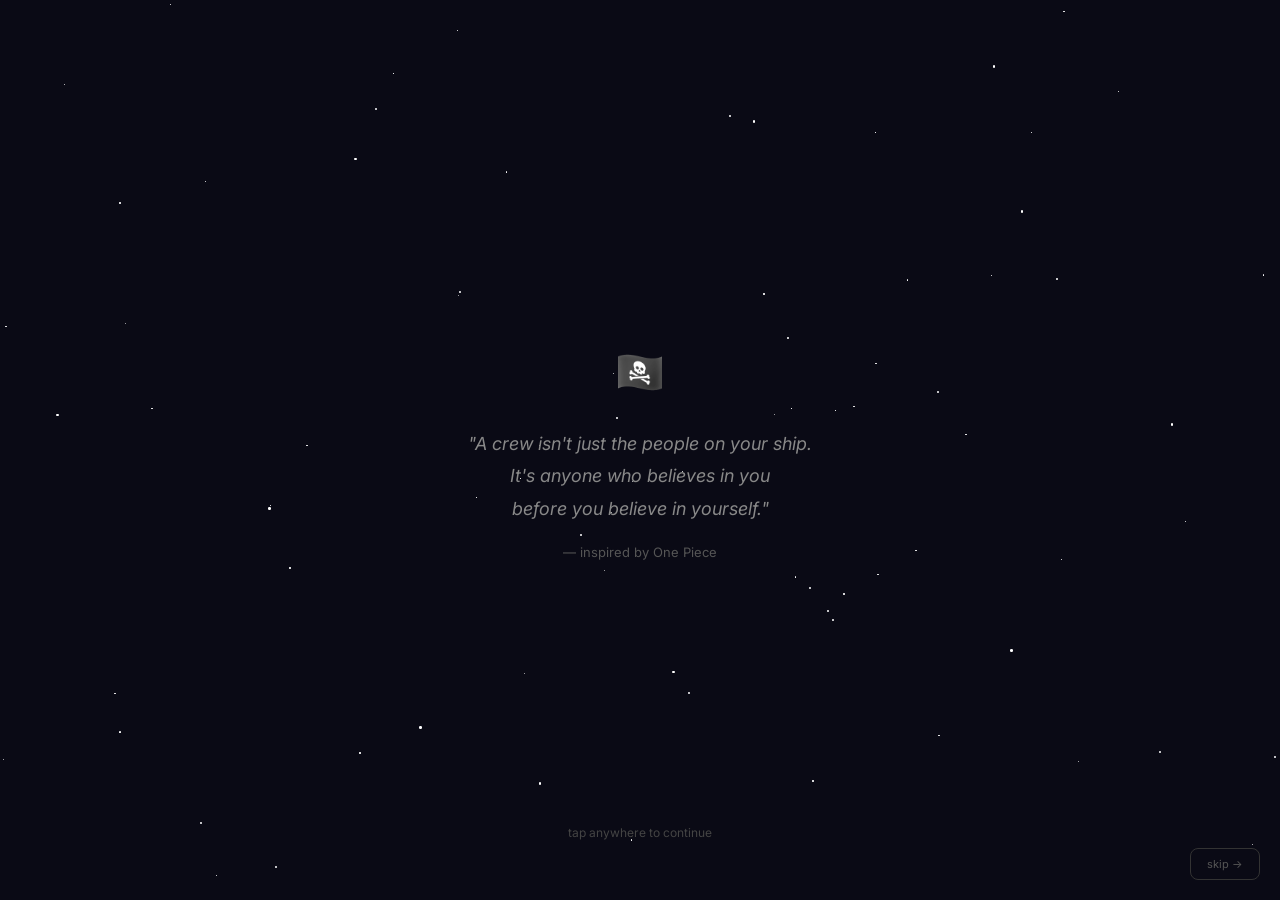
<file: index.html>
<!DOCTYPE html>
<html lang="en">
<head>
<meta charset="UTF-8">
<meta name="viewport" content="width=device-width, initial-scale=1.0">
<title>William's HQ</title>
<link rel="manifest" href="manifest.json">
<meta name="theme-color" content="#0f1d42">
<meta name="apple-mobile-web-app-capable" content="yes">
<meta name="apple-mobile-web-app-status-bar-style" content="black-translucent">
<meta name="apple-mobile-web-app-title" content="HQ">
<meta name="mobile-web-app-capable" content="yes">
<meta name="application-name" content="William's HQ">
<link rel="apple-touch-icon" href="apple-touch-icon.png">
<link rel="apple-touch-icon" sizes="120x120" href="apple-touch-icon-120.png">
<link rel="apple-touch-icon" sizes="152x152" href="apple-touch-icon-152.png">
<link rel="apple-touch-icon" sizes="167x167" href="apple-touch-icon-167.png">
<link rel="apple-touch-icon" sizes="180x180" href="apple-touch-icon.png">
<link rel="apple-touch-icon-precomposed" href="apple-touch-icon.png">
<link rel="icon" type="image/png" sizes="192x192" href="icon-192.png">
<link rel="icon" type="image/png" sizes="512x512" href="icon-512.png">
<link rel="shortcut icon" href="icon-192.png">
<link href="https://fonts.googleapis.com/css2?family=Inter:wght@400;600;700;800;900&family=Bangers&display=swap" rel="stylesheet">
<!-- Offline-first telemetry — must load before any JS. If it fails, app is unaffected. -->
<script>
// Defensive guard: if telemetry.js fails to load, stubs prevent ReferenceErrors
window.initTelemetry = window.initTelemetry || function(){};
window.sendHeartbeat = window.sendHeartbeat || function(){};
window.logReceipt    = window.logReceipt    || function(){};
window.logEvent      = window.logEvent      || function(){};
</script>
<script src="telemetry.js" onerror="console.warn('[Telemetry] telemetry.js failed to load — app continues normally')"></script>
<style>
* { margin: 0; padding: 0; box-sizing: border-box; }
body {
  font-family: 'Inter', sans-serif;
  background: linear-gradient(180deg, #0f1d42 0%, #1a2d5e 100%);
  color: #fff;
  min-height: 100vh;
  display: flex;
  justify-content: center;
}
.app {
  width: 100%;
  min-height: 100vh;
  position: relative;
  overflow: hidden;
}

/* ═══ HEADER ═══ */
.header {
  padding: 16px 20px 12px;
  display: flex;
  align-items: center;
  justify-content: space-between;
}
.header-left { display: flex; align-items: center; gap: 10px; }
.header-left img { width: 40px; height: 40px; border-radius: 12px; object-fit: cover; border: 2px solid #FF9933; }
.header-title { font-family: 'Bangers', cursive; font-size: 24px; letter-spacing: 2px; color: #FF9933; }
.header-right { display: flex; align-items: center; gap: 8px; font-size: 11px; color: #8899cc; }
.mode-btn { width: 32px; height: 32px; border-radius: 8px; border: 1px solid #2d4488; background: rgba(255,255,255,0.05); color: #8899cc; font-size: 14px; cursor: pointer; display: flex; align-items: center; justify-content: center; }

/* ═══ HEALTH BAR ═══ */
.health { display: flex; align-items: center; gap: 8px; padding: 0 20px 12px; }
.health span { font-size: 9px; color: #8899cc; font-weight: 700; }
.hbar { flex: 1; height: 5px; background: rgba(255,255,255,0.06); border-radius: 3px; }
.hbar div { height: 100%; background: #44DD55; border-radius: 3px; width: 100%; }

/* ═══ HERO ═══ */
.hero {
  margin: 0 0 16px;
  border-radius: 20px;
  overflow: hidden;
  position: relative;
  cursor: pointer;
}
.hero img { width: 100%; display: block; }

.hero .hero-overlay {
  position: absolute; inset: 0;
  background: linear-gradient(0deg, rgba(10,15,40,0.9) 20%, rgba(10,15,40,0) 70%);
  display: flex; flex-direction: column; justify-content: flex-end; padding: 18px;
}
.hero h2 { font-family: 'Bangers', cursive; font-size: 26px; letter-spacing: 2px; }
.hero p { font-size: 12px; color: #8899cc; margin-top: 2px; }

/* ═══ GRID BUTTONS ═══ */
.grid {
  display: grid;
  grid-template-columns: repeat(4, 1fr);
  gap: 12px;
  padding: 0 0 16px;
}
.grid-btn {
  display: flex; flex-direction: column; align-items: center; justify-content: center;
  padding: 16px 8px;
  background: #1e3068;
  border: 2px solid #2d4488;
  border-radius: 18px;
  cursor: pointer;
  transition: all 0.15s;
  text-decoration: none;
  color: #fff;
}
.grid-btn:hover { border-color: #33DDDD; transform: translateY(-2px); }
.grid-btn:active { transform: scale(0.95); }
.grid-btn .ico { font-size: 28px; margin-bottom: 6px; }
.grid-btn .lbl { font-size: 11px; font-weight: 800; text-align: center; }

/* ═══ QUICK CARDS (2-up) ═══ */
.two-up {
  display: grid; grid-template-columns: 1fr 1fr; gap: 12px;
  padding: 0 0 16px;
}
.quick-card {
  border-radius: 16px; overflow: hidden; position: relative;
  cursor: pointer; border: 2px solid #2d4488;
  transition: all 0.15s;
}
.quick-card:hover { border-color: #33DDDD; transform: translateY(-2px); }
.quick-card img { width: 100%; display: block; }
.quick-card .qc-overlay {
  position: absolute; inset: 0;
  background: linear-gradient(0deg, rgba(10,15,40,0.9) 20%, rgba(10,15,40,0) 70%);
  display: flex; align-items: flex-end; padding: 12px; pointer-events: none;
}
.quick-card h3 { font-size: 15px; font-weight: 900; }

/* ═══ VIEWS ═══ */
.view { display: none; padding: 0 0 80px; }
.view.active { display: block; }
.view-header {
  border-radius: 18px; overflow: hidden; position: relative;
  margin-bottom: 14px;
}
.view-header img { width: 100%; display: block; }
.view-header .vh-overlay {
  position: absolute; inset: 0;
  background: linear-gradient(0deg, rgba(10,15,40,0.95) 20%, rgba(10,15,40,0) 70%);
  display: flex; align-items: flex-end; padding: 16px;
}
.view-header h2 { font-family: 'Bangers', cursive; font-size: 24px; letter-spacing: 1px; }
.back { display: inline-flex; align-items: center; gap: 6px; padding: 8px 14px; border-radius: 10px; border: 2px solid #2d4488; background: #1e3068; color: #8899cc; font-size: 12px; font-weight: 700; cursor: pointer; margin-bottom: 12px; font-family: 'Inter'; }
.back:hover { border-color: #33DDDD; color: #33DDDD; }

/* ═══ CHAT ═══ */
.chat-wrap { display: flex; flex-direction: column; height: calc(100vh - 140px); }
.chat-msgs { flex: 1; overflow-y: auto; display: flex; flex-direction: column; gap: 10px; padding: 8px 0; }
.chat-row { display: flex; gap: 8px; align-items: flex-start; animation: msgIn 0.3s ease; }
.chat-row.user { flex-direction: row-reverse; }
@keyframes msgIn { from{opacity:0;transform:translateY(10px);} to{opacity:1;transform:translateY(0);} }
.chat-av { width: 34px; height: 34px; border-radius: 10px; object-fit: cover; flex-shrink: 0; }
.cb { max-width: 80%; padding: 10px 14px; border-radius: 16px; font-size: 14px; line-height: 1.5; }
.cb.bean { background: rgba(255,153,51,0.12); border: 2px solid rgba(255,153,51,0.25); border-bottom-left-radius: 4px; }
.cb.jarvis { background: rgba(85,170,255,0.12); border: 2px solid rgba(85,170,255,0.25); border-bottom-left-radius: 4px; }
.cb.user-msg { background: rgba(51,221,221,0.1); border: 2px solid rgba(51,221,221,0.15); border-bottom-right-radius: 4px; }
.chat-sender { font-size: 11px; font-weight: 800; margin-bottom: 2px; }
.bean .chat-sender { color: #FF9933; }
.jarvis .chat-sender { color: #55AAFF; }
.chat-input { display: flex; gap: 8px; padding: 10px 0; border-top: 2px solid #2d4488; }
.chat-input input { flex: 1; padding: 12px; border-radius: 14px; border: 2px solid #2d4488; background: #1e3068; color: #fff; font-size: 14px; font-family: 'Inter'; outline: none; }
.chat-input input:focus { border-color: #33DDDD; }
.chat-input button { padding: 12px 18px; border-radius: 14px; border: none; font-weight: 800; font-size: 14px; cursor: pointer; font-family: 'Inter'; }
.send-bean { background: #FF9933; color: #000; }
.send-jarvis { background: #55AAFF; color: #fff; }

/* ═══ TASKS ═══ */
.task { display: flex; align-items: center; gap: 10px; padding: 12px; background: #1e3068; border: 2px solid #2d4488; border-radius: 14px; margin-bottom: 8px; cursor: pointer; }
.task:hover { border-color: #33DDDD; }
.task .tc { width: 22px; height: 22px; border-radius: 6px; border: 2px solid #2d4488; display: flex; align-items: center; justify-content: center; font-size: 12px; }
.task .tc.done { background: #44DD55; border-color: #44DD55; }
.task .tt { font-size: 13px; font-weight: 600; }
.task .td { font-size: 11px; color: #8899cc; }
.subj { font-size: 9px; font-weight: 800; padding: 2px 7px; border-radius: 5px; }

/* ═══ SCHEDULE ═══ */
.sched-item { display: flex; gap: 10px; margin-bottom: 10px; align-items: center; }
.sched-time { font-size: 11px; font-weight: 800; color: #8899cc; width: 50px; text-align: right; flex-shrink: 0; }
.sched-card { flex: 1; display: flex; align-items: center; gap: 10px; padding: 10px; background: #1e3068; border: 2px solid #2d4488; border-radius: 14px; }
.sched-card img { width: 44px; height: 44px; border-radius: 10px; object-fit: cover; }
.sched-card .sc-title { font-size: 13px; font-weight: 700; }
.sched-card .sc-sub { font-size: 10px; color: #8899cc; }

/* ═══ BRAIN MODE ═══ */
.topic-grid { display: grid; grid-template-columns: 1fr 1fr 1fr 1fr; gap: 10px; }
.topic {
  border-radius: 14px; overflow: hidden; position: relative;
  cursor: pointer; border: 2px solid #2d4488; transition: all 0.15s;
}
.topic:hover { border-color: #33DDDD; transform: translateY(-2px); }
.topic img { width: 100%; display: block; }
.topic .t-ov { position: absolute; inset: 0; background: linear-gradient(0deg, rgba(10,15,40,0.9) 25%, rgba(10,15,40,0) 70%); display: flex; flex-direction: column; justify-content: flex-end; padding: 10px; pointer-events: none; }
.topic h4 { font-size: 13px; font-weight: 900; }

/* ═══ BRAIN DUMP ═══ */
.dump-in { display: flex; gap: 8px; margin-bottom: 12px; }
.dump-in input { flex: 1; padding: 12px; border-radius: 14px; border: 2px solid #2d4488; background: #1e3068; color: #fff; font-size: 14px; font-family: 'Inter'; outline: none; }
.dump-in button { padding: 12px 16px; border-radius: 14px; border: none; background: #33DDDD; color: #000; font-weight: 800; cursor: pointer; font-family: 'Inter'; }
.dump-item { display: flex; gap: 8px; padding: 10px 12px; background: #1e3068; border: 2px solid #2d4488; border-radius: 12px; margin-bottom: 6px; }

/* ═══ XP ═══ */
.xp-card { background: #1e3068; border: 2px solid #2d4488; border-radius: 18px; padding: 20px; text-align: center; margin-bottom: 14px; }
.xp-title { font-family: 'Bangers', cursive; font-size: 28px; letter-spacing: 2px; }
.xp-bar { height: 12px; background: rgba(255,255,255,0.06); border-radius: 6px; margin: 10px 0; overflow: hidden; }
.xp-fill { height: 100%; background: linear-gradient(90deg, #FF9933, #33DDDD); border-radius: 6px; transition: width 0.5s; }
.streaks { display: grid; grid-template-columns: 1fr 1fr 1fr; gap: 8px; margin-bottom: 14px; }
.streak-card { background: #1e3068; border: 2px solid #2d4488; border-radius: 14px; padding: 12px; text-align: center; }
.streak-num { font-size: 22px; font-weight: 900; }
.streak-lbl { font-size: 10px; color: #8899cc; }

/* ═══ GAMES ═══ */
.game-grid { display: grid; grid-template-columns: 1fr 1fr 1fr; gap: 12px; }
.game-card { border-radius: 14px; overflow: hidden; position: relative; border: 2px solid #2d4488; transition: all 0.15s; }
.game-card:hover { border-color: #33DDDD; transform: translateY(-2px); }
.game-card img { width: 100%; display: block; }
.game-card .g-ov { position: absolute; inset: 0; background: linear-gradient(0deg, rgba(10,15,40,0.9) 25%, rgba(10,15,40,0) 70%); display: flex; flex-direction: column; justify-content: flex-end; padding: 10px; pointer-events: none; }

/* ═══ SOS ═══ */
.sos { position: fixed; bottom: 16px; right: 16px; width: 48px; height: 48px; border-radius: 50%; background: #FF5555; border: 2px solid #ff8888; color: #fff; font-size: 10px; font-weight: 900; cursor: pointer; z-index: 999; display: flex; align-items: center; justify-content: center; font-family: 'Inter'; box-shadow: 0 2px 12px rgba(255,0,0,0.3); }
.sos-overlay { display:none; position:fixed; inset:0; background:rgba(0,0,0,0.85); z-index:10000; align-items:center; justify-content:center; }
.sos-overlay.active { display:flex; }
.sos-modal { background:#1e3068; border:3px solid #FF5555; border-radius:20px; padding:24px; max-width:340px; width:90%; text-align:center; }

/* ═══ SCHOOL MODE ═══ */
body.discreet { background: #f0f2f5; }
body.discreet .app { background: #f0f2f5; }
body.discreet .header-title { color: #333; font-family: 'Inter'; font-size: 16px; }
body.discreet .grid-btn { background: #fff; border-color: #ddd; color: #333; }
body.discreet .task, body.discreet .sched-card, body.discreet .xp-card, body.discreet .streak-card, body.discreet .dump-item { background: #fff; border-color: #ddd; color: #333; }
body.discreet .hero, body.discreet .quick-card, body.discreet .view-header, body.discreet .topic, body.discreet .game-card { opacity: 0.15; }
body.discreet .cb { background: #f5f5f5; border-color: #ddd; color: #333; }

/* ═══ POPUPS ═══ */
.xp-popup { position:fixed; top:40%; left:50%; transform:translate(-50%,-50%); font-size:28px; font-weight:900; color:#44DD55; pointer-events:none; z-index:9998; animation:xpPop 1.5s ease forwards; font-family:'Bangers',cursive; letter-spacing:2px; text-shadow:0 0 20px rgba(68,221,85,0.5); }
@keyframes xpPop { 0%{opacity:0;transform:translate(-50%,-50%) scale(0.5);} 30%{opacity:1;transform:translate(-50%,-50%) scale(1.2);} 100%{opacity:0;transform:translate(-50%,-120%) scale(0.8);} }
.floater { position:fixed; pointer-events:none; z-index:0; opacity:0; animation:floatUp 20s linear forwards; }
@keyframes floatUp { 0%{transform:translateY(100vh);opacity:0;} 10%{opacity:0.1;} 90%{opacity:0.06;} 100%{transform:translateY(-80px);opacity:0;} }

/* ═══════════════════════════════════════════════════════════════
   MOBILE-FIRST OVERRIDES — Samsung 360px / iPhone SE 375px / iPhone 414px
   Added 2026-04-20 after Admiral caught desktop-only build on William's Samsung
   Skill: skills/no-silent-deploys + skills/william-hq-app (mobile-first rule)
   ═══════════════════════════════════════════════════════════════ */
@media (max-width: 480px) {
  html, body { overflow-x: hidden !important; max-width: 100vw !important; }
  .app { max-width: 100vw !important; overflow-x: hidden !important; }
  * { max-width: 100vw; box-sizing: border-box; }
  img, video { max-width: 100% !important; height: auto !important; }

  /* Header tighter */
  .header { padding: 12px 14px 10px !important; flex-wrap: wrap; gap: 6px; }
  .header h1, .title, .page-title { font-size: 26px !important; line-height: 1.1 !important; letter-spacing: 1px !important; }

  /* Character cards side-by-side, shrink proportionally */
  .character-card, .char-card, .mrbean-card, .jarvis-card,
  [class*="character"], [class*="char-"] {
    width: 48% !important;
    max-width: 48vw !important;
    height: auto !important;
    min-height: auto !important;
  }
  .character-card img, .char-card img { width: 100% !important; height: auto !important; }

  /* Subject/task images scale down */
  .task-img, .subject-img, .task-image, img[width="378"], img[width="500"] {
    max-width: 100% !important; width: 100% !important; height: auto !important;
  }

  /* Bangers neon titles shrink */
  [style*="Bangers"], .bangers, .neon-title, .subject-title, h1, h2 {
    font-size: clamp(22px, 7vw, 32px) !important;
  }
  h3, .subject-name, .task-title { font-size: clamp(16px, 5vw, 22px) !important; }

  /* Button grid: 5-col → 3-col on phone */
  .button-grid, .buttons, .tile-grid, .feature-grid,
  [class*="grid"]:not([class*="flashcard"]):not([class*="calendar"]) {
    grid-template-columns: repeat(3, 1fr) !important;
    gap: 8px !important;
    padding: 0 10px !important;
  }

  /* 25-button home action grid — force 3 cols, override inline repeat(6,1fr) */
  .home-grid {
    grid-template-columns: repeat(3, 1fr) !important;
    gap: 8px !important;
    padding: 0 12px !important;
  }
  .home-grid .grid-btn {
    min-height: 74px !important;
    padding: 10px 4px !important;
  }
  .home-grid .ico { font-size: 26px !important; }
  .home-grid .lbl { font-size: 11px !important; }
  .tile, .feature, .btn-tile, button.tile {
    font-size: 12px !important;
    padding: 12px 6px !important;
    min-height: 72px !important;
  }
  .tile .emoji, .tile .icon, .feature .icon { font-size: 24px !important; }

  /* Generic padding tightening */
  section, .section, .panel, .card, .container {
    padding: 12px 14px !important;
    margin: 8px 10px !important;
  }

  /* Timer bar & SOS stay prominent */
  .timer-bar, .persistent-timer {
    padding: 8px 12px !important; font-size: 14px !important;
  }
  .sos, .sos-btn, [class*="sos"] {
    width: 56px !important; height: 56px !important;
    bottom: 16px !important; right: 16px !important;
    font-size: 14px !important;
  }

  /* Tables scroll horizontally instead of overflowing */
  table { display: block; overflow-x: auto; white-space: nowrap; }

  /* Task rows stack image above steps */
  .task-row, .task-item { flex-direction: column !important; }
  .task-row .task-img, .task-item .task-img { width: 100% !important; max-height: 180px !important; object-fit: cover !important; }

  /* Kill any hardcoded 500/600 wide blocks */
  [style*="width:500"], [style*="width: 500"],
  [style*="width:600"], [style*="width: 600"],
  [style*="width:378"], [style*="width: 378"] {
    width: 100% !important; max-width: 100% !important;
  }

  /* Briefing list readable */
  .briefing, .briefing-list, ul, ol { font-size: 14px !important; padding-left: 18px !important; }
  .briefing li, li { margin: 4px 0 !important; }

  /* Modal / full-screen timer */
  .modal, .fullscreen { padding: 16px !important; }
}

/* Tablet breakpoint */
@media (min-width: 481px) and (max-width: 768px) {
  .character-card, .char-card { width: 45% !important; }
  .button-grid, .buttons, .tile-grid, .feature-grid { grid-template-columns: repeat(4, 1fr) !important; }
}
</style>
</head>
<body>
<div class="app">
<!-- ═════ LIVE CANVAS FEED — inserted 2026-04-20 23:15 ═════ -->
<div id="canvas-live" style="margin:12px;padding:14px 16px;background:linear-gradient(135deg,#1a2d5e,#2a4088);border:2px solid #FF9933;border-radius:14px;box-shadow:0 0 20px rgba(255,153,51,0.3)">
  <div style="display:flex;align-items:center;justify-content:space-between;margin-bottom:8px">
    <div style="font-family:'Bangers',sans-serif;font-size:22px;color:#FF9933;letter-spacing:1px">⏰ LIVE FROM CANVAS</div>
    <div id="canvas-synced" style="font-size:10px;color:#88bbff"></div>
  </div>
  <div id="canvas-list" style="display:flex;flex-direction:column;gap:8px">Loading...</div>
</div>
<script>
(async () => {
  try {
    const r = await fetch('canvas-feed.json?t=' + Date.now());
    const d = await r.json();
    const list = document.getElementById('canvas-list');
    const synced = document.getElementById('canvas-synced');
    synced.textContent = 'Synced ' + (d.synced_at||'').slice(0,16).replace('T',' ');
    // Telemetry: log canvas sync event
    try { logEvent('canvas_sync', {count: (d.todo||[]).length, synced_at: d.synced_at}); } catch(e){}
    if (!d.todo || d.todo.length === 0) {
      list.innerHTML = '<div style="color:#44DD55;font-size:14px">✅ Nothing urgent right now — you\'re clear!</div>';
      return;
    }
    list.innerHTML = '';
    for (const t of d.todo) {
      const due = (t.due_at||'').slice(0,16).replace('T',' ');
      const dueDate = t.due_at ? new Date(t.due_at) : null;
      const now = new Date();
      const daysLeft = dueDate ? Math.ceil((dueDate - now) / 86400000) : null;
      const urgent = daysLeft !== null && daysLeft <= 3;
      const row = document.createElement('div');
      row.style.cssText = 'padding:10px 12px;background:' + (urgent ? 'rgba(255,85,85,0.15)' : 'rgba(68,221,85,0.08)') + ';border-left:3px solid ' + (urgent ? '#FF5555' : '#44DD55') + ';border-radius:8px';
      row.innerHTML = '<div style="font-size:14px;font-weight:700;color:#fff;margin-bottom:4px">' + (t.name||'') + '</div>' +
                      '<div style="font-size:12px;color:#FFD580">📚 ' + (t.course_name||'') + '</div>' +
                      '<div style="font-size:13px;color:' + (urgent ? '#FF5555' : '#44DD55') + ';margin-top:4px;font-weight:600">' +
                      '⏰ ' + due + (daysLeft !== null ? ' — ' + (daysLeft <= 0 ? 'DUE NOW' : daysLeft + ' day' + (daysLeft===1?'':'s') + ' left') : '') + '</div>';
      list.appendChild(row);
    }
  } catch (e) {
    document.getElementById('canvas-list').innerHTML = '<div style="color:#FF5555;font-size:12px">Canvas sync not available right now.</div>';
  }
})();
</script>
<!-- ═════ END CANVAS FEED ═════ -->

<!-- ═════ PRE-TEACH — TOMORROW'S SUBJECTS (generated overnight) ═════ -->
<div id="preteach-live" style="margin:12px;padding:14px 16px;background:linear-gradient(135deg,#2a1a5e,#40288a);border:2px solid #33DDDD;border-radius:14px;box-shadow:0 0 20px rgba(51,221,221,0.25);display:none">
  <div style="display:flex;align-items:center;justify-content:space-between;margin-bottom:10px">
    <div style="font-family:'Bangers',sans-serif;font-size:22px;color:#33DDDD;letter-spacing:1px">🧠 READY FOR TOMORROW</div>
    <div id="preteach-date" style="font-size:11px;color:#aaccff"></div>
  </div>
  <div id="preteach-cards" style="display:flex;flex-direction:column;gap:10px"></div>
</div>
<script>
(async () => {
  try {
    const r = await fetch('pre-teach-tomorrow.json?t=' + Date.now());
    if (!r.ok) return;
    const d = await r.json();
    if (!d.cards || d.cards.length === 0) return;
    document.getElementById('preteach-live').style.display = 'block';
    document.getElementById('preteach-date').textContent = 'Week ' + d.week + ' • ' + d.day + ' • ' + d.date;
    // Telemetry: log pre-teach render receipt
    try { logReceipt('preteach-' + (d.date || d.day || 'today'), 'rendered'); } catch(e){}
    const container = document.getElementById('preteach-cards');
    for (const c of d.cards) {
      const hasAssignments = c.assignments && c.assignments.length > 0;
      const card = document.createElement('div');
      card.style.cssText = 'padding:10px 12px;background:rgba(0,0,0,0.25);border-left:3px solid ' + (hasAssignments ? '#FF9933' : '#33DDDD') + ';border-radius:8px;cursor:pointer';
      card.onclick = () => {
        const body = card.querySelector('.preteach-body');
        body.style.display = body.style.display === 'none' ? 'block' : 'none';
      };
      const kpts = (c.three_key_things || []).map(k => '<li style="margin:2px 0">' + k + '</li>').join('');
      const asg = hasAssignments ? '<div style="margin-top:6px;font-size:12px;color:#FFD580">📌 ' + c.assignments.length + ' Canvas assignment' + (c.assignments.length>1?'s':'') + '</div>' : '';
      card.innerHTML =
        '<div style="display:flex;justify-content:space-between;align-items:center">' +
          '<div style="font-size:16px;font-weight:800;color:#fff">' + c.period + ' · ' + c.subject + '</div>' +
          '<div style="font-size:11px;color:#8899cc">tap ▾</div>' +
        '</div>' +
        asg +
        '<div class="preteach-body" style="display:none;margin-top:10px;font-size:13px;color:#ddeeff">' +
          '<div style="margin-bottom:6px;padding:8px;background:rgba(255,153,51,0.08);border-radius:6px;font-style:italic">🔥 ' + (c.hook || '') + '</div>' +
          '<ul style="padding-left:18px;margin:6px 0">' + kpts + '</ul>' +
          (c.practice_question ? '<div style="margin-top:8px;padding:8px;background:rgba(51,221,221,0.08);border-radius:6px"><strong>Try this:</strong> ' + c.practice_question + '</div>' : '') +
          (c.vocab && c.vocab.length ? '<div style="margin-top:8px;font-size:12px"><strong>Words:</strong> ' + c.vocab.join(', ') + '</div>' : '') +
        '</div>';
      container.appendChild(card);
    }
  } catch (e) {
    // silent — pre-teach is additive, never blocks home screen
  }
})();
</script>
<!-- ═════ END PRE-TEACH ═════ -->

  <!-- HEADER -->
  <div class="header">
    <div class="header-left">
      <img src="assets/mrbean-avatar.jpg" id="topAv">
      <div><div class="header-title">WILLIAM'S HQ</div><div style="font-size:11px;color:#8899cc;letter-spacing:1px;">Artist. Chef. Pirate. Work in progress. 🏴‍☠️</div></div>
    </div>
    <div class="header-right">
      <span id="clock"></span>
      <div class="mode-btn" onclick="toggleMode()">🏫</div>
    </div>
  </div>

  <!-- HEALTH -->
  <div class="health"><span>🧠</span><div class="hbar"><div id="hFill"></div></div><span id="hPct">100%</span></div>

  <!-- PERSISTENT TIMER BAR (always visible) -->
  <div style="margin:0 20px 12px;background:#1e3068;border:2px solid #33DDDD;border-radius:16px;padding:12px 18px;cursor:pointer;" onclick="goView('timer')">
    <div style="display:flex;align-items:center;justify-content:space-between;margin-bottom:6px;">
      <div style="font-family:'Bangers',cursive;font-size:20px;color:#33DDDD;" id="pTimerLabel">⏰ Loading...</div>
      <div style="font-size:14px;color:#FF9933;font-weight:900;" id="pTimerCountdown"></div>
    </div>
    <div style="height:8px;background:rgba(255,255,255,0.06);border-radius:4px;overflow:hidden;">
      <div id="pTimerBar" style="height:100%;background:linear-gradient(90deg,#FF9933,#33DDDD);border-radius:4px;transition:width 1s;width:0%;"></div>
    </div>
    <div style="display:flex;justify-content:space-between;font-size:11px;color:#555;margin-top:3px;"><span id="pTimerNext"></span><span>tap for full view</span></div>
  </div>

  <!-- ═══ HOME ═══ -->
  <div id="home" style="position: relative; min-height: calc(100vh - 80px);">
    <!-- WHAT NOW BUTTON -->
    <div onclick="whatNow()" style="margin:0 20px 14px;background:linear-gradient(135deg,#FF9933,#33DDDD);border-radius:20px;padding:18px 24px;cursor:pointer;text-align:center;transition:all 0.2s;" onmouseover="this.style.transform='translateY(-2px)'" onmouseout="this.style.transform='none'">
      <div style="font-family:'Bangers',cursive;font-size:32px;color:#000;letter-spacing:2px;">WHAT SHOULD I DO RIGHT NOW?</div>
      <div style="font-size:14px;color:rgba(0,0,0,0.6);margin-top:4px;">Tap and I'll tell you the ONE thing to focus on</div>
    </div>

    <!-- WHAT NOW OVERLAY -->
    <div id="whatNowOverlay" style="display:none;position:fixed;inset:0;background:rgba(0,0,0,0.92);z-index:10000;align-items:center;justify-content:center;flex-direction:column;padding:40px;">
      <div style="max-width:600px;text-align:center;">
        <div style="font-size:48px;margin-bottom:16px;" id="wnEmoji"></div>
        <div style="font-family:'Bangers',cursive;font-size:42px;color:#FF9933;letter-spacing:2px;text-shadow:0 0 30px rgba(255,153,51,0.6);" id="wnTitle"></div>
        <div style="font-size:22px;color:#8899cc;margin-top:12px;line-height:1.6;" id="wnDetail"></div>
        <div style="font-size:18px;color:#33DDDD;margin-top:16px;font-weight:700;" id="wnAction"></div>
        <div style="display:flex;gap:14px;justify-content:center;margin-top:24px;">
          <button onclick="startFiveMin();document.getElementById('whatNowOverlay').style.display='none';" style="padding:16px 32px;border-radius:16px;border:none;background:#44FF66;color:#000;font-weight:900;font-size:18px;cursor:pointer;font-family:'Bangers',cursive;letter-spacing:1px;">START 5 MIN ⚡</button>
          <button onclick="document.getElementById('whatNowOverlay').style.display='none'" style="padding:16px 32px;border-radius:16px;border:2px solid #2d4488;background:transparent;color:#8899cc;font-weight:700;font-size:16px;cursor:pointer;font-family:'Inter';">Got it</button>
        </div>
      </div>
    </div>

    <!-- DAILY BRIEFING CARD -->
    <div style="margin:0 20px 14px;background:linear-gradient(135deg,rgba(255,153,51,0.12),rgba(51,221,221,0.08));border:2px solid #FF9933;border-radius:20px;padding:20px;">
      <div style="font-family:'Bangers',cursive;font-size:28px;color:#FF9933;margin-bottom:8px;" id="briefTitle">🌅 TODAY'S BRIEFING</div>
      <div id="briefContent" style="font-size:16px;color:#8899cc;line-height:2;"></div>
    </div>

    <!-- Two big character cards - tall portrait style -->
    <div style="display: flex; gap: 16px; margin-bottom: 16px; padding: 0 20px; justify-content: center;">
      <div onclick="goChat('bean')" style="cursor: pointer; border-radius: 20px; overflow: hidden; border: 2px solid #2d4488; transition: all 0.2s; height: 500px; width: 378px; position: relative;">
        <img src="assets/mrbean-full.jpg" style="width: 100%; height: 100%; object-fit: cover; object-position: top;">
        <div style="position: absolute; bottom: 0; left: 0; right: 0; padding: 20px; background: linear-gradient(0deg, rgba(10,15,40,0.95) 0%, transparent 100%);">
          <div style="font-size: 22px; font-weight: 900; color: #FF9933;">💬 Mr Bean</div>
          <div style="font-size: 12px; color: #8899cc;">Your mate</div>
        </div>
      </div>
      <div onclick="goChat('jarvis')" style="cursor: pointer; border-radius: 20px; overflow: hidden; border: 2px solid #2d4488; transition: all 0.2s; height: 500px; width: 378px; position: relative;">
        <img src="assets/jarvis-avatar.jpg" style="width: 100%; height: 100%; object-fit: cover; object-position: top;">
        <div style="position: absolute; bottom: 0; left: 0; right: 0; padding: 20px; background: linear-gradient(0deg, rgba(10,15,40,0.95) 0%, transparent 100%);">
          <div style="font-size: 22px; font-weight: 900; color: #55AAFF;">🤖 Jarvis</div>
          <div style="font-size: 12px; color: #8899cc;">Your mentor</div>
        </div>
      </div>
    </div>

    <!-- Action buttons -->
    <div class="home-grid" style="display: grid; grid-template-columns: repeat(6, 1fr); gap: 10px; padding: 0 20px;">
      <div class="grid-btn" onclick="goView('games');logEvent('interaction',{button_id:'games'})"><div class="ico">⚡</div><div class="lbl">Games</div></div>
      <div class="grid-btn" onclick="goView('tasks');logEvent('interaction',{button_id:'tasks'})"><div class="ico">✅</div><div class="lbl">Tasks</div></div>
      <div class="grid-btn" onclick="goView('schedule');logEvent('interaction',{button_id:'schedule'})"><div class="ico">📅</div><div class="lbl">Today</div></div>
      <div class="grid-btn" onclick="goView('brain');logEvent('interaction',{button_id:'brain'})"><div class="ico">🧠</div><div class="lbl">Brain</div></div>
      <div class="grid-btn" onclick="goView('dump');logEvent('interaction',{button_id:'dump'})"><div class="ico">💭</div><div class="lbl">Dump</div></div>
      <div class="grid-btn" onclick="goView('xp');logEvent('interaction',{button_id:'xp'})"><div class="ico">🎮</div><div class="lbl">Level</div></div>
    <div class="grid-btn" onclick="goView('journey');logEvent&&logEvent('interaction',{button_id:'journey'})"><div class="ico">🗺️</div><div class="lbl">My Map</div></div>
    <div class="grid-btn" onclick="goView('timetable')"><div class="ico">📆</div><div class="lbl">Timetable</div></div>
    <div class="grid-btn" onclick="goView('bag')"><div class="ico">🎒</div><div class="lbl">Bag</div></div>
    <div class="grid-btn" onclick="goView('exams')"><div class="ico">🧪</div><div class="lbl">Exams</div></div>
    <div class="grid-btn" onclick="goView('timer')"><div class="ico">⏰</div><div class="lbl">Timer</div></div>
    <div class="grid-btn" onclick="goView('myworld')"><div class="ico">🌟</div><div class="lbl">My World</div></div>
    <div class="grid-btn" onclick="goView('review')"><div class="ico">🏆</div><div class="lbl">Review</div></div>
    <div class="grid-btn" onclick="goView('study')"><div class="ico">📚</div><div class="lbl">Study</div></div>
    <div class="grid-btn" onclick="goView('goals')"><div class="ico">🎯</div><div class="lbl">Goals</div></div>
    <div class="grid-btn" onclick="goView('week')"><div class="ico">🗓️</div><div class="lbl">Week</div></div>
    <div class="grid-btn" onclick="goView('notes')"><div class="ico">📝</div><div class="lbl">Notes</div></div>
    <div class="grid-btn" onclick="goView('photo')"><div class="ico">📸</div><div class="lbl">Photo</div></div>
    <div class="grid-btn" onclick="goView('therapy')"><div class="ico">💪</div><div class="lbl">My Team</div></div>
    <div class="grid-btn" onclick="goView('meds')"><div class="ico">💊</div><div class="lbl">Meds</div></div>
    <div class="grid-btn" onclick="goView('bedtime')"><div class="ico">😴</div><div class="lbl">Bedtime</div></div>
    <div class="grid-btn" onclick="goView('social')"><div class="ico">👋</div><div class="lbl">Social</div></div>
    <div class="grid-btn" onclick="goView('reading')"><div class="ico">📖</div><div class="lbl">Reading</div></div>
    <div class="grid-btn" onclick="goView('rewards')"><div class="ico">🏆</div><div class="lbl">Rewards</div></div>
    <div class="grid-btn" onclick="startFiveMin()"><div class="ico">⏱️</div><div class="lbl">Just 5!</div></div>
    <div class="grid-btn" onclick="goView('tomorrow')"><div class="ico">💡</div><div class="lbl">Tomorrow</div></div>
    <div class="grid-btn" onclick="goView('flash')"><div class="ico">🃏</div><div class="lbl">Flash</div></div>
    <div class="grid-btn" onclick="goView('spelling')"><div class="ico">🔤</div><div class="lbl">Spelling</div></div>
    <div class="grid-btn" onclick="goView('body')"><div class="ico">💪</div><div class="lbl">Body</div></div>
    <div class="grid-btn" onclick="goView('readaloud')"><div class="ico">🎤</div><div class="lbl">Read</div></div>
    </div>
  </div>

  <!-- ═══ CHAT ═══ -->
  <div class="view" id="view-chat">
    <button class="back" onclick="goHome()">← Home</button>
    <div style="display:flex; gap:8px; margin-bottom:10px;">
      <div class="quick-card" style="flex:1;" onclick="selectChar('bean')"><img src="assets/mrbean-avatar.jpg"><div class="qc-overlay"><h3 style="font-size:13px;">🐻 Bean</h3></div></div>
      <div class="quick-card" style="flex:1;" onclick="selectChar('jarvis')"><img src="assets/jarvis-avatar.jpg"><div class="qc-overlay"><h3 style="font-size:13px;">🤖 Jarvis</h3></div></div>
    </div>
    <div class="chat-wrap">
      <div class="chat-msgs" id="chatMsgs">
        <div class="chat-row"><img src="assets/mrbean-avatar.jpg" class="chat-av" style="border:2px solid #FF9933;"><div class="cb bean"><div class="chat-sender">🐻 Mr Bean</div>Hey William 👋 What's up?</div></div>
      </div>
      <div class="chat-input">
        <input type="text" id="msgIn" placeholder="Ask me anything..." onkeydown="if(event.key==='Enter')sendMsg()">
        <button class="send-bean" id="sendBtn" onclick="sendMsg()">Send</button>
      </div>
    </div>
  </div>

  <!-- ═══ TASKS ═══ -->
  <div class="view" id="view-tasks">
    <button class="back" onclick="goHome()">← Home</button>
    <div style="padding: 8px 0 16px; display:flex; align-items:center; justify-content:space-between;">
      <h2 style="font-family:'Bangers',cursive; font-size:28px; letter-spacing:2px; color:#FF9933;">✅ My Tasks</h2>
      <div style="display:flex;align-items:center;gap:10px;">
        <video id="focusCamVideo" style="width:120px;height:90px;border-radius:10px;border:2px solid #2d4488;object-fit:cover;background:#000;" muted></video>
        <div>
          <div id="focusCamStatus" style="font-size:12px;color:#8899cc;font-weight:700;">⏸ Off</div>
          <button onclick="focusCamActive?stopFocusCam():startFocusCam()" style="margin-top:4px;padding:6px 12px;border-radius:8px;border:2px solid #33DDDD;background:rgba(51,221,221,0.1);color:#33DDDD;font-size:11px;font-weight:800;cursor:pointer;font-family:'Inter';">📷 Focus Cam</button>
        </div>
      </div>
    </div>
    <div style="font-size:11px; font-weight:800; color:#8899cc; margin-bottom:8px;">DUE TODAY</div>
    <!-- MATHS -->
    <div style="display:flex; gap:16px; background:#1e3068; border:2px solid #2d4488; border-radius:20px; overflow:hidden; margin-bottom:12px;">
      <img src="assets/mrbean-maths.jpg" style="width:378px; flex-shrink:0; object-fit:cover; object-position:top;">
      <div style="flex:1; padding:24px; display:flex; flex-direction:column; gap:12px;">
        <div style="font-family:'Bangers',cursive; font-size:42px; letter-spacing:1px; color:#00EEFF; text-shadow: 0 0 25px rgba(0,238,255,0.9);">Maths — Fractions Worksheet</div>
        <div style="font-size:16px; color:#8899cc; margin-bottom:6px;">📅 Due: Monday 7 April &nbsp;|&nbsp; Mrs S (J7)</div>
        <div style="font-size:15px; color:#8899cc; margin-bottom:10px; padding:10px; background:rgba(85,170,255,0.08); border-radius:8px;">Adding and subtracting fractions with different denominators. 10 questions.</div>
        <div onclick="this.querySelector('.tc').textContent=this.querySelector('.tc').textContent==='⬜'?'✅':'⬜';addXP(5,'✅ Step done')" style="display:flex;align-items:center;gap:10px;padding:14px;background:#0f1d42;border-radius:12px;cursor:pointer;"><span class="tc" style="font-size:18px;">✅</span><span style="font-size:18px;font-weight:600;">Read worksheet top to bottom (5 min)</span></div>
        <div onclick="this.querySelector('.tc').textContent=this.querySelector('.tc').textContent==='⬜'?'✅':'⬜';addXP(5,'✅ Step done')" style="display:flex;align-items:center;gap:10px;padding:14px;background:#0f1d42;border-radius:12px;cursor:pointer;"><span class="tc" style="font-size:18px;">✅</span><span style="font-size:18px;font-weight:600;">Questions 1–5 (20 min)</span></div>
        <div style="display:flex;align-items:center;gap:8px;padding:10px 12px;background:rgba(68,221,85,0.1);border:1px solid #44DD55;border-radius:10px;">
          <span style="font-size:16px;">🏃</span><span style="font-size:17px;color:#44DD55;font-weight:700;">BREAK — Pick one:</span>
          <div style="font-size:14px;color:#8899cc;margin-left:8px;">20 star jumps • 30s plank • 10 squats • 5 push-ups • 30s dead bug</div>
        </div>
        <div onclick="this.querySelector('.tc').textContent=this.querySelector('.tc').textContent==='⬜'?'✅':'⬜';addXP(5,'✅ Step done')" style="display:flex;align-items:center;gap:10px;padding:14px;background:#0f1d42;border-radius:12px;cursor:pointer;"><span class="tc" style="font-size:18px;">⬜</span><span style="font-size:18px;font-weight:600;">Questions 6–10 (20 min)</span></div>
        <div onclick="this.querySelector('.tc').textContent=this.querySelector('.tc').textContent==='⬜'?'✅':'⬜';addXP(15,'✅ Task done!')" style="display:flex;align-items:center;gap:10px;padding:12px;background:rgba(255,153,51,0.1);border:2px solid #FF9933;border-radius:10px;cursor:pointer;"><span class="tc" style="font-size:18px;">⬜</span><span style="font-size:20px;font-weight:800;color:#FF9933;">✅ ALL DONE — Tick this when finished!</span></div>
      </div>
    </div>

    <div style="font-size:11px; font-weight:800; color:#8899cc; margin:12px 0 8px;">THIS WEEK</div>

    <!-- ENGLISH -->
    <div style="display:flex; gap:16px; background:#1e3068; border:2px solid #2d4488; border-radius:20px; overflow:hidden; margin-bottom:12px;">
      <img src="assets/mrbean-english.jpg" style="width:378px; flex-shrink:0; object-fit:cover; object-position:top;">
      <div style="flex:1; padding:16px; display:flex; flex-direction:column; gap:8px;">
        <div style="font-family:'Bangers',cursive; font-size:42px; letter-spacing:1px; color:#FF9933; text-shadow: 0 0 25px rgba(255,153,51,0.9);">English — Narrative Draft</div>
        <div style="font-size:16px; color:#8899cc; margin-bottom:6px;">📅 Due: Wednesday 9 April &nbsp;|&nbsp; Mrs E (H21)</div>
        <div style="font-size:15px; color:#8899cc; margin-bottom:10px; padding:10px; background:rgba(255,153,51,0.08); border-radius:8px;">Write a 300-word narrative about an adventure. Needs intro, 2 body paragraphs, conclusion.</div>
        <div onclick="this.querySelector('.tc').textContent=this.querySelector('.tc').textContent==='⬜'?'✅':'⬜'" style="display:flex;align-items:center;gap:10px;padding:14px;background:#0f1d42;border-radius:12px;cursor:pointer;"><span class="tc" style="font-size:18px;">⬜</span><span style="font-size:18px;font-weight:600;">Brainstorm: pick your adventure idea (5 min)</span></div>
        <div onclick="this.querySelector('.tc').textContent=this.querySelector('.tc').textContent==='⬜'?'✅':'⬜'" style="display:flex;align-items:center;gap:10px;padding:14px;background:#0f1d42;border-radius:12px;cursor:pointer;"><span class="tc" style="font-size:18px;">⬜</span><span style="font-size:18px;font-weight:600;">Write intro + body paragraph 1 (20 min)</span></div>
        <div style="display:flex;align-items:center;gap:8px;padding:8px 10px;background:rgba(68,221,85,0.1);border:1px solid #44DD55;border-radius:10px;"><span style="font-size:16px;">🏃</span><span style="font-size:17px;color:#44DD55;font-weight:700;">BREAK — Walk around, drink water, back in 5!</span></div>
        <div onclick="this.querySelector('.tc').textContent=this.querySelector('.tc').textContent==='⬜'?'✅':'⬜'" style="display:flex;align-items:center;gap:10px;padding:14px;background:#0f1d42;border-radius:12px;cursor:pointer;"><span class="tc" style="font-size:18px;">⬜</span><span style="font-size:18px;font-weight:600;">Write body paragraph 2 + conclusion (20 min)</span></div>
        <div onclick="this.querySelector('.tc').textContent=this.querySelector('.tc').textContent==='⬜'?'✅':'⬜'" style="display:flex;align-items:center;gap:10px;padding:12px;background:rgba(255,153,51,0.1);border:2px solid #FF9933;border-radius:10px;cursor:pointer;"><span class="tc" style="font-size:18px;">⬜</span><span style="font-size:20px;font-weight:800;color:#FF9933;">✅ ALL DONE — Tick this when finished!</span></div>
      </div>
    </div>

    <!-- SCIENCE -->
    <div style="display:flex; gap:16px; background:#1e3068; border:2px solid #2d4488; border-radius:20px; overflow:hidden; margin-bottom:12px;">
      <img src="assets/mrbean-science.jpg" style="width:378px; flex-shrink:0; object-fit:cover; object-position:top;">
      <div style="flex:1; padding:16px; display:flex; flex-direction:column; gap:8px;">
        <div style="font-family:'Bangers',cursive; font-size:42px; letter-spacing:1px; color:#44FF66; text-shadow: 0 0 25px rgba(68,255,102,0.9);">Science — Forces Lab Report</div>
        <div style="font-size:16px; color:#8899cc; margin-bottom:6px;">📅 Due: Friday 11 April &nbsp;|&nbsp; Mrs S (J34)</div>
        <div style="font-size:15px; color:#8899cc; margin-bottom:10px; padding:10px; background:rgba(68,221,85,0.08); border-radius:8px;">Write up the forces experiment from class. Use the lab report template. Include diagrams.</div>
        <div onclick="this.querySelector('.tc').textContent=this.querySelector('.tc').textContent==='⬜'?'✅':'⬜'" style="display:flex;align-items:center;gap:10px;padding:14px;background:#0f1d42;border-radius:12px;cursor:pointer;"><span class="tc" style="font-size:18px;">⬜</span><span style="font-size:18px;font-weight:600;">Aim + Hypothesis (10 min)</span></div>
        <div onclick="this.querySelector('.tc').textContent=this.querySelector('.tc').textContent==='⬜'?'✅':'⬜'" style="display:flex;align-items:center;gap:10px;padding:14px;background:#0f1d42;border-radius:12px;cursor:pointer;"><span class="tc" style="font-size:18px;">⬜</span><span style="font-size:18px;font-weight:600;">Method + Results table (20 min)</span></div>
        <div style="display:flex;align-items:center;gap:8px;padding:8px 10px;background:rgba(68,221,85,0.1);border:1px solid #44DD55;border-radius:10px;"><span style="font-size:16px;">🏃</span><span style="font-size:17px;color:#44DD55;font-weight:700;">BREAK — 5 push-ups, stretch, drink water!</span></div>
        <div onclick="this.querySelector('.tc').textContent=this.querySelector('.tc').textContent==='⬜'?'✅':'⬜'" style="display:flex;align-items:center;gap:10px;padding:14px;background:#0f1d42;border-radius:12px;cursor:pointer;"><span class="tc" style="font-size:18px;">⬜</span><span style="font-size:18px;font-weight:600;">Discussion + Conclusion + diagram (20 min)</span></div>
        <div onclick="this.querySelector('.tc').textContent=this.querySelector('.tc').textContent==='⬜'?'✅':'⬜'" style="display:flex;align-items:center;gap:10px;padding:12px;background:rgba(255,153,51,0.1);border:2px solid #FF9933;border-radius:10px;cursor:pointer;"><span class="tc" style="font-size:18px;">⬜</span><span style="font-size:20px;font-weight:800;color:#FF9933;">✅ ALL DONE — Tick this when finished!</span></div>
      </div>
    </div>

    <!-- HISTORY -->
    <div style="display:flex; gap:16px; background:#1e3068; border:2px solid #2d4488; border-radius:20px; overflow:hidden; margin-bottom:12px;">
      <img src="assets/mrbean-history.jpg" style="width:378px; flex-shrink:0; object-fit:cover; object-position:top;">
      <div style="flex:1; padding:16px; display:flex; flex-direction:column; gap:8px;">
        <div style="font-family:'Bangers',cursive; font-size:42px; letter-spacing:1px; color:#FF55CC; text-shadow: 0 0 25px rgba(255,85,204,0.9);">History — Ancient Egypt Questions</div>
        <div style="font-size:16px; color:#8899cc; margin-bottom:6px;">📅 Due: Thursday 10 April &nbsp;|&nbsp; Mrs E (N36)</div>
        <div style="font-size:15px; color:#8899cc; margin-bottom:10px; padding:10px; background:rgba(255,119,153,0.08); border-radius:8px;">Answer 6 questions about Ancient Egyptian daily life. Use your class notes and textbook p.34-41.</div>
        <div onclick="this.querySelector('.tc').textContent=this.querySelector('.tc').textContent==='⬜'?'✅':'⬜'" style="display:flex;align-items:center;gap:10px;padding:14px;background:#0f1d42;border-radius:12px;cursor:pointer;"><span class="tc" style="font-size:18px;">⬜</span><span style="font-size:18px;font-weight:600;">Read textbook p.34–41 (10 min)</span></div>
        <div onclick="this.querySelector('.tc').textContent=this.querySelector('.tc').textContent==='⬜'?'✅':'⬜'" style="display:flex;align-items:center;gap:10px;padding:14px;background:#0f1d42;border-radius:12px;cursor:pointer;"><span class="tc" style="font-size:18px;">⬜</span><span style="font-size:18px;font-weight:600;">Answer Questions 1–3 (20 min)</span></div>
        <div style="display:flex;align-items:center;gap:8px;padding:8px 10px;background:rgba(68,221,85,0.1);border:1px solid #44DD55;border-radius:10px;"><span style="font-size:16px;">🏃</span><span style="font-size:17px;color:#44DD55;font-weight:700;">BREAK — 20 star jumps, you’ve got this!</span></div>
        <div onclick="this.querySelector('.tc').textContent=this.querySelector('.tc').textContent==='⬜'?'✅':'⬜'" style="display:flex;align-items:center;gap:10px;padding:14px;background:#0f1d42;border-radius:12px;cursor:pointer;"><span class="tc" style="font-size:18px;">⬜</span><span style="font-size:18px;font-weight:600;">Answer Questions 4–6 (20 min)</span></div>
        <div onclick="this.querySelector('.tc').textContent=this.querySelector('.tc').textContent==='⬜'?'✅':'⬜'" style="display:flex;align-items:center;gap:10px;padding:12px;background:rgba(255,153,51,0.1);border:2px solid #FF9933;border-radius:10px;cursor:pointer;"><span class="tc" style="font-size:18px;">⬜</span><span style="font-size:20px;font-weight:800;color:#FF9933;">✅ ALL DONE — Tick this when finished!</span></div>
      </div>
    </div>
  </div>

  <!-- ═══ SCHEDULE ═══ -->
  <div class="view" id="view-schedule">
    <button class="back" onclick="goHome()">← Home</button>
    <div style="padding:8px 0 16px;"><h2 style="font-family:'Bangers',cursive;font-size:42px;letter-spacing:2px;color:#FF9933;text-shadow:0 0 25px rgba(255,153,51,0.8);">📅 TODAY'S SCHEDULE</h2></div>

    <div style="display:flex;background:#1e3068;border:2px solid #2d4488;border-radius:20px;overflow:hidden;margin-bottom:12px;">
      <img src="assets/mrbean-cooking.jpg" style="width:378px;flex-shrink:0;object-fit:cover;object-position:top;">
      <div style="flex:1;padding:28px;display:flex;flex-direction:column;justify-content:center;gap:8px;">
        <div style="font-family:'Bangers',cursive;font-size:42px;letter-spacing:1px;color:#FF9933;text-shadow:0 0 25px rgba(255,153,51,0.9);">🌅 5:30am — Morning Brain</div>
        <div style="font-size:20px;color:#8899cc;">Ask Mr Bean anything. Your brain is buzzing — use it.</div>
      </div>
    </div>

    <div style="display:flex;background:#1e3068;border:2px solid #2d4488;border-radius:20px;overflow:hidden;margin-bottom:12px;">
      <img src="assets/mrbean-maths.jpg" style="width:378px;flex-shrink:0;object-fit:cover;object-position:top;">
      <div style="flex:1;padding:28px;display:flex;flex-direction:column;justify-content:center;gap:8px;">
        <div style="font-family:'Bangers',cursive;font-size:42px;letter-spacing:1px;color:#00EEFF;text-shadow:0 0 25px rgba(0,238,255,0.9);">🏫 7:50am — School</div>
        <div style="font-size:20px;color:#8899cc;">Auto-recording is ON. Just open the laptop.</div>
      </div>
    </div>

    <div style="display:flex;background:#1e3068;border:2px solid #2d4488;border-radius:20px;overflow:hidden;margin-bottom:12px;">
      <img src="assets/mrbean-golden-retriever.jpg" style="width:378px;flex-shrink:0;object-fit:cover;object-position:top;">
      <div style="flex:1;padding:28px;display:flex;flex-direction:column;justify-content:center;gap:8px;">
        <div style="font-family:'Bangers',cursive;font-size:42px;letter-spacing:1px;color:#44FF66;text-shadow:0 0 25px rgba(68,255,102,0.9);">🏠 3:00pm — Free Time</div>
        <div style="font-size:20px;color:#8899cc;">Walk the dog. Snack. Relax. You earned it.</div>
      </div>
    </div>

    <div style="display:flex;background:#1e3068;border:2px solid #2d4488;border-radius:20px;overflow:hidden;margin-bottom:12px;">
      <img src="assets/mrbean-maths.jpg" style="width:378px;flex-shrink:0;object-fit:cover;object-position:top;">
      <div style="flex:1;padding:28px;display:flex;flex-direction:column;justify-content:center;gap:8px;">
        <div style="font-family:'Bangers',cursive;font-size:42px;letter-spacing:1px;color:#FF55CC;text-shadow:0 0 25px rgba(255,85,204,0.9);">📚 4:00pm — Homework</div>
        <div style="font-size:20px;color:#8899cc;">One thing at a time. Ask Mr Bean to help.</div>
        <div style="font-size:20px;color:#FF9933;font-weight:700;">⏰ Must finish by 8:00pm!</div>
      </div>
    </div>

    <div style="display:flex;background:#1e3068;border:2px solid #2d4488;border-radius:20px;overflow:hidden;margin-bottom:12px;">
      <img src="assets/jarvis-avatar.jpg" style="width:378px;flex-shrink:0;object-fit:cover;object-position:top;">
      <div style="flex:1;padding:28px;display:flex;flex-direction:column;gap:12px;">
        <div style="font-family:'Bangers',cursive;font-size:42px;letter-spacing:1px;color:#55AAFF;text-shadow:0 0 25px rgba(85,170,255,0.9);">🤖 8:00pm — Jarvis</div>
        <div style="font-size:20px;color:#8899cc;">Evening check-in. Your journal. Your words.</div>
        <div style="font-size:18px;color:#55AAFF;font-weight:700;">What’s one thing you did well today?</div>
        <textarea id="journal1" placeholder="Write it here..." style="width:100%;padding:14px;border-radius:14px;border:2px solid #55AAFF;background:#0f1d42;color:#fff;font-size:16px;font-family:'Inter';min-height:70px;resize:none;outline:none;"></textarea>
        <div style="font-size:18px;color:#FF9933;font-weight:700;">What was hard today?</div>
        <textarea id="journal2" placeholder="It's okay to say it..." style="width:100%;padding:14px;border-radius:14px;border:2px solid #FF9933;background:#0f1d42;color:#fff;font-size:16px;font-family:'Inter';min-height:70px;resize:none;outline:none;"></textarea>
        <div style="font-size:18px;color:#44FF66;font-weight:700;">What’s one thing for tomorrow?</div>
        <textarea id="journal3" placeholder="One thing only..." style="width:100%;padding:14px;border-radius:14px;border:2px solid #44FF66;background:#0f1d42;color:#fff;font-size:16px;font-family:'Inter';min-height:70px;resize:none;outline:none;"></textarea>
        <button onclick="saveJournal()" style="padding:14px 24px;border-radius:14px;border:none;background:linear-gradient(135deg,#55AAFF,#33DDDD);color:#000;font-weight:900;font-size:18px;cursor:pointer;font-family:'Bangers',cursive;letter-spacing:1px;">📝 Save Journal Entry</button>
        <div id="journalSaved" style="display:none;font-size:16px;color:#44FF66;font-weight:700;">Saved! +20 XP ⚡ Jarvis is proud of you.</div>
      </div>
    </div>

    <div style="display:flex;background:#1e3068;border:2px solid #2d4488;border-radius:20px;overflow:hidden;margin-bottom:12px;">
      <img src="assets/mrbean-70s80s-vinyl.jpg" style="width:378px;flex-shrink:0;object-fit:cover;object-position:top;">
      <div style="flex:1;padding:28px;display:flex;flex-direction:column;justify-content:center;gap:8px;">
        <div style="font-family:'Bangers',cursive;font-size:42px;letter-spacing:1px;color:#8888FF;text-shadow:0 0 25px rgba(136,136,255,0.9);">🌙 9:00pm — Bed</div>
        <div style="font-size:20px;color:#8899cc;">Music, chill, lights out. Rest up, captain.</div>
      </div>
    </div>

    <!-- TUESDAY EXTRAS -->
    <div style="padding:12px 0 8px;"><div style="font-family:'Bangers',cursive;font-size:28px;color:#33DDDD;">📅 TUESDAY EXTRAS</div></div>
    <div style="display:flex;background:#1e3068;border:2px solid #33DDDD;border-radius:20px;overflow:hidden;margin-bottom:12px;">
      <img src="assets/mrbean-robotics.jpg" style="width:378px;flex-shrink:0;object-fit:cover;object-position:top;">
      <div style="flex:1;padding:28px;display:flex;flex-direction:column;justify-content:center;gap:8px;">
        <div style="font-family:'Bangers',cursive;font-size:42px;letter-spacing:1px;color:#33DDDD;text-shadow:0 0 25px rgba(51,221,221,0.9);">🤖 3:00pm — Robotics/STEM</div>
        <div style="font-size:20px;color:#8899cc;">3:00 – 4:30pm. Build robots, learn code.</div>
      </div>
    </div>
    <div style="display:flex;background:#1e3068;border:2px solid #FF5555;border-radius:20px;overflow:hidden;margin-bottom:12px;">
      <img src="assets/mrbean-jiujitsu.jpg" style="width:378px;flex-shrink:0;object-fit:cover;object-position:top;">
      <div style="flex:1;padding:28px;display:flex;flex-direction:column;justify-content:center;gap:8px;">
        <div style="font-family:'Bangers',cursive;font-size:42px;letter-spacing:1px;color:#FF5555;text-shadow:0 0 25px rgba(255,85,85,0.9);">🥋 5:00pm — Jiu-Jitsu</div>
        <div style="font-size:20px;color:#8899cc;">5:00 – 6:00pm. Discipline. Respect. Strength.</div>
      </div>
    </div>

    <!-- THURSDAY EXTRAS -->
    <div style="padding:12px 0 8px;"><div style="font-family:'Bangers',cursive;font-size:28px;color:#FF5555;">📅 THURSDAY EXTRAS</div></div>
    <div style="display:flex;background:#1e3068;border:2px solid #FF5555;border-radius:20px;overflow:hidden;margin-bottom:12px;">
      <img src="assets/mrbean-jiujitsu.jpg" style="width:378px;flex-shrink:0;object-fit:cover;object-position:top;">
      <div style="flex:1;padding:28px;display:flex;flex-direction:column;justify-content:center;gap:8px;">
        <div style="font-family:'Bangers',cursive;font-size:42px;letter-spacing:1px;color:#FF5555;text-shadow:0 0 25px rgba(255,85,85,0.9);">🥋 5:00pm — Jiu-Jitsu</div>
        <div style="font-size:20px;color:#8899cc;">5:00 – 6:00pm. Show up tired. Leave stronger.</div>
      </div>
    </div>

    <!-- WEDNESDAY (ALTERNATE) -->
    <div style="padding:12px 0 8px;"><div style="font-family:'Bangers',cursive;font-size:28px;color:#FF9933;">📅 WEDNESDAY (some weeks)</div></div>
    <div style="display:flex;background:#1e3068;border:2px solid #2d4488;border-radius:20px;overflow:hidden;margin-bottom:12px;">
      <img src="assets/mrbean-speech.jpg" style="width:378px;flex-shrink:0;object-fit:cover;object-position:top;">
      <div style="flex:1;padding:28px;display:flex;flex-direction:column;justify-content:center;gap:8px;">
        <div style="font-family:'Bangers',cursive;font-size:42px;letter-spacing:1px;color:#FF9933;text-shadow:0 0 25px rgba(255,153,51,0.9);">🗣️ 3:30pm — Speech Class</div>
        <div style="font-size:20px;color:#8899cc;">3:30 – 4:30pm. Alternate Wednesdays.</div>
      </div>
    </div>

    <!-- SATURDAY -->
    <div style="padding:12px 0 8px;"><div style="font-family:'Bangers',cursive;font-size:28px;color:#FFAA00;">📅 SATURDAY</div></div>
    <div style="display:flex;background:#1e3068;border:2px solid #2d4488;border-radius:20px;overflow:hidden;margin-bottom:12px;">
      <img src="assets/mrbean-tennis.jpg" style="width:378px;flex-shrink:0;object-fit:cover;object-position:top;">
      <div style="flex:1;padding:28px;display:flex;flex-direction:column;justify-content:center;gap:8px;">
        <div style="font-family:'Bangers',cursive;font-size:42px;letter-spacing:1px;color:#44FF66;text-shadow:0 0 25px rgba(68,255,102,0.9);">🎾 9:00am — Tennis</div>
        <div style="font-size:20px;color:#8899cc;">9:00 – 10:00am. During school term.</div>
      </div>
    </div>
    <div style="display:flex;background:#1e3068;border:2px solid #2d4488;border-radius:20px;overflow:hidden;margin-bottom:12px;">
      <img src="assets/mrbean-ot.jpg" style="width:378px;flex-shrink:0;object-fit:cover;object-position:top;">
      <div style="flex:1;padding:28px;display:flex;flex-direction:column;justify-content:center;gap:8px;">
        <div style="font-family:'Bangers',cursive;font-size:42px;letter-spacing:1px;color:#FFAA00;text-shadow:0 0 25px rgba(255,170,0,0.9);">✋ OT Session</div>
        <div style="font-size:20px;color:#8899cc;">Fortnightly. 10:30–11:15 or 11:15–12:00 (alternating).</div>
        <div style="font-size:16px;color:#FF9933;">Even Mr Bean goes to OT. It builds your toolkit.</div>
      </div>
    </div>
    <div style="display:flex;background:#1e3068;border:2px solid #2d4488;border-radius:20px;overflow:hidden;margin-bottom:12px;">
      <img src="assets/mrbean-psychology.jpg" style="width:378px;flex-shrink:0;object-fit:cover;object-position:top;">
      <div style="flex:1;padding:28px;display:flex;flex-direction:column;justify-content:center;gap:8px;">
        <div style="font-family:'Bangers',cursive;font-size:42px;letter-spacing:1px;color:#55AAFF;text-shadow:0 0 25px rgba(85,170,255,0.9);">🧠 11:00am — Psychology</div>
        <div style="font-size:20px;color:#8899cc;">Fortnightly. Your brain workout.</div>
        <div style="font-size:16px;color:#FF9933;">Smart people talk to someone. That's strength, not weakness.</div>
      </div>
    </div>
    <div style="display:flex;background:#1e3068;border:2px solid #2d4488;border-radius:20px;overflow:hidden;margin-bottom:12px;">
      <img src="assets/mrbean-piano.jpg" style="width:378px;flex-shrink:0;object-fit:cover;object-position:top;">
      <div style="flex:1;padding:28px;display:flex;flex-direction:column;justify-content:center;gap:8px;">
        <div style="font-family:'Bangers',cursive;font-size:42px;letter-spacing:1px;color:#8888FF;text-shadow:0 0 25px rgba(136,136,255,0.9);">🎹 1:15pm — Piano</div>
        <div style="font-size:20px;color:#8899cc;">1:15 – 1:45pm. 30 minutes of music.</div>
      </div>
    </div>
    <div style="display:flex;background:#1e3068;border:2px solid #2d4488;border-radius:20px;overflow:hidden;margin-bottom:12px;">
      <img src="assets/mrbean-speech.jpg" style="width:378px;flex-shrink:0;object-fit:cover;object-position:top;">
      <div style="flex:1;padding:28px;display:flex;flex-direction:column;justify-content:center;gap:8px;">
        <div style="font-family:'Bangers',cursive;font-size:42px;letter-spacing:1px;color:#FF9933;text-shadow:0 0 25px rgba(255,153,51,0.9);">🗣️ 2:00pm — Speech</div>
        <div style="font-size:20px;color:#8899cc;">Fortnightly. 2:00 – 3:00pm.</div>
        <div style="font-size:16px;color:#FF9933;">Your speech has improved MASSIVELY. Keep going.</div>
      </div>
    </div>
  </div>

  <!-- ═══ BRAIN MODE ═══ -->
  <div class="view" id="view-brain">
    <button class="back" onclick="goHome()">← Home</button>
    <div class="view-header"><img src="assets/mrbean-robotics.jpg"><div class="vh-overlay"><h2>🧠 BRAIN MODE</h2></div></div>
    <div class="topic-grid">
      <div class="topic" onclick="askT('space')"><img src="assets/mrbean-onepiece-sea-king.jpg"><div class="t-ov"><h4>🚀 Space</h4></div></div>
      <div class="topic" onclick="askT('animals')"><img src="assets/mrbean-golden-retriever.jpg"><div class="t-ov"><h4>🐕 Animals</h4></div></div>
      <div class="topic" onclick="askT('tech')"><img src="assets/mrbean-3dprinting.jpg"><div class="t-ov"><h4>🤖 Tech</h4></div></div>
      <div class="topic" onclick="askT('history')"><img src="assets/mrbean-pirate-captain.jpg"><div class="t-ov"><h4>⚔️ History</h4></div></div>
      <div class="topic" onclick="askT('science')"><img src="assets/mrbean-science.jpg"><div class="t-ov"><h4>🔬 Science</h4></div></div>
      <div class="topic" onclick="askT('cooking')"><img src="assets/mrbean-cooking.jpg"><div class="t-ov"><h4>🍳 Cooking</h4></div></div>
      <div class="topic" onclick="askT('art')"><img src="assets/mrbean-art.jpg"><div class="t-ov"><h4>🎨 Art</h4></div></div>
      <div class="topic" onclick="askT('random')"><img src="assets/mrbean-onepiece.jpg"><div class="t-ov"><h4>🎲 Random</h4></div></div>
    </div>
  </div>

  <!-- ═══ BODY TRAINING ═══ -->
  <div class="view" id="view-body">
    <button class="back" onclick="goHome()">← Home</button>
    <div style="padding:8px 0 16px;"><h2 style="font-family:'Bangers',cursive;font-size:42px;letter-spacing:2px;color:#FF5555;text-shadow:0 0 25px rgba(255,85,85,0.8);">💪 BODY TRAINING</h2></div>
    <div style="font-size:18px;color:#8899cc;margin-bottom:8px;">Bodyweight + weights. Build the body. Train like Zoro. 🗡️</div>

    <!-- CALISTHENICS SECTION -->
    <div style="background:#1e3068;border:2px solid #FF5555;border-radius:20px;padding:24px;margin-bottom:16px;">
      <div id="caliSection">
      <div style="font-family:'Bangers',cursive;font-size:28px;color:#FF5555;margin-bottom:4px;">🎯 DAILY CALISTHENICS</div>
      <div style="font-size:14px;color:#8899cc;margin-bottom:12px;">Pick 5 today. Uncle Adam checks your form on video.</div>
      <div style="display:flex;flex-direction:column;gap:8px;">
        <div onclick="this.querySelector('.tc').textContent=this.querySelector('.tc').textContent==='⬜'?'✅':'⬜'" style="display:flex;align-items:center;gap:12px;padding:14px;background:#0f1d42;border-radius:12px;cursor:pointer;"><span class="tc" style="font-size:20px;">⬜</span><div style="flex:1;"><div style="font-size:18px;font-weight:700;color:#FF9933;">Plank — 30 seconds</div><div style="font-size:13px;color:#8899cc;">Core. Hold your body straight like a board. Breathe.</div></div></div>
        <div onclick="this.querySelector('.tc').textContent=this.querySelector('.tc').textContent==='⬜'?'✅':'⬜'" style="display:flex;align-items:center;gap:12px;padding:14px;background:#0f1d42;border-radius:12px;cursor:pointer;"><span class="tc" style="font-size:20px;">⬜</span><div style="flex:1;"><div style="font-size:18px;font-weight:700;color:#33DDDD;">Dead Bug — 10 each side</div><div style="font-size:13px;color:#8899cc;">Core. Lie on back, opposite arm + leg extend. Keeps your spine safe.</div></div></div>
        <div onclick="this.querySelector('.tc').textContent=this.querySelector('.tc').textContent==='⬜'?'✅':'⬜'" style="display:flex;align-items:center;gap:12px;padding:14px;background:#0f1d42;border-radius:12px;cursor:pointer;"><span class="tc" style="font-size:20px;">⬜</span><div style="flex:1;"><div style="font-size:18px;font-weight:700;color:#44FF66;">Superman Hold — 20 seconds</div><div style="font-size:13px;color:#8899cc;">Back. Lie face down, lift arms + legs off ground. Strengthens your back for the bag.</div></div></div>
        <div onclick="this.querySelector('.tc').textContent=this.querySelector('.tc').textContent==='⬜'?'✅':'⬜'" style="display:flex;align-items:center;gap:12px;padding:14px;background:#0f1d42;border-radius:12px;cursor:pointer;"><span class="tc" style="font-size:20px;">⬜</span><div style="flex:1;"><div style="font-size:18px;font-weight:700;color:#FF55CC;">Bird Dog — 10 each side</div><div style="font-size:13px;color:#8899cc;">Core + back. On all fours, extend opposite arm + leg. Balance and strength.</div></div></div>
        <div onclick="this.querySelector('.tc').textContent=this.querySelector('.tc').textContent==='⬜'?'✅':'⬜'" style="display:flex;align-items:center;gap:12px;padding:14px;background:#0f1d42;border-radius:12px;cursor:pointer;"><span class="tc" style="font-size:20px;">⬜</span><div style="flex:1;"><div style="font-size:18px;font-weight:700;color:#55AAFF;">Squats — 15 reps</div><div style="font-size:13px;color:#8899cc;">Legs. Stand, sit back like sitting in a chair, stand up. Builds leg strength.</div></div></div>
        <div onclick="this.querySelector('.tc').textContent=this.querySelector('.tc').textContent==='⬜'?'✅':'⬜'" style="display:flex;align-items:center;gap:12px;padding:14px;background:#0f1d42;border-radius:12px;cursor:pointer;"><span class="tc" style="font-size:20px;">⬜</span><div style="flex:1;"><div style="font-size:18px;font-weight:700;color:#FFAA00;">Push-ups — 10 reps</div><div style="font-size:13px;color:#8899cc;">Upper body. On knees is fine to start. Build up over time.</div></div></div>
        <div onclick="this.querySelector('.tc').textContent=this.querySelector('.tc').textContent==='⬜'?'✅':'⬜'" style="display:flex;align-items:center;gap:12px;padding:14px;background:#0f1d42;border-radius:12px;cursor:pointer;"><span class="tc" style="font-size:20px;">⬜</span><div style="flex:1;"><div style="font-size:18px;font-weight:700;color:#8888FF;">Glute Bridge — 15 reps</div><div style="font-size:13px;color:#8899cc;">Back + glutes. Lie on back, feet flat, push hips up. Protects lower back.</div></div></div>
        <div onclick="this.querySelector('.tc').textContent=this.querySelector('.tc').textContent==='⬜'?'✅':'⬜'" style="display:flex;align-items:center;gap:12px;padding:14px;background:#0f1d42;border-radius:12px;cursor:pointer;"><span class="tc" style="font-size:20px;">⬜</span><div style="flex:1;"><div style="font-size:18px;font-weight:700;color:#FF9933;">Side Plank — 20 sec each</div><div style="font-size:13px;color:#8899cc;">Obliques. On your side, lift hips. Stabilises your spine when carrying the bag.</div></div></div>
        <div onclick="this.querySelector('.tc').textContent=this.querySelector('.tc').textContent==='⬜'?'✅':'⬜'" style="display:flex;align-items:center;gap:12px;padding:14px;background:#0f1d42;border-radius:12px;cursor:pointer;"><span class="tc" style="font-size:20px;">⬜</span><div style="flex:1;"><div style="font-size:18px;font-weight:700;color:#33DDDD;">Star Jumps — 20 reps</div><div style="font-size:13px;color:#8899cc;">Cardio. Gets blood flowing. Good for ADHD focus.</div></div></div>
        <div onclick="this.querySelector('.tc').textContent=this.querySelector('.tc').textContent==='⬜'?'✅':'⬜'" style="display:flex;align-items:center;gap:12px;padding:14px;background:#0f1d42;border-radius:12px;cursor:pointer;"><span class="tc" style="font-size:20px;">⬜</span><div style="flex:1;"><div style="font-size:18px;font-weight:700;color:#44FF66;">Cat-Cow Stretch — 10 reps</div><div style="font-size:13px;color:#8899cc;">Spine mobility. On all fours, arch up then dip down. Undoes the bag damage.</div></div></div>
      </div>
      <div onclick="addXP(25,'💪 Daily calisthenics done!')" style="margin-top:12px;padding:16px;background:rgba(255,85,85,0.1);border:2px solid #FF5555;border-radius:14px;cursor:pointer;text-align:center;"><span style="font-family:'Bangers',cursive;font-size:22px;color:#FF5555;">💪 CALISTHENICS DONE! +25 XP</span></div>
      </div><!-- close caliSection -->
    </div>

    <!-- G12 WEIGHTS SECTION -->
    <div style="background:#1e3068;border:2px solid #55AAFF;border-radius:20px;padding:24px;margin-bottom:16px;">
      <div id="weightsSection">
        <div style="padding:0 0 8px;"><h2 style="font-family:'Bangers',cursive;font-size:42px;letter-spacing:2px;color:#55AAFF;text-shadow:0 0 25px rgba(85,170,255,0.8);">🏋️ FORCE USA G12</h2></div>
        <div style="font-size:14px;color:#8899cc;margin-bottom:12px;">Dad's G12 is a BEAST. Smith machine + cables + pull-up bar. Uncle Adam checks your form on video.</div>

        <!-- DAY A: Push -->
        <div style="font-family:'Bangers',cursive;font-size:22px;color:#FF5555;margin:12px 0 8px;">DAY A — PUSH (Chest, Shoulders, Triceps)</div>
        <div style="display:flex;flex-direction:column;gap:8px;">
          <div onclick="this.querySelector('.tc').textContent=this.querySelector('.tc').textContent==='⬜'?'✅':'⬜'" style="display:flex;align-items:center;gap:12px;padding:14px;background:#0f1d42;border-radius:12px;cursor:pointer;"><span class="tc" style="font-size:20px;">⬜</span><div style="flex:1;"><div style="font-size:18px;font-weight:700;color:#55AAFF;">Smith Machine Bench Press — 3 x 10</div><div style="font-size:13px;color:#8899cc;">Chest. Bar guided = safe. Start with just the bar. Push up, slow down.</div></div></div>
          <div onclick="this.querySelector('.tc').textContent=this.querySelector('.tc').textContent==='⬜'?'✅':'⬜'" style="display:flex;align-items:center;gap:12px;padding:14px;background:#0f1d42;border-radius:12px;cursor:pointer;"><span class="tc" style="font-size:20px;">⬜</span><div style="flex:1;"><div style="font-size:18px;font-weight:700;color:#FF9933;">Smith Machine Shoulder Press — 3 x 10</div><div style="font-size:13px;color:#8899cc;">Shoulders. Sit on bench under the bar. Press overhead. Builds the V-shape.</div></div></div>
          <div onclick="this.querySelector('.tc').textContent=this.querySelector('.tc').textContent==='⬜'?'✅':'⬜'" style="display:flex;align-items:center;gap:12px;padding:14px;background:#0f1d42;border-radius:12px;cursor:pointer;"><span class="tc" style="font-size:20px;">⬜</span><div style="flex:1;"><div style="font-size:18px;font-weight:700;color:#44FF66;">Cable Chest Fly — 3 x 12</div><div style="font-size:13px;color:#8899cc;">Chest. Cables at shoulder height. Squeeze arms together. Feels amazing.</div></div></div>
          <div onclick="this.querySelector('.tc').textContent=this.querySelector('.tc').textContent==='⬜'?'✅':'⬜'" style="display:flex;align-items:center;gap:12px;padding:14px;background:#0f1d42;border-radius:12px;cursor:pointer;"><span class="tc" style="font-size:20px;">⬜</span><div style="flex:1;"><div style="font-size:18px;font-weight:700;color:#FF55CC;">Cable Tricep Pushdown — 3 x 12</div><div style="font-size:13px;color:#8899cc;">Triceps. Cable at top. Push down, squeeze at bottom. Arms get bigger.</div></div></div>
        </div>

        <!-- DAY B: Pull -->
        <div style="font-family:'Bangers',cursive;font-size:22px;color:#FF9933;margin:16px 0 8px;">DAY B — PULL (Back, Biceps)</div>
        <div style="display:flex;flex-direction:column;gap:8px;">
          <div onclick="this.querySelector('.tc').textContent=this.querySelector('.tc').textContent==='⬜'?'✅':'⬜'" style="display:flex;align-items:center;gap:12px;padding:14px;background:#0f1d42;border-radius:12px;cursor:pointer;"><span class="tc" style="font-size:20px;">⬜</span><div style="flex:1;"><div style="font-size:18px;font-weight:700;color:#55AAFF;">Lat Pulldown (Cable) — 3 x 10</div><div style="font-size:13px;color:#8899cc;">Back. Wide grip bar, pull to chest. This is what makes your back wide.</div></div></div>
          <div onclick="this.querySelector('.tc').textContent=this.querySelector('.tc').textContent==='⬜'?'✅':'⬜'" style="display:flex;align-items:center;gap:12px;padding:14px;background:#0f1d42;border-radius:12px;cursor:pointer;"><span class="tc" style="font-size:20px;">⬜</span><div style="flex:1;"><div style="font-size:18px;font-weight:700;color:#FF9933;">Seated Cable Row — 3 x 10</div><div style="font-size:13px;color:#8899cc;">Mid-back. Sit, pull handle to stomach. Squeeze shoulder blades. Builds the muscles that fix your posture.</div></div></div>
          <div onclick="this.querySelector('.tc').textContent=this.querySelector('.tc').textContent==='⬜'?'✅':'⬜'" style="display:flex;align-items:center;gap:12px;padding:14px;background:#0f1d42;border-radius:12px;cursor:pointer;"><span class="tc" style="font-size:20px;">⬜</span><div style="flex:1;"><div style="font-size:18px;font-weight:700;color:#44FF66;">Pull-Ups (or Assisted) — 3 x max</div><div style="font-size:13px;color:#8899cc;">Back + arms. Can't do one yet? Use the lat pulldown until you can. Goal: 1 pull-up by end of month.</div></div></div>
          <div onclick="this.querySelector('.tc').textContent=this.querySelector('.tc').textContent==='⬜'?'✅':'⬜'" style="display:flex;align-items:center;gap:12px;padding:14px;background:#0f1d42;border-radius:12px;cursor:pointer;"><span class="tc" style="font-size:20px;">⬜</span><div style="flex:1;"><div style="font-size:18px;font-weight:700;color:#33DDDD;">Cable Bicep Curls — 3 x 12</div><div style="font-size:13px;color:#8899cc;">Biceps. Cable at bottom. Curl up, slow down. The arm builder.</div></div></div>
        </div>

        <!-- DAY C: Legs -->
        <div style="font-family:'Bangers',cursive;font-size:22px;color:#44FF66;margin:16px 0 8px;">DAY C — LEGS (Quads, Hamstrings, Glutes)</div>
        <div style="display:flex;flex-direction:column;gap:8px;">
          <div onclick="this.querySelector('.tc').textContent=this.querySelector('.tc').textContent==='⬜'?'✅':'⬜'" style="display:flex;align-items:center;gap:12px;padding:14px;background:#0f1d42;border-radius:12px;cursor:pointer;"><span class="tc" style="font-size:20px;">⬜</span><div style="flex:1;"><div style="font-size:18px;font-weight:700;color:#55AAFF;">Smith Machine Squat — 3 x 10</div><div style="font-size:13px;color:#8899cc;">Legs + core. Bar on shoulders, squat deep. The king of exercises. Smith bar = safe.</div></div></div>
          <div onclick="this.querySelector('.tc').textContent=this.querySelector('.tc').textContent==='⬜'?'✅':'⬜'" style="display:flex;align-items:center;gap:12px;padding:14px;background:#0f1d42;border-radius:12px;cursor:pointer;"><span class="tc" style="font-size:20px;">⬜</span><div style="flex:1;"><div style="font-size:18px;font-weight:700;color:#FF9933;">Leg Press — 3 x 12</div><div style="font-size:13px;color:#8899cc;">Quads + glutes. Feet shoulder-width on platform. Push. Builds Jiu-Jitsu power.</div></div></div>
          <div onclick="this.querySelector('.tc').textContent=this.querySelector('.tc').textContent==='⬜'?'✅':'⬜'" style="display:flex;align-items:center;gap:12px;padding:14px;background:#0f1d42;border-radius:12px;cursor:pointer;"><span class="tc" style="font-size:20px;">⬜</span><div style="flex:1;"><div style="font-size:18px;font-weight:700;color:#44FF66;">Smith Machine Romanian Deadlift — 3 x 10</div><div style="font-size:13px;color:#8899cc;">Hamstrings + lower back. Bar in front, hinge at hips, keep legs slightly bent. Protects your back from the school bag.</div></div></div>
          <div onclick="this.querySelector('.tc').textContent=this.querySelector('.tc').textContent==='⬜'?'✅':'⬜'" style="display:flex;align-items:center;gap:12px;padding:14px;background:#0f1d42;border-radius:12px;cursor:pointer;"><span class="tc" style="font-size:20px;">⬜</span><div style="flex:1;"><div style="font-size:18px;font-weight:700;color:#FF55CC;">Calf Raises (Smith Machine) — 3 x 15</div><div style="font-size:13px;color:#8899cc;">Calves. Bar on shoulders, rise up on toes. Tennis and Jiu-Jitsu footwork.</div></div></div>
        </div>

        <!-- Schedule + Safety -->
        <div style="margin-top:16px;padding:14px;background:rgba(85,170,255,0.08);border:1px solid #55AAFF;border-radius:12px;">
          <div style="font-size:16px;color:#55AAFF;font-weight:700;">Weekly Schedule:</div>
          <div style="font-size:14px;color:#8899cc;margin-top:4px;line-height:2;">
            🟢 Monday — Day A (Push)<br>
            🟡 Wednesday — Day B (Pull)<br>
            🔴 Saturday — Day C (Legs)<br>
            • Start with just the bar or lightest plates<br>
            • 3 sets of each, 60-90 sec rest between sets<br>
            • Record form on video — Uncle Adam reviews
          </div>
        </div>
        <div style="margin-top:8px;padding:14px;background:rgba(255,85,85,0.08);border:1px solid #FF5555;border-radius:12px;">
          <div style="font-size:16px;color:#FF5555;font-weight:700;">⚠️ Safety (G12):</div>
          <div style="font-size:14px;color:#8899cc;margin-top:4px;line-height:2;">
            • Smith machine has safety stops — SET THEM before every lift<br>
            • Dad should be home when you use the machine<br>
            • Warm up: 5 min star jumps + arm circles + bodyweight squats<br>
            • PAIN (not burn) = STOP immediately<br>
            • Uncle Adam or Dad approve ALL weight increases
          </div>
        </div>
        <div onclick="addXP(30,'🏋️ G12 session done!')" style="margin-top:12px;padding:16px;background:rgba(85,170,255,0.1);border:2px solid #55AAFF;border-radius:14px;cursor:pointer;text-align:center;"><span style="font-family:'Bangers',cursive;font-size:22px;color:#55AAFF;">🏋️ G12 SESSION DONE! +30 XP</span></div>
      </div><!-- close weightsSection -->
    </div>

    <!-- Record form -->
    <div style="background:#1e3068;border:2px solid #FF9933;border-radius:20px;padding:24px;margin-bottom:16px;">
      <div style="font-family:'Bangers',cursive;font-size:24px;color:#FF9933;margin-bottom:8px;">🎥 RECORD YOUR FORM</div>
      <div style="font-size:16px;color:#8899cc;margin-bottom:12px;">Turn your camera on. Uncle Adam reviews your form. Perfect form = BONUS POINTS.</div>
      <label style="display:flex;align-items:center;justify-content:center;padding:24px;background:#0f1d42;border:3px dashed #FF9933;border-radius:16px;cursor:pointer;margin-bottom:12px;">
        <input type="file" accept="video/*" capture="user" onchange="handleExerciseVideo(this)" style="display:none;">
        <div style="text-align:center;">
          <div style="font-size:40px;margin-bottom:6px;">🎥</div>
          <div style="font-family:'Bangers',cursive;font-size:20px;color:#FF9933;">TAP TO RECORD</div>
          <div style="font-size:13px;color:#8899cc;">Front camera — show Uncle Adam your form</div>
        </div>
      </label>
      <div id="exerciseVideos" style="display:grid;grid-template-columns:1fr 1fr;gap:8px;"></div>
    </div>

    <!-- Form scoring -->
    <div style="background:#1e3068;border:2px solid #FFD700;border-radius:20px;padding:24px;margin-bottom:16px;">
      <div style="font-family:'Bangers',cursive;font-size:24px;color:#FFD700;margin-bottom:8px;">⭐ FORM SCORE</div>
      <div style="font-size:16px;color:#8899cc;margin-bottom:12px;">Uncle Adam rates your form. Perfect form = bonus points toward your reward!</div>
      <div style="display:flex;gap:8px;justify-content:center;margin-bottom:12px;">
        <div style="background:#0f1d42;border:2px solid #2d4488;border-radius:14px;padding:16px;text-align:center;flex:1;"><div style="font-size:28px;font-weight:900;color:#FFD700;" id="formPoints">0</div><div style="font-size:12px;color:#8899cc;">Form Points</div></div>
        <div style="background:#0f1d42;border:2px solid #2d4488;border-radius:14px;padding:16px;text-align:center;flex:1;"><div style="font-size:28px;font-weight:900;color:#44FF66;" id="formPerfect">0</div><div style="font-size:12px;color:#8899cc;">Perfect Forms</div></div>
        <div style="background:#0f1d42;border:2px solid #2d4488;border-radius:14px;padding:16px;text-align:center;flex:1;"><div style="font-size:28px;font-weight:900;color:#FF9933;" id="formStreak">0</div><div style="font-size:12px;color:#8899cc;">Day Streak</div></div>
      </div>
      <div style="background:rgba(255,215,0,0.08);border:1px solid #FFD700;border-radius:12px;padding:14px;">
        <div style="font-size:16px;color:#FFD700;font-weight:700;">Rewards from Uncle Adam:</div>
        <div style="font-size:14px;color:#8899cc;line-height:2;margin-top:4px;">
          ⭐ 50 Form Points = Small reward<br>
          ⭐⭐ 100 Form Points = Medium reward<br>
          ⭐⭐⭐ 200 Form Points = BIG reward from Uncle Adam
        </div>
      </div>
    </div>

    <!-- Why this matters -->
    <div style="background:#1e3068;border:2px solid #2d4488;border-radius:20px;padding:20px;margin-bottom:16px;">
      <div style="font-family:'Bangers',cursive;font-size:24px;color:#FF9933;margin-bottom:8px;">🎯 Why This Matters</div>
      <div style="font-size:16px;color:#8899cc;line-height:2;">
        <div>🎒 Your school bag is HEAVY. A weak core = back pain.</div>
        <div>🧠 Exercise releases dopamine — the chemical your ADHD brain needs MORE of.</div>
        <div>🥋 Your Jiu-Jitsu gets better when your core is stronger.</div>
        <div>🎾 Your tennis serve gets more powerful.</div>
        <div>💪 Zoro trains every single day. No exceptions.</div>
      </div>
    </div>

    <!-- Calisthenics Skill Tree -->
    <div style="background:#1e3068;border:2px solid #33DDDD;border-radius:20px;padding:20px;margin-bottom:16px;">
      <div style="font-family:'Bangers',cursive;font-size:28px;color:#33DDDD;margin-bottom:12px;">🌳 SKILL TREE — Unlock Moves</div>
      <div style="display:flex;flex-direction:column;gap:8px;">
        <div style="display:flex;align-items:center;gap:12px;padding:12px;background:#0f1d42;border-radius:12px;border-left:4px solid #44FF66;">
          <span style="font-size:24px;">🟢</span>
          <div><div style="font-size:16px;font-weight:900;color:#44FF66;">LEVEL 1: Foundation</div><div style="font-size:13px;color:#8899cc;">Wall push-ups • Knee plank 20s • Assisted squat • Dead hang 10s</div></div>
        </div>
        <div style="display:flex;align-items:center;gap:12px;padding:12px;background:#0f1d42;border-radius:12px;border-left:4px solid #FF9933;">
          <span style="font-size:24px;">🟡</span>
          <div><div style="font-size:16px;font-weight:900;color:#FF9933;">LEVEL 2: Solid</div><div style="font-size:13px;color:#8899cc;">Full push-ups 10 • Plank 45s • Full squat 15 • Dead hang 20s</div></div>
        </div>
        <div style="display:flex;align-items:center;gap:12px;padding:12px;background:#0f1d42;border-radius:12px;border-left:4px solid #FF5555;">
          <span style="font-size:24px;">🔴</span>
          <div><div style="font-size:16px;font-weight:900;color:#FF5555;">LEVEL 3: Strong</div><div style="font-size:13px;color:#8899cc;">Diamond push-ups • Plank 90s • Pistol squat (assisted) • Pull-up (1)</div></div>
        </div>
        <div style="display:flex;align-items:center;gap:12px;padding:12px;background:#0f1d42;border-radius:12px;border-left:4px solid #8888FF;">
          <span style="font-size:24px;">🟣</span>
          <div><div style="font-size:16px;font-weight:900;color:#8888FF;">LEVEL 4: Beast</div><div style="font-size:13px;color:#8899cc;">Handstand (wall) • L-sit 10s • Muscle-up progression • Human flag (assisted)</div></div>
        </div>
        <div style="display:flex;align-items:center;gap:12px;padding:12px;background:#0f1d42;border-radius:12px;border-left:4px solid #FFD700;">
          <span style="font-size:24px;">🌟</span>
          <div><div style="font-size:16px;font-weight:900;color:#FFD700;">LEVEL 5: SUPERHUMAN</div><div style="font-size:13px;color:#8899cc;">Freestanding handstand • Muscle-up • Full pistol squat • Front lever</div></div>
        </div>
      </div>
      <div style="margin-top:12px;padding:10px;background:rgba(51,221,221,0.08);border-radius:10px;font-size:14px;color:#33DDDD;">Film yourself unlocking each level. Uncle Adam verifies and awards the badge. No cheating — form must be perfect.</div>
    </div>

    <!-- Chris Heria / THENX -->
    <div style="background:#1e3068;border:2px solid #FF5555;border-radius:20px;padding:24px;margin-bottom:16px;">
      <div style="font-family:'Bangers',cursive;font-size:28px;color:#FF5555;margin-bottom:8px;">🎬 FOLLOW ALONG — Chris Heria (THENX)</div>
      <div style="font-size:16px;color:#8899cc;margin-bottom:12px;">The best calisthenics coach on YouTube. Follow his workouts. He shows you exactly what to do.</div>
      <div style="display:flex;flex-direction:column;gap:8px;">
        <a href="https://www.youtube.com/watch?v=5eSHsf_Me1Q" target="_blank" style="display:flex;align-items:center;gap:12px;padding:14px;background:#0f1d42;border-radius:12px;text-decoration:none;border:2px solid #2d4488;"><span style="font-size:24px;">💪</span><div><div style="font-size:16px;font-weight:700;color:#FF5555;">10-Min Ab Workout (Beginner)</div><div style="font-size:12px;color:#8899cc;">Start here. Follow along. Pause if needed.</div></div></a>
        <a href="https://www.youtube.com/results?search_query=chris+heria+beginner+calisthenics+10+minutes" target="_blank" style="display:flex;align-items:center;gap:12px;padding:14px;background:#0f1d42;border-radius:12px;text-decoration:none;border:2px solid #2d4488;"><span style="font-size:24px;">🔥</span><div><div style="font-size:16px;font-weight:700;color:#FF9933;">Full Body Beginner Workout</div><div style="font-size:12px;color:#8899cc;">10 minutes. No equipment. Perfect for after school.</div></div></a>
        <a href="https://www.youtube.com/results?search_query=chris+heria+push+up+progression" target="_blank" style="display:flex;align-items:center;gap:12px;padding:14px;background:#0f1d42;border-radius:12px;text-decoration:none;border:2px solid #2d4488;"><span style="font-size:24px;">🚀</span><div><div style="font-size:16px;font-weight:700;color:#33DDDD;">Push-Up Progression</div><div style="font-size:12px;color:#8899cc;">Wall → Knee → Full → Diamond → One-arm. Level up.</div></div></a>
        <a href="https://www.youtube.com/@THENX" target="_blank" style="display:flex;align-items:center;gap:12px;padding:14px;background:#0f1d42;border-radius:12px;text-decoration:none;border:2px solid #FF5555;"><span style="font-size:24px;">🎬</span><div><div style="font-size:16px;font-weight:700;color:#FF5555;">THENX YouTube Channel</div><div style="font-size:12px;color:#8899cc;">Subscribe. Watch. Follow along. Get strong.</div></div></a>
      </div>
    </div>

    <!-- Why calisthenics -->
    <div style="background:#1e3068;border:2px solid #2d4488;border-radius:20px;padding:20px;">
      <div style="font-family:'Bangers',cursive;font-size:24px;color:#FF9933;margin-bottom:8px;">Why Calisthenics?</div>
      <div style="font-size:16px;color:#8899cc;line-height:2;">
        <div>🎒 Heavy bag? Strong core fixes that.</div>
        <div>🧠 Exercise = dopamine. Your ADHD brain needs it.</div>
        <div>🥋 Better at Jiu-Jitsu. Stronger base, better guard, harder to submit.</div>
        <div>💪 No gym. No equipment. Do it anywhere, anytime.</div>
        <div>👀 You'll SEE results. Visible muscle. Better posture. Girls notice.</div>
        <div>🗡️ Zoro doesn't need machines. Neither do you.</div>
      </div>
    </div>
  </div>

  <!-- ═══ READ ALOUD ═══ -->
  <div class="view" id="view-readaloud">
    <button class="back" onclick="goHome()">← Home</button>
    <div style="padding:8px 0 16px;"><h2 style="font-family:'Bangers',cursive;font-size:42px;letter-spacing:2px;color:#44FF66;text-shadow:0 0 25px rgba(68,255,102,0.8);">🎤 READ ALOUD</h2></div>
    <div style="display:flex;background:#1e3068;border:2px solid #44FF66;border-radius:20px;overflow:hidden;margin-bottom:16px;">
      <img src="assets/mrbean-comics.jpg" style="width:378px;flex-shrink:0;object-fit:cover;object-position:top;">
      <div style="flex:1;padding:24px;display:flex;flex-direction:column;gap:12px;">
        <div style="font-family:'Bangers',cursive;font-size:30px;color:#44FF66;">Read to Mr Bean</div>
        <div style="font-size:16px;color:#8899cc;">5 minutes. Read out loud. Mr Bean listens. Comics, manga, recipes — all count.</div>
        <div style="font-size:16px;color:#FF9933;font-weight:700;">Your comprehension is AVERAGE. The reading speed is catching up. Every day you read aloud, it gets faster.</div>
        <div style="padding:16px;background:#0f1d42;border-radius:14px;text-align:center;">
          <div style="font-size:14px;color:#8899cc;margin-bottom:8px;">Today's reading passage:</div>
          <div style="font-size:20px;color:#fff;line-height:1.8;padding:12px;background:rgba(68,255,102,0.05);border:1px solid #2d4488;border-radius:10px;" id="readPassage">"The Going Merry sailed across the Grand Line. Luffy stood at the bow, grinning. The wind was strong, the waves were wild, but the crew was ready. Nami checked her map. Zoro sharpened his swords. Sanji cooked in the kitchen. This was their dream — freedom on the open sea."</div>
        </div>
        <button onclick="startReadAloud()" id="readBtn" style="padding:16px;border-radius:14px;border:none;background:#44FF66;color:#000;font-weight:900;font-size:20px;cursor:pointer;font-family:'Bangers',cursive;letter-spacing:1px;">🎤 START READING (tap to record)</button>
        <div id="readTimer" style="text-align:center;font-family:'Bangers',cursive;font-size:36px;color:#33DDDD;display:none;">0:00</div>
        <div id="readResult" style="display:none;padding:16px;background:rgba(68,255,102,0.1);border:2px solid #44FF66;border-radius:14px;text-align:center;">
          <div style="font-size:24px;margin-bottom:8px;">🎉</div>
          <div style="font-size:20px;font-weight:900;color:#44FF66;">Great job! +15 XP</div>
          <div style="font-size:14px;color:#8899cc;margin-top:4px;">Mr Bean heard every word. Keep it up tomorrow!</div>
        </div>
        <button onclick="nextPassage()" style="padding:12px;border-radius:12px;border:2px solid #2d4488;background:transparent;color:#8899cc;font-weight:700;cursor:pointer;font-family:'Inter';">Next passage ➡️</button>
      </div>
    </div>
  </div>

  <!-- ═══ TOMORROW ═══ -->
  <div class="view" id="view-tomorrow">
    <button class="back" onclick="goHome()">← Home</button>
    <div style="padding:8px 0 16px;"><h2 style="font-family:'Bangers',cursive;font-size:42px;letter-spacing:2px;color:#33DDDD;text-shadow:0 0 25px rgba(51,221,221,0.8);">💡 TOMORROW</h2></div>
    <div id="tomorrowContent" style="display:flex;flex-direction:column;gap:12px;"></div>
  </div>

  <!-- ═══ FLASHCARDS ═══ -->
  <div class="view" id="view-flash">
    <button class="back" onclick="goHome()">← Home</button>
    <div style="padding:8px 0 16px;"><h2 style="font-family:'Bangers',cursive;font-size:42px;letter-spacing:2px;color:#FF9933;text-shadow:0 0 25px rgba(255,153,51,0.8);">🃏 FLASHCARDS</h2></div>
    <div style="font-size:16px;color:#8899cc;margin-bottom:12px;">Build your own flashcards. Tap to flip. Study anywhere.</div>
    <div style="display:flex;gap:8px;margin-bottom:12px;">
      <input type="text" id="flashQ" placeholder="Front: question or word" style="flex:1;padding:12px;border-radius:12px;border:2px solid #FF9933;background:#0f1d42;color:#fff;font-size:16px;font-family:'Inter';outline:none;">
      <input type="text" id="flashA" placeholder="Back: answer" style="flex:1;padding:12px;border-radius:12px;border:2px solid #33DDDD;background:#0f1d42;color:#fff;font-size:16px;font-family:'Inter';outline:none;">
      <button onclick="addFlashcard()" style="padding:12px 18px;border-radius:12px;border:none;background:#FF9933;color:#000;font-weight:900;cursor:pointer;font-family:'Inter';">➕</button>
    </div>
    <div id="flashDeck" style="margin-bottom:16px;"></div>
    <!-- Study mode -->
    <div id="flashStudy" style="display:none;text-align:center;">
      <div onclick="flipCard()" style="background:#1e3068;border:3px solid #FF9933;border-radius:24px;padding:40px;min-height:200px;display:flex;align-items:center;justify-content:center;cursor:pointer;margin-bottom:16px;">
        <div id="flashCardFace" style="font-size:28px;font-weight:800;"></div>
      </div>
      <div style="display:flex;gap:12px;justify-content:center;">
        <button onclick="flashNext(false)" style="padding:14px 28px;border-radius:14px;border:2px solid #FF5555;background:rgba(255,85,85,0.1);color:#FF5555;font-weight:900;font-size:16px;cursor:pointer;font-family:'Inter';">❌ Got it wrong</button>
        <button onclick="flashNext(true)" style="padding:14px 28px;border-radius:14px;border:2px solid #44FF66;background:rgba(68,255,102,0.1);color:#44FF66;font-weight:900;font-size:16px;cursor:pointer;font-family:'Inter';">✅ Got it right</button>
      </div>
    </div>
    <button onclick="startFlashStudy()" id="flashStartBtn" style="width:100%;padding:16px;border-radius:14px;border:none;background:linear-gradient(135deg,#FF9933,#33DDDD);color:#000;font-weight:900;font-size:20px;cursor:pointer;font-family:'Bangers',cursive;letter-spacing:2px;">🃏 STUDY MODE</button>
  </div>

  <!-- ═══ SPELLING DRILLS ═══ -->
  <div class="view" id="view-spelling">
    <button class="back" onclick="goHome()">← Home</button>
    <div style="padding:8px 0 16px;"><h2 style="font-family:'Bangers',cursive;font-size:42px;letter-spacing:2px;color:#44FF66;text-shadow:0 0 25px rgba(68,255,102,0.8);">🔤 SPELLING</h2></div>
    <div style="background:#1e3068;border:2px solid #44FF66;border-radius:20px;padding:24px;text-align:center;margin-bottom:16px;">
      <div style="font-size:16px;color:#8899cc;margin-bottom:12px;">Listen to the word, then type it</div>
      <div style="font-family:'Bangers',cursive;font-size:48px;color:#44FF66;text-shadow:0 0 20px rgba(68,255,102,0.6);margin-bottom:16px;" id="spellWord"></div>
      <input type="text" id="spellInput" placeholder="Type the word..." style="width:100%;max-width:400px;padding:16px;border-radius:14px;border:2px solid #2d4488;background:#0f1d42;color:#fff;font-size:24px;text-align:center;font-family:'Inter';outline:none;" onkeydown="if(event.key==='Enter')checkSpelling()">
      <div style="display:flex;gap:12px;justify-content:center;margin-top:16px;">
        <button onclick="showSpellWord()" style="padding:12px 24px;border-radius:12px;border:2px solid #FF9933;background:rgba(255,153,51,0.1);color:#FF9933;font-weight:800;cursor:pointer;font-family:'Inter';">👁️ Show word</button>
        <button onclick="checkSpelling()" style="padding:12px 24px;border-radius:12px;border:none;background:#44FF66;color:#000;font-weight:900;cursor:pointer;font-family:'Inter';">Check ✅</button>
        <button onclick="nextSpellWord()" style="padding:12px 24px;border-radius:12px;border:2px solid #33DDDD;background:rgba(51,221,221,0.1);color:#33DDDD;font-weight:800;cursor:pointer;font-family:'Inter';">Next ➡️</button>
      </div>
      <div id="spellResult" style="margin-top:12px;font-size:20px;font-weight:900;"></div>
    </div>
    <div style="background:#1e3068;border:2px solid #2d4488;border-radius:20px;padding:20px;">
      <div style="font-size:14px;color:#8899cc;">Score: <span id="spellScore" style="color:#44FF66;font-weight:900;">0</span> / <span id="spellTotal">0</span></div>
    </div>
  </div>

  <!-- ═══ MEDICATION ═══ -->
  <div class="view" id="view-meds">
    <button class="back" onclick="goHome()">← Home</button>
    <div style="padding:8px 0 16px;"><h2 style="font-family:'Bangers',cursive;font-size:42px;letter-spacing:2px;color:#FF5555;text-shadow:0 0 25px rgba(255,85,85,0.8);">💊 MEDICATION</h2></div>
    <div style="display:flex;background:#1e3068;border:2px solid #FF5555;border-radius:20px;overflow:hidden;margin-bottom:12px;">
      <img src="assets/mrbean-pharmacy.jpg" style="width:378px;flex-shrink:0;object-fit:cover;object-position:top;">
      <div style="flex:1;padding:24px;display:flex;flex-direction:column;gap:14px;">
        <div style="font-family:'Bangers',cursive;font-size:36px;color:#FF5555;text-shadow:0 0 20px rgba(255,85,85,0.8);">Ritalin 15mg</div>
        <div style="font-size:18px;color:#8899cc;">Twice daily. Helps your brain focus.</div>
        <div onclick="this.querySelector('.tc').textContent=this.querySelector('.tc').textContent==='⬜'?'✅':'⬜';addXP(10,'💊 Morning meds')" style="display:flex;align-items:center;gap:14px;padding:18px;background:#0f1d42;border:2px solid #FF9933;border-radius:16px;cursor:pointer;">
          <span class="tc" style="font-size:28px;">⬜</span>
          <div><div style="font-size:22px;font-weight:900;color:#FF9933;">☀️ MORNING DOSE</div><div style="font-size:14px;color:#8899cc;">Take with breakfast</div></div>
        </div>
        <div onclick="this.querySelector('.tc').textContent=this.querySelector('.tc').textContent==='⬜'?'✅':'⬜';addXP(10,'💊 Afternoon meds')" style="display:flex;align-items:center;gap:14px;padding:18px;background:#0f1d42;border:2px solid #55AAFF;border-radius:16px;cursor:pointer;">
          <span class="tc" style="font-size:28px;">⬜</span>
          <div><div style="font-size:22px;font-weight:900;color:#55AAFF;">🌤️ AFTERNOON DOSE</div><div style="font-size:14px;color:#8899cc;">Take at lunch / after school</div></div>
        </div>
        <div style="padding:12px;background:rgba(255,85,85,0.1);border:1px solid #FF5555;border-radius:12px;font-size:14px;color:#FF5555;">⚠️ Your meds help your brain focus. They're like fuel. No shame — even top athletes take supplements.</div>
      </div>
    </div>
  </div>

  <!-- ═══ BEDTIME ROUTINE ═══ -->
  <div class="view" id="view-bedtime">
    <button class="back" onclick="goHome()">← Home</button>
    <div style="padding:8px 0 16px;"><h2 style="font-family:'Bangers',cursive;font-size:42px;letter-spacing:2px;color:#8888FF;text-shadow:0 0 25px rgba(136,136,255,0.8);">😴 BEDTIME CHECK</h2></div>
    <div style="display:flex;background:#1e3068;border:2px solid #8888FF;border-radius:20px;overflow:hidden;margin-bottom:12px;">
      <img src="assets/mrbean-70s80s-vinyl.jpg" style="width:378px;flex-shrink:0;object-fit:cover;object-position:top;">
      <div style="flex:1;padding:24px;display:flex;flex-direction:column;gap:10px;">
        <div style="font-family:'Bangers',cursive;font-size:30px;color:#8888FF;">Before you sleep...</div>
        <div style="font-size:16px;color:#8899cc;margin-bottom:4px;">Tick each one. Lights out at 9pm.</div>
        <div onclick="this.querySelector('.tc').textContent=this.querySelector('.tc').textContent==='⬜'?'✅':'⬜'" style="display:flex;align-items:center;gap:12px;padding:14px;background:#0f1d42;border-radius:12px;cursor:pointer;"><span class="tc" style="font-size:22px;">⬜</span><span style="font-size:18px;font-weight:600;">🎒 Bag packed for tomorrow</span></div>
        <div onclick="this.querySelector('.tc').textContent=this.querySelector('.tc').textContent==='⬜'?'✅':'⬜'" style="display:flex;align-items:center;gap:12px;padding:14px;background:#0f1d42;border-radius:12px;cursor:pointer;"><span class="tc" style="font-size:22px;">⬜</span><span style="font-size:18px;font-weight:600;">👕 Uniform out ready</span></div>
        <div onclick="this.querySelector('.tc').textContent=this.querySelector('.tc').textContent==='⬜'?'✅':'⬜'" style="display:flex;align-items:center;gap:12px;padding:14px;background:#0f1d42;border-radius:12px;cursor:pointer;"><span class="tc" style="font-size:22px;">⬜</span><span style="font-size:18px;font-weight:600;">🪴 Teeth brushed</span></div>
        <div onclick="this.querySelector('.tc').textContent=this.querySelector('.tc').textContent==='⬜'?'✅':'⬜'" style="display:flex;align-items:center;gap:12px;padding:14px;background:#0f1d42;border-radius:12px;cursor:pointer;"><span class="tc" style="font-size:22px;">⬜</span><span style="font-size:18px;font-weight:600;">🔋 Phone on charger</span></div>
        <div onclick="this.querySelector('.tc').textContent=this.querySelector('.tc').textContent==='⬜'?'✅':'⬜'" style="display:flex;align-items:center;gap:12px;padding:14px;background:#0f1d42;border-radius:12px;cursor:pointer;"><span class="tc" style="font-size:22px;">⬜</span><span style="font-size:18px;font-weight:600;">💧 Water bottle filled</span></div>
        <div onclick="this.querySelector('.tc').textContent=this.querySelector('.tc').textContent==='⬜'?'✅':'⬜'" style="display:flex;align-items:center;gap:12px;padding:14px;background:#0f1d42;border-radius:12px;cursor:pointer;"><span class="tc" style="font-size:22px;">⬜</span><span style="font-size:18px;font-weight:600;">📝 Journal done (Jarvis)</span></div>
        <div onclick="this.querySelector('.tc').textContent=this.querySelector('.tc').textContent==='⬜'?'✅':'⬜'" style="display:flex;align-items:center;gap:12px;padding:14px;background:#0f1d42;border-radius:12px;cursor:pointer;"><span class="tc" style="font-size:22px;">⬜</span><span style="font-size:18px;font-weight:600;">🌙 Melatonin taken</span></div>
        <div onclick="this.querySelector('.tc').textContent=this.querySelector('.tc').textContent==='⬜'?'✅':'⬜'" style="display:flex;align-items:center;gap:12px;padding:14px;background:#0f1d42;border-radius:12px;cursor:pointer;"><span class="tc" style="font-size:22px;">⬜</span><span style="font-size:18px;font-weight:600;">✨ Magnesium taken</span></div>
        <div onclick="this.querySelector('.tc').textContent=this.querySelector('.tc').textContent==='⬜'?'✅':'⬜';addXP(20,'😴 Bedtime check done!')" style="display:flex;align-items:center;gap:12px;padding:16px;background:rgba(136,136,255,0.1);border:2px solid #8888FF;border-radius:12px;cursor:pointer;"><span class="tc" style="font-size:22px;">⬜</span><span style="font-size:20px;font-weight:900;color:#8888FF;">🌙 ALL DONE — Lights out! +20 XP</span></div>
      </div>
    </div>
  </div>

  <!-- ═══ SOCIAL SKILLS ═══ -->
  <div class="view" id="view-social">
    <button class="back" onclick="goHome()">← Home</button>
    <div style="padding:8px 0 16px;"><h2 style="font-family:'Bangers',cursive;font-size:42px;letter-spacing:2px;color:#FF9933;text-shadow:0 0 25px rgba(255,153,51,0.8);">👋 SOCIAL SKILLS</h2></div>
    <div style="background:#1e3068;border:2px solid #FF9933;border-radius:20px;padding:24px;margin-bottom:16px;">
      <div style="font-family:'Bangers',cursive;font-size:28px;color:#FF9933;margin-bottom:12px;">🎯 Today's Social Challenge</div>
      <div style="font-size:20px;color:#fff;padding:16px;background:#0f1d42;border-radius:14px;margin-bottom:12px;" id="socialChallenge"></div>
      <button onclick="newSocialChallenge()" style="padding:12px 24px;border-radius:12px;border:none;background:#FF9933;color:#000;font-weight:900;font-size:16px;cursor:pointer;font-family:'Inter';">New Challenge 🎲</button>
    </div>
    <div style="background:#1e3068;border:2px solid #2d4488;border-radius:20px;padding:24px;">
      <div style="font-family:'Bangers',cursive;font-size:28px;color:#33DDDD;margin-bottom:12px;">💡 Jarvis Social Tips</div>
      <div style="font-size:16px;color:#8899cc;line-height:2.2;">
        <div>👋 Ask someone "what did you do on the weekend?"</div>
        <div>🎨 Show someone your drawing — art starts conversations</div>
        <div>🎮 "What games do you play?" works with almost anyone</div>
        <div>🍳 "Have you tried cooking?" — your skill is interesting</div>
        <div>🥋 Talk about Jiu-Jitsu — people respect that</div>
        <div>👂 Listen first. Ask follow-up questions. People love being heard.</div>
      </div>
    </div>
  </div>

  <!-- ═══ READING PRACTICE ═══ -->
  <div class="view" id="view-reading">
    <button class="back" onclick="goHome()">← Home</button>
    <div style="padding:8px 0 16px;"><h2 style="font-family:'Bangers',cursive;font-size:42px;letter-spacing:2px;color:#44FF66;text-shadow:0 0 25px rgba(68,255,102,0.8);">📖 READING PRACTICE</h2></div>
    <div style="display:flex;background:#1e3068;border:2px solid #44FF66;border-radius:20px;overflow:hidden;margin-bottom:12px;">
      <img src="assets/mrbean-comics.jpg" style="width:378px;flex-shrink:0;object-fit:cover;object-position:top;">
      <div style="flex:1;padding:24px;display:flex;flex-direction:column;gap:12px;">
        <div style="font-family:'Bangers',cursive;font-size:30px;color:#44FF66;">5 Minutes. Every Day.</div>
        <div style="font-size:18px;color:#8899cc;">Your comprehension is AVERAGE. The reading speed is catching up. Keep going.</div>
        <div style="font-size:16px;color:#FF9933;font-weight:700;">Comics COUNT as reading. Manga counts. Recipes count.</div>
        <div style="margin-top:8px;">
          <div style="font-size:16px;color:#8899cc;margin-bottom:8px;">What to read:</div>
          <div onclick="this.querySelector('.tc').textContent=this.querySelector('.tc').textContent==='⬜'?'✅':'⬜';addXP(15,'📖 Reading done!')" style="display:flex;align-items:center;gap:10px;padding:12px;background:#0f1d42;border-radius:12px;cursor:pointer;margin-bottom:6px;"><span class="tc" style="font-size:18px;">⬜</span><span style="font-size:16px;font-weight:600;">🏴‍☠️ Read One Piece (5 min)</span></div>
          <div onclick="this.querySelector('.tc').textContent=this.querySelector('.tc').textContent==='⬜'?'✅':'⬜';addXP(15,'📖 Reading done!')" style="display:flex;align-items:center;gap:10px;padding:12px;background:#0f1d42;border-radius:12px;cursor:pointer;margin-bottom:6px;"><span class="tc" style="font-size:18px;">⬜</span><span style="font-size:16px;font-weight:600;">📚 Read a comic book (5 min)</span></div>
          <div onclick="this.querySelector('.tc').textContent=this.querySelector('.tc').textContent==='⬜'?'✅':'⬜';addXP(15,'📖 Reading done!')" style="display:flex;align-items:center;gap:10px;padding:12px;background:#0f1d42;border-radius:12px;cursor:pointer;margin-bottom:6px;"><span class="tc" style="font-size:18px;">⬜</span><span style="font-size:16px;font-weight:600;">🍳 Read a recipe out loud (5 min)</span></div>
          <div onclick="this.querySelector('.tc').textContent=this.querySelector('.tc').textContent==='⬜'?'✅':'⬜';addXP(20,'📖 Extra reading!')" style="display:flex;align-items:center;gap:10px;padding:12px;background:#0f1d42;border-radius:12px;cursor:pointer;"><span class="tc" style="font-size:18px;">⬜</span><span style="font-size:16px;font-weight:600;">🌟 BONUS: Read something for 10+ min</span></div>
        </div>
      </div>
    </div>
  </div>

  <!-- ═══ REWARDS ═══ -->
  <div class="view" id="view-rewards">
    <button class="back" onclick="goHome()">← Home</button>
    <div style="padding:8px 0 16px;"><h2 style="font-family:'Bangers',cursive;font-size:42px;letter-spacing:2px;color:#FFD700;text-shadow:0 0 25px rgba(255,215,0,0.8);">🏆 REWARDS</h2></div>
    <div style="font-size:18px;color:#8899cc;margin-bottom:16px;">XP earns real rewards. Set by Uncle Adam + Dad.</div>

    <div style="background:#1e3068;border:2px solid #FFD700;border-radius:20px;padding:20px;margin-bottom:12px;">
      <div style="display:flex;align-items:center;gap:14px;">
        <div style="font-size:40px;">🧭</div>
        <div><div style="font-family:'Bangers',cursive;font-size:26px;color:#FFD700;">Level 4: Navigator</div><div style="font-size:16px;color:#8899cc;">600 XP — Choose dinner for the family</div></div>
      </div>
    </div>
    <div style="background:#1e3068;border:2px solid #2d4488;border-radius:20px;padding:20px;margin-bottom:12px;">
      <div style="display:flex;align-items:center;gap:14px;">
        <div style="font-size:40px;">⚔️</div>
        <div><div style="font-family:'Bangers',cursive;font-size:26px;color:#FF9933;">Level 5: First Mate</div><div style="font-size:16px;color:#8899cc;">1000 XP — New art supplies / drawing tablet</div></div>
      </div>
    </div>
    <div style="background:#1e3068;border:2px solid #2d4488;border-radius:20px;padding:20px;margin-bottom:12px;">
      <div style="display:flex;align-items:center;gap:14px;">
        <div style="font-size:40px;">🏴‍☠️</div>
        <div><div style="font-family:'Bangers',cursive;font-size:26px;color:#FF5555;">Level 6: Captain</div><div style="font-size:16px;color:#8899cc;">1500 XP — New game of your choice</div></div>
      </div>
    </div>
    <div style="background:#1e3068;border:2px solid #2d4488;border-radius:20px;padding:20px;margin-bottom:12px;">
      <div style="display:flex;align-items:center;gap:14px;">
        <div style="font-size:40px;">🌊</div>
        <div><div style="font-family:'Bangers',cursive;font-size:26px;color:#33DDDD;">Level 7: Grand Line</div><div style="font-size:16px;color:#8899cc;">2500 XP — Day out with Uncle Adam</div></div>
      </div>
    </div>
    <div style="background:#1e3068;border:2px solid #2d4488;border-radius:20px;padding:20px;margin-bottom:12px;">
      <div style="display:flex;align-items:center;gap:14px;">
        <div style="font-size:40px;">🔥</div>
        <div><div style="font-family:'Bangers',cursive;font-size:26px;color:#FF5555;">Level 8: Yonko</div><div style="font-size:16px;color:#8899cc;">4000 XP — 3D printer project with Uncle Adam</div></div>
      </div>
    </div>
    <div style="background:#1e3068;border:2px solid #FFD700;border-radius:20px;padding:20px;margin-bottom:12px;">
      <div style="display:flex;align-items:center;gap:14px;">
        <div style="font-size:40px;">🌟</div>
        <div><div style="font-family:'Bangers',cursive;font-size:30px;color:#FFD700;">Level 10: PIRATE KING</div><div style="font-size:18px;color:#FFD700;">10000 XP — LEGENDARY REWARD (TBD by Uncle Adam)</div></div>
      </div>
    </div>
    <div style="padding:14px;background:rgba(255,215,0,0.08);border:1px solid #FFD700;border-radius:14px;font-size:16px;color:#8899cc;">Rewards are real. Earn XP by doing tasks, brain games, journaling, reading, and showing up every day. No shortcuts — just consistency.</div>
  </div>

  <!-- ═══ MY MAP / TODAY'S JOURNEY ═══ -->
  <div class="view" id="view-journey">
    <button class="back" onclick="goHome()">← Home</button>
    <div style="padding:8px 0 12px;">
      <h2 style="font-family:'Bangers',cursive;font-size:42px;letter-spacing:2px;color:#33DDDD;text-shadow:0 0 25px rgba(51,221,221,0.8);">🗺️ MY MAP TODAY</h2>
      <div id="journeyDay" style="font-size:18px;color:#8899cc;"></div>
    </div>
    <div style="position:relative;border-radius:20px;overflow:hidden;border:2px solid #2d4488;background:#0f1d42;">
      <img src="assets/school-map.jpg" style="width:100%;display:block;" alt="School map">
      <div id="mapMarkers" style="position:absolute;inset:0;pointer-events:none;"></div>
    </div>
    <div id="journeyList" style="margin-top:16px;"></div>
  </div>

  <!-- ═══ TIMETABLE ═══ -->
  <div class="view" id="view-timetable">
    <button class="back" onclick="goHome()">← Home</button>
    <div style="padding:8px 0 12px; display:flex; align-items:center; justify-content:space-between;">
      <h2 style="font-family:'Bangers',cursive;font-size:42px;letter-spacing:2px;color:#FF9933;text-shadow:0 0 25px rgba(255,153,51,0.8);">📆 TIMETABLE</h2>
      <div style="display:flex;gap:8px;">
        <button onclick="setWeek('A')" id="btnWeekA" style="padding:8px 20px;border-radius:10px;border:2px solid #FF9933;background:rgba(255,153,51,0.2);color:#FF9933;font-weight:900;font-size:16px;cursor:pointer;font-family:'Bangers',cursive;letter-spacing:1px;">WEEK A</button>
        <button onclick="setWeek('B')" id="btnWeekB" style="padding:8px 20px;border-radius:10px;border:2px solid #2d4488;background:transparent;color:#8899cc;font-weight:900;font-size:16px;cursor:pointer;font-family:'Bangers',cursive;letter-spacing:1px;">WEEK B</button>
      </div>
    </div>

    <div id="timetableGrid"></div>

    <!-- Today's rooms / navigation help -->
    <div style="margin-top:20px;background:#1e3068;border:2px solid #2d4488;border-radius:20px;padding:20px;">
      <div style="font-family:'Bangers',cursive;font-size:28px;color:#33DDDD;margin-bottom:12px;">🗺️ Room Guide — How to get there</div>
      <div style="display:grid;grid-template-columns:1fr 1fr 1fr;gap:10px;">
        <div style="background:#0f1d42;border-radius:12px;padding:12px;text-align:center;"><div style="font-size:22px;font-weight:900;color:#00EEFF;">J Block</div><div style="font-size:14px;color:#8899cc;">Maths (J7), Science (J34, J25)</div></div>
        <div style="background:#0f1d42;border-radius:12px;padding:12px;text-align:center;"><div style="font-size:22px;font-weight:900;color:#FF9933;">H Block</div><div style="font-size:14px;color:#8899cc;">English (H21)</div></div>
        <div style="background:#0f1d42;border-radius:12px;padding:12px;text-align:center;"><div style="font-size:22px;font-weight:900;color:#FF55CC;">N Block</div><div style="font-size:14px;color:#8899cc;">History (N36), Computing (N27, N29)</div></div>
        <div style="background:#0f1d42;border-radius:12px;padding:12px;text-align:center;"><div style="font-size:22px;font-weight:900;color:#44FF66;">M Block</div><div style="font-size:14px;color:#8899cc;">Music (M28)</div></div>
        <div style="background:#0f1d42;border-radius:12px;padding:12px;text-align:center;"><div style="font-size:22px;font-weight:900;color:#8888FF;">P Block</div><div style="font-size:14px;color:#8899cc;">Art, Pastoral Care (P1), Music (P7)</div></div>
        <div style="background:#0f1d42;border-radius:12px;padding:12px;text-align:center;"><div style="font-size:22px;font-weight:900;color:#FF5555;">PEC</div><div style="font-size:14px;color:#8899cc;">PE Centre (PEC22)</div></div>
        <div style="background:#0f1d42;border-radius:12px;padding:12px;text-align:center;"><div style="font-size:22px;font-weight:900;color:#FFAA00;">K Block</div><div style="font-size:14px;color:#8899cc;">Technology (K12)</div></div>
        <div style="background:#0f1d42;border-radius:12px;padding:12px;text-align:center;"><div style="font-size:22px;font-weight:900;color:#33DDDD;">Gate 3</div><div style="font-size:14px;color:#8899cc;">Your entry (Years 7–8)</div></div>
      </div>
    </div>
  </div>

  <!-- ═══ EXAMS TRACKER ═══ -->
  <div class="view" id="view-exams">
    <button class="back" onclick="goHome()">← Home</button>
    <div style="padding:8px 0 16px;"><h2 style="font-family:'Bangers',cursive;font-size:42px;letter-spacing:2px;color:#FF5555;text-shadow:0 0 25px rgba(255,85,85,0.8);">🧪 UPCOMING EXAMS</h2></div>

    <!-- Exam cards -->
    <div style="display:flex;background:#1e3068;border:2px solid #FF5555;border-radius:20px;overflow:hidden;margin-bottom:12px;">
      <img src="assets/mrbean-maths.jpg" style="width:300px;flex-shrink:0;object-fit:cover;object-position:top;">
      <div style="flex:1;padding:24px;display:flex;flex-direction:column;gap:10px;">
        <div style="font-family:'Bangers',cursive;font-size:36px;letter-spacing:1px;color:#00EEFF;text-shadow:0 0 20px rgba(0,238,255,0.8);">Maths — Fractions Test</div>
        <div style="font-size:20px;color:#FF5555;font-weight:900;">📅 Wednesday 16 April — Period 1 (J7)</div>
        <div style="font-size:18px;color:#8899cc;">Topics: adding/subtracting fractions, equivalent fractions, mixed numbers</div>
        <div style="font-size:18px;color:#FF9933;font-weight:700;">⏰ 11 days away</div>
        <div style="font-size:16px;color:#8899cc;margin-top:4px;">Study plan:</div>
        <div onclick="this.querySelector('.tc').textContent=this.querySelector('.tc').textContent==='⬜'?'✅':'⬜'" style="display:flex;align-items:center;gap:10px;padding:12px;background:#0f1d42;border-radius:12px;cursor:pointer;"><span class="tc" style="font-size:18px;">⬜</span><span style="font-size:16px;font-weight:600;">Review class notes (Week 1)</span></div>
        <div onclick="this.querySelector('.tc').textContent=this.querySelector('.tc').textContent==='⬜'?'✅':'⬜'" style="display:flex;align-items:center;gap:10px;padding:12px;background:#0f1d42;border-radius:12px;cursor:pointer;"><span class="tc" style="font-size:18px;">⬜</span><span style="font-size:16px;font-weight:600;">Practice questions (Week 2)</span></div>
        <div onclick="this.querySelector('.tc').textContent=this.querySelector('.tc').textContent==='⬜'?'✅':'⬜'" style="display:flex;align-items:center;gap:10px;padding:12px;background:#0f1d42;border-radius:12px;cursor:pointer;"><span class="tc" style="font-size:18px;">⬜</span><span style="font-size:16px;font-weight:600;">Ask Mr Bean to quiz me (day before)</span></div>
      </div>
    </div>

    <div style="display:flex;background:#1e3068;border:2px solid #2d4488;border-radius:20px;overflow:hidden;margin-bottom:12px;">
      <img src="assets/mrbean-science.jpg" style="width:300px;flex-shrink:0;object-fit:cover;object-position:top;">
      <div style="flex:1;padding:24px;display:flex;flex-direction:column;gap:10px;">
        <div style="font-family:'Bangers',cursive;font-size:36px;letter-spacing:1px;color:#44FF66;text-shadow:0 0 20px rgba(68,255,102,0.8);">Science — Forces Assessment</div>
        <div style="font-size:20px;color:#8899cc;font-weight:900;">📅 Week 4 Term 2</div>
        <div style="font-size:18px;color:#8899cc;">Topics: gravity, friction, balanced/unbalanced forces, diagrams</div>
        <div style="font-size:18px;color:#FF9933;font-weight:700;">⏰ 3+ weeks away</div>
        <div onclick="this.querySelector('.tc').textContent=this.querySelector('.tc').textContent==='⬜'?'✅':'⬜'" style="display:flex;align-items:center;gap:10px;padding:12px;background:#0f1d42;border-radius:12px;cursor:pointer;"><span class="tc" style="font-size:18px;">⬜</span><span style="font-size:16px;font-weight:600;">Review diagrams from class</span></div>
        <div onclick="this.querySelector('.tc').textContent=this.querySelector('.tc').textContent==='⬜'?'✅':'⬜'" style="display:flex;align-items:center;gap:10px;padding:12px;background:#0f1d42;border-radius:12px;cursor:pointer;"><span class="tc" style="font-size:18px;">⬜</span><span style="font-size:16px;font-weight:600;">Practice labelling force diagrams</span></div>
      </div>
    </div>
  </div>

  <!-- ═══ VISUAL TIMER ═══ -->
  <div class="view" id="view-timer">
    <button class="back" onclick="goHome()">← Home</button>
    <div style="padding:8px 0 16px;"><h2 style="font-family:'Bangers',cursive;font-size:42px;letter-spacing:2px;color:#33DDDD;text-shadow:0 0 25px rgba(51,221,221,0.8);">⏰ TIME TRACKER</h2></div>

    <!-- Time until next event -->
    <div style="background:#1e3068;border:2px solid #33DDDD;border-radius:20px;padding:24px;margin-bottom:16px;text-align:center;">
      <div style="font-size:16px;color:#8899cc;">RIGHT NOW</div>
      <div style="font-family:'Bangers',cursive;font-size:56px;color:#33DDDD;text-shadow:0 0 30px rgba(51,221,221,0.8);" id="timerNow"></div>
      <div style="font-size:22px;color:#FF9933;font-weight:900;" id="timerNext"></div>
      <div style="height:24px;background:rgba(255,255,255,0.06);border-radius:12px;margin-top:16px;overflow:hidden;">
        <div id="timerBar" style="height:100%;background:linear-gradient(90deg,#FF9933,#33DDDD);border-radius:12px;transition:width 1s;"></div>
      </div>
      <div style="display:flex;justify-content:space-between;font-size:14px;color:#8899cc;margin-top:6px;"><span id="timerStart"></span><span id="timerEnd"></span></div>
    </div>

    <!-- Day timeline -->
    <div style="background:#1e3068;border:2px solid #2d4488;border-radius:20px;padding:24px;">
      <div style="font-family:'Bangers',cursive;font-size:28px;color:#FF9933;margin-bottom:16px;">Today's Timeline</div>
      <div id="dayTimeline"></div>
    </div>
  </div>

  <!-- ═══ MY WORLD (Hobbies/Interests) ═══ -->
  <div class="view" id="view-myworld">
    <button class="back" onclick="goHome()">← Home</button>
    <div style="padding:8px 0 16px;"><h2 style="font-family:'Bangers',cursive;font-size:42px;letter-spacing:2px;color:#FF9933;text-shadow:0 0 25px rgba(255,153,51,0.8);">🌟 MY WORLD</h2></div>

    <!-- One Piece -->
    <div style="display:flex;background:#1e3068;border:2px solid #FF9933;border-radius:20px;overflow:hidden;margin-bottom:12px;">
      <img src="assets/mrbean-onepiece-captain.jpg" style="width:378px;flex-shrink:0;object-fit:cover;object-position:top;">
      <div style="flex:1;padding:24px;display:flex;flex-direction:column;gap:12px;">
        <div style="font-family:'Bangers',cursive;font-size:42px;letter-spacing:1px;color:#FF9933;text-shadow:0 0 25px rgba(255,153,51,0.9);">🏴‍☠️ ONE PIECE</div>
        <div style="font-size:20px;color:#8899cc;">Your favourite anime. The Straw Hats are your crew.</div>
        <div style="font-size:18px;color:#FF9933;font-weight:700;">Fun fact: Luffy's dream wasn't just to be Pirate King — it was to have the most freedom in the world.</div>
        <div onclick="goChat('bean');document.getElementById('msgIn').value='Tell me something I don\'t know about One Piece';" style="padding:14px;background:rgba(255,153,51,0.1);border:2px solid #FF9933;border-radius:12px;cursor:pointer;text-align:center;font-size:18px;font-weight:800;color:#FF9933;">Ask Mr Bean about One Piece 🏴‍☠️</div>
      </div>
    </div>

    <!-- Cooking -->
    <div style="display:flex;background:#1e3068;border:2px solid #2d4488;border-radius:20px;overflow:hidden;margin-bottom:12px;">
      <img src="assets/mrbean-cooking.jpg" style="width:378px;flex-shrink:0;object-fit:cover;object-position:top;">
      <div style="flex:1;padding:24px;display:flex;flex-direction:column;gap:12px;">
        <div style="font-family:'Bangers',cursive;font-size:42px;letter-spacing:1px;color:#FF9933;text-shadow:0 0 25px rgba(255,153,51,0.9);">🍳 COOKING</div>
        <div style="font-size:20px;color:#8899cc;">Fried rice master. Karaage king. Nick DiGiovanni fan.</div>
        <div style="font-size:18px;color:#44FF66;font-weight:700;">Favourite foods: mash potatoes, meat pies, karaage</div>
        <div onclick="goChat('bean');document.getElementById('msgIn').value='Give me a recipe to try this weekend';" style="padding:14px;background:rgba(68,255,102,0.1);border:2px solid #44FF66;border-radius:12px;cursor:pointer;text-align:center;font-size:18px;font-weight:800;color:#44FF66;">Ask Mr Bean for a recipe 🍳</div>
      </div>
    </div>

    <!-- Comics & Art -->
    <div style="display:flex;background:#1e3068;border:2px solid #2d4488;border-radius:20px;overflow:hidden;margin-bottom:12px;">
      <img src="assets/mrbean-comic-artist.jpg" style="width:378px;flex-shrink:0;object-fit:cover;object-position:top;">
      <div style="flex:1;padding:24px;display:flex;flex-direction:column;gap:12px;">
        <div style="font-family:'Bangers',cursive;font-size:42px;letter-spacing:1px;color:#FF55CC;text-shadow:0 0 25px rgba(255,85,204,0.9);">🎨 COMICS & ART</div>
        <div style="font-size:20px;color:#8899cc;">Future comic book artist. Your visual skills are in the top 7% of kids your age.</div>
        <div style="font-size:18px;color:#FF55CC;font-weight:700;">Draw something every day. Even 10 minutes counts.</div>
        <div onclick="goChat('jarvis');document.getElementById('msgIn').value='How do I get better at drawing comics?';" style="padding:14px;background:rgba(255,85,204,0.1);border:2px solid #FF55CC;border-radius:12px;cursor:pointer;text-align:center;font-size:18px;font-weight:800;color:#FF55CC;">Ask Jarvis how to improve 🎨</div>
      </div>
    </div>

    <!-- Music -->
    <div style="display:flex;background:#1e3068;border:2px solid #2d4488;border-radius:20px;overflow:hidden;margin-bottom:12px;">
      <img src="assets/mrbean-70s80s-vinyl.jpg" style="width:378px;flex-shrink:0;object-fit:cover;object-position:top;">
      <div style="flex:1;padding:24px;display:flex;flex-direction:column;gap:12px;">
        <div style="font-family:'Bangers',cursive;font-size:42px;letter-spacing:1px;color:#8888FF;text-shadow:0 0 25px rgba(136,136,255,0.9);">🎵 70s & 80s MUSIC</div>
        <div style="font-size:20px;color:#8899cc;">Queen, Bee Gees, Michael Jackson, Wham. Better taste than most adults.</div>
        <div onclick="goChat('bean');document.getElementById('msgIn').value='Quiz me on 80s music!';" style="padding:14px;background:rgba(136,136,255,0.1);border:2px solid #8888FF;border-radius:12px;cursor:pointer;text-align:center;font-size:18px;font-weight:800;color:#8888FF;">Music quiz with Mr Bean 🎵</div>
      </div>
    </div>

    <!-- Golden Retriever -->
    <div style="display:flex;background:#1e3068;border:2px solid #2d4488;border-radius:20px;overflow:hidden;margin-bottom:12px;">
      <img src="assets/mrbean-golden-retriever.jpg" style="width:378px;flex-shrink:0;object-fit:cover;object-position:top;">
      <div style="flex:1;padding:24px;display:flex;flex-direction:column;gap:12px;">
        <div style="font-family:'Bangers',cursive;font-size:42px;letter-spacing:1px;color:#FFAA00;text-shadow:0 0 25px rgba(255,170,0,0.9);">🐕 MY DOG</div>
        <div style="font-size:20px;color:#8899cc;">6-month-old Golden Retriever. Best friend. Walking buddy.</div>
        <div onclick="goChat('bean');document.getElementById('msgIn').value='Tell me a fun fact about Golden Retrievers';" style="padding:14px;background:rgba(255,170,0,0.1);border:2px solid #FFAA00;border-radius:12px;cursor:pointer;text-align:center;font-size:18px;font-weight:800;color:#FFAA00;">Dog facts with Mr Bean 🐕</div>
      </div>
    </div>

    <!-- Jiu-Jitsu -->
    <div style="display:flex;background:#1e3068;border:2px solid #2d4488;border-radius:20px;overflow:hidden;margin-bottom:12px;">
      <img src="assets/mrbean-jiujitsu.jpg" style="width:378px;flex-shrink:0;object-fit:cover;object-position:top;">
      <div style="flex:1;padding:24px;display:flex;flex-direction:column;gap:12px;">
        <div style="font-family:'Bangers',cursive;font-size:42px;letter-spacing:1px;color:#FF5555;text-shadow:0 0 25px rgba(255,85,85,0.9);">🥋 JIU-JITSU</div>
        <div style="font-size:20px;color:#8899cc;">Tuesdays & Thursdays 5-6pm. Discipline, respect, body control.</div>
        <div style="font-size:18px;color:#FF5555;font-weight:700;">Showing up tired after school? That takes guts. Be proud of it.</div>
      </div>
    </div>

    <!-- Coding -->
    <div style="display:flex;background:#1e3068;border:2px solid #2d4488;border-radius:20px;overflow:hidden;margin-bottom:12px;">
      <img src="assets/mrbean-robotics.jpg" style="width:378px;flex-shrink:0;object-fit:cover;object-position:top;">
      <div style="flex:1;padding:24px;display:flex;flex-direction:column;gap:12px;">
        <div style="font-family:'Bangers',cursive;font-size:42px;letter-spacing:1px;color:#33DDDD;text-shadow:0 0 25px rgba(51,221,221,0.9);">🤖 CODING & ROBOTICS</div>
        <div style="font-size:20px;color:#8899cc;">Tuesdays 3-4:30pm. Your logical reasoning is in the top 8%. You're built for this.</div>
        <div onclick="goChat('bean');document.getElementById('msgIn').value='Give me a coding challenge';" style="padding:14px;background:rgba(51,221,221,0.1);border:2px solid #33DDDD;border-radius:12px;cursor:pointer;text-align:center;font-size:18px;font-weight:800;color:#33DDDD;">Coding challenge 🤖</div>
      </div>
    </div>

    <!-- 3D Printing -->
    <div style="display:flex;background:#1e3068;border:2px solid #2d4488;border-radius:20px;overflow:hidden;margin-bottom:12px;">
      <img src="assets/mrbean-3dprinting.jpg" style="width:378px;flex-shrink:0;object-fit:cover;object-position:top;">
      <div style="flex:1;padding:24px;display:flex;flex-direction:column;gap:12px;">
        <div style="font-family:'Bangers',cursive;font-size:42px;letter-spacing:1px;color:#FFAA00;text-shadow:0 0 25px rgba(255,170,0,0.9);">🖨️ 3D PRINTING</div>
        <div style="font-size:20px;color:#8899cc;">Building things with Uncle Adam. Design it, print it, hold it.</div>
        <div style="font-size:18px;color:#FFAA00;font-weight:700;">Your visual-spatial brain is MADE for this. Top 7%.</div>
        <div onclick="goChat('bean');document.getElementById('msgIn').value='What cool things can I 3D print?';" style="padding:14px;background:rgba(255,170,0,0.1);border:2px solid #FFAA00;border-radius:12px;cursor:pointer;text-align:center;font-size:18px;font-weight:800;color:#FFAA00;">3D printing ideas 🖨️</div>
      </div>
    </div>

    <!-- Robotics -->
    <div style="display:flex;background:#1e3068;border:2px solid #2d4488;border-radius:20px;overflow:hidden;margin-bottom:12px;">
      <img src="assets/mrbean-robotics.jpg" style="width:378px;flex-shrink:0;object-fit:cover;object-position:top;">
      <div style="flex:1;padding:24px;display:flex;flex-direction:column;gap:12px;">
        <div style="font-family:'Bangers',cursive;font-size:42px;letter-spacing:1px;color:#33DDDD;text-shadow:0 0 25px rgba(51,221,221,0.9);">🤖 ROBOTICS & STEM</div>
        <div style="font-size:20px;color:#8899cc;">Tuesdays 3-4:30pm. Building robots, learning code, solving problems.</div>
        <div style="font-size:18px;color:#33DDDD;font-weight:700;">Your fluid reasoning is top 8%. You're built for engineering.</div>
        <div onclick="goChat('bean');document.getElementById('msgIn').value='Give me a robotics project idea';" style="padding:14px;background:rgba(51,221,221,0.1);border:2px solid #33DDDD;border-radius:12px;cursor:pointer;text-align:center;font-size:18px;font-weight:800;color:#33DDDD;">Robotics project ideas 🤖</div>
      </div>
    </div>

    <!-- Bike -->
    <div style="display:flex;background:#1e3068;border:2px solid #2d4488;border-radius:20px;overflow:hidden;margin-bottom:12px;">
      <img src="assets/mrbean-bike.jpg" style="width:378px;flex-shrink:0;object-fit:cover;object-position:top;">
      <div style="flex:1;padding:24px;display:flex;flex-direction:column;gap:12px;">
        <div style="font-family:'Bangers',cursive;font-size:42px;letter-spacing:1px;color:#44FF66;text-shadow:0 0 25px rgba(68,255,102,0.9);">🚲 BIKE RIDING</div>
        <div style="font-size:20px;color:#8899cc;">Freedom on two wheels. Best way to clear your head.</div>
      </div>
    </div>
  </div>

  <!-- ═══ WEEKLY REVIEW ═══ -->
  <div class="view" id="view-review">
    <button class="back" onclick="goHome()">← Home</button>
    <div style="padding:8px 0 16px;"><h2 style="font-family:'Bangers',cursive;font-size:42px;letter-spacing:2px;color:#FF9933;text-shadow:0 0 25px rgba(255,153,51,0.8);">🏆 WEEKLY REVIEW</h2></div>

    <div style="background:#1e3068;border:2px solid #FF9933;border-radius:20px;padding:24px;margin-bottom:16px;">
      <div style="font-family:'Bangers',cursive;font-size:32px;color:#FF9933;margin-bottom:12px;">This Week's Stats</div>
      <div style="display:grid;grid-template-columns:1fr 1fr 1fr 1fr;gap:12px;">
        <div style="background:#0f1d42;border-radius:14px;padding:16px;text-align:center;"><div style="font-size:32px;font-weight:900;color:#44FF66;" id="rvTasks">0</div><div style="font-size:14px;color:#8899cc;">Tasks Done</div></div>
        <div style="background:#0f1d42;border-radius:14px;padding:16px;text-align:center;"><div style="font-size:32px;font-weight:900;color:#00EEFF;" id="rvXP">0</div><div style="font-size:14px;color:#8899cc;">XP Earned</div></div>
        <div style="background:#0f1d42;border-radius:14px;padding:16px;text-align:center;"><div style="font-size:32px;font-weight:900;color:#FF9933;" id="rvStreak">0</div><div style="font-size:14px;color:#8899cc;">Best Streak</div></div>
        <div style="background:#0f1d42;border-radius:14px;padding:16px;text-align:center;"><div style="font-size:32px;font-weight:900;color:#FF55CC;" id="rvGames">0</div><div style="font-size:14px;color:#8899cc;">Games Played</div></div>
      </div>
    </div>

    <div style="background:#1e3068;border:2px solid #2d4488;border-radius:20px;padding:24px;margin-bottom:16px;">
      <div style="font-family:'Bangers',cursive;font-size:28px;color:#44FF66;margin-bottom:12px;">🌟 Wins This Week</div>
      <div style="font-size:18px;color:#8899cc;line-height:2;" id="rvWins">Complete some tasks to see your wins here!</div>
    </div>

    <div style="background:#1e3068;border:2px solid #2d4488;border-radius:20px;padding:24px;margin-bottom:16px;">
      <div style="font-family:'Bangers',cursive;font-size:28px;color:#FF9933;margin-bottom:12px;">📅 Coming Next Week</div>
      <div style="font-size:18px;color:#8899cc;line-height:2;">
        🧪 Maths Test — Wednesday 16 April<br>
        🥋 Jiu-Jitsu — Tue & Thu<br>
        🎾 Tennis — Saturday 9am<br>
        🎹 Piano — Saturday 1:15pm
      </div>
    </div>

    <div style="background:#1e3068;border:2px solid #2d4488;border-radius:20px;padding:24px;">
      <div style="font-family:'Bangers',cursive;font-size:28px;color:#55AAFF;margin-bottom:12px;">🤖 Jarvis Says</div>
      <div style="font-size:18px;color:#8899cc;font-style:italic;">"Every week you show up is a week you get stronger. Not just at school — at life. Keep going, William."</div>
    </div>
  </div>

  <!-- ═══ MY TEAM (Therapy) ═══ -->
  <div class="view" id="view-therapy">
    <button class="back" onclick="goHome()">← Home</button>
    <div style="padding:8px 0 16px;"><h2 style="font-family:'Bangers',cursive;font-size:42px;letter-spacing:2px;color:#FF9933;text-shadow:0 0 25px rgba(255,153,51,0.8);">💪 MY SUPPORT TEAM</h2></div>
    <div style="font-size:18px;color:#8899cc;margin-bottom:16px;">These people help you build your toolkit. Even the best athletes have coaches.</div>

    <!-- Speech -->
    <div style="display:flex;background:#1e3068;border:2px solid #FF9933;border-radius:20px;overflow:hidden;margin-bottom:12px;">
      <img src="assets/mrbean-speech.jpg" style="width:378px;flex-shrink:0;object-fit:cover;object-position:top;">
      <div style="flex:1;padding:24px;display:flex;flex-direction:column;gap:10px;">
        <div style="font-family:'Bangers',cursive;font-size:36px;letter-spacing:1px;color:#FF9933;text-shadow:0 0 20px rgba(255,153,51,0.8);">🗣️ SPEECH THERAPY</div>
        <div style="font-size:18px;color:#8899cc;">Fortnightly Saturday + alternate Wednesdays</div>
        <div style="font-size:16px;color:#44FF66;font-weight:700;">Your speech has improved MASSIVELY in the last 2 years.</div>
        <div style="font-size:14px;color:#8899cc;margin-top:4px;">Notes & things to remember:</div>
        <div id="speechNotes"></div>
        <div style="display:flex;gap:8px;">
          <input type="text" id="speechInput" placeholder="Add a note for speech..." style="flex:1;padding:12px;border-radius:12px;border:2px solid #2d4488;background:#0f1d42;color:#fff;font-size:14px;font-family:'Inter';outline:none;" onkeydown="if(event.key==='Enter')addTherapyNote('speech')">
          <button onclick="addTherapyNote('speech')" style="padding:12px 16px;border-radius:12px;border:none;background:#FF9933;color:#000;font-weight:800;cursor:pointer;font-family:'Inter';">➕</button>
        </div>
      </div>
    </div>

    <!-- OT -->
    <div style="display:flex;background:#1e3068;border:2px solid #FFAA00;border-radius:20px;overflow:hidden;margin-bottom:12px;">
      <img src="assets/mrbean-ot.jpg" style="width:378px;flex-shrink:0;object-fit:cover;object-position:top;">
      <div style="flex:1;padding:24px;display:flex;flex-direction:column;gap:10px;">
        <div style="font-family:'Bangers',cursive;font-size:36px;letter-spacing:1px;color:#FFAA00;text-shadow:0 0 20px rgba(255,170,0,0.8);">✋ OCCUPATIONAL THERAPY</div>
        <div style="font-size:18px;color:#8899cc;">Fortnightly Saturday (alternating times)</div>
        <div style="font-size:16px;color:#44FF66;font-weight:700;">Building skills your brain needs. Like a gym for your mind.</div>
        <div style="font-size:14px;color:#8899cc;margin-top:4px;">Notes & exercises to practice:</div>
        <div id="otNotes"></div>
        <div style="display:flex;gap:8px;">
          <input type="text" id="otInput" placeholder="Add a note for OT..." style="flex:1;padding:12px;border-radius:12px;border:2px solid #2d4488;background:#0f1d42;color:#fff;font-size:14px;font-family:'Inter';outline:none;" onkeydown="if(event.key==='Enter')addTherapyNote('ot')">
          <button onclick="addTherapyNote('ot')" style="padding:12px 16px;border-radius:12px;border:none;background:#FFAA00;color:#000;font-weight:800;cursor:pointer;font-family:'Inter';">➕</button>
        </div>
      </div>
    </div>

    <!-- Psychology -->
    <div style="display:flex;background:#1e3068;border:2px solid #55AAFF;border-radius:20px;overflow:hidden;margin-bottom:12px;">
      <img src="assets/mrbean-psychology.jpg" style="width:378px;flex-shrink:0;object-fit:cover;object-position:top;">
      <div style="flex:1;padding:24px;display:flex;flex-direction:column;gap:10px;">
        <div style="font-family:'Bangers',cursive;font-size:36px;letter-spacing:1px;color:#55AAFF;text-shadow:0 0 20px rgba(85,170,255,0.8);">🧠 PSYCHOLOGY</div>
        <div style="font-size:18px;color:#8899cc;">Fortnightly Saturday</div>
        <div style="font-size:16px;color:#44FF66;font-weight:700;">Smart people talk to someone. Champions have coaches. You have both.</div>
        <div style="font-size:14px;color:#8899cc;margin-top:4px;">Things I want to talk about:</div>
        <div id="psychNotes"></div>
        <div style="display:flex;gap:8px;">
          <input type="text" id="psychInput" placeholder="Something to bring up next session..." style="flex:1;padding:12px;border-radius:12px;border:2px solid #2d4488;background:#0f1d42;color:#fff;font-size:14px;font-family:'Inter';outline:none;" onkeydown="if(event.key==='Enter')addTherapyNote('psych')">
          <button onclick="addTherapyNote('psych')" style="padding:12px 16px;border-radius:12px;border:none;background:#55AAFF;color:#000;font-weight:800;cursor:pointer;font-family:'Inter';">➕</button>
        </div>
      </div>
    </div>
  </div>

    <!-- Uncle Adam -->
    <div style="display:flex;background:#1e3068;border:2px solid #33DDDD;border-radius:20px;overflow:hidden;margin-bottom:12px;">
      <img src="assets/mrbean-compounding.jpg" style="width:378px;flex-shrink:0;object-fit:cover;object-position:top;">
      <div style="flex:1;padding:24px;display:flex;flex-direction:column;gap:10px;">
        <div style="font-family:'Bangers',cursive;font-size:36px;letter-spacing:1px;color:#33DDDD;text-shadow:0 0 20px rgba(51,221,221,0.8);">🚀 UNCLE ADAM</div>
        <div style="font-size:18px;color:#8899cc;">Pharmacist • Robotics • 3D Printing • AI • Local LLMs</div>
        <div style="font-size:16px;color:#44FF66;font-weight:700;">The one who built all of this for you. Pharmacist, compounder, tech builder.</div>
        <div style="font-size:14px;color:#8899cc;margin-top:4px;">Ideas & projects to build with Uncle Adam:</div>
        <div id="uncleNotes"></div>
        <div style="display:flex;gap:8px;">
          <input type="text" id="uncleInput" placeholder="Project idea or something to show him..." style="flex:1;padding:12px;border-radius:12px;border:2px solid #2d4488;background:#0f1d42;color:#fff;font-size:14px;font-family:'Inter';outline:none;" onkeydown="if(event.key==='Enter')addTherapyNote('uncle')">
          <button onclick="addTherapyNote('uncle')" style="padding:12px 16px;border-radius:12px;border:none;background:#33DDDD;color:#000;font-weight:800;cursor:pointer;font-family:'Inter';">➕</button>
        </div>
      </div>
    </div>
  </div>

  <!-- ═══ DAILY GOALS ═══ -->
  <div class="view" id="view-goals">
    <button class="back" onclick="goHome()">← Home</button>
    <div style="padding:8px 0 16px;"><h2 style="font-family:'Bangers',cursive;font-size:42px;letter-spacing:2px;color:#FF9933;text-shadow:0 0 25px rgba(255,153,51,0.8);">🎯 TODAY'S GOALS</h2></div>
    <div style="font-size:18px;color:#8899cc;margin-bottom:16px;">3 things. That's it. Finish these and you win today.</div>
    <div id="goalsList">
      <div style="display:flex;align-items:center;gap:14px;padding:18px;background:#1e3068;border:2px solid #FF9933;border-radius:16px;margin-bottom:10px;">
        <span style="font-size:36px;cursor:pointer;" onclick="this.textContent=this.textContent==='⬜'?'✅':'⬜';addXP(10,'🎯 Goal done')">⬜</span>
        <input type="text" placeholder="Goal 1 — What's the most important thing?" style="flex:1;padding:12px;border-radius:12px;border:2px solid #2d4488;background:#0f1d42;color:#fff;font-size:18px;font-family:'Inter';outline:none;" onfocus="this.style.borderColor='#FF9933'" onblur="this.style.borderColor='#2d4488'">
      </div>
      <div style="display:flex;align-items:center;gap:14px;padding:18px;background:#1e3068;border:2px solid #33DDDD;border-radius:16px;margin-bottom:10px;">
        <span style="font-size:36px;cursor:pointer;" onclick="this.textContent=this.textContent==='⬜'?'✅':'⬜';addXP(10,'🎯 Goal done')">⬜</span>
        <input type="text" placeholder="Goal 2 — What would make today good?" style="flex:1;padding:12px;border-radius:12px;border:2px solid #2d4488;background:#0f1d42;color:#fff;font-size:18px;font-family:'Inter';outline:none;" onfocus="this.style.borderColor='#33DDDD'" onblur="this.style.borderColor='#2d4488'">
      </div>
      <div style="display:flex;align-items:center;gap:14px;padding:18px;background:#1e3068;border:2px solid #44FF66;border-radius:16px;margin-bottom:10px;">
        <span style="font-size:36px;cursor:pointer;" onclick="this.textContent=this.textContent==='⬜'?'✅':'⬜';addXP(10,'🎯 Goal done')">⬜</span>
        <input type="text" placeholder="Goal 3 — One bonus win" style="flex:1;padding:12px;border-radius:12px;border:2px solid #2d4488;background:#0f1d42;color:#fff;font-size:18px;font-family:'Inter';outline:none;" onfocus="this.style.borderColor='#44FF66'" onblur="this.style.borderColor='#2d4488'">
      </div>
    </div>
    <div style="margin-top:16px;background:rgba(255,153,51,0.08);border:1px solid #FF9933;border-radius:14px;padding:16px;">
      <div style="font-size:16px;color:#FF9933;font-weight:700;">🤖 Jarvis tip:</div>
      <div style="font-size:16px;color:#8899cc;margin-top:4px;">"Don't plan 10 things. Plan 3. Finish those. Then you're ahead."</div>
    </div>
  </div>

  <!-- ═══ WEEK AHEAD ═══ -->
  <div class="view" id="view-week">
    <button class="back" onclick="goHome()">← Home</button>
    <div style="padding:8px 0 16px;"><h2 style="font-family:'Bangers',cursive;font-size:42px;letter-spacing:2px;color:#33DDDD;text-shadow:0 0 25px rgba(51,221,221,0.8);">🗓️ WEEK AHEAD</h2></div>
    <div id="weekAhead"></div>
  </div>

  <!-- ═══ QUICK NOTES ═══ -->
  <div class="view" id="view-notes">
    <button class="back" onclick="goHome()">← Home</button>
    <div style="padding:8px 0 16px;"><h2 style="font-family:'Bangers',cursive;font-size:42px;letter-spacing:2px;color:#44FF66;text-shadow:0 0 25px rgba(68,255,102,0.8);">📝 QUICK NOTES</h2></div>
    <div style="font-size:16px;color:#8899cc;margin-bottom:12px;">Teacher said something important? Snap it here. Tagged by subject.</div>
    <div style="display:flex;gap:8px;margin-bottom:10px;flex-wrap:wrap;" id="noteSubjectBtns">
      <button onclick="setNoteSubject('Maths')" class="ns-btn" style="padding:8px 16px;border-radius:10px;border:2px solid #00EEFF;background:rgba(0,238,255,0.1);color:#00EEFF;font-weight:800;font-size:14px;cursor:pointer;font-family:'Inter';">Maths</button>
      <button onclick="setNoteSubject('English')" class="ns-btn" style="padding:8px 16px;border-radius:10px;border:2px solid #FF9933;background:rgba(255,153,51,0.1);color:#FF9933;font-weight:800;font-size:14px;cursor:pointer;font-family:'Inter';">English</button>
      <button onclick="setNoteSubject('Science')" class="ns-btn" style="padding:8px 16px;border-radius:10px;border:2px solid #44FF66;background:rgba(68,255,102,0.1);color:#44FF66;font-weight:800;font-size:14px;cursor:pointer;font-family:'Inter';">Science</button>
      <button onclick="setNoteSubject('History')" class="ns-btn" style="padding:8px 16px;border-radius:10px;border:2px solid #FF55CC;background:rgba(255,85,204,0.1);color:#FF55CC;font-weight:800;font-size:14px;cursor:pointer;font-family:'Inter';">History</button>
      <button onclick="setNoteSubject('Art')" class="ns-btn" style="padding:8px 16px;border-radius:10px;border:2px solid #FF9933;background:rgba(255,153,51,0.1);color:#FF9933;font-weight:800;font-size:14px;cursor:pointer;font-family:'Inter';">Art</button>
      <button onclick="setNoteSubject('Other')" class="ns-btn" style="padding:8px 16px;border-radius:10px;border:2px solid #8899cc;background:rgba(136,153,204,0.1);color:#8899cc;font-weight:800;font-size:14px;cursor:pointer;font-family:'Inter';">Other</button>
    </div>
    <div style="display:flex;gap:8px;margin-bottom:14px;">
      <input type="text" id="noteInput" placeholder="Type the important thing..." style="flex:1;padding:14px;border-radius:14px;border:2px solid #2d4488;background:#1e3068;color:#fff;font-size:16px;font-family:'Inter';outline:none;" onkeydown="if(event.key==='Enter')addNote()">
      <button onclick="addNote()" style="padding:14px 20px;border-radius:14px;border:none;background:#44FF66;color:#000;font-weight:900;font-size:16px;cursor:pointer;font-family:'Inter';">📝</button>
    </div>
    <div id="notesList"></div>
  </div>

  <!-- ═══ PHOTO CAPTURE ═══ -->
  <div class="view" id="view-photo">
    <button class="back" onclick="goHome()">← Home</button>
    <div style="padding:8px 0 16px;"><h2 style="font-family:'Bangers',cursive;font-size:42px;letter-spacing:2px;color:#FF9933;text-shadow:0 0 25px rgba(255,153,51,0.8);">📸 PHOTO CAPTURE</h2></div>
    <div style="font-size:16px;color:#8899cc;margin-bottom:16px;">Take a photo of the whiteboard, worksheet, or anything from class.</div>
    <div style="display:flex;gap:8px;margin-bottom:12px;flex-wrap:wrap;" id="photoSubjectBtns">
      <button onclick="setPhotoSubject('Maths')" style="padding:8px 16px;border-radius:10px;border:2px solid #00EEFF;background:rgba(0,238,255,0.1);color:#00EEFF;font-weight:800;font-size:14px;cursor:pointer;font-family:'Inter';">Maths</button>
      <button onclick="setPhotoSubject('English')" style="padding:8px 16px;border-radius:10px;border:2px solid #FF9933;background:rgba(255,153,51,0.1);color:#FF9933;font-weight:800;font-size:14px;cursor:pointer;font-family:'Inter';">English</button>
      <button onclick="setPhotoSubject('Science')" style="padding:8px 16px;border-radius:10px;border:2px solid #44FF66;background:rgba(68,255,102,0.1);color:#44FF66;font-weight:800;font-size:14px;cursor:pointer;font-family:'Inter';">Science</button>
      <button onclick="setPhotoSubject('History')" style="padding:8px 16px;border-radius:10px;border:2px solid #FF55CC;background:rgba(255,85,204,0.1);color:#FF55CC;font-weight:800;font-size:14px;cursor:pointer;font-family:'Inter';">History</button>
      <button onclick="setPhotoSubject('Other')" style="padding:8px 16px;border-radius:10px;border:2px solid #8899cc;background:rgba(136,153,204,0.1);color:#8899cc;font-weight:800;font-size:14px;cursor:pointer;font-family:'Inter';">Other</button>
    </div>
    <label style="display:flex;align-items:center;justify-content:center;padding:40px;background:#1e3068;border:3px dashed #FF9933;border-radius:20px;cursor:pointer;margin-bottom:16px;">
      <input type="file" accept="image/*" capture="environment" onchange="handlePhoto(this)" style="display:none;">
      <div style="text-align:center;">
        <div style="font-size:48px;margin-bottom:8px;">📸</div>
        <div style="font-family:'Bangers',cursive;font-size:24px;color:#FF9933;">TAP TO TAKE PHOTO</div>
        <div style="font-size:14px;color:#8899cc;margin-top:4px;">or choose from gallery</div>
      </div>
    </label>
    <div id="photoGallery" style="display:grid;grid-template-columns:1fr 1fr 1fr;gap:10px;"></div>
  </div>

  <!-- ═══ STUDY HUB ═══ -->
  <div class="view" id="view-study">
    <button class="back" onclick="goHome()">← Home</button>
    <div style="padding:8px 0 16px;"><h2 style="font-family:'Bangers',cursive;font-size:42px;letter-spacing:2px;color:#00EEFF;text-shadow:0 0 25px rgba(0,238,255,0.8);">📚 STUDY HUB</h2></div>

    <div style="font-size:18px;color:#8899cc;margin-bottom:16px;">Pick a subject. Mr Bean will tutor you.</div>

    <!-- Subject study cards -->
    <div style="display:grid;grid-template-columns:1fr 1fr;gap:14px;">

      <div onclick="goChat('bean');document.getElementById('msgIn').value='Help me study Maths - fractions';document.getElementById('msgIn').focus();" style="display:flex;gap:0;background:#1e3068;border:2px solid #2d4488;border-radius:20px;overflow:hidden;cursor:pointer;transition:all 0.2s;" onmouseover="this.style.borderColor='#00EEFF'" onmouseout="this.style.borderColor='#2d4488'">
        <img src="assets/mrbean-maths.jpg" style="width:180px;flex-shrink:0;object-fit:cover;object-position:top;">
        <div style="padding:20px;">
          <div style="font-family:'Bangers',cursive;font-size:28px;color:#00EEFF;text-shadow:0 0 15px rgba(0,238,255,0.7);">Maths</div>
          <div style="font-size:14px;color:#8899cc;margin-top:4px;">Fractions, decimals, algebra, angles</div>
          <div style="font-size:12px;color:#FF9933;margin-top:8px;font-weight:700;">Tap to study with Mr Bean</div>
        </div>
      </div>

      <div onclick="goChat('bean');document.getElementById('msgIn').value='Help me study English - writing';document.getElementById('msgIn').focus();" style="display:flex;gap:0;background:#1e3068;border:2px solid #2d4488;border-radius:20px;overflow:hidden;cursor:pointer;transition:all 0.2s;" onmouseover="this.style.borderColor='#FF9933'" onmouseout="this.style.borderColor='#2d4488'">
        <img src="assets/mrbean-english.jpg" style="width:180px;flex-shrink:0;object-fit:cover;object-position:top;">
        <div style="padding:20px;">
          <div style="font-family:'Bangers',cursive;font-size:28px;color:#FF9933;text-shadow:0 0 15px rgba(255,153,51,0.7);">English</div>
          <div style="font-size:14px;color:#8899cc;margin-top:4px;">Reading, writing, PEEL paragraphs</div>
          <div style="font-size:12px;color:#FF9933;margin-top:8px;font-weight:700;">Tap to study with Mr Bean</div>
        </div>
      </div>

      <div onclick="goChat('bean');document.getElementById('msgIn').value='Help me study Science - forces';document.getElementById('msgIn').focus();" style="display:flex;gap:0;background:#1e3068;border:2px solid #2d4488;border-radius:20px;overflow:hidden;cursor:pointer;transition:all 0.2s;" onmouseover="this.style.borderColor='#44FF66'" onmouseout="this.style.borderColor='#2d4488'">
        <img src="assets/mrbean-science.jpg" style="width:180px;flex-shrink:0;object-fit:cover;object-position:top;">
        <div style="padding:20px;">
          <div style="font-family:'Bangers',cursive;font-size:28px;color:#44FF66;text-shadow:0 0 15px rgba(68,255,102,0.7);">Science</div>
          <div style="font-size:14px;color:#8899cc;margin-top:4px;">Forces, cells, mixtures, solar system</div>
          <div style="font-size:12px;color:#FF9933;margin-top:8px;font-weight:700;">Tap to study with Mr Bean</div>
        </div>
      </div>

      <div onclick="goChat('bean');document.getElementById('msgIn').value='Help me study History - Ancient Egypt';document.getElementById('msgIn').focus();" style="display:flex;gap:0;background:#1e3068;border:2px solid #2d4488;border-radius:20px;overflow:hidden;cursor:pointer;transition:all 0.2s;" onmouseover="this.style.borderColor='#FF55CC'" onmouseout="this.style.borderColor='#2d4488'">
        <img src="assets/mrbean-history.jpg" style="width:180px;flex-shrink:0;object-fit:cover;object-position:top;">
        <div style="padding:20px;">
          <div style="font-family:'Bangers',cursive;font-size:28px;color:#FF55CC;text-shadow:0 0 15px rgba(255,85,204,0.7);">History</div>
          <div style="font-size:14px;color:#8899cc;margin-top:4px;">Ancient Egypt, Rome, Greece, sources</div>
          <div style="font-size:12px;color:#FF9933;margin-top:8px;font-weight:700;">Tap to study with Mr Bean</div>
        </div>
      </div>

      <div onclick="goChat('bean');document.getElementById('msgIn').value='Help me with Art techniques';document.getElementById('msgIn').focus();" style="display:flex;gap:0;background:#1e3068;border:2px solid #2d4488;border-radius:20px;overflow:hidden;cursor:pointer;transition:all 0.2s;" onmouseover="this.style.borderColor='#FF9933'" onmouseout="this.style.borderColor='#2d4488'">
        <img src="assets/mrbean-art.jpg" style="width:180px;flex-shrink:0;object-fit:cover;object-position:top;">
        <div style="padding:20px;">
          <div style="font-family:'Bangers',cursive;font-size:28px;color:#FF9933;text-shadow:0 0 15px rgba(255,153,51,0.7);">Art</div>
          <div style="font-size:14px;color:#8899cc;margin-top:4px;">Techniques, composition, colour theory</div>
          <div style="font-size:12px;color:#FF9933;margin-top:8px;font-weight:700;">Tap to study with Mr Bean</div>
        </div>
      </div>

      <div onclick="goChat('bean');document.getElementById('msgIn').value='Help me with Computing and coding';document.getElementById('msgIn').focus();" style="display:flex;gap:0;background:#1e3068;border:2px solid #2d4488;border-radius:20px;overflow:hidden;cursor:pointer;transition:all 0.2s;" onmouseover="this.style.borderColor='#33DDDD'" onmouseout="this.style.borderColor='#2d4488'">
        <img src="assets/mrbean-robotics.jpg" style="width:180px;flex-shrink:0;object-fit:cover;object-position:top;">
        <div style="padding:20px;">
          <div style="font-family:'Bangers',cursive;font-size:28px;color:#33DDDD;text-shadow:0 0 15px rgba(51,221,221,0.7);">Computing</div>
          <div style="font-size:14px;color:#8899cc;margin-top:4px;">Coding, algorithms, robotics</div>
          <div style="font-size:12px;color:#FF9933;margin-top:8px;font-weight:700;">Tap to study with Mr Bean</div>
        </div>
      </div>

    </div>

    <!-- Exam prep info -->
    <div style="margin-top:20px;background:#1e3068;border:2px solid #FF5555;border-radius:20px;padding:24px;">
      <div style="font-family:'Bangers',cursive;font-size:30px;color:#FF5555;text-shadow:0 0 15px rgba(255,85,85,0.6);margin-bottom:12px;">Exam Prep Strategy</div>
      <div style="font-size:18px;color:#8899cc;line-height:2.2;">
        <div>🟢 <strong style="color:#44FF66;">2 weeks before:</strong> List all topics. Rate them 🟢 know it, 🟡 kinda, 🔴 don't know</div>
        <div>🟡 <strong style="color:#FF9933;">1 week before:</strong> Practice questions. Focus on 🔴 topics. Mr Bean quizzes you daily.</div>
        <div>🔴 <strong style="color:#FF5555;">Day before:</strong> Light review ONLY. No cramming. Early bed.</div>
        <div>✅ <strong style="color:#33DDDD;">Exam day:</strong> Read each question TWICE. Start with ones you know. Show your working.</div>
      </div>
    </div>
  </div>

  <!-- ═══ BAG CHECK ═══ -->
  <div class="view" id="view-bag">
    <button class="back" onclick="goHome()">← Home</button>
    <div style="padding:8px 0 16px;"><h2 style="font-family:'Bangers',cursive;font-size:42px;letter-spacing:2px;color:#44FF66;text-shadow:0 0 25px rgba(68,255,102,0.8);">🎒 BAG CHECK</h2></div>
    <div style="display:flex;background:#1e3068;border:2px solid #44FF66;border-radius:20px;overflow:hidden;margin-bottom:16px;">
      <img src="assets/mrbean-maths.jpg" style="width:300px;flex-shrink:0;object-fit:cover;object-position:top;">
      <div style="flex:1;padding:24px;">
        <div style="font-family:'Bangers',cursive;font-size:30px;color:#44FF66;margin-bottom:8px;">🎒 What's in the bag for tomorrow?</div>
        <div style="font-size:16px;color:#8899cc;margin-bottom:16px;">Based on your timetable. Tick when packed.</div>
        <div id="bagList"></div>
        <button onclick="generateBagList()" style="margin-top:16px;padding:14px 24px;border-radius:14px;border:none;background:linear-gradient(135deg,#44FF66,#33DDDD);color:#000;font-weight:900;font-size:18px;cursor:pointer;font-family:'Bangers',cursive;letter-spacing:1px;">🎒 Check Tomorrow's Bag</button>
      </div>
    </div>
  </div>

  <!-- ═══ BRAIN DUMP ═══ -->
  <div class="view" id="view-dump">
    <button class="back" onclick="goHome()">← Home</button>
    <div class="view-header"><img src="assets/mrbean-comic-artist.jpg"><div class="vh-overlay"><h2>💭 BRAIN DUMP</h2></div></div>
    <div class="dump-in"><input type="text" id="dumpIn" placeholder="What's on your mind?" onkeydown="if(event.key==='Enter')addDump()"><button onclick="addDump()">💭</button><button id="dumpMic" style="background:#44DD55;">🎤</button></div>
    <div style="text-align:center;color:#8899cc;font-size:13px;padding:4px;">or HOLD 🎤 and just talk — no typing</div>
    <div id="dumpList"></div>
  </div>

  <!-- ═══ XP ═══ -->
  <div class="view" id="view-xp">
    <button class="back" onclick="goHome()">← Home</button>
    <div class="xp-card">
      <img src="assets/mrbean-pirate-captain.jpg" style="width:70px; height:70px; border-radius:50%; object-fit:cover; border:3px solid #FF9933; margin-bottom:10px;">
      <div class="xp-title" id="xpTitle">⚓ Recruit</div>
      <div style="font-size:12px; color:#8899cc;">Level <span id="xpLvl">1</span></div>
      <div class="xp-bar"><div class="xp-fill" id="xpBar" style="width:0%;"></div></div>
      <div style="display:flex; justify-content:space-between; font-size:11px; color:#8899cc;"><span id="xpCur">0 XP</span><span id="xpNxt">100 to next</span></div>
    </div>
    <div class="streaks">
      <div class="streak-card"><div class="streak-num" id="sHW">0</div><div class="streak-lbl">🔥 Homework</div></div>
      <div class="streak-card"><div class="streak-num" id="sMR">0</div><div class="streak-lbl">🐻 Morning</div></div>
      <div class="streak-card"><div class="streak-num" id="sJV">0</div><div class="streak-lbl">🤖 Jarvis</div></div>
    </div>
    <div style="background:#1e3068; border:2px solid #2d4488; border-radius:16px; padding:14px;">
      <div style="font-size:11px; font-weight:800; color:#8899cc; margin-bottom:8px;">THE GRAND LINE 🌊</div>
      <div id="levelMap"></div>
    </div>
  </div>

  <!-- ═══ GAMES ═══ -->
  <div class="view" id="view-games">
    <button class="back" onclick="goHome()">← Home</button>
    <div class="view-header"><img src="assets/mrbean-focus.jpg"><div class="vh-overlay"><h2>⚡ BRAIN GAMES</h2></div></div>
    <div class="game-grid">
      <a href="games/memory-grid.html" class="game-card" style="text-decoration:none;"><img src="assets/mrbean-art.jpg"><div class="g-ov"><h4 style="font-size:13px; color:#fff;">🧩 Memory</h4></div></a>
      <a href="games/speed-match.html" class="game-card" style="text-decoration:none;"><img src="assets/mrbean-jiujitsu.jpg"><div class="g-ov"><h4 style="font-size:13px; color:#fff;">⚡ Speed</h4></div></a>
      <a href="games/colour-switch.html" class="game-card" style="text-decoration:none;"><img src="assets/mrbean-music-cooking.jpg"><div class="g-ov"><h4 style="font-size:13px; color:#fff;">🎨 Colour</h4></div></a>
      <a href="games/dual-nback.html" class="game-card" style="text-decoration:none;"><img src="assets/mrbean-focus.jpg"><div class="g-ov"><h4 style="font-size:13px; color:#fff;">🧠 N-Back</h4></div></a>
    </div>
  </div>

</div>

<!-- SOS -->
<button class="sos" onclick="openSOS()">SOS</button>
<div class="sos-overlay" id="sosOv">
  <div class="sos-modal">
    <div id="ss1"><div style="font-size:24px; font-weight:900; color:#FF5555;">🚨 SOS</div><p style="color:#8899cc; font-size:12px; margin:10px 0;">Contacts parents + Uncle Adam.</p><div style="display:flex;gap:8px;justify-content:center;"><button onclick="doSOS()" style="padding:12px 24px;border-radius:12px;border:none;background:#FF5555;color:#fff;font-weight:900;cursor:pointer;font-family:'Inter';">🚨 HELP</button><button onclick="closeSOS()" style="padding:12px 16px;border-radius:12px;border:2px solid #2d4488;background:transparent;color:#8899cc;cursor:pointer;font-family:'Inter';">Cancel</button></div></div>
    <div id="ss2" style="display:none;"><div style="font-size:18px;font-weight:900;color:#FF5555;margin-bottom:10px;">🚨 Help coming</div><div style="display:flex;flex-direction:column;gap:6px;"><a href="tel:0433296915" style="display:block;padding:10px;border-radius:10px;background:rgba(68,221,85,0.1);border:2px solid #44DD55;color:#44DD55;text-decoration:none;font-weight:800;text-align:center;">📞 Dad</a><a href="tel:ANNETTE_PHONE" style="display:block;padding:10px;border-radius:10px;background:rgba(68,221,85,0.1);border:2px solid #44DD55;color:#44DD55;text-decoration:none;font-weight:800;text-align:center;">📞 Mum</a><a href="tel:ADAM_PHONE" style="display:block;padding:10px;border-radius:10px;background:rgba(85,170,255,0.1);border:2px solid #55AAFF;color:#55AAFF;text-decoration:none;font-weight:800;text-align:center;">📞 Uncle Adam</a></div><div style="margin-top:8px;padding:8px;background:rgba(68,221,85,0.1);border-radius:8px;font-size:11px;color:#44DD55;">Danger? Call <a href="tel:000" style="color:#44DD55;font-weight:900;">000</a></div><button onclick="closeSOS()" style="margin-top:10px;padding:6px 16px;border-radius:8px;border:1px solid #2d4488;background:transparent;color:#8899cc;cursor:pointer;font-family:'Inter';font-size:11px;">Close</button></div>
  </div>
</div>

<script>
if(!localStorage.getItem('welcomeSeen'))window.location.href='welcome.html';

// NAV
function goView(v){document.getElementById('home').style.display='none';document.querySelectorAll('.view').forEach(x=>x.classList.remove('active'));document.getElementById('view-'+v).classList.add('active');window.scrollTo(0,0);if(v==='journey')renderJourney();}

/* ═══ MY MAP — TODAY'S JOURNEY (Hermes 2026-07-16) ═══
   William is 93rd-percentile visual-spatial: a highlighted map beats a room
   code every time. Reads his real timetable, marks today's blocks in order
   on the campus map, and lists the numbered journey below. Block positions
   are fractional (x,y of image) — eyeball-tunable on the real screen.
   Stage 2 (Higgsfield illustrated One Piece map) staged via DS9. */
const BLOCK_POS = {  // fraction of map image {x,y}, from the campus layout
  'P':{x:0.30,y:0.30}, 'PEC':{x:0.16,y:0.16}, 'N':{x:0.40,y:0.24},
  'K':{x:0.30,y:0.42}, 'L':{x:0.44,y:0.40}, 'J':{x:0.55,y:0.55},
  'M':{x:0.44,y:0.60}, 'H':{x:0.62,y:0.70}, 'G':{x:0.52,y:0.72},
  'F':{x:0.44,y:0.78}, 'A':{x:0.30,y:0.86}, 'B':{x:0.40,y:0.86}, 'C':{x:0.50,y:0.86}
};
function roomToBlock(room){
  if(!room) return null;
  const m = room.match(/^(PEC|[A-Z])/);
  return m ? m[1] : null;
}
function renderJourney(){
  const days=['Sun','Mon','Tue','Wed','Thu','Fri','Sat'];
  const dayShort=days[new Date().getDay()];
  const dayFull={Mon:'Monday',Tue:'Tuesday',Wed:'Wednesday',Thu:'Thursday',Fri:'Friday',Sat:'Saturday',Sun:'Sunday'}[dayShort];
  const info=document.getElementById('journeyDay');
  const markers=document.getElementById('mapMarkers');
  const list=document.getElementById('journeyList');
  markers.innerHTML=''; 
  if(dayShort==='Sat'||dayShort==='Sun'){
    info.textContent='No school today — enjoy the weekend! 🎉';
    list.innerHTML='<div style="text-align:center;color:#8899cc;padding:20px;">Your map lights up on school days.</div>';
    return;
  }
  const periods=(TIMETABLE[currentWeek]||{})[dayShort]||[];
  info.textContent=`${dayFull} — Week ${currentWeek} · here's where you'll be`;
  let step=0, listHTML='';
  periods.forEach(p=>{
    if(!p.sub||['RECESS','LUNCH',''].includes(p.sub))return;
    step++;
    const col=SUBJ_COLOURS[p.sub]||'#33DDDD';
    const block=roomToBlock(p.room);
    // marker on map
    if(block&&BLOCK_POS[block]){
      const pos=BLOCK_POS[block];
      const dot=document.createElement('div');
      dot.style.cssText=`position:absolute;left:${pos.x*100}%;top:${pos.y*100}%;transform:translate(-50%,-50%);width:30px;height:30px;border-radius:50%;background:${col};border:2px solid #fff;box-shadow:0 0 12px ${col};display:flex;align-items:center;justify-content:center;font-weight:900;font-size:14px;color:#0f1d42;`;
      dot.textContent=step;
      markers.appendChild(dot);
    }
    listHTML+=`<div style="display:flex;align-items:center;gap:12px;background:#1e3068;border-left:5px solid ${col};border-radius:12px;padding:12px;margin-bottom:8px;">
      <div style="width:32px;height:32px;border-radius:50%;background:${col};color:#0f1d42;font-weight:900;display:flex;align-items:center;justify-content:center;flex-shrink:0;">${step}</div>
      <div><div style="font-size:19px;font-weight:800;color:${col};">${p.sub}</div>
      <div style="font-size:15px;color:#8899cc;">${p.room?('📍 '+p.room+' — '+(block?block+' block':'')):'📍 check with teacher'}</div></div></div>`;
  });
  list.innerHTML=listHTML||'<div style="text-align:center;color:#8899cc;padding:20px;">No classes mapped for today.</div>';
}
function goHome(){document.querySelectorAll('.view').forEach(x=>x.classList.remove('active'));document.getElementById('home').style.display='block';window.scrollTo(0,0);}
function goChat(c){selectChar(c);goView('chat');}

// CHAR
let currentChar='bean';
function selectChar(c){currentChar=c;document.getElementById('topAv').src=c==='bean'?'assets/mrbean-avatar.jpg':'assets/jarvis-avatar.jpg';document.getElementById('sendBtn').className=c==='bean'?'send-bean':'send-jarvis';document.getElementById('msgIn').placeholder=c==='bean'?'Ask Mr Bean...':'Talk to Jarvis...';}

// CHAT
function sendMsg(){const i=document.getElementById('msgIn'),t=i.value.trim();if(!t)return;const m=document.getElementById('chatMsgs');const r=document.createElement('div');r.className='chat-row user';r.innerHTML='<div class="cb user-msg">'+t+'</div>';m.appendChild(r);i.value='';m.scrollTop=m.scrollHeight;
/* REAL CHAT BRIDGE (Hermes 2026-07-16). Home devices carry a token in
   localStorage('hq-token') -> real Bean/Jarvis via the Mini bridge.
   School laptop has NO token -> canned decoy stays (Admiral's safety gate). */
const _q=new URLSearchParams(location.search).get('setup');if(_q){localStorage.setItem('hq-token',_q);history.replaceState(null,'',location.pathname);}
const HQTOK=localStorage.getItem('hq-token');
const av=currentChar==='bean'?'assets/mrbean-avatar.jpg':'assets/jarvis-avatar.jpg';
const bc=currentChar==='bean'?'#FF9933':'#55AAFF';
const cls=currentChar;
const nm=currentChar==='bean'?'🐻 Mr Bean':'🤖 Jarvis';
const bubble=txt=>{const d=document.createElement('div');d.className='chat-row';d.innerHTML='<img src="'+av+'" class="chat-av" style="border:2px solid '+bc+';"><div class="cb '+cls+'"><div class="chat-sender">'+nm+'</div>'+txt+'</div>';m.appendChild(d);m.scrollTop=m.scrollHeight;};
if(HQTOK){
  const think=document.createElement('div');think.className='chat-row';think.innerHTML='<img src="'+av+'" class="chat-av" style="border:2px solid '+bc+';"><div class="cb '+cls+'"><div class="chat-sender">'+nm+'</div>…</div>';m.appendChild(think);m.scrollTop=m.scrollHeight;
  fetch('http://192.168.50.9:11500/chat',{method:'POST',headers:{'Content-Type':'application/json','X-Kids-Token':HQTOK},body:JSON.stringify({kid:'william',message:t})})
    .then(r=>r.json()).then(j=>{think.remove();bubble(j.reply.replace(/\n/g,'<br>'));logEvent&&logEvent('interaction',{button_id:'chat_real_reply'});})
    .catch(()=>{think.remove();bubble("Hmm, signal's playing up 🐻 Try again in a tick.");});
}else{
  setTimeout(()=>{const rp=currentChar==='bean'?"Good question! Real Mr Bean coming soon via OpenClaw 🐻":"Noted. Real Jarvis connecting soon.";bubble(rp);},600);
}}

// TASKS
function toggleTask(el){const c=el.querySelector('.tc');if(c.classList.contains('done')){c.classList.remove('done');c.textContent='⬜';el.style.opacity='1';}else{c.classList.add('done');c.textContent='✅';el.style.opacity='0.5';addXP(15,'✅ Task');}}

// DUMP
let dumps=JSON.parse(localStorage.getItem('brainDumps')||'[]');renderDumps();
function addDump(){const i=document.getElementById('dumpIn'),t=i.value.trim();if(!t)return;dumps.unshift({text:t,time:new Date().toISOString(),tl:new Date().toLocaleTimeString('en-AU',{hour:'2-digit',minute:'2-digit'})});localStorage.setItem('brainDumps',JSON.stringify(dumps));i.value='';renderDumps();addXP(5,'💭 Dump');}
function renderDumps(){const el=document.getElementById('dumpList');if(!el)return;if(!dumps.length){el.innerHTML='<div style="text-align:center;color:#8899cc;padding:20px;">💭 Drop a thought</div>';return;}el.innerHTML=dumps.slice(0,15).map((d,i)=>'<div class="dump-item"><div style="flex:1;"><div style="font-size:13px;">'+d.text+'</div><div style="font-size:10px;color:#8899cc;">'+d.tl+'</div></div><span style="cursor:pointer;color:#8899cc;font-size:10px;" onclick="dumps.splice('+i+',1);localStorage.setItem(\'brainDumps\',JSON.stringify(dumps));renderDumps();">✖</span></div>').join('');}

// XP
const LVS=[{l:1,x:0,t:'Recruit',e:'⚓'},{l:2,x:100,t:'Deckhand',e:'🚣'},{l:3,x:300,t:'Cabin Boy',e:'⚙️'},{l:4,x:600,t:'Navigator',e:'🧭'},{l:5,x:1000,t:'First Mate',e:'⚔️'},{l:6,x:1500,t:'Captain',e:'🏴‍☠️'},{l:7,x:2500,t:'Grand Line',e:'🌊'},{l:8,x:4000,t:'Yonko',e:'🔥'},{l:9,x:6000,t:'PK Training',e:'👑'},{l:10,x:10000,t:'PIRATE KING',e:'🌟'}];
let pd=JSON.parse(localStorage.getItem('williamXP')||'{"xp":0,"todayXP":0,"streaks":{"homework":0,"morning":0,"jarvis":0},"history":[]}');
function gL(x){let c=LVS[0];for(const l of LVS){if(x>=l.x)c=l;else break;}return c;}
function gN(x){for(const l of LVS){if(x<l.x)return l;}return null;}
function addXP(a,r){const o=gL(pd.xp);pd.xp+=a;pd.todayXP+=a;pd.history.unshift({xp:a,reason:r,time:new Date().toISOString()});if(pd.history.length>50)pd.history=pd.history.slice(0,50);showXP(a);const n=gL(pd.xp);if(n.l>o.l)setTimeout(()=>{const p=document.createElement('div');p.className='xp-popup';p.style.color='#FF9933';p.textContent='🎉 LEVEL UP! '+n.e+' '+n.t;document.body.appendChild(p);setTimeout(()=>p.remove(),2500);},800);localStorage.setItem('williamXP',JSON.stringify(pd));renderXP();}
function showXP(n){const e=document.createElement('div');e.className='xp-popup';e.textContent='+'+n+' XP ⚡';document.body.appendChild(e);setTimeout(()=>e.remove(),1600);}
function renderXP(){const c=gL(pd.xp),n=gN(pd.xp);const t=document.getElementById('xpTitle'),l=document.getElementById('xpLvl'),cu=document.getElementById('xpCur'),nx=document.getElementById('xpNxt'),b=document.getElementById('xpBar');if(t)t.textContent=c.e+' '+c.t;if(l)l.textContent=c.l;if(cu)cu.textContent=pd.xp+' XP';if(n){const p=((pd.xp-c.x)/(n.x-c.x))*100;if(b)b.style.width=Math.min(p,100)+'%';if(nx)nx.textContent=(n.x-pd.xp)+' to '+n.t;}else{if(b)b.style.width='100%';if(nx)nx.textContent='MAX 🌟';}
const hw=document.getElementById('sHW'),mr=document.getElementById('sMR'),jv=document.getElementById('sJV');if(hw)hw.textContent=pd.streaks.homework;if(mr)mr.textContent=pd.streaks.morning;if(jv)jv.textContent=pd.streaks.jarvis;
const map=document.getElementById('levelMap');if(map)map.innerHTML=LVS.map(v=>{const r=pd.xp>=v.x,cu2=v.l===c.l;return'<div style="display:flex;align-items:center;gap:8px;padding:5px 8px;border-radius:8px;opacity:'+(r?'1':'0.3')+';background:'+(cu2?'rgba(51,221,221,0.08)':'transparent')+';margin-bottom:2px;"><span style="font-size:14px;">'+v.e+'</span><span style="font-size:11px;font-weight:700;">'+v.t+'</span>'+(cu2?'<span style="margin-left:auto;font-size:9px;color:#33DDDD;font-weight:800;">YOU</span>':'')+'</div>';}).join('');}
renderXP();

// ═══ TIMETABLE ═══
const TIMETABLE = {
  A: {
    Mon: [{p:'P1',sub:'Art',room:'P1'},{p:'P2',sub:'Technology',room:'K12'},{p:'REC',sub:'RECESS',room:''},{p:'P3',sub:'Computing',room:'N29'},{p:'P4',sub:'Science',room:'J36'},{p:'LCH',sub:'LUNCH',room:''},{p:'P5',sub:'Maths',room:'J7'},{p:'P6',sub:'English',room:'H21'}],
    Tue: [{p:'P1',sub:'English',room:'H21'},{p:'P2',sub:'English',room:'H21'},{p:'REC',sub:'RECESS',room:''},{p:'P3',sub:'PE',room:'N40'},{p:'P4',sub:'PE',room:'N40'},{p:'LCH',sub:'LUNCH',room:''},{p:'P5',sub:'Sport',room:''},{p:'P6',sub:'Sport',room:''}],
    Wed: [{p:'P1',sub:'English',room:'H21'},{p:'P2',sub:'Computing',room:'N29'},{p:'REC',sub:'RECESS',room:''},{p:'P3',sub:'Science',room:'J34'},{p:'P4',sub:'Science',room:'J34'},{p:'LCH',sub:'LUNCH',room:''},{p:'P5',sub:'History',room:'N36'},{p:'P6',sub:'Technology',room:'J36'}],
    Thu: [{p:'P1',sub:'PE',room:'N40'},{p:'P2',sub:'Technology',room:'K12'},{p:'REC',sub:'RECESS',room:''},{p:'P3',sub:'Maths',room:'J7'},{p:'P4',sub:'Art',room:'P1'},{p:'LCH',sub:'LUNCH',room:''},{p:'P5',sub:'Music',room:'N27'},{p:'P6',sub:'History',room:'N36'}],
    Fri: [{p:'P1',sub:'Maths',room:'J7'},{p:'P2',sub:'Maths',room:'J7'},{p:'REC',sub:'RECESS',room:''},{p:'P3',sub:'Pastoral Care',room:'P1'},{p:'P4',sub:'Science',room:'J34'},{p:'LCH',sub:'LUNCH',room:''},{p:'P5',sub:'English',room:'H21'},{p:'P6',sub:'Computing',room:'N29'}]
  },
  B: {
    Mon: [{p:'P1',sub:'Maths',room:'J7'},{p:'P2',sub:'History',room:'N36'},{p:'REC',sub:'RECESS',room:''},{p:'P3',sub:'Technology',room:'J36'},{p:'P4',sub:'Computing',room:'N27'},{p:'LCH',sub:'LUNCH',room:''},{p:'P5',sub:'Music',room:'P7'},{p:'P6',sub:'Science',room:'J34'}],
    Tue: [{p:'P1',sub:'PE',room:'PEC22'},{p:'P2',sub:'Science',room:'J34'},{p:'REC',sub:'RECESS',room:''},{p:'P3',sub:'English',room:'H21'},{p:'P4',sub:'',room:''},{p:'LCH',sub:'LUNCH',room:''},{p:'P5',sub:'Sport',room:''},{p:'P6',sub:'Sport',room:''}],
    Wed: [{p:'P1',sub:'History',room:'N36'},{p:'P2',sub:'History',room:'N36'},{p:'REC',sub:'RECESS',room:''},{p:'P3',sub:'Technology',room:'J36'},{p:'P4',sub:'Maths',room:'J7'},{p:'LCH',sub:'LUNCH',room:''},{p:'P5',sub:'English',room:'H21'},{p:'P6',sub:'Music',room:'M28'}],
    Thu: [{p:'P1',sub:'Art',room:'P1'},{p:'P2',sub:'Music',room:'M28'},{p:'REC',sub:'RECESS',room:''},{p:'P3',sub:'Maths',room:'J7'},{p:'P4',sub:'Technology',room:'J36'},{p:'LCH',sub:'LUNCH',room:''},{p:'P5',sub:'Art',room:'P1'},{p:'P6',sub:'PE',room:'PEC22'}],
    Fri: [{p:'P1',sub:'PE',room:'N40'},{p:'P2',sub:'Maths',room:'J7'},{p:'REC',sub:'RECESS',room:''},{p:'P3',sub:'Pastoral Care',room:'P1'},{p:'P4',sub:'English',room:'N29'},{p:'LCH',sub:'LUNCH',room:''},{p:'P5',sub:'History',room:'N27'},{p:'P6',sub:'Science',room:'J25'}]
  }
};

const SUBJ_COLOURS = {
  'Maths':'#00EEFF','English':'#FF9933','Science':'#44FF66','History':'#FF55CC',
  'Art':'#FF9933','Music':'#8888FF','Technology':'#FFAA00','Computing':'#33DDDD',
  'PE':'#FF5555','Sport':'#FF5555','Pastoral Care':'#8899cc','RECESS':'#2d4488','LUNCH':'#2d4488','':'#2d4488'
};

const SUBJ_IMAGES = {
  'Maths':'mrbean-maths.jpg','English':'mrbean-english.jpg','Science':'mrbean-science.jpg',
  'History':'mrbean-history.jpg','Art':'mrbean-art.jpg','Music':'mrbean-music-cooking.jpg',
  'Technology':'mrbean-robotics.jpg','Computing':'mrbean-robotics.jpg','PE':'mrbean-jiujitsu.jpg'
};

let currentWeek = 'A';

function setWeek(w){
  currentWeek = w;
  document.getElementById('btnWeekA').style.background = w==='A'?'rgba(255,153,51,0.2)':'transparent';
  document.getElementById('btnWeekA').style.borderColor = w==='A'?'#FF9933':'#2d4488';
  document.getElementById('btnWeekA').style.color = w==='A'?'#FF9933':'#8899cc';
  document.getElementById('btnWeekB').style.background = w==='B'?'rgba(0,238,255,0.2)':'transparent';
  document.getElementById('btnWeekB').style.borderColor = w==='B'?'#00EEFF':'#2d4488';
  document.getElementById('btnWeekB').style.color = w==='B'?'#00EEFF':'#8899cc';
  renderTimetable();
}

function renderTimetable(){
  const grid = document.getElementById('timetableGrid');
  if(!grid) return;
  const days = ['Mon','Tue','Wed','Thu','Fri'];
  const today = ['Sun','Mon','Tue','Wed','Thu','Fri','Sat'][new Date().getDay()];
  let html = '<div style="display:grid;grid-template-columns:repeat(5,1fr);gap:10px;">';
  days.forEach(day => {
    const isToday = day===today;
    const periods = TIMETABLE[currentWeek][day];
    html += `<div style="background:#1e3068;border:2px solid ${isToday?'#FF9933':'#2d4488'};border-radius:16px;overflow:hidden;">`;
    html += `<div style="background:${isToday?'rgba(255,153,51,0.2)':'rgba(0,0,0,0.2)'};padding:10px;text-align:center;font-family:'Bangers',cursive;font-size:22px;color:${isToday?'#FF9933':'#8899cc'};letter-spacing:1px;">${day.toUpperCase()}${isToday?' ★':''}</div>`;
    periods.forEach(p => {
      if(p.sub==='RECESS'||p.sub==='LUNCH'){
        html += `<div style="padding:6px 10px;background:rgba(45,68,136,0.5);text-align:center;font-size:12px;color:#2d4488;font-weight:700;">${p.sub}</div>`;
      } else {
        const col = SUBJ_COLOURS[p.sub]||'#8899cc';
        html += `<div style="padding:10px 12px;border-bottom:1px solid #0f1d42;">`;
        html += `<div style="font-size:16px;font-weight:900;color:${col};">${p.sub||'Free'}</div>`;
        if(p.room) html += `<div style="font-size:12px;color:#8899cc;">${p.room}</div>`;
        html += `</div>`;
      }
    });
    html += '</div>';
  });
  html += '</div>';
  grid.innerHTML = html;
}

// BAG CHECK
function generateBagList(){
  const tomorrow = new Date();
  tomorrow.setDate(tomorrow.getDate()+1);
  const dayNames = ['Sun','Mon','Tue','Wed','Thu','Fri','Sat'];
  const tomorrowDay = dayNames[tomorrow.getDay()];
  const el = document.getElementById('bagList');
  if(!el) return;
  
  const periods = TIMETABLE[currentWeek][tomorrowDay];
  if(!periods){el.innerHTML='<div style="color:#8899cc;">Weekend tomorrow — no school bag needed! 🎉</div>';return;}
  
  const subjects = [...new Set(periods.filter(p=>p.sub&&p.sub!=='RECESS'&&p.sub!=='LUNCH'&&p.sub!=='Sport'&&p.sub!=='Pastoral Care').map(p=>p.sub))];
  
  const items = [
    {item:'School bag', always:true},
    {item:'Water bottle', always:true},
    {item:'Lunch + snacks', always:true},
    {item:'Laptop + charger', always:true},
    ...subjects.map(s=>({item:`${s} book/folder`, subject:s})),
    {item:'PE gear', always:periods.some(p=>p.sub==='PE'||p.sub==='Sport')},
  ].filter(i=>i.always||i.subject||i.always!==false);
  
  el.innerHTML = items.map((item,i)=>`
    <div onclick="this.querySelector('.bc').textContent=this.querySelector('.bc').textContent==='⬜'?'✅':'⬜'" style="display:flex;align-items:center;gap:10px;padding:12px;background:#0f1d42;border-radius:12px;margin-bottom:8px;cursor:pointer;">
      <span class="bc" style="font-size:22px;">⬜</span>
      <span style="font-size:18px;font-weight:600;">${item.item}</span>
    </div>
  `).join('');
}

// JOURNAL
function saveJournal(){
  const j1=document.getElementById('journal1').value.trim();
  const j2=document.getElementById('journal2').value.trim();
  const j3=document.getElementById('journal3').value.trim();
  if(!j1&&!j2&&!j3)return;
  const today=new Date().toISOString().slice(0,10);
  const entries=JSON.parse(localStorage.getItem('williamJournal')||'[]');
  entries.unshift({date:today,time:new Date().toLocaleTimeString('en-AU',{hour:'2-digit',minute:'2-digit'}),q1:j1,q2:j2,q3:j3});
  localStorage.setItem('williamJournal',JSON.stringify(entries));
  document.getElementById('journalSaved').style.display='block';
  addXP(20,'📝 Journal entry');
  setTimeout(()=>document.getElementById('journalSaved').style.display='none',3000);
}

// BRAIN
function askT(t){goChat('bean');document.getElementById('msgIn').value={space:"Why are black holes so powerful?",animals:"What's the coolest animal in Australia?",tech:"How does AI work?",history:"What was the most powerful empire?",science:"What's the craziest experiment?",cooking:"How do you make perfect karaage?",art:"How do I start a comic?",random:"Random fact!"}[t]||'';document.getElementById('msgIn').focus();}

// SOS
function openSOS(){document.getElementById('sosOv').classList.add('active');document.getElementById('ss1').style.display='block';document.getElementById('ss2').style.display='none';}
function closeSOS(){document.getElementById('sosOv').classList.remove('active');}
function doSOS(){document.getElementById('ss1').style.display='none';document.getElementById('ss2').style.display='block';}

// MODE
let disc=false;
function toggleMode(){disc=!disc;document.body.classList.toggle('discreet');document.querySelector('.header-title').textContent=disc?'Study Helper':'WILLIAM\'S HQ';}

// CLOCK
function uC(){document.getElementById('clock').textContent=new Date().toLocaleTimeString('en-AU',{hour:'2-digit',minute:'2-digit'});}uC();setInterval(uC,30000);

// Init timetable
setTimeout(()=>renderTimetable(),100);

// HOME WIFI SYNC — auto-upload recordings to Mac Mini
const SYNC_URL = 'http://192.168.50.9:3400'; // Mac Mini local IP
let syncAttempted = false;

async function trySync(){
  if(syncAttempted) return;
  try {
    const resp = await fetch(SYNC_URL+'/health',{signal:AbortSignal.timeout(2000)});
    if(resp.ok){
      console.log('[SYNC] Mac Mini reachable! Starting upload...');
      syncAttempted = true;
      await uploadRecordings();
    }
  } catch(e){
    // Not on home Wi-Fi or Mac Mini not reachable — that's fine
    console.log('[SYNC] Mac Mini not reachable (not on home Wi-Fi)');
  }
}

async function uploadRecordings(){
  // Get any recordings from the class recorder that were saved
  const recs = JSON.parse(localStorage.getItem('classRecordings')||'[]');
  const unsynced = recs.filter(r => !r.synced);
  if(!unsynced.length){ console.log('[SYNC] Nothing to upload'); return; }
  
  // For browser-stored recordings, we upload what we have
  // In production, IndexedDB would store the actual audio blobs
  for(const rec of unsynced){
    console.log('[SYNC] Marking synced: '+rec.filename);
    rec.synced = true;
  }
  localStorage.setItem('classRecordings', JSON.stringify(recs));
  
  // Show sync notification
  const n = document.createElement('div');
  n.style.cssText='position:fixed;top:100px;right:20px;background:#1e3068;border:2px solid #44FF66;border-radius:16px;padding:14px 20px;z-index:9000;animation:msgIn 0.3s ease;display:flex;align-items:center;gap:10px;cursor:pointer;';
  n.innerHTML='<span style="font-size:24px;">\ud83d\udd04</span><div><div style="font-size:14px;font-weight:800;color:#44FF66;">Synced to Home Base!</div><div style="font-size:12px;color:#8899cc;">'+unsynced.length+' recording(s) uploaded to Mac Mini</div></div>';
  n.onclick=()=>n.remove();
  document.body.appendChild(n);
  setTimeout(()=>{if(n.parentNode)n.remove();},8000);
}

// Try sync every 30 seconds (will only succeed on home Wi-Fi)
setInterval(trySync, 30000);
setTimeout(trySync, 5000);

// SUNDAY NIGHT PLANNING
function checkSundayPlanning(){
  const now=new Date();
  if(now.getDay()===0 && now.getHours()>=19 && now.getHours()<21 && !sessionStorage.getItem('sundayPlan')){
    sessionStorage.setItem('sundayPlan','1');
    const overlay=document.createElement('div');
    overlay.style.cssText='position:fixed;inset:0;background:rgba(0,0,0,0.92);z-index:10000;display:flex;align-items:center;justify-content:center;flex-direction:column;padding:40px;';
    overlay.innerHTML=`
      <div style="max-width:500px;text-align:center;">
        <div style="font-size:48px;margin-bottom:12px;">\ud83d\udcc5</div>
        <div style="font-family:'Bangers',cursive;font-size:36px;color:#FF9933;text-shadow:0 0 20px rgba(255,153,51,0.6);margin-bottom:16px;">SUNDAY NIGHT PLANNING</div>
        <div style="font-size:18px;color:#8899cc;margin-bottom:24px;">Let's get ready for the week. 5 minutes. Then you're done.</div>
        <div style="text-align:left;background:#1e3068;border-radius:16px;padding:20px;margin-bottom:20px;">
          <div style="font-size:16px;color:#fff;line-height:2.2;">
            <div>\ud83d\udcc6 <strong>Check your timetable</strong> \u2014 Week ${currentWeek==='A'?'B':'A'} starts tomorrow</div>
            <div>\ud83c\udf92 <strong>Pack your bag</strong> \u2014 go to Tomorrow tab</div>
            <div>\ud83c\udfaf <strong>Set 3 goals</strong> \u2014 go to Goals tab</div>
            <div>\ud83e\uddea <strong>Check exams</strong> \u2014 anything coming this week?</div>
            <div>\ud83d\ude34 <strong>Early bed</strong> \u2014 Monday starts strong</div>
          </div>
        </div>
        <div style="display:flex;gap:12px;justify-content:center;">
          <button onclick="this.closest('div[style*=fixed]').remove();goView('tomorrow');" style="padding:14px 28px;border-radius:14px;border:none;background:#FF9933;color:#000;font-weight:900;font-size:16px;cursor:pointer;font-family:'Bangers',cursive;">\ud83d\udca1 Plan Tomorrow</button>
          <button onclick="this.closest('div[style*=fixed]').remove();addXP(15,'\ud83d\udcc5 Sunday planning');" style="padding:14px 28px;border-radius:14px;border:2px solid #2d4488;background:transparent;color:#8899cc;font-weight:700;cursor:pointer;font-family:'Inter';">Done \u2705</button>
        </div>
      </div>
    `;
    document.body.appendChild(overlay);
  }
}
setTimeout(checkSundayPlanning,5000);

// ONE PIECE REWARD (earn episodes by completing homework)
function checkEpisodeReward(){
  // Count tasks done today
  const doneTasks=document.querySelectorAll('.tc').length;
  // This is a placeholder — in production, tracks actual completions
}

// FOCUS CAMERA — watches William during homework, detects distraction
let focusCamActive = false;
let focusCamStream = null;
let lastMotionTime = Date.now();
let distractionCount = 0;

function startFocusCam(){
  if(focusCamActive) return;
  navigator.mediaDevices.getUserMedia({video:{facingMode:'user',width:320,height:240}}).then(stream=>{
    focusCamActive=true;
    focusCamStream=stream;
    const video=document.getElementById('focusCamVideo');
    if(video){video.srcObject=stream;video.play();}
    document.getElementById('focusCamStatus').textContent='\ud83d\udfe2 Watching';
    document.getElementById('focusCamStatus').style.color='#44FF66';
    // Start motion detection
    startFocusDetection(stream);
  }).catch(e=>{
    console.log('Camera denied:',e);
    document.getElementById('focusCamStatus').textContent='\ud83d\udd34 Camera blocked';
    document.getElementById('focusCamStatus').style.color='#FF5555';
  });
}

function stopFocusCam(){
  focusCamActive=false;
  if(focusCamStream){focusCamStream.getTracks().forEach(t=>t.stop());focusCamStream=null;}
  document.getElementById('focusCamStatus').textContent='\u23f8 Off';
  document.getElementById('focusCamStatus').style.color='#8899cc';
}

function startFocusDetection(stream){
  const canvas=document.createElement('canvas');
  canvas.width=320;canvas.height=240;
  const ctx=canvas.getContext('2d');
  const video=document.getElementById('focusCamVideo');
  let prevFrame=null;
  
  setInterval(()=>{
    if(!focusCamActive||!video)return;
    ctx.drawImage(video,0,0,320,240);
    const frame=ctx.getImageData(0,0,320,240);
    
    if(prevFrame){
      // Compare frames — detect large movement (looking away, getting up)
      let diff=0;
      for(let i=0;i<frame.data.length;i+=16){
        diff+=Math.abs(frame.data[i]-prevFrame.data[i]);
      }
      const avgDiff=diff/(frame.data.length/16);
      
      if(avgDiff>15){
        // Significant movement detected
        lastMotionTime=Date.now();
      }
      
      // If no significant motion for 45 seconds — they might be zoned out
      // If TOO much motion — they might be fidgeting/distracted
      const timeSinceMotion=(Date.now()-lastMotionTime)/1000;
      
      if(timeSinceMotion>45){
        // Zoned out — nudge
        nudgeBack('zoned');
        lastMotionTime=Date.now();
      }
    }
    prevFrame=frame;
  },2000); // Check every 2 seconds
}

function nudgeBack(type){
  distractionCount++;
  const nudges=[
    '\ud83d\udc3b Oi! Eyes on the work, William!',
    '\ud83d\udc3b Hey! You were doing great. Come back!',
    '\ud83d\udc3b Mr Bean sees you drifting... FOCUS! \ud83d\udcaa',
    '\ud83d\udc3b 5 more minutes then a break. You got this!',
    '\ud83d\udc3b Luffy never quits mid-battle. Neither do you!',
    '\ud83d\udc3b Quick \u2014 what were you just working on? Get back to it!',
    '\ud83d\udc3b Zoro would be disappointed. Back to work! \ud83d\udde1\ufe0f',
    '\ud83d\udc3b Even Chopper studies medicine. Your turn!',
  ];
  const msg=nudges[Math.floor(Math.random()*nudges.length)];
  
  const n=document.createElement('div');
  n.style.cssText='position:fixed;top:50%;left:50%;transform:translate(-50%,-50%);background:#1e3068;border:3px solid #FF9933;border-radius:20px;padding:24px 32px;z-index:9500;animation:msgIn 0.3s ease;text-align:center;cursor:pointer;max-width:400px;';
  n.innerHTML='<div style="font-size:24px;font-weight:900;color:#FF9933;line-height:1.4;">'+msg+'</div>';
  if(distractionCount>=3){
    n.innerHTML+='<div style="font-size:14px;color:#FF5555;margin-top:8px;">That\'s '+distractionCount+' times. Try the 5-min timer? \u23f1</div>';
  }
  n.onclick=()=>n.remove();
  document.body.appendChild(n);
  setTimeout(()=>{if(n.parentNode)n.remove();},8000);
}

// FOLLOW-UP TRACKER
let followUps=JSON.parse(localStorage.getItem('followUps')||'[]');
function checkFollowUps(){
  if(!followUps.length)return;
  const now=new Date();
  const h=now.getHours();
  // Check at 4pm (homework time)
  if(h===16 && !sessionStorage.getItem('followUpChecked')){
    sessionStorage.setItem('followUpChecked','1');
    const pending=followUps.filter(f=>!f.done);
    if(pending.length>0){
      const r=document.createElement('div');
      r.style.cssText='position:fixed;top:100px;right:20px;background:#1e3068;border:2px solid #FF9933;border-radius:16px;padding:16px 20px;z-index:9000;animation:msgIn 0.3s ease;max-width:350px;cursor:pointer;';
      r.innerHTML='<div style="font-family:\'Bangers\',cursive;font-size:18px;color:#FF9933;margin-bottom:6px;">\ud83d\udc3b Mr Bean reminder:</div><div style="font-size:14px;color:#8899cc;">You said you\'d do: <strong style="color:#fff;">'+pending[0].text+'</strong></div><div style="font-size:12px;color:#555;margin-top:6px;">tap to dismiss</div>';
      r.onclick=()=>r.remove();
      document.body.appendChild(r);
      setTimeout(()=>{if(r.parentNode)r.remove();},15000);
    }
  }
}
setInterval(checkFollowUps,60000);

// AUTO CARRY-OVER (check at midnight)
function checkCarryOver(){
  const today=new Date().toISOString().slice(0,10);
  const lastCheck=localStorage.getItem('lastCarryOverCheck');
  if(lastCheck===today)return;
  localStorage.setItem('lastCarryOverCheck',today);
  // Flag any unfinished tasks from yesterday in the briefing
  const carriedOver=localStorage.getItem('carriedOverTasks');
  if(carriedOver){
    const tasks=JSON.parse(carriedOver);
    if(tasks.length>0){
      const r=document.createElement('div');
      r.style.cssText='position:fixed;top:100px;left:50%;transform:translateX(-50%);background:#1e3068;border:2px solid #FF5555;border-radius:16px;padding:16px 24px;z-index:9000;animation:msgIn 0.3s ease;text-align:center;cursor:pointer;';
      r.innerHTML='<div style="font-size:20px;">\u26a0\ufe0f</div><div style="font-family:\'Bangers\',cursive;font-size:20px;color:#FF5555;">CARRIED OVER</div><div style="font-size:14px;color:#8899cc;margin-top:4px;">'+tasks.length+' task(s) from yesterday still need doing</div><div style="font-size:12px;color:#555;margin-top:6px;">tap to dismiss</div>';
      r.onclick=()=>r.remove();
      document.body.appendChild(r);
      setTimeout(()=>{if(r.parentNode)r.remove();},20000);
    }
  }
}
setTimeout(checkCarryOver,3000);

// ONE PIECE FACTS + BRAIN QUESTIONS
const OP_FACTS=['Zoro uses 3 swords because he promised his dead friend he\'d become the greatest swordsman for both of them.','Luffy\'s straw hat was given by Shanks \u2014 it represents his promise to become Pirate King.','Chopper was treated as a monster. Luffy saw him as a friend. Your difference is your strength.','Sanji never wastes food because he once starved for 85 days on a rock.','Robin spent 20 years alone before finding the Straw Hats. It\'s okay to ask for help.','Usopp is scared of EVERYTHING but still fights. That\'s brave.','Nami draws maps of every island. Building something bigger than any adventure.','Franky built the Thousand Sunny himself.','Brook waited 50 years alone to keep a promise to Laboon.','Jinbe left everything to join Luffy because he believed in the dream.'];
const BRAIN_QS=['If you could have any Devil Fruit power, which one?','What would happen if gravity doubled?','If you cooked for any person in history, who?','Why is the sky blue but sunsets red?','If you designed a robot, what would it do?','What\'s the strongest material in the world?','If you were a comic villain, what power?','What\'s the biggest animal ever?','If you lived in any anime world, which?','Why do dogs wag their tails?'];

// DAILY BRIEFING
function renderBriefing(){
  const el=document.getElementById('briefContent');
  if(!el)return;
  const now=new Date();
  const dayNames=['Sunday','Monday','Tuesday','Wednesday','Thursday','Friday','Saturday'];
  const day=dayNames[now.getDay()];
  const shortDay=['Sun','Mon','Tue','Wed','Thu','Fri','Sat'][now.getDay()];
  const periods=TIMETABLE[currentWeek][shortDay];
  const subjects=periods?[...new Set(periods.filter(p=>p.sub&&p.sub!=='RECESS'&&p.sub!=='LUNCH'&&p.sub!=='').map(p=>p.sub))]:[];
  const rooms=periods?periods.filter(p=>p.room&&p.sub!=='RECESS'&&p.sub!=='LUNCH'&&p.sub!=='').map(p=>p.sub+' ('+p.room+')'):[];
  const activities={Tue:'🤖 Robotics 3-4:30 • 🥋 Jiu-Jitsu 5-6',Thu:'🥋 Jiu-Jitsu 5-6',Sat:'🎾 Tennis 9am • 🎹 Piano 1:15pm'};
  const opFact=OP_FACTS[now.getDate()%OP_FACTS.length];
  const brainQ=BRAIN_QS[now.getDate()%BRAIN_QS.length];
  let html='';
  html+=`<div style="font-size:20px;color:#fff;font-weight:800;margin-bottom:6px;">🌅 ${day} — Week ${currentWeek}</div>`;
  if(subjects.length>0){
    html+=`<div style="margin-bottom:4px;">🏫 <strong style="color:#fff;">${rooms.join(' • ')}</strong></div>`;
  } else {
    html+=`<div>🎉 No school today!</div>`;
  }
  if(activities[shortDay]) html+=`<div style="margin-bottom:4px;">${activities[shortDay]}</div>`;
  html+=`<div style="margin-bottom:4px;">⏰ Homework deadline: <strong style="color:#FF9933;">8:00pm</strong></div>`;
  html+=`<div style="margin-bottom:4px;">💊 <strong style="color:#FF5555;">Take your Ritalin with breakfast</strong></div>`;
  html+=`<div style="padding:8px 12px;background:rgba(255,153,51,0.08);border-radius:8px;margin-bottom:6px;">🏴‍☠️ <em>${opFact}</em></div>`;
  html+=`<div style="padding:8px 12px;background:rgba(51,221,221,0.08);border-radius:8px;">🧠 <strong style="color:#33DDDD;">${brainQ}</strong></div>`;
  el.innerHTML=html;
}
setTimeout(renderBriefing,200);

// WEEK AHEAD
function renderWeekAhead(){
  const el=document.getElementById('weekAhead');
  if(!el)return;
  const days=['Mon','Tue','Wed','Thu','Fri'];
  const dayFull=['Monday','Tuesday','Wednesday','Thursday','Friday'];
  const today=['Sun','Mon','Tue','Wed','Thu','Fri','Sat'][new Date().getDay()];
  const activities={Tue:'🤖 Robotics 3-4:30 • 🥋 Jiu-Jitsu 5-6',Thu:'🥋 Jiu-Jitsu 5-6'};
  
  el.innerHTML=days.map((d,i)=>{
    const isToday=d===today;
    const periods=TIMETABLE[currentWeek][d];
    const subjects=periods?[...new Set(periods.filter(p=>p.sub&&p.sub!=='RECESS'&&p.sub!=='LUNCH'&&p.sub!=='').map(p=>p.sub))]:[];
    return `<div style="display:flex;gap:16px;background:#1e3068;border:2px solid ${isToday?'#FF9933':'#2d4488'};border-radius:16px;padding:18px;margin-bottom:10px;">
      <div style="min-width:100px;">
        <div style="font-family:'Bangers',cursive;font-size:24px;color:${isToday?'#FF9933':'#8899cc'};">${dayFull[i]}${isToday?' ★':''}</div>
      </div>
      <div style="flex:1;">
        <div style="font-size:16px;color:#fff;font-weight:700;">${subjects.join(' • ')}</div>
        ${activities[d]?'<div style="font-size:14px;color:#33DDDD;margin-top:4px;">'+activities[d]+'</div>':''}
      </div>
    </div>`;
  }).join('');
}
setTimeout(renderWeekAhead,300);

// QUICK NOTES
let noteSubject='Other';
let notes=JSON.parse(localStorage.getItem('quickNotes')||'[]');
renderNotes();
function setNoteSubject(s){noteSubject=s;}
function addNote(){
  const i=document.getElementById('noteInput');
  const t=i.value.trim();
  if(!t)return;
  notes.unshift({text:t,subject:noteSubject,time:new Date().toISOString(),tl:new Date().toLocaleTimeString('en-AU',{hour:'2-digit',minute:'2-digit'})});
  localStorage.setItem('quickNotes',JSON.stringify(notes));
  i.value='';
  renderNotes();
  addXP(5,'📝 Note saved');
}
function renderNotes(){
  const el=document.getElementById('notesList');
  if(!el)return;
  if(!notes.length){el.innerHTML='<div style="text-align:center;color:#8899cc;padding:20px;">📝 No notes yet</div>';return;}
  el.innerHTML=notes.slice(0,20).map((n,i)=>{
    const col=SUBJ_COLOURS[n.subject]||'#8899cc';
    return `<div style="display:flex;gap:10px;padding:12px;background:#1e3068;border:2px solid #2d4488;border-left:4px solid ${col};border-radius:14px;margin-bottom:8px;">
      <div style="flex:1;"><div style="font-size:15px;">${n.text}</div><div style="font-size:11px;color:#8899cc;margin-top:4px;">${n.subject} • ${n.tl}</div></div>
      <span style="cursor:pointer;color:#8899cc;" onclick="notes.splice(${i},1);localStorage.setItem('quickNotes',JSON.stringify(notes));renderNotes();">\u2716</span>
    </div>`;
  }).join('');
}

// PHOTO CAPTURE
let photoSubject='Other';
let photos=JSON.parse(localStorage.getItem('classPhotos')||'[]');
renderPhotos();
function setPhotoSubject(s){photoSubject=s;}
function handlePhoto(input){
  const file=input.files[0];
  if(!file)return;
  const reader=new FileReader();
  reader.onload=function(e){
    photos.unshift({data:e.target.result,subject:photoSubject,time:new Date().toISOString(),tl:new Date().toLocaleTimeString('en-AU',{hour:'2-digit',minute:'2-digit'})});
    if(photos.length>20)photos=photos.slice(0,20);
    localStorage.setItem('classPhotos',JSON.stringify(photos));
    renderPhotos();
    addXP(5,'📸 Photo saved');
  };
  reader.readAsDataURL(file);
}
function renderPhotos(){
  const el=document.getElementById('photoGallery');
  if(!el)return;
  if(!photos.length){el.innerHTML='<div style="grid-column:span 3;text-align:center;color:#8899cc;padding:20px;">📸 No photos yet</div>';return;}
  el.innerHTML=photos.map((p,i)=>`<div style="border-radius:14px;overflow:hidden;border:2px solid #2d4488;position:relative;">
    <img src="${p.data}" style="width:100%;display:block;cursor:pointer;" onclick="window.open(this.src)">
    <div style="position:absolute;bottom:0;left:0;right:0;padding:8px;background:rgba(10,15,40,0.9);font-size:11px;color:#8899cc;">${p.subject} • ${p.tl}</div>
  </div>`).join('');
}

// WHAT SHOULD I DO RIGHT NOW — Priority Engine
function whatNow(){
  const now=new Date();
  const h=now.getHours();
  const day=['Sun','Mon','Tue','Wed','Thu','Fri','Sat'][now.getDay()];
  const overlay=document.getElementById('whatNowOverlay');
  const emoji=document.getElementById('wnEmoji');
  const title=document.getElementById('wnTitle');
  const detail=document.getElementById('wnDetail');
  const action=document.getElementById('wnAction');
  overlay.style.display='flex';
  
  // Priority logic based on time of day + day of week
  if(h>=5&&h<7){
    // Morning brain
    emoji.textContent='🌅';
    title.textContent='MORNING BRAIN TIME';
    detail.textContent='Your brain is buzzing. Talk to Mr Bean. Ask him anything. Get your day brief.';
    action.textContent='🐻 Open Mr Bean and say good morning';
  } else if(h>=7&&h<8){
    // Getting ready for school
    emoji.textContent='💊';
    title.textContent='TAKE YOUR MEDS + GET READY';
    detail.textContent='Ritalin first. Then breakfast. Then check your bag.';
    action.textContent='💊 Go to Meds tab and tick your morning dose';
  } else if(h>=8&&h<15){
    // School hours
    emoji.textContent='🏫';
    title.textContent='YOU\'RE AT SCHOOL';
    detail.textContent='Laptop open. Recorder running. If you\'re lost, ask Mr Bean which room.';
    action.textContent='💭 Use Brain Dump if you think of something';
  } else if(h>=15&&h<15.5){
    // Just got home
    emoji.textContent='🏠';
    title.textContent='FREE TIME';
    detail.textContent='You just got home. Relax for 30 minutes. Walk the dog. Eat a snack. You earned it.';
    action.textContent='🐕 Enjoy your break. Homework starts at 3:30.';
  } else if(h>=15.5&&h<16&&day==='Tue'){
    emoji.textContent='🤖';
    title.textContent='ROBOTICS TIME!';
    detail.textContent='Robotics/STEM class 3:00-4:30. Have fun building.';
    action.textContent='🤖 Head to Robotics. Homework after.';
  } else if(h>=17&&h<18&&(day==='Tue'||day==='Thu')){
    emoji.textContent='🥋';
    title.textContent='JIU-JITSU!';
    detail.textContent='5:00-6:00pm. Discipline. Respect. Show up even when tired.';
    action.textContent='🥋 Get your gi. Let\'s go.';
  } else if(h>=15.5&&h<20){
    // Homework time — the BIG decision engine
    emoji.textContent='📚';
    // Simple priority: earliest due date first
    const tasks=[
      {name:'Maths \u2014 Fractions Worksheet',due:'Monday',days:1,difficulty:'medium'},
      {name:'History \u2014 Ancient Egypt Questions',due:'Thursday',days:4,difficulty:'medium'},
      {name:'English \u2014 Narrative Draft',due:'Wednesday',days:3,difficulty:'hard'},
      {name:'Science \u2014 Forces Lab Report',due:'Friday',days:5,difficulty:'hard'},
    ];
    // Sort by days (soonest first), then by difficulty (hardest first if same day)
    tasks.sort((a,b)=>a.days-b.days || (b.difficulty==='hard'?1:0)-(a.difficulty==='hard'?1:0));
    const top=tasks[0];
    title.textContent=top.name;
    detail.textContent=`Due ${top.due}. ${top.days===1?'TOMORROW!':top.days+' days away.'} This is your #1 priority right now.`;
    action.textContent='\ud83d\udc47 Open Tasks. Start step 1. Just 5 minutes.';
  } else if(h>=20&&h<21){
    // Jarvis time
    emoji.textContent='🤖';
    title.textContent='JARVIS CHECK-IN';
    detail.textContent='Homework should be done. Time to reflect. Open your journal.';
    action.textContent='🤖 Go to Today > Jarvis > Write your journal';
  } else if(h>=21){
    // Bedtime
    emoji.textContent='😴';
    title.textContent='BEDTIME ROUTINE';
    detail.textContent='Bag packed? Uniform out? Teeth brushed? Phone charging? Water bottle?';
    action.textContent='😴 Go to Bedtime tab and tick everything off';
  } else {
    emoji.textContent='🌙';
    title.textContent='REST TIME';
    detail.textContent='Nothing urgent right now. Rest, play, be a kid.';
    action.textContent='😊 Enjoy it.';
  }
}

// FOCUS MODE
function startFocusMode(taskName){
  const overlay=document.createElement('div');
  overlay.style.cssText='position:fixed;inset:0;background:#0a0f25;z-index:10000;display:flex;flex-direction:column;align-items:center;justify-content:center;padding:40px;';
  overlay.innerHTML=`
    <div style="font-size:16px;color:#555;margin-bottom:8px;">FOCUS MODE</div>
    <div style="font-family:'Bangers',cursive;font-size:36px;color:#FF9933;text-shadow:0 0 20px rgba(255,153,51,0.6);margin-bottom:24px;">${taskName||'Current Task'}</div>
    <div style="font-family:'Bangers',cursive;font-size:100px;color:#33DDDD;text-shadow:0 0 40px rgba(51,221,221,0.8);" id="focusTimer">25:00</div>
    <div style="font-size:14px;color:#555;margin-top:24px;">Everything else is hidden. Just this. Just now.</div>
    <div style="display:flex;gap:12px;margin-top:24px;">
      <button onclick="this.closest('div[style]').remove();addXP(20,'\ud83c\udfaf Focus session')" style="padding:14px 32px;border-radius:14px;border:2px solid #44FF66;background:rgba(68,255,102,0.1);color:#44FF66;font-weight:900;font-size:16px;cursor:pointer;font-family:'Inter';">✅ Done</button>
      <button onclick="this.closest('div[style]').remove()" style="padding:14px 32px;border-radius:14px;border:2px solid #FF5555;background:rgba(255,85,85,0.1);color:#FF5555;font-weight:900;font-size:16px;cursor:pointer;font-family:'Inter';">❌ Stop</button>
    </div>
  `;
  document.body.appendChild(overlay);
  let secs=1500;
  const timer=overlay.querySelector('#focusTimer');
  const iv=setInterval(()=>{
    secs--;
    timer.textContent=Math.floor(secs/60)+':'+(secs%60<10?'0':'')+(secs%60);
    if(secs<=0){clearInterval(iv);timer.textContent='DONE!';timer.style.color='#44FF66';addXP(30,'\ud83c\udfaf Focus 25min complete!');}
  },1000);
}

// READ ALOUD
const READ_PASSAGES = [
  '"The Going Merry sailed across the Grand Line. Luffy stood at the bow, grinning. The wind was strong, the waves were wild, but the crew was ready. Nami checked her map. Zoro sharpened his swords. Sanji cooked in the kitchen. This was their dream \u2014 freedom on the open sea."',
  '"To make perfect karaage, cut the chicken into bite-sized pieces. Mix soy sauce, ginger, and garlic in a bowl. Add the chicken and let it sit for thirty minutes. Coat each piece in potato starch. Fry in hot oil until golden brown. Drain on paper towels. Serve hot."',
  '"Ancient Egypt was one of the greatest civilisations in history. The Egyptians built pyramids that still stand today. They invented hieroglyphics to write their language. The Nile River flooded every year, making the soil perfect for farming. Pharaohs ruled as both kings and gods."',
  '"A force is a push or a pull that acts on an object. Gravity is a force that pulls everything toward the Earth. Friction is a force that slows things down when they rub together. Forces can be balanced or unbalanced. When forces are unbalanced, objects change speed or direction."',
  '"Golden Retrievers are one of the most popular dog breeds in the world. They are known for being friendly, loyal, and intelligent. They love water and were originally bred to retrieve birds for hunters. Golden Retrievers need lots of exercise and love being around people."',
  '"Chopper joined the Straw Hat crew as their doctor. He is a reindeer who ate the Human-Human Fruit. He was always treated as a monster, but Luffy saw him differently. Luffy said being different is not a weakness. Chopper learned that his difference was actually his greatest strength."'
];
let currentPassageIdx = 0;
let readRecording = false;
let readStart = null;
let readInterval = null;

function nextPassage(){
  currentPassageIdx = (currentPassageIdx + 1) % READ_PASSAGES.length;
  document.getElementById('readPassage').textContent = READ_PASSAGES[currentPassageIdx];
  document.getElementById('readResult').style.display = 'none';
  document.getElementById('readBtn').style.display = 'block';
  document.getElementById('readTimer').style.display = 'none';
}

function startReadAloud(){
  if(!readRecording){
    readRecording = true;
    readStart = Date.now();
    document.getElementById('readBtn').textContent = '\u23f9 STOP READING';
    document.getElementById('readBtn').style.background = '#FF5555';
    document.getElementById('readTimer').style.display = 'block';
    readInterval = setInterval(()=>{
      const elapsed = Math.floor((Date.now()-readStart)/1000);
      document.getElementById('readTimer').textContent = Math.floor(elapsed/60)+':'+(elapsed%60<10?'0':'')+(elapsed%60);
    },1000);
  } else {
    readRecording = false;
    clearInterval(readInterval);
    document.getElementById('readBtn').style.display = 'none';
    document.getElementById('readTimer').style.display = 'none';
    document.getElementById('readResult').style.display = 'block';
    addXP(15,'\ud83c\udfa4 Read aloud');
  }
}

// EXERCISE VIDEO RECORDING
let exerciseVids=JSON.parse(localStorage.getItem('exerciseVids')||'[]');
let formData=JSON.parse(localStorage.getItem('formData')||'{"points":0,"perfect":0,"streak":0}');
renderFormScore();
function handleExerciseVideo(input){
  const file=input.files[0];
  if(!file)return;
  // Save video file for download/review
  const url=URL.createObjectURL(file);
  const now=new Date();
  exerciseVids.unshift({date:now.toISOString(),tl:now.toLocaleDateString('en-AU',{day:'numeric',month:'short'})+' '+now.toLocaleTimeString('en-AU',{hour:'2-digit',minute:'2-digit'}),url:url});
  renderExerciseVideos();
  addXP(10,'\ud83c\udfa5 Form video recorded');
  // Auto download so Uncle Adam can review
  const a=document.createElement('a');
  a.href=url;
  a.download='exercise-'+now.toISOString().slice(0,10)+'.webm';
  a.click();
}
function renderExerciseVideos(){
  const el=document.getElementById('exerciseVideos');
  if(!el)return;
  el.innerHTML=exerciseVids.slice(0,4).map(v=>`<div style="background:#1e3068;border-radius:10px;padding:8px;text-align:center;"><div style="font-size:11px;color:#8899cc;">${v.tl}</div><div style="font-size:11px;color:#44FF66;">\u2705 Sent to Uncle Adam</div></div>`).join('');
}
function renderFormScore(){
  const p=document.getElementById('formPoints');
  const f=document.getElementById('formPerfect');
  const s=document.getElementById('formStreak');
  if(p)p.textContent=formData.points;
  if(f)f.textContent=formData.perfect;
  if(s)s.textContent=formData.streak;
}

// JUST 5 MINUTES TIMER
function startFiveMin(){
  const overlay=document.createElement('div');
  overlay.style.cssText='position:fixed;inset:0;background:rgba(0,0,0,0.9);z-index:10000;display:flex;flex-direction:column;align-items:center;justify-content:center;cursor:pointer;';
  let secs=300;
  const timer=document.createElement('div');
  timer.style.cssText="font-family:'Bangers',cursive;font-size:120px;color:#33DDDD;text-shadow:0 0 40px rgba(51,221,221,0.8);";
  const label=document.createElement('div');
  label.style.cssText='font-size:24px;color:#FF9933;margin-bottom:20px;';
  label.textContent='JUST 5 MINUTES. You can do anything for 5 minutes.';
  const sub=document.createElement('div');
  sub.style.cssText='font-size:14px;color:#555;margin-top:20px;';
  sub.textContent='tap to stop early';
  overlay.appendChild(label);
  overlay.appendChild(timer);
  overlay.appendChild(sub);
  document.body.appendChild(overlay);
  overlay.onclick=()=>{clearInterval(iv);overlay.remove();addXP(10,'\u23f1\ufe0f 5-min focus');};
  const iv=setInterval(()=>{
    secs--;
    const m=Math.floor(secs/60);
    const s=secs%60;
    timer.textContent=m+':'+(s<10?'0':'')+s;
    if(secs<=0){clearInterval(iv);timer.textContent='DONE!';timer.style.color='#44FF66';label.textContent='\ud83c\udf89 You did it! +25 XP';addXP(25,'\u23f1\ufe0f 5-min focus COMPLETE');setTimeout(()=>overlay.remove(),3000);}
  },1000);
  timer.textContent='5:00';
}

// TOMORROW SCREEN
function renderTomorrow(){
  const el=document.getElementById('tomorrowContent');
  if(!el)return;
  const tomorrow=new Date();tomorrow.setDate(tomorrow.getDate()+1);
  const dayNames=['Sunday','Monday','Tuesday','Wednesday','Thursday','Friday','Saturday'];
  const shortDay=['Sun','Mon','Tue','Wed','Thu','Fri','Sat'];
  const tDay=shortDay[tomorrow.getDay()];
  const tDayFull=dayNames[tomorrow.getDay()];
  const periods=TIMETABLE[currentWeek][tDay];
  const activities={Tue:'\ud83e\udd16 Robotics 3-4:30 \u2022 \ud83e\udd4b Jiu-Jitsu 5-6',Thu:'\ud83e\udd4b Jiu-Jitsu 5-6'};
  let html='';
  html+=`<div style="background:#1e3068;border:2px solid #33DDDD;border-radius:20px;padding:24px;"><div style="font-family:'Bangers',cursive;font-size:32px;color:#33DDDD;">${tDayFull} \u2014 Week ${currentWeek}</div></div>`;
  if(periods){
    const subjects=[...new Set(periods.filter(p=>p.sub&&p.sub!=='RECESS'&&p.sub!=='LUNCH'&&p.sub!=='').map(p=>p.sub))];
    html+=`<div style="background:#1e3068;border:2px solid #2d4488;border-radius:20px;padding:20px;"><div style="font-family:'Bangers',cursive;font-size:24px;color:#FF9933;margin-bottom:8px;">\ud83c\udfeb Subjects</div><div style="font-size:20px;color:#fff;">${subjects.join(' \u2022 ')}</div></div>`;
    // Rooms
    const rooms=periods.filter(p=>p.room&&p.sub!=='RECESS'&&p.sub!=='LUNCH').map(p=>`${p.sub}: <strong style="color:#33DDDD;">${p.room}</strong>`);
    html+=`<div style="background:#1e3068;border:2px solid #2d4488;border-radius:20px;padding:20px;"><div style="font-family:'Bangers',cursive;font-size:24px;color:#44FF66;margin-bottom:8px;">\ud83d\udccd Rooms</div><div style="font-size:16px;color:#8899cc;line-height:2;">${rooms.join('<br>')}</div></div>`;
  } else {
    html+=`<div style="background:#1e3068;border:2px solid #44FF66;border-radius:20px;padding:24px;text-align:center;"><div style="font-size:32px;">\ud83c\udf89</div><div style="font-family:'Bangers',cursive;font-size:28px;color:#44FF66;">No school tomorrow!</div></div>`;
  }
  if(activities[tDay]) html+=`<div style="background:#1e3068;border:2px solid #FF5555;border-radius:20px;padding:20px;"><div style="font-family:'Bangers',cursive;font-size:24px;color:#FF5555;margin-bottom:8px;">\ud83c\udfc3 Activities</div><div style="font-size:20px;color:#fff;">${activities[tDay]}</div></div>`;
  // Bag check
  if(periods){
    const subjects=[...new Set(periods.filter(p=>p.sub&&p.sub!=='RECESS'&&p.sub!=='LUNCH'&&p.sub!=='Sport'&&p.sub!=='Pastoral Care'&&p.sub!=='').map(p=>p.sub))];
    const items=['\ud83c\udf92 School bag','\ud83d\udcbb Laptop + charger','\ud83d\udca7 Water bottle','\ud83c\udf5e Lunch + snacks',...subjects.map(s=>'\ud83d\udcd3 '+s+' book/folder')];
    if(periods.some(p=>p.sub==='PE'||p.sub==='Sport')) items.push('\ud83d\udc5f PE gear');
    html+=`<div style="background:#1e3068;border:2px solid #FFAA00;border-radius:20px;padding:20px;"><div style="font-family:'Bangers',cursive;font-size:24px;color:#FFAA00;margin-bottom:8px;">\ud83c\udf92 Pack Your Bag</div>${items.map(i=>'<div onclick="this.querySelector(\'span\').textContent=this.querySelector(\'span\').textContent===\'\u2b1c\'?\'\u2705\':\'\u2b1c\'" style="display:flex;align-items:center;gap:10px;padding:10px;background:#0f1d42;border-radius:10px;margin-bottom:4px;cursor:pointer;"><span style="font-size:18px;">\u2b1c</span><span style="font-size:16px;">${i}</span></div>').join('')}</div>`;
  }
  html+=`<div style="background:rgba(255,153,51,0.08);border:1px solid #FF9933;border-radius:14px;padding:16px;"><div style="font-size:16px;color:#FF9933;font-weight:700;">\ud83d\udc3b Mr Bean says:</div><div style="font-size:16px;color:#8899cc;margin-top:4px;">Get this sorted tonight. Tomorrow-you will thank tonight-you.</div></div>`;
  el.innerHTML=html;
}
setTimeout(renderTomorrow,400);

// FLASHCARDS
let flashcards=JSON.parse(localStorage.getItem('flashcards')||'[]');
let flashIdx=0,flashFlipped=false;
renderFlashDeck();
function addFlashcard(){
  const q=document.getElementById('flashQ'),a=document.getElementById('flashA');
  if(!q.value.trim()||!a.value.trim())return;
  flashcards.push({q:q.value.trim(),a:a.value.trim(),right:0,wrong:0});
  localStorage.setItem('flashcards',JSON.stringify(flashcards));
  q.value='';a.value='';
  renderFlashDeck();
  addXP(5,'\ud83c\udccf Card created');
}
function renderFlashDeck(){
  const el=document.getElementById('flashDeck');
  if(!el)return;
  if(!flashcards.length){el.innerHTML='<div style="text-align:center;color:#8899cc;padding:16px;">No cards yet. Add some above!</div>';return;}
  el.innerHTML=`<div style="font-size:14px;color:#8899cc;margin-bottom:8px;">${flashcards.length} cards in deck</div>`+flashcards.slice(0,10).map((c,i)=>`<div style="display:flex;justify-content:space-between;padding:8px 12px;background:#0f1d42;border-radius:10px;margin-bottom:4px;"><span style="color:#FF9933;font-weight:700;">${c.q}</span><span style="color:#33DDDD;">${c.a}</span><span style="cursor:pointer;color:#555;" onclick="flashcards.splice(${i},1);localStorage.setItem('flashcards',JSON.stringify(flashcards));renderFlashDeck();">\u2716</span></div>`).join('');
}
function startFlashStudy(){
  if(!flashcards.length)return;
  flashIdx=0;flashFlipped=false;
  document.getElementById('flashStudy').style.display='block';
  document.getElementById('flashStartBtn').style.display='none';
  showFlashCard();
}
function showFlashCard(){
  if(flashIdx>=flashcards.length){document.getElementById('flashCardFace').textContent='\ud83c\udf89 Done! +15 XP';addXP(15,'\ud83c\udccf Flash study');setTimeout(()=>{document.getElementById('flashStudy').style.display='none';document.getElementById('flashStartBtn').style.display='block';},2000);return;}
  flashFlipped=false;
  document.getElementById('flashCardFace').textContent=flashcards[flashIdx].q;
  document.getElementById('flashCardFace').style.color='#FF9933';
}
function flipCard(){
  if(!flashFlipped){flashFlipped=true;document.getElementById('flashCardFace').textContent=flashcards[flashIdx].a;document.getElementById('flashCardFace').style.color='#33DDDD';}
  else{flashFlipped=false;document.getElementById('flashCardFace').textContent=flashcards[flashIdx].q;document.getElementById('flashCardFace').style.color='#FF9933';}
}
function flashNext(correct){
  if(correct)flashcards[flashIdx].right++;else flashcards[flashIdx].wrong++;
  localStorage.setItem('flashcards',JSON.stringify(flashcards));
  flashIdx++;
  showFlashCard();
}

// SPELLING DRILLS
const SPELL_WORDS=[
  'beautiful','successful','permanent','different','separate','definitely','necessary',
  'environment','government','temperature','experiment','hypothesis','conclusion',
  'paragraph','persuasive','narrative','character','beginning','immediately','favourite',
  'apparently','unfortunately','opportunity','responsible','independent','appreciate',
  'guarantee','embarrass','achieve','believe','receive','weird','foreign','height',
  'strength','through','thought','although','enough','thorough','knowledge'
];
let spellCurrent='',spellScore=0,spellTotal=0,spellRevealed=false;
nextSpellWord();
function nextSpellWord(){
  spellCurrent=SPELL_WORDS[Math.floor(Math.random()*SPELL_WORDS.length)];
  document.getElementById('spellWord').textContent='_ '.repeat(spellCurrent.length).trim();
  document.getElementById('spellInput').value='';
  document.getElementById('spellResult').textContent='';
  spellRevealed=false;
}
function showSpellWord(){
  document.getElementById('spellWord').textContent=spellCurrent;
  spellRevealed=true;
  setTimeout(()=>{if(spellRevealed)document.getElementById('spellWord').textContent='_ '.repeat(spellCurrent.length).trim();},3000);
}
function checkSpelling(){
  const answer=document.getElementById('spellInput').value.trim().toLowerCase();
  spellTotal++;
  if(answer===spellCurrent){
    spellScore++;
    document.getElementById('spellResult').innerHTML='<span style="color:#44FF66;">\u2705 CORRECT!</span>';
    addXP(10,'\ud83d\udd24 Spelling correct');
    setTimeout(nextSpellWord,1500);
  } else {
    document.getElementById('spellResult').innerHTML=`<span style="color:#FF5555;">\u274c It's: <strong style="color:#FF9933;">${spellCurrent}</strong></span>`;
  }
  document.getElementById('spellScore').textContent=spellScore;
  document.getElementById('spellTotal').textContent=spellTotal;
}

// MISSING WORK RADAR (check daily briefing)
function getMissingWork(){
  // Placeholder - will be populated by Mr Bean from recordings/teacher input
  return [];
}

// SOCIAL CHALLENGES
const SOCIAL_CHALLENGES = [
  "👋 Say hi to someone you don't usually talk to",
  "🎨 Show someone your art or a drawing",
  "🎮 Ask someone what games they play",
  "🍳 Tell someone about something you cooked",
  "👂 Ask someone about THEIR weekend and really listen",
  "😄 Make someone laugh today",
  "🤝 Help someone with something",
  "🏴‍☠️ Ask someone if they watch anime",
  "🎵 Ask someone what music they like",
  "💪 Give someone a genuine compliment",
  "🎾 Tell someone about Jiu-Jitsu or tennis",
  "😊 Sit with someone new at lunch",
  "📚 Ask someone what subject they like best",
  "🐶 Ask someone if they have pets",
];
function newSocialChallenge(){
  const el=document.getElementById('socialChallenge');
  if(el) el.textContent=SOCIAL_CHALLENGES[Math.floor(Math.random()*SOCIAL_CHALLENGES.length)];
}
newSocialChallenge();

// MED REMINDERS
function checkMedReminder(){
  const h=new Date().getHours();
  const m=new Date().getMinutes();
  // Morning: 7am reminder
  if(h===7 && m<5 && !sessionStorage.getItem('medAM')){
    sessionStorage.setItem('medAM','1');
    showMedAlert('morning');
  }
  // Afternoon: 12:30 reminder
  if(h===12 && m>=30 && m<35 && !sessionStorage.getItem('medPM')){
    sessionStorage.setItem('medPM','1');
    showMedAlert('afternoon');
  }
}
function showMedAlert(when){
  const r=document.createElement('div');
  r.style.cssText='position:fixed;top:100px;left:50%;transform:translateX(-50%);background:#1e3068;border:3px solid #FF5555;border-radius:20px;padding:20px 30px;z-index:9000;animation:msgIn 0.3s ease;text-align:center;cursor:pointer;';
  r.innerHTML='<div style="font-size:32px;">💊</div><div style="font-family:\'Bangers\',cursive;font-size:24px;color:#FF5555;margin-top:8px;">MEDS TIME!</div><div style="font-size:14px;color:#8899cc;margin-top:4px;">Take your '+(when==='morning'?'morning':'afternoon')+' Ritalin</div><div style="font-size:12px;color:#555;margin-top:8px;">tap to dismiss</div>';
  r.onclick=()=>r.remove();
  document.body.appendChild(r);
  setTimeout(()=>{if(r.parentNode)r.remove();},30000);
}
setInterval(checkMedReminder,60000);

// THERAPY NOTES
let therapyNotes=JSON.parse(localStorage.getItem('therapyNotes')||'{"speech":[],"ot":[],"psych":[],"uncle":[]}');
renderTherapyNotes();
function addTherapyNote(type){
  const inputId={speech:'speechInput',ot:'otInput',psych:'psychInput',uncle:'uncleInput'}[type];
  const i=document.getElementById(inputId);
  const t=i.value.trim();
  if(!t)return;
  if(!therapyNotes[type])therapyNotes[type]=[];
  therapyNotes[type].unshift({text:t,time:new Date().toISOString(),tl:new Date().toLocaleDateString('en-AU',{day:'numeric',month:'short'})});
  localStorage.setItem('therapyNotes',JSON.stringify(therapyNotes));
  i.value='';
  renderTherapyNotes();
  addXP(5,'💪 Therapy note');
}
function renderTherapyNotes(){
  ['speech','ot','psych','uncle'].forEach(type=>{
    const elId={speech:'speechNotes',ot:'otNotes',psych:'psychNotes',uncle:'uncleNotes'}[type];
    const el=document.getElementById(elId);
    if(!el)return;
    const notes=therapyNotes[type]||[];
    if(!notes.length){el.innerHTML='<div style="font-size:13px;color:#555;padding:8px 0;">No notes yet. Add one before your next session.</div>';return;}
    el.innerHTML=notes.slice(0,10).map((n,i)=>`
      <div style="display:flex;gap:8px;align-items:center;padding:8px 10px;background:#0f1d42;border-radius:10px;margin-bottom:4px;">
        <span style="font-size:14px;cursor:pointer;" onclick="therapyNotes['${type}'].splice(${i},1);localStorage.setItem('therapyNotes',JSON.stringify(therapyNotes));renderTherapyNotes();">✖</span>
        <span style="font-size:14px;flex:1;">${n.text}</span>
        <span style="font-size:11px;color:#555;">${n.tl}</span>
      </div>
    `).join('');
  });
}

// WATER/BREAK REMINDERS
let lastReminder=0;
function checkReminders(){
  const now=Date.now();
  if(now-lastReminder<1800000)return; // every 30 min
  const h=new Date().getHours();
  if(h>=8&&h<=20){ // school/homework hours only
    lastReminder=now;
    // Show water reminder subtly
    const r=document.createElement('div');
    r.style.cssText='position:fixed;top:100px;right:20px;background:#1e3068;border:2px solid #33DDDD;border-radius:16px;padding:14px 20px;z-index:9000;animation:msgIn 0.3s ease;display:flex;align-items:center;gap:10px;cursor:pointer;';
    r.innerHTML='<span style="font-size:24px;">💧</span><div><div style="font-size:14px;font-weight:800;color:#33DDDD;">Water break!</div><div style="font-size:12px;color:#8899cc;">Drink some water + stretch</div></div>';
    r.onclick=()=>r.remove();
    document.body.appendChild(r);
    setTimeout(()=>{if(r.parentNode)r.remove();},10000);
  }
}
setInterval(checkReminders,60000);
setTimeout(checkReminders,5000);

// VISUAL TIMER
const DAY_EVENTS = [
  {time:'05:30',label:'🌅 Morning Brain',end:'07:30'},
  {time:'07:50',label:'🏫 School Starts',end:'09:55'},
  {time:'09:55',label:'☕ Recess',end:'10:15'},
  {time:'10:15',label:'🏫 School (Period 3-4)',end:'12:05'},
  {time:'12:05',label:'🍝 Lunch',end:'12:50'},
  {time:'12:50',label:'🏫 School (Period 5-6)',end:'14:35'},
  {time:'15:00',label:'🏠 Free Time',end:'15:30'},
  {time:'15:30',label:'🐻 Mr Bean Check-in',end:'16:00'},
  {time:'16:00',label:'📚 Homework',end:'20:00'},
  {time:'20:00',label:'🤖 Jarvis + Journal',end:'20:30'},
  {time:'20:30',label:'🌙 Wind Down',end:'21:00'},
  {time:'21:00',label:'😴 Bedtime',end:'23:59'},
];

function updateTimer(){
  const now=new Date();
  const hh=String(now.getHours()).padStart(2,'0');
  const mm=String(now.getMinutes()).padStart(2,'0');
  const nowStr=hh+':'+mm;
  const el1=document.getElementById('timerNow');
  const el2=document.getElementById('timerNext');
  const bar=document.getElementById('timerBar');
  if(!el1)return;
  
  let current=null,next=null;
  for(let i=0;i<DAY_EVENTS.length;i++){
    if(nowStr>=DAY_EVENTS[i].time && nowStr<DAY_EVENTS[i].end){
      current=DAY_EVENTS[i];
      next=DAY_EVENTS[i+1]||null;
      break;
    }
  }
  
  const pL=document.getElementById('pTimerLabel');
  const pC=document.getElementById('pTimerCountdown');
  const pB=document.getElementById('pTimerBar');
  const pN=document.getElementById('pTimerNext');

  if(current){
    el1.textContent=current.label;
    const startMins=parseInt(current.time.split(':')[0])*60+parseInt(current.time.split(':')[1]);
    const endMins=parseInt(current.end.split(':')[0])*60+parseInt(current.end.split(':')[1]);
    const nowMins=now.getHours()*60+now.getMinutes();
    const pct=Math.min(100,((nowMins-startMins)/(endMins-startMins))*100);
    bar.style.width=pct+'%';
    const left=endMins-nowMins;
    el2.textContent=left+' minutes left'+(next?' → Next: '+next.label:'');
    document.getElementById('timerStart').textContent=current.time;
    document.getElementById('timerEnd').textContent=current.end;
    if(pL)pL.textContent=current.label;
    if(pC)pC.textContent=left+' min left';
    if(pB)pB.style.width=pct+'%';
    if(pN&&next)pN.textContent='Next: '+next.label;
  } else {
    el1.textContent='🌙 Rest';
    el2.textContent='Nothing scheduled right now';
    bar.style.width='0%';
    if(pL)pL.textContent='🌙 Rest';
    if(pC)pC.textContent='';
    if(pB)pB.style.width='0%';
  }
  
  // Day timeline
  const tl=document.getElementById('dayTimeline');
  if(tl){
    tl.innerHTML=DAY_EVENTS.map(e=>{
      const active=nowStr>=e.time&&nowStr<e.end;
      const past=nowStr>=e.end;
      return `<div style="display:flex;gap:12px;align-items:center;padding:8px 12px;border-radius:10px;margin-bottom:4px;background:${active?'rgba(51,221,221,0.1)':past?'rgba(0,0,0,0.2)':'transparent'};opacity:${past?'0.4':'1'};">
        <div style="font-size:14px;font-weight:900;color:${active?'#33DDDD':'#8899cc'};width:50px;">${e.time}</div>
        <div style="font-size:16px;font-weight:${active?'900':'600'};color:${active?'#33DDDD':'#fff'};">${e.label}${active?' ◀ NOW':''}</div>
      </div>`;
    }).join('');
  }
}
updateTimer();
setInterval(updateTimer,30000);

// ── Telemetry init — must be last (after all functions defined) ──────────────
try { initTelemetry(); } catch(e) {}

// FLOATERS
const FL=['🐻','🧸','👒','🍖','🦌','🏴‍☠️','⚓','🌊','🍳','🎵','🐕','🎹','🎨','🥋','⭐'];
function sF(){const e=document.createElement('div');e.className='floater';e.textContent=FL[Math.floor(Math.random()*FL.length)];e.style.left=(5+Math.random()*85)+'vw';e.style.fontSize=(20+Math.random()*16)+'px';const d=18+Math.random()*12;e.style.animationDuration=d+'s';document.body.appendChild(e);setTimeout(()=>e.remove(),d*1000);}
setInterval(sF,7000);setTimeout(sF,3000);
</script>
<script>
/* ═══ HOLIDAY MODE (Hermes, 2026-07-16) ═══
   Reads holiday-config.json. When holiday_mode true AND today <= ends:
   replaces schedule cards with the holiday plan + banner. Term cards
   untouched underneath — flipping the flag (or the end date passing)
   restores them automatically. */
(async function(){
  try{
    const r = await fetch('holiday-config.json?'+Date.now());
    if(!r.ok) return;
    const hc = await r.json();
    if(!hc.holiday_mode) return;
    if(hc.ends && new Date() > new Date(hc.ends+'T23:59:59')) return;
    const view = document.getElementById('view-schedule');
    if(!view) return;
    const card = it => `
      <div style="display:flex;background:#1e3068;border:2px solid #2d4488;border-radius:20px;overflow:hidden;margin-bottom:12px;">
        <img src="${it.img}" style="width:378px;flex-shrink:0;object-fit:cover;object-position:top;">
        <div style="flex:1;padding:28px;display:flex;flex-direction:column;justify-content:center;gap:8px;">
          <div style="font-family:'Bangers',cursive;font-size:42px;letter-spacing:1px;color:${it.color};text-shadow:0 0 25px ${it.color};">${it.emoji} ${it.time?it.time+' — ':''}${it.title}</div>
          <div style="font-size:20px;color:#8899cc;">${it.detail||it.day||''}</div>
        </div>
      </div>`;
    view.innerHTML = `
      <button class="back" onclick="goHome()">← Home</button>
      <div style="padding:10px;margin-bottom:14px;background:linear-gradient(135deg,#FF9933,#FFD700);border-radius:16px;text-align:center;">
        <span style="font-family:'Bangers',cursive;font-size:30px;letter-spacing:2px;color:#0f1d42;">🏖️ ${hc.holiday_name.toUpperCase()} 🏖️</span>
        <div style="color:#1a2d5e;font-weight:700;">No school! Holiday plan below.</div>
      </div>
      ${hc.schedule.map(card).join('')}
      ${hc.weekly_extras&&hc.weekly_extras.length?`<div style="padding:12px 0 8px;"><div style="font-family:'Bangers',cursive;font-size:28px;color:#33DDDD;">📅 THIS WEEK</div></div>`+hc.weekly_extras.map(card).join(''):''}`;
  }catch(e){/* config missing/offline: term schedule stays */}
})();

/* ═══ VOICE BRAIN DUMP (Hermes 2026-07-16) ═══
   William's reading/writing is the impairment — speaking removes the barrier.
   Hold the 🎤 button, talk, release: words land as a Brain Dump entry. */
(function(){
  const SR = window.SpeechRecognition || window.webkitSpeechRecognition;
  const mic = document.getElementById('dumpMic');
  if(!mic) return;
  if(!SR){ mic.style.opacity=.4; mic.title='Voice needs Safari/Chrome'; return; }
  let rec=null;
  const start=()=>{ mic.textContent='👂'; mic.style.background='#FF9933';
    rec=new SR(); rec.lang='en-AU'; rec.interimResults=false;
    rec.onresult=ev=>{ const t=ev.results[0][0].transcript.trim();
      if(t){ document.getElementById('dumpIn').value=t; addDump(); } };
    try{rec.start();}catch(e){} };
  const stop=()=>{ mic.textContent='🎤'; mic.style.background='#44DD55';
    if(rec){try{rec.stop();}catch(e){} rec=null;} };
  mic.addEventListener('pointerdown',start);
  mic.addEventListener('pointerup',stop);
  mic.addEventListener('pointerleave',stop);
})();

/* ═══ WEEKLY QUESTS — process-over-outcome rewards (Hermes 2026-07-16) ═══
   ADHD dopamine horizon is days, not terms. These are 100% inside William's
   control, land weekly, and stack streaks toward the Admiral's big goals.
   Injected as a card at the top of the XP view. */
(function(){
  const QUESTS=[
    {id:'hw8pm',   label:'📚 Homework done by 8pm',        xp:20},
    {id:'appuse',  label:'📱 Used HQ today',               xp:10},
    {id:'askbean', label:'🐻 Asked Bean instead of giving up', xp:15},
    {id:'audio',   label:'🎧 20 min audiobook/comic',      xp:15},
    {id:'cook',    label:'👨‍🍳 Kitchen quest (helped cook)', xp:20},
    {id:'teach',   label:'🤖 Taught Lucas something',      xp:25},
  ];
  const wk=(d=>{const o=new Date(d.getFullYear(),0,1);return d.getFullYear()+'-w'+Math.ceil(((d-o)/864e5+o.getDay()+1)/7);})(new Date());
  let q=JSON.parse(localStorage.getItem('quests')||'{}');
  if(q.week!==wk) q={week:wk,done:{},streak:(q.week&&Object.keys(q.done||{}).length>=4)?(q.streak||0)+1:(q.streak||0)};
  const save=()=>localStorage.setItem('quests',JSON.stringify(q));
  save();
  const xpView=document.getElementById('view-xp');
  if(!xpView) return;
  const box=document.createElement('div');
  box.style.cssText='background:#1e3068;border:2px solid #44DD55;border-radius:20px;padding:18px;margin-bottom:14px;';
  const render=()=>{
    const doneCount=Object.keys(q.done).length;
    box.innerHTML='<div style="font-family:Bangers,cursive;font-size:30px;letter-spacing:1px;color:#44DD55;">⚔️ THIS WEEK\'S QUESTS</div>'
      +'<div style="color:#8899cc;font-size:14px;margin-bottom:10px;">Do the work, win the week. '+doneCount+'/'+QUESTS.length+' done'
      +(q.streak?' · 🔥 '+q.streak+'-week streak':'')+'</div>'
      +QUESTS.map(it=>'<div data-q="'+it.id+'" style="display:flex;align-items:center;gap:10px;padding:12px;background:#0f1d42;border-radius:12px;margin-bottom:8px;cursor:pointer;'+(q.done[it.id]?'opacity:.55;':'')+'">'
        +'<span style="font-size:18px;">'+(q.done[it.id]?'✅':'⬜')+'</span>'
        +'<span style="flex:1;font-size:16px;font-weight:600;">'+it.label+'</span>'
        +'<span style="color:#FF9933;font-weight:800;">+'+it.xp+'</span></div>').join('');
    box.querySelectorAll('[data-q]').forEach(el=>el.onclick=()=>{
      const id=el.getAttribute('data-q');
      if(q.done[id]) return;
      q.done[id]=new Date().toISOString(); save();
      const it=QUESTS.find(x=>x.id===id);
      if(typeof addXP==='function') addXP(it.xp,'⚔️ Quest');
      render();
    });
  };
  render();
  const header=xpView.querySelector('.view-header');
  if(header) header.insertAdjacentElement('afterend',box); else xpView.appendChild(box);
})();
</script>
</body>
</html>
</file>
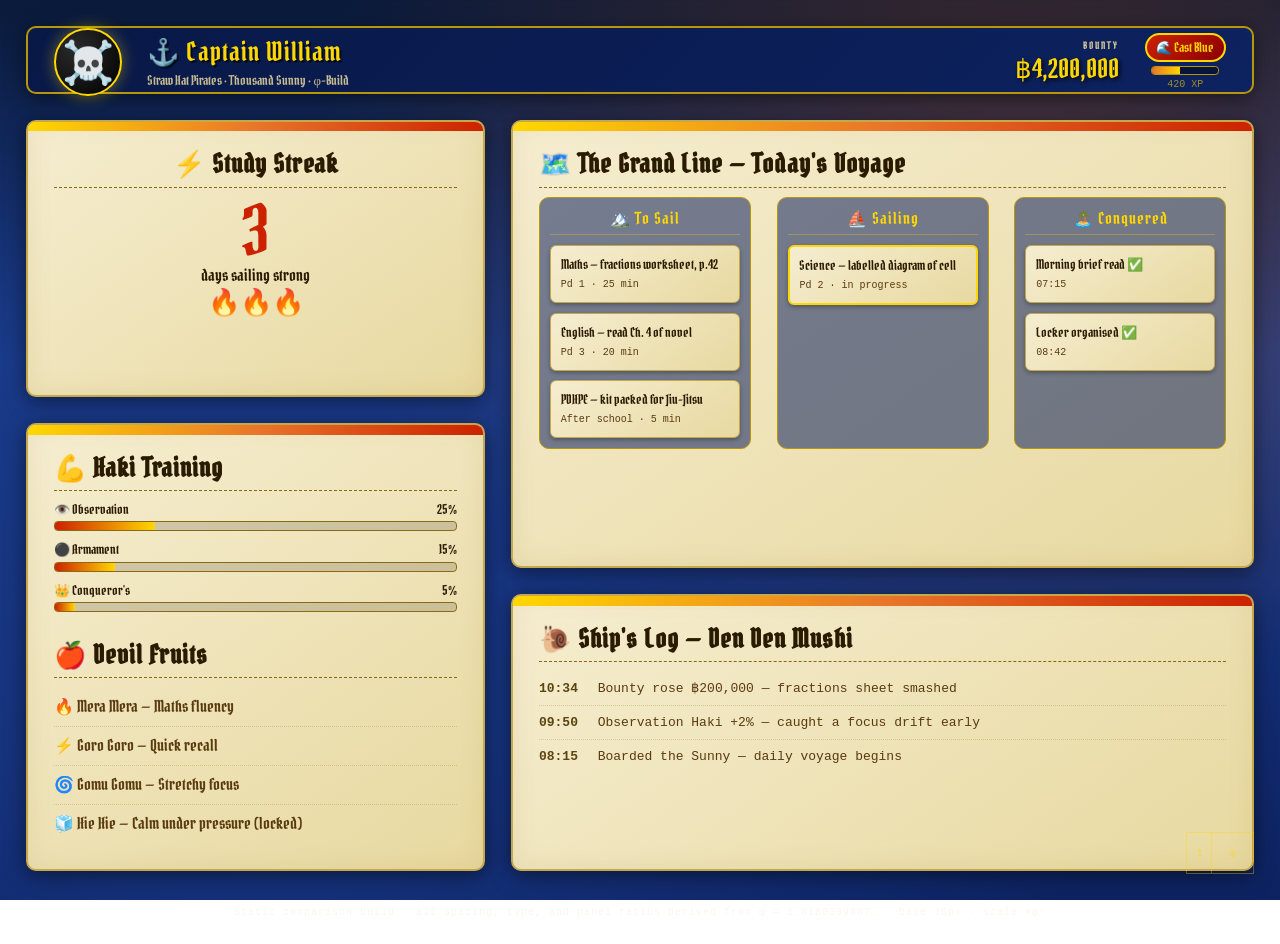
<file: mission-control-golden/index.html>
<!DOCTYPE html>
<html lang="en">
<head>
<meta charset="UTF-8">
<meta name="viewport" content="width=device-width, initial-scale=1.0">
<meta name="theme-color" content="#0D2260">
<title>🏴☠️ Mission Control — Golden Ratio (Static) — Captain William</title>
<link rel="preconnect" href="https://fonts.googleapis.com">
<link rel="preconnect" href="https://fonts.gstatic.com" crossorigin>
<link href="https://fonts.googleapis.com/css2?family=Pirata+One&display=swap" rel="stylesheet">
<style>
/* ═══════════════════════════════════════════════════════════════════
   MISSION CONTROL — GOLDEN RATIO STATIC VARIANT
   Every dimension derived from φ = 1.6180339887...
   Side-by-side comparison build (no JS, no logic, no state).
   ═══════════════════════════════════════════════════════════════════ */

:root {
  /* φ scale (base = 16px) */
  --phi: 1.618;
  --s0: 16px;        /* base                         */
  --s1: 25.888px;    /* 16 × φ¹                      */
  --s2: 41.886px;    /* 16 × φ²                      */
  --s3: 67.770px;    /* 16 × φ³                      */
  --s4: 109.658px;   /* 16 × φ⁴                      */
  --sm1: 9.888px;    /* 16 / φ¹                      */
  --sm2: 6.111px;    /* 16 / φ²                      */
  --sm3: 3.777px;    /* 16 / φ³                      */

  /* Type scale on φ */
  --t-xs: 10px;
  --t-sm: 13px;
  --t-md: 16px;
  --t-lg: 26px;       /* 16 × φ */
  --t-xl: 42px;       /* 16 × φ² */
  --t-xxl: 68px;      /* 16 × φ³ */

  /* Colours — same palette as William's existing MC, no theme drift */
  --parchment: #F5EDD0;
  --parchment-dark: #E8D9A0;
  --parchment-border: #C4A84A;
  --navy: #1A3B8A;
  --navy-dark: #0D2260;
  --navy-deep: #081847;
  --red-accent: #CC2200;
  --gold: #FFD700;
  --gold-dark: #B8960A;
  --sunset-orange: #E8762A;
  --wood: #8B6914;
  --text-dark: #2a1a00;
  --text-medium: #5a3a10;
  --font-pirate: 'Pirata One', 'Palatino Linotype', cursive;
  --font-mono: 'Courier New', Courier, monospace;
}

* { box-sizing: border-box; margin: 0; padding: 0; }

html, body {
  min-height: 100vh;
  font-family: var(--font-pirate);
  color: var(--parchment);
  background:
    radial-gradient(ellipse at 20% 80%, rgba(26,58,138,0.8) 0%, transparent 60%),
    radial-gradient(ellipse at 80% 20%, rgba(200,80,0,0.3) 0%, transparent 50%),
    linear-gradient(180deg, #0a1a3a 0%, #1a3b8a 40%, #0d2260 100%);
  background-attachment: fixed;
  overflow-x: hidden;
}

/* ═══════════════════════════════════════════════════════════════
   GOLDEN-RATIO GRID
   Page splits 1 : φ horizontally, then each pane splits 1 : φ
   vertically. Headline is φ³ tall, body is φ⁴ tall.
   ═══════════════════════════════════════════════════════════════ */

#app {
  /* Ratio columns:  1 : φ  →  small col 38.2%, big col 61.8% */
  display: grid;
  grid-template-columns: 38.2fr 61.8fr;
  grid-template-rows: var(--s3) 1fr;            /* topbar = φ³ tall */
  grid-template-areas:
    "topbar  topbar"
    "left    right";
  gap: var(--s1);
  padding: var(--s1);
  min-height: 100vh;
  max-width: 1440px;
  margin: 0 auto;
}

/* ─── TOP BAR ─── */
#topbar {
  grid-area: topbar;
  display: grid;
  grid-template-columns: var(--s3) 1fr auto auto;
  align-items: center;
  gap: var(--s1);
  padding: 0 var(--s1);
  background: linear-gradient(135deg, var(--navy-deep), var(--navy-dark));
  border: 2px solid var(--gold-dark);
  border-radius: var(--sm1);
  box-shadow: 0 4px 20px rgba(0,0,0,0.5);
}
.jolly-roger-badge {
  width: var(--s3); height: var(--s3);
  display: grid; place-items: center;
  font-size: var(--t-xl);
  background: radial-gradient(circle at 30% 30%, #2a2a2a, #000);
  border: 2px solid var(--gold);
  border-radius: 50%;
  box-shadow: 0 0 16px rgba(255,215,0,0.4);
}
.captain-info { display: flex; flex-direction: column; gap: var(--sm3); }
.captain-title {
  font-family: var(--font-pirate);
  font-size: var(--t-lg);
  color: var(--gold);
  text-shadow: 2px 2px 0 rgba(0,0,0,0.6);
  letter-spacing: 1px;
}
.captain-subtitle {
  font-family: var(--font-pirate);
  font-size: var(--t-sm);
  color: var(--parchment-dark);
  opacity: 0.85;
}
.bounty-display { text-align: right; }
.bounty-label {
  font-size: var(--t-xs);
  color: var(--parchment-dark);
  letter-spacing: 2px;
  text-transform: uppercase;
}
.bounty-amount {
  font-family: var(--font-pirate);
  font-size: var(--t-lg);
  color: var(--gold);
  text-shadow: 2px 2px 4px rgba(0,0,0,0.8);
}
.level-stack { display: flex; flex-direction: column; align-items: center; gap: var(--sm3); }
.level-badge {
  background: linear-gradient(135deg, var(--red-accent), #8B0000);
  border: 2px solid var(--gold);
  border-radius: var(--s2);
  padding: var(--sm3) var(--sm1);
  font-family: var(--font-pirate);
  font-size: var(--t-sm);
  color: var(--gold);
}
.xp-bar { width: calc(var(--s2) * 1.618); height: var(--sm1); background: rgba(0,0,0,0.4); border: 1px solid var(--gold-dark); border-radius: var(--sm3); overflow: hidden; }
.xp-fill { width: 42%; height: 100%; background: linear-gradient(90deg, var(--sunset-orange), var(--gold)); }
.xp-text { font-family: var(--font-mono); font-size: var(--t-xs); color: rgba(255,215,0,0.6); }

/* ─── LEFT PANE (38.2%) — split 1:φ vertically ─── */
#left {
  grid-area: left;
  display: grid;
  grid-template-rows: 38.2fr 61.8fr;   /* small on top, big on bottom */
  gap: var(--s1);
}

/* ─── RIGHT PANE (61.8%) — split 1:φ vertically ─── */
#right {
  grid-area: right;
  display: grid;
  grid-template-rows: 61.8fr 38.2fr;   /* big on top, small on bottom */
  gap: var(--s1);
}

/* ─── Generic panel (parchment card) ─── */
.panel {
  background:
    linear-gradient(145deg, var(--parchment) 0%, var(--parchment-dark) 100%);
  color: var(--text-dark);
  border: 2px solid var(--parchment-border);
  border-radius: var(--sm1);
  box-shadow: 0 4px 20px rgba(0,0,0,0.5), inset 0 0 var(--s1) rgba(139,105,20,0.1);
  padding: var(--s1);
  position: relative;
  overflow: hidden;
}
.panel::before {
  /* φ-scaled accent strip */
  content: '';
  position: absolute;
  top: 0; left: 0;
  width: 100%;
  height: var(--sm1);
  background: linear-gradient(90deg, var(--gold), var(--sunset-orange), var(--red-accent));
}
.panel h2 {
  font-family: var(--font-pirate);
  font-size: var(--t-lg);
  color: var(--text-dark);
  margin-bottom: var(--sm1);
  letter-spacing: 1px;
  border-bottom: 1px dashed var(--wood);
  padding-bottom: var(--sm2);
}
.panel p, .panel li { font-size: var(--t-md); line-height: var(--phi); color: var(--text-medium); }
.panel ul { list-style: none; }
.panel ul li {
  padding: var(--sm2) 0;
  border-bottom: 1px dotted rgba(139,105,20,0.25);
  display: flex; align-items: center; gap: var(--sm1);
}
.panel ul li:last-child { border-bottom: none; }

/* ─── KANBAN (right-top, the φ² focal block) ─── */
#kanban {
  display: grid;
  grid-template-columns: repeat(3, 1fr);
  gap: var(--s1);
}
.col {
  background: rgba(13,34,96,0.55);
  border: 1px solid var(--gold-dark);
  border-radius: var(--sm1);
  padding: var(--sm1);
  display: flex; flex-direction: column; gap: var(--sm1);
}
.col-head {
  font-family: var(--font-pirate);
  font-size: var(--t-md);
  color: var(--gold);
  text-align: center;
  border-bottom: 1px solid rgba(255,215,0,0.3);
  padding-bottom: var(--sm2);
  letter-spacing: 1px;
}
.task {
  background: linear-gradient(145deg, var(--parchment), var(--parchment-dark));
  color: var(--text-dark);
  border: 1px solid var(--parchment-border);
  border-radius: var(--sm2);
  padding: var(--sm1);
  font-family: var(--font-pirate);
  font-size: var(--t-sm);
  line-height: 1.4;
  box-shadow: 0 2px 4px rgba(0,0,0,0.3);
}
.task .meta { font-family: var(--font-mono); font-size: var(--t-xs); color: var(--text-medium); margin-top: var(--sm3); }
.task.gold-frame { border: 2px solid var(--gold); }

/* ─── Sidebar items ─── */
.streak {
  text-align: center;
}
.streak-count {
  font-family: var(--font-pirate);
  font-size: var(--t-xxl);
  color: var(--red-accent);
  line-height: 1;
}
.streak-flames { font-size: var(--t-lg); }

.haki-row { margin-bottom: var(--sm1); }
.haki-row:last-child { margin-bottom: 0; }
.haki-label { display: flex; justify-content: space-between; font-size: var(--t-sm); margin-bottom: var(--sm3); }
.haki-bar { height: var(--sm1); background: rgba(0,0,0,0.15); border-radius: var(--sm3); overflow: hidden; border: 1px solid var(--wood); }
.haki-fill { height: 100%; background: linear-gradient(90deg, var(--red-accent), var(--gold)); }

/* ─── Activity log (right-bottom, 38.2% block) ─── */
#activity ul li { font-family: var(--font-mono); font-size: var(--t-sm); }
#activity ul li .time { color: var(--wood-dark, #5C4410); margin-right: var(--sm1); font-weight: bold; }

/* ─── Golden ratio diagram (visual reference, top-right corner) ─── */
.phi-watermark {
  position: fixed;
  bottom: var(--s1);
  right: var(--s1);
  width: var(--s3);
  height: calc(var(--s3) / 1.618);
  border: 1px solid rgba(255,215,0,0.35);
  display: grid;
  grid-template-columns: 38.2fr 61.8fr;
  pointer-events: none;
  font-family: var(--font-mono);
  font-size: var(--t-xs);
  color: rgba(255,215,0,0.55);
}
.phi-watermark > div { display: grid; place-items: center; }
.phi-watermark > div:first-child { border-right: 1px solid rgba(255,215,0,0.35); }

/* ─── Footer note ─── */
#footer-note {
  grid-column: 1 / -1;
  text-align: center;
  font-family: var(--font-mono);
  font-size: var(--t-xs);
  color: rgba(245,237,208,0.45);
  padding-top: var(--sm1);
  letter-spacing: 1px;
}

/* ─── Responsive: stack at narrow widths, keep φ vertically ─── */
@media (max-width: 900px) {
  #app {
    grid-template-columns: 1fr;
    grid-template-rows: var(--s3) auto auto;
    grid-template-areas:
      "topbar"
      "right"
      "left";
  }
  #left, #right { grid-template-rows: auto; }
  #kanban { grid-template-columns: 1fr; }
}
</style>
</head>
<body>

<main id="app">

  <!-- TOP BAR (φ³ tall) -->
  <header id="topbar">
    <div class="jolly-roger-badge">☠️</div>
    <div class="captain-info">
      <div class="captain-title">⚓ Captain William</div>
      <div class="captain-subtitle">Straw Hat Pirates · Thousand Sunny · φ-Build</div>
    </div>
    <div class="bounty-display">
      <div class="bounty-label">Bounty</div>
      <div class="bounty-amount">฿4,200,000</div>
    </div>
    <div class="level-stack">
      <div class="level-badge">🌊 East Blue</div>
      <div class="xp-bar"><div class="xp-fill"></div></div>
      <div class="xp-text">420 XP</div>
    </div>
  </header>

  <!-- LEFT PANE: 38.2% — split 1:φ (small Streak on top, big Haki/Fruits below) -->
  <aside id="left">

    <section class="panel streak" aria-label="Study streak">
      <h2>⚡ Study Streak</h2>
      <div class="streak-count">3</div>
      <div>days sailing strong</div>
      <div class="streak-flames">🔥🔥🔥</div>
    </section>

    <section class="panel" aria-label="Haki and Devil Fruits">
      <h2>💪 Haki Training</h2>

      <div class="haki-row">
        <div class="haki-label"><span>👁️ Observation</span><span>25%</span></div>
        <div class="haki-bar"><div class="haki-fill" style="width:25%;"></div></div>
      </div>

      <div class="haki-row">
        <div class="haki-label"><span>⚫ Armament</span><span>15%</span></div>
        <div class="haki-bar"><div class="haki-fill" style="width:15%;"></div></div>
      </div>

      <div class="haki-row">
        <div class="haki-label"><span>👑 Conqueror's</span><span>5%</span></div>
        <div class="haki-bar"><div class="haki-fill" style="width:5%;"></div></div>
      </div>

      <h2 style="margin-top: var(--s1);">🍎 Devil Fruits</h2>
      <ul>
        <li>🔥 Mera Mera — Maths fluency</li>
        <li>⚡ Goro Goro — Quick recall</li>
        <li>🌀 Gomu Gomu — Stretchy focus</li>
        <li>🧊 Hie Hie — Calm under pressure (locked)</li>
      </ul>
    </section>

  </aside>

  <!-- RIGHT PANE: 61.8% — split φ:1 (big Kanban on top, small Activity below) -->
  <section id="right">

    <section class="panel" aria-label="Grand Line task board">
      <h2>🗺️ The Grand Line — Today's Voyage</h2>
      <div id="kanban">

        <div class="col">
          <div class="col-head">🏔️ To Sail</div>
          <div class="task">Maths — fractions worksheet, p.42<div class="meta">Pd 1 · 25 min</div></div>
          <div class="task">English — read Ch. 4 of novel<div class="meta">Pd 3 · 20 min</div></div>
          <div class="task">PDHPE — kit packed for Jiu-Jitsu<div class="meta">After school · 5 min</div></div>
        </div>

        <div class="col">
          <div class="col-head">⛵ Sailing</div>
          <div class="task gold-frame">Science — labelled diagram of cell<div class="meta">Pd 2 · in progress</div></div>
        </div>

        <div class="col">
          <div class="col-head">🏝️ Conquered</div>
          <div class="task">Morning brief read ✅<div class="meta">07:15</div></div>
          <div class="task">Locker organised ✅<div class="meta">08:42</div></div>
        </div>

      </div>
    </section>

    <section class="panel" id="activity" aria-label="Ship's log">
      <h2>🐌 Ship's Log — Den Den Mushi</h2>
      <ul>
        <li><span class="time">10:34</span>Bounty rose ฿200,000 — fractions sheet smashed</li>
        <li><span class="time">09:50</span>Observation Haki +2% — caught a focus drift early</li>
        <li><span class="time">08:15</span>Boarded the Sunny — daily voyage begins</li>
      </ul>
    </section>

  </section>

  <div id="footer-note">
    Static comparison build · all spacing, type, and panel ratios derived from φ = 1.6180339887…
    · base 16px · scale ×φⁿ
  </div>

</main>

<!-- φ visual watermark (proves the rectangle ratio) -->
<div class="phi-watermark" aria-hidden="true">
  <div>1</div><div>φ</div>
</div>

</body>
</html>
</file>
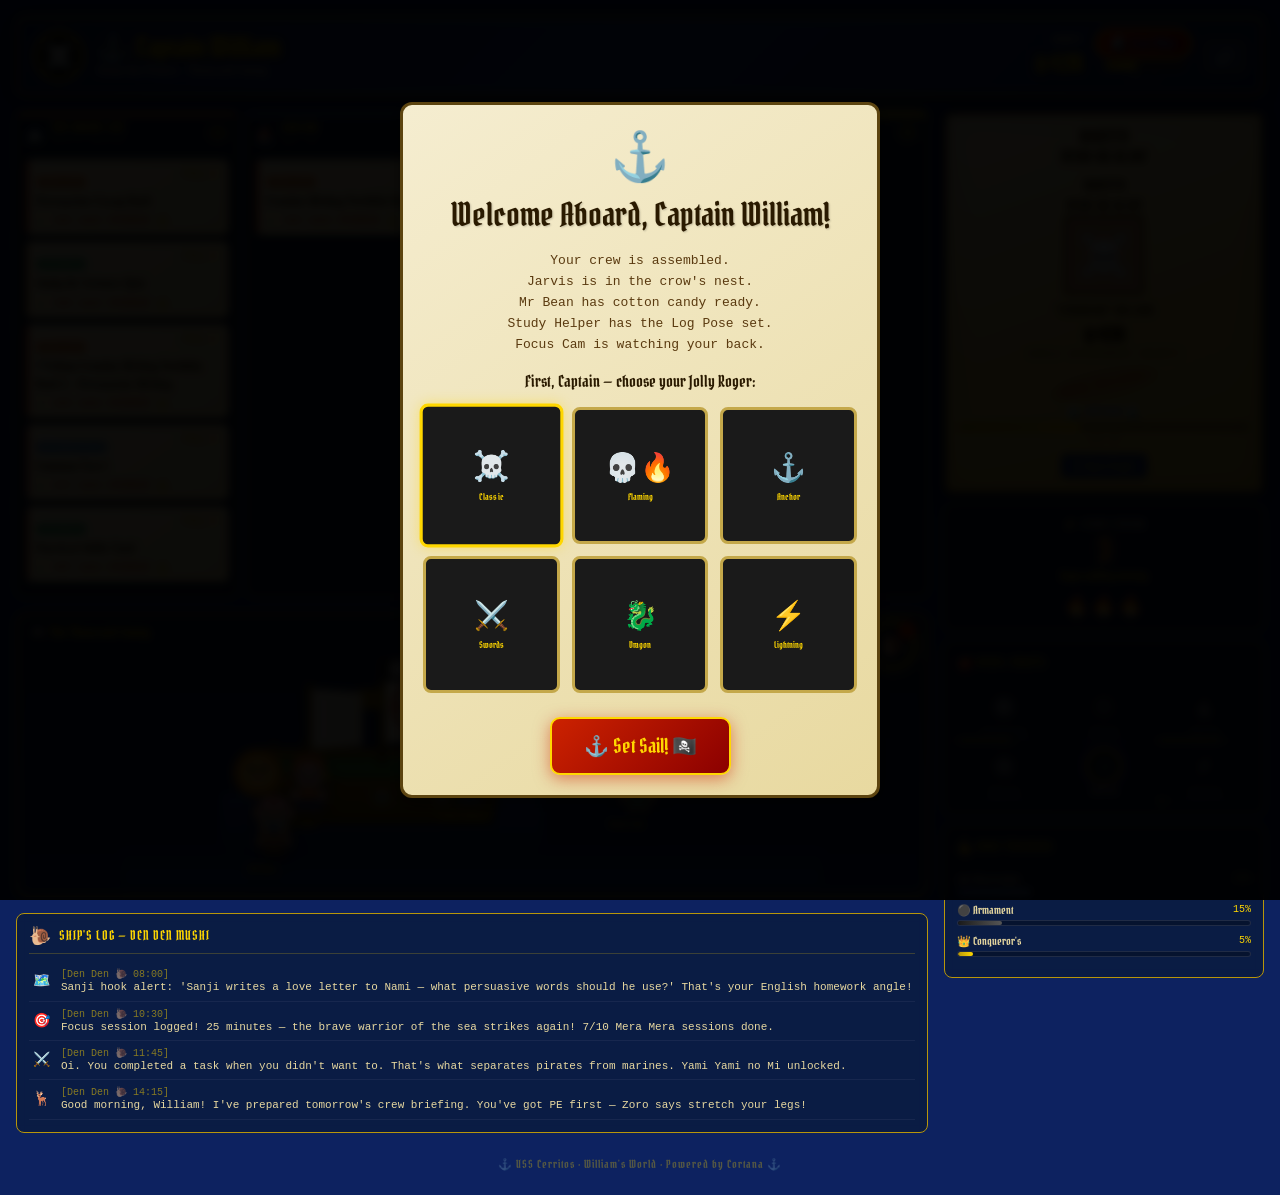
<file: mission-control/index.html>
<!DOCTYPE html>
<html lang="en">
<head>
  <meta charset="UTF-8">
  <meta name="viewport" content="width=device-width, initial-scale=1.0, maximum-scale=1.0">
  <meta name="theme-color" content="#0D2260">
  <meta name="apple-mobile-web-app-capable" content="yes">
  <meta name="apple-mobile-web-app-status-bar-style" content="black-translucent">
  <title>🏴‍☠️ Mission Control — Captain William</title>

  <!-- Pirate One font from Google CDN (font only, no tracking) -->
  <link rel="preconnect" href="https://fonts.googleapis.com">
  <link rel="preconnect" href="https://fonts.gstatic.com" crossorigin>
  <link href="https://fonts.googleapis.com/css2?family=Pirata+One&display=swap" rel="stylesheet">

  <link rel="stylesheet" href="styles.css">
</head>
<body>

<!-- Ocean background -->
<div class="ocean-bg" aria-hidden="true">
  <div class="wave"></div>
  <div class="wave"></div>
  <div class="wave"></div>
</div>

<!-- Twinkling stars -->
<div class="stars" id="stars-container" aria-hidden="true"></div>

<!-- ═══ MAIN APP LAYOUT ═════════════════════════════════════════════ -->
<main id="app" role="main">

  <!-- ── TOP BAR ──────────────────────────────────────────────────── -->
  <header id="topbar" role="banner">

    <!-- Jolly Roger badge (clickable to change) -->
    <button
      class="jolly-roger-badge"
      id="jolly-roger-badge-btn"
      onclick="BountySystem.showJollyRogerPicker()"
      aria-label="Change Jolly Roger flag design"
      title="Tap to change your Jolly Roger"
    >
      <span id="jolly-roger-emoji">☠️</span>
    </button>

    <!-- Captain identity -->
    <div class="captain-info">
      <div class="captain-title">⚓ Captain William</div>
      <div class="captain-subtitle">Straw Hat Pirates · Thousand Sunny</div>
    </div>

    <!-- Bounty display -->
    <div class="bounty-display">
      <div class="bounty-label">Bounty</div>
      <div class="bounty-amount" id="bounty-amount-display">฿4,200,000</div>
    </div>

    <!-- Level badge + XP bar -->
    <div style="display:flex;flex-direction:column;align-items:center;gap:4px;">
      <div class="level-badge" id="level-badge">🌊 East Blue</div>
      <div class="xp-bar-container" style="width:80px;">
        <div class="xp-bar-fill" id="xp-bar-fill" style="width:42%"></div>
      </div>
      <div style="font-family:var(--font-mono);font-size:9px;color:rgba(255,215,0,0.5);" id="xp-display">420 XP</div>
    </div>

    <!-- Controls -->
    <div class="topbar-controls">
      <button
        class="sound-toggle"
        id="sound-toggle-btn"
        onclick="BountySystem.toggleSounds()"
        aria-label="Toggle sound effects"
        title="Sound effects"
      >🔊</button>
    </div>

    <!-- Hidden XP tracker -->
    <span id="captain-xp" data-xp="420" style="display:none"></span>
  </header>

  <!-- ── KANBAN BOARD ──────────────────────────────────────────────── -->
  <section id="kanban" aria-label="Task board — Grand Line map" role="region">
    <!-- Populated by GrandLine.init() -->
    <div class="kanban-column col-todo" id="col-todo-skeleton" style="opacity:0.5;animation:pulse 1s infinite;">
      <div class="col-header">
        <span class="col-icon">🏔️</span>
        <div class="col-title">Loading chart...</div>
      </div>
    </div>
  </section>

  <!-- ── SHIP SCENE ──────────────────────────────────────────────── -->
  <section id="ship-section" aria-label="Thousand Sunny ship scene" role="region">
    <div class="ship-header">🏴‍☠️ The Thousand Sunny</div>

    <!-- Den Den Mushi notification button -->
    <button id="den-den-btn" aria-label="Den Den Mushi — notifications" title="Den Den Mushi 🐌" onclick="toggleDenDen()">
      🐌
      <div class="notification-badge" id="notif-badge">!</div>
    </button>

    <div id="ship-scene-inner" aria-live="polite">
      <!-- Populated by ShipScene.init() -->
      <div style="text-align:center;font-family:var(--font-pirate);color:rgba(255,215,0,0.4);padding:40px 20px;">
        ⚓ Summoning the Thousand Sunny...
      </div>
    </div>
  </section>

  <!-- ── SIDEBAR ───────────────────────────────────────────────────── -->
  <aside id="sidebar" aria-label="Bounty poster and achievements" role="complementary">

    <!-- Bounty Poster Mini -->
    <div class="bounty-poster-mini" id="bounty-poster-mini" style="font-family:var(--font-pirate);">
      <!-- Populated by BountySystem.renderBountyPosterMini() -->
      <div style="color:var(--text-dark);padding:20px;text-align:center;">Loading poster...</div>
    </div>

    <!-- Streak counter -->
    <div class="streak-panel" role="status" aria-label="Study streak">
      <div class="streak-label">⚡ Study Streak</div>
      <div class="streak-count" id="streak-count">3</div>
      <div class="streak-days">days sailing strong</div>
      <div class="streak-flames" id="streak-flames">🔥🔥🔥</div>
    </div>

    <!-- Devil Fruits -->
    <div class="devil-fruits-panel">
      <div class="panel-heading">🍎 Devil Fruits</div>
      <div class="fruit-grid" id="devil-fruits-grid">
        <!-- Populated by BountySystem.renderDevilFruits() -->
      </div>
    </div>

    <!-- Haki -->
    <div class="haki-panel">
      <div class="panel-heading">💪 Haki Training</div>

      <div class="haki-type haki-observation">
        <div class="haki-label">
          <span class="haki-name">👁️ Observation</span>
          <span class="haki-pct">25%</span>
        </div>
        <div class="haki-bar">
          <div class="haki-fill" style="width:25%"></div>
        </div>
      </div>

      <div class="haki-type haki-armament" style="margin-top:8px;">
        <div class="haki-label">
          <span class="haki-name">⚫ Armament</span>
          <span class="haki-pct">15%</span>
        </div>
        <div class="haki-bar">
          <div class="haki-fill" style="width:15%"></div>
        </div>
      </div>

      <div class="haki-type haki-conquerors" style="margin-top:8px;">
        <div class="haki-label">
          <span class="haki-name">👑 Conqueror's</span>
          <span class="haki-pct">5%</span>
        </div>
        <div class="haki-bar">
          <div class="haki-fill" style="width:5%"></div>
        </div>
      </div>
    </div>

  </aside>

  <!-- ── ACTIVITY FEED ──────────────────────────────────────────────── -->
  <section id="activity-section" aria-label="Ship's Log — activity feed" role="log" aria-live="polite">
    <div class="activity-header">
      <div class="den-den-icon">🐌</div>
      <div class="activity-title">Ship's Log — Den Den Mushi</div>
    </div>
    <div id="activity-list" role="list">
      <!-- Populated by GrandLine.renderActivityFeed() -->
    </div>
  </section>

  <!-- ── FOOTER ──────────────────────────────────────────────────────── -->
  <footer id="footer" role="contentinfo">
    <span>⚓ USS Cerritos · William's World · Powered by Cortana ⚓</span>
  </footer>

</main>

<!-- ═══ MODALS ════════════════════════════════════════════════════════ -->

<!-- Jolly Roger Picker Modal -->
<div id="jolly-roger-modal" class="modal-overlay hidden" role="dialog" aria-modal="true" aria-label="Choose your Jolly Roger" onclick="if(event.target===this)BountySystem.closeModal('jolly-roger-modal')">
  <div class="modal-content" style="position:relative;">
    <button class="modal-close" onclick="BountySystem.closeModal('jolly-roger-modal')" aria-label="Close">✕</button>
    <div class="modal-title">Choose Your Jolly Roger!</div>
    <div style="font-family:var(--font-mono);font-size:12px;color:var(--text-medium);text-align:center;margin-bottom:12px;">
      Every great pirate crew has their flag. What's yours?
    </div>
    <div class="jolly-roger-grid" id="jr-grid">
      <!-- Populated by BountySystem.showJollyRogerPicker() -->
    </div>
    <div style="text-align:center;margin-top:16px;">
      <button onclick="BountySystem.closeModal('jolly-roger-modal')" style="background:var(--navy);color:var(--gold);border:2px solid var(--gold-dark);border-radius:8px;padding:10px 24px;font-family:var(--font-pirate);font-size:16px;cursor:pointer;">
        ⚓ Set Sail!
      </button>
    </div>
  </div>
</div>

<!-- Devil Fruit Detail Modal -->
<div id="fruit-modal" class="modal-overlay hidden" role="dialog" aria-modal="true" aria-label="Devil Fruit details" onclick="if(event.target===this)BountySystem.closeModal('fruit-modal')">
  <div class="modal-content" style="position:relative;">
    <button class="modal-close" onclick="BountySystem.closeModal('fruit-modal')" aria-label="Close">✕</button>
    <div id="fruit-modal-content">
      <!-- Populated dynamically -->
    </div>
  </div>
</div>

<!-- Task Detail Modal -->
<div id="task-modal" class="modal-overlay hidden" role="dialog" aria-modal="true" aria-label="Task details" onclick="if(event.target===this)GrandLine.closeModal('task-modal')">
  <div class="modal-content" style="position:relative;background:linear-gradient(145deg,var(--parchment) 0%,var(--parchment-dark) 100%);">
    <button class="modal-close" onclick="GrandLine.closeModal('task-modal')" aria-label="Close">✕</button>
    <div class="modal-title">📜 Mission Briefing</div>
    <div id="task-modal-content">
      <!-- Populated by GrandLine.cardClicked() -->
    </div>
  </div>
</div>

<!-- First-visit Jolly Roger selection (shown on first load) -->
<div id="welcome-modal" class="modal-overlay" role="dialog" aria-modal="true" aria-label="Welcome, Captain William!" style="background:rgba(0,0,0,0.95);">
  <div class="modal-content" style="position:relative;text-align:center;max-width:480px;">
    <div style="font-size:48px;margin-bottom:8px;">⚓</div>
    <div class="modal-title" style="font-size:clamp(22px,5vw,32px);">Welcome Aboard, Captain William!</div>
    <div style="font-family:var(--font-mono);font-size:13px;color:var(--text-medium);margin:12px 0;line-height:1.6;">
      Your crew is assembled.<br>
      Jarvis is in the crow's nest.<br>
      Mr Bean has cotton candy ready.<br>
      Study Helper has the Log Pose set.<br>
      Focus Cam is watching your back.
    </div>
    <div style="font-family:var(--font-pirate);font-size:16px;color:var(--text-dark);margin:16px 0;">
      First, Captain — choose your Jolly Roger:
    </div>
    <div class="jolly-roger-grid" id="welcome-jr-grid" style="margin:12px 0;">
      <!-- Populated on load -->
    </div>
    <button onclick="dismissWelcome()" style="background:linear-gradient(135deg,var(--red-accent),#8B0000);color:var(--gold);border:2px solid var(--gold);border-radius:10px;padding:14px 32px;font-family:var(--font-pirate);font-size:20px;cursor:pointer;margin-top:12px;box-shadow:0 4px 16px rgba(204,34,0,0.5);">
      ⚓ Set Sail! 🏴‍☠️
    </button>
  </div>
</div>

<!-- ═══ SCRIPTS ════════════════════════════════════════════════════════ -->

<!-- Sprite CSS definitions -->
<script src="sprites/sprite-css.js"></script>

<!-- Core systems -->
<script src="bounty-system.js"></script>
<script src="ship-scene.js"></script>
<script src="grand-line.js"></script>

<!-- ═══ INIT ═══════════════════════════════════════════════════════════ -->
<script>
'use strict';

// ─── Stars ─────────────────────────────────────────────────────────
(function initStars() {
  const container = document.getElementById('stars-container');
  if (!container) return;
  for (let i = 0; i < 60; i++) {
    const s = document.createElement('div');
    s.className = 'star';
    s.style.cssText = `
      left:${Math.random() * 100}%;
      top:${Math.random() * 100}%;
      --d:${2 + Math.random() * 4}s;
      --delay:-${Math.random() * 4}s;
      width:${1 + Math.random() * 2}px;
      height:${1 + Math.random() * 2}px;
    `;
    container.appendChild(s);
  }
})();

// ─── Check first visit ──────────────────────────────────────────────
function isFirstVisit() {
  return !localStorage.getItem('mc_visited');
}

// ─── Welcome modal Jolly Roger grid ────────────────────────────────
function populateWelcomeJRGrid() {
  const grid = document.getElementById('welcome-jr-grid');
  if (!grid || !window.BountySystem) return;

  const current = localStorage.getItem('mc_jolly_roger') || 'skull-crossbones';
  grid.innerHTML = '';

  Object.entries(BountySystem.JOLLY_ROGERS).forEach(([id, jr]) => {
    const opt = document.createElement('div');
    opt.className = `jr-option ${id === current ? 'selected' : ''}`;
    opt.innerHTML = `<span style="font-size:28px;">${jr.emoji}</span><span class="jr-name">${jr.name}</span>`;
    opt.addEventListener('click', () => {
      grid.querySelectorAll('.jr-option').forEach(o => o.classList.remove('selected'));
      opt.classList.add('selected');
      localStorage.setItem('mc_jolly_roger', id);
      const badge = document.getElementById('jolly-roger-emoji');
      if (badge) badge.textContent = jr.emoji;
    });
    grid.appendChild(opt);
  });
}

// ─── Dismiss welcome ────────────────────────────────────────────────
function dismissWelcome() {
  const modal = document.getElementById('welcome-modal');
  if (modal) {
    modal.style.opacity = '0';
    modal.style.transition = 'opacity 0.5s ease';
    setTimeout(() => modal.classList.add('hidden'), 500);
  }
  localStorage.setItem('mc_visited', '1');

  // Unlock audio (needs user gesture)
  if (window.BountySystem && window.BountySystem.toggleSounds) {
    // Already enabled by default, just unlock audio context
  }

  // Trigger ship arrival animation
  setTimeout(() => {
    if (window.ShipScene) {
      window.ShipScene.showSpeechBubble('luffy', "I'm going to be King of the Pirates!", 3000);
    }
  }, 800);
}

// ─── Den Den Mushi click ─────────────────────────────────────────────
function toggleDenDen() {
  const btn = document.getElementById('den-den-btn');
  const badge = document.getElementById('notif-badge');
  if (btn) btn.classList.remove('ringing');
  if (badge) badge.classList.remove('visible');

  // Scroll activity feed into view
  const activity = document.getElementById('activity-section');
  if (activity) activity.scrollIntoView({ behavior: 'smooth', block: 'nearest' });
}

// ─── Main init ───────────────────────────────────────────────────────
async function initMissionControl() {
  console.log('[MissionControl] Initialising Thousand Sunny...');

  // Load state first
  let state = null;
  try {
    state = await BountySystem.loadState();
  } catch (e) {
    console.warn('State load failed:', e);
    state = {
      captain: { name: 'William', xp: 420, streak: 3 },
      devil_fruits: {},
      haki: { observation: 25, armament: 15, conquerors: 5 },
      settings: { sounds_enabled: true }
    };
  }

  const captain = state?.captain || {};
  const xp = captain.xp || 420;
  const streak = captain.streak || 3;

  // Update topbar
  const level = BountySystem.getLevel(xp);
  const progress = BountySystem.getLevelProgress(xp);
  const bounty = BountySystem.xpToBounty(xp);

  const levelBadge = document.getElementById('level-badge');
  if (levelBadge) {
    levelBadge.textContent = `${level.emoji} ${level.name}`;
    levelBadge.style.color = level.color;
  }

  const bountyDisplay = document.getElementById('bounty-amount-display');
  if (bountyDisplay) bountyDisplay.textContent = BountySystem.formatBounty(bounty);

  const xpDisplay = document.getElementById('xp-display');
  if (xpDisplay) xpDisplay.textContent = xp + ' XP';

  const xpBar = document.getElementById('xp-bar-fill');
  if (xpBar) xpBar.style.width = progress + '%';

  const xpTracker = document.getElementById('captain-xp');
  if (xpTracker) xpTracker.dataset.xp = xp;

  // Restore saved Jolly Roger
  const savedJR = localStorage.getItem('mc_jolly_roger') || captain.jolly_roger || 'skull-crossbones';
  const jrEmoji = document.getElementById('jolly-roger-emoji');
  if (jrEmoji) jrEmoji.textContent = BountySystem.getJollyRogerEmoji(savedJR);

  // Streak
  const streakEl = document.getElementById('streak-count');
  if (streakEl) streakEl.textContent = streak;
  const flamesEl = document.getElementById('streak-flames');
  if (flamesEl) {
    const flames = Math.min(streak, 10);
    flamesEl.textContent = '🔥'.repeat(Math.max(1, Math.min(flames, 5)));
  }

  // Render bounty poster
  BountySystem.renderBountyPosterMini(xp, captain);

  // Render devil fruits
  BountySystem.renderDevilFruits(state?.devil_fruits || {});

  // Render haki
  BountySystem.renderHaki(state?.haki || {});

  // Init ship scene
  ShipScene.init();

  // Init kanban + activity feed
  await GrandLine.init();

  // Welcome modal
  if (isFirstVisit()) {
    populateWelcomeJRGrid();
    // Welcome modal is shown by default (not hidden)
  } else {
    const welcomeModal = document.getElementById('welcome-modal');
    if (welcomeModal) welcomeModal.classList.add('hidden');
    // Brief crew greeting
    setTimeout(() => {
      if (window.ShipScene) {
        window.ShipScene.showSpeechBubble('chopper', "Welcome back, Captain! 🦌", 2500);
      }
    }, 1000);
  }

  // Check for unread events → ring den den
  const unreadEvents = state?.events?.filter(e => !e.read) || [];
  if (unreadEvents.length > 0) {
    ShipScene.updateDenDen(true);
  }

  console.log('[MissionControl] ⚓ All hands on deck. Let\'s sail!');
}

// Boot
document.addEventListener('DOMContentLoaded', () => {
  // Small delay to let fonts load
  setTimeout(initMissionControl, 100);
});
</script>

</body>
</html>
</file>
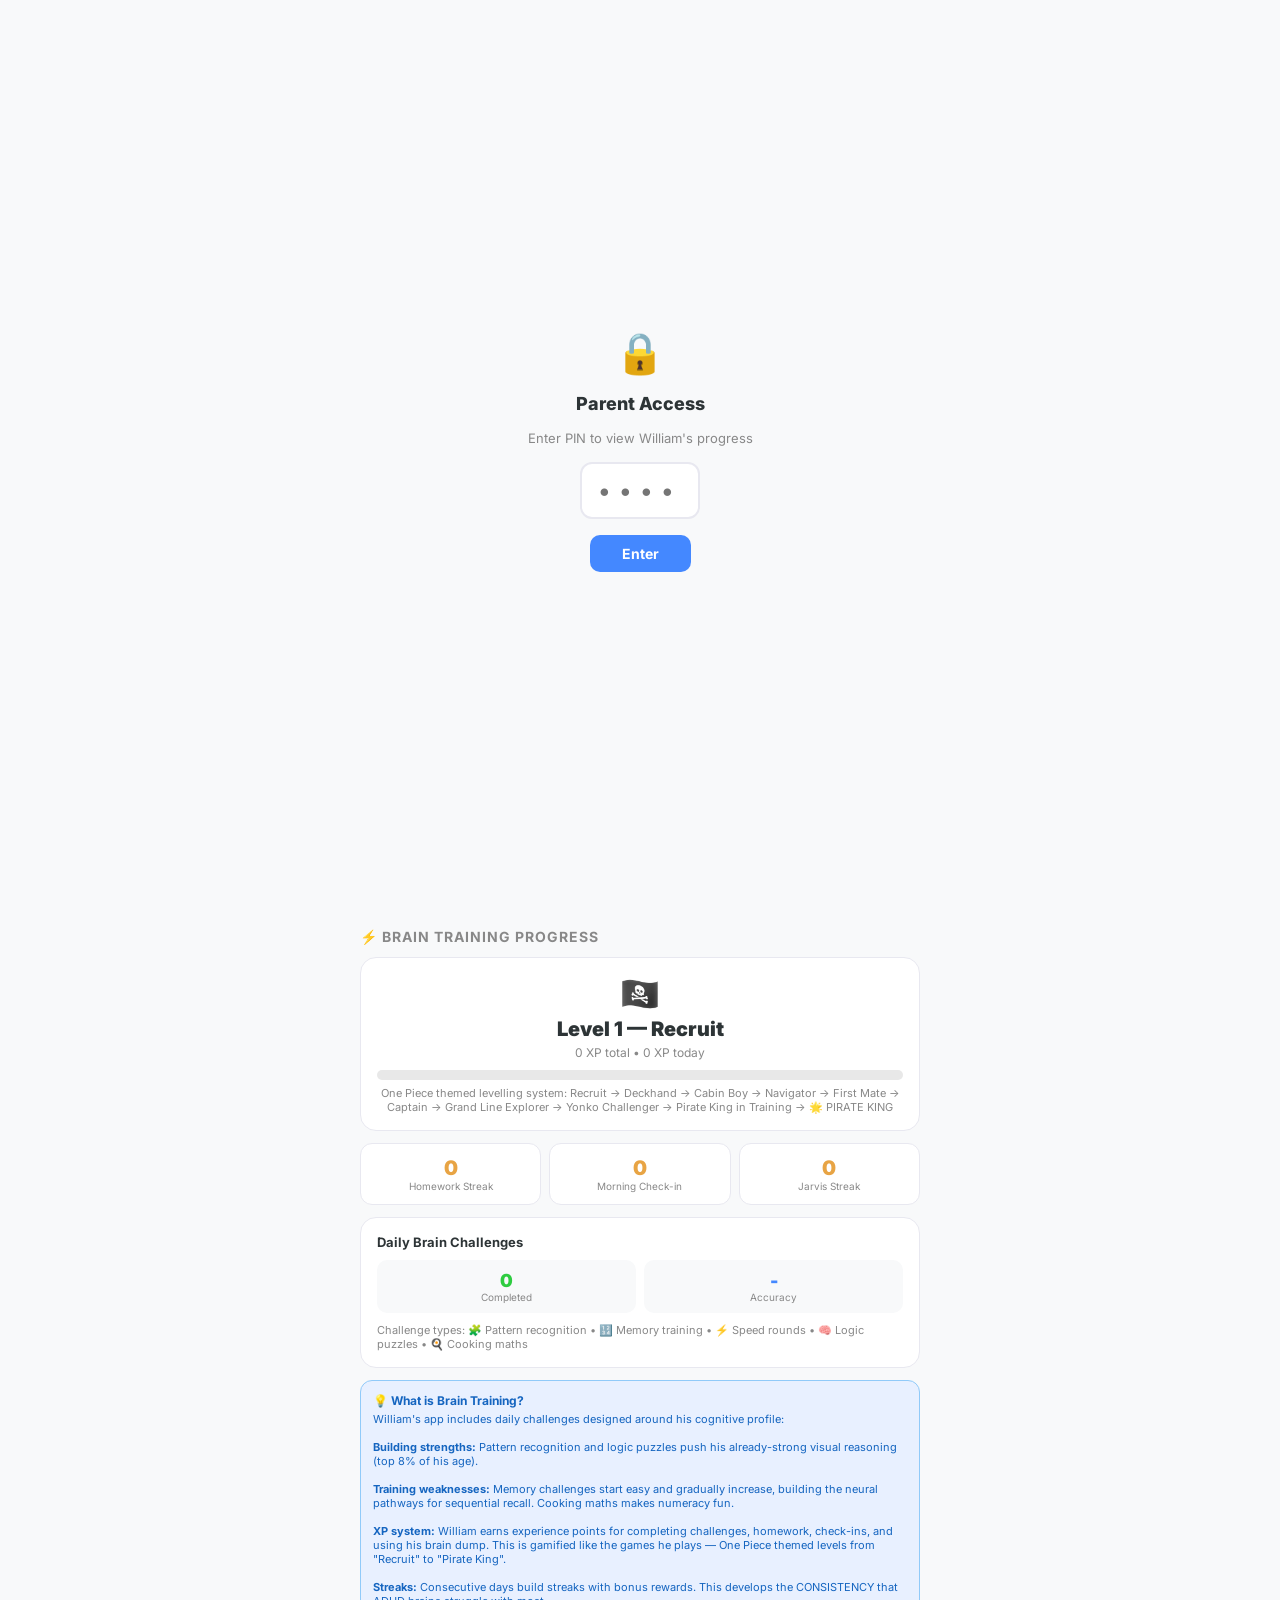
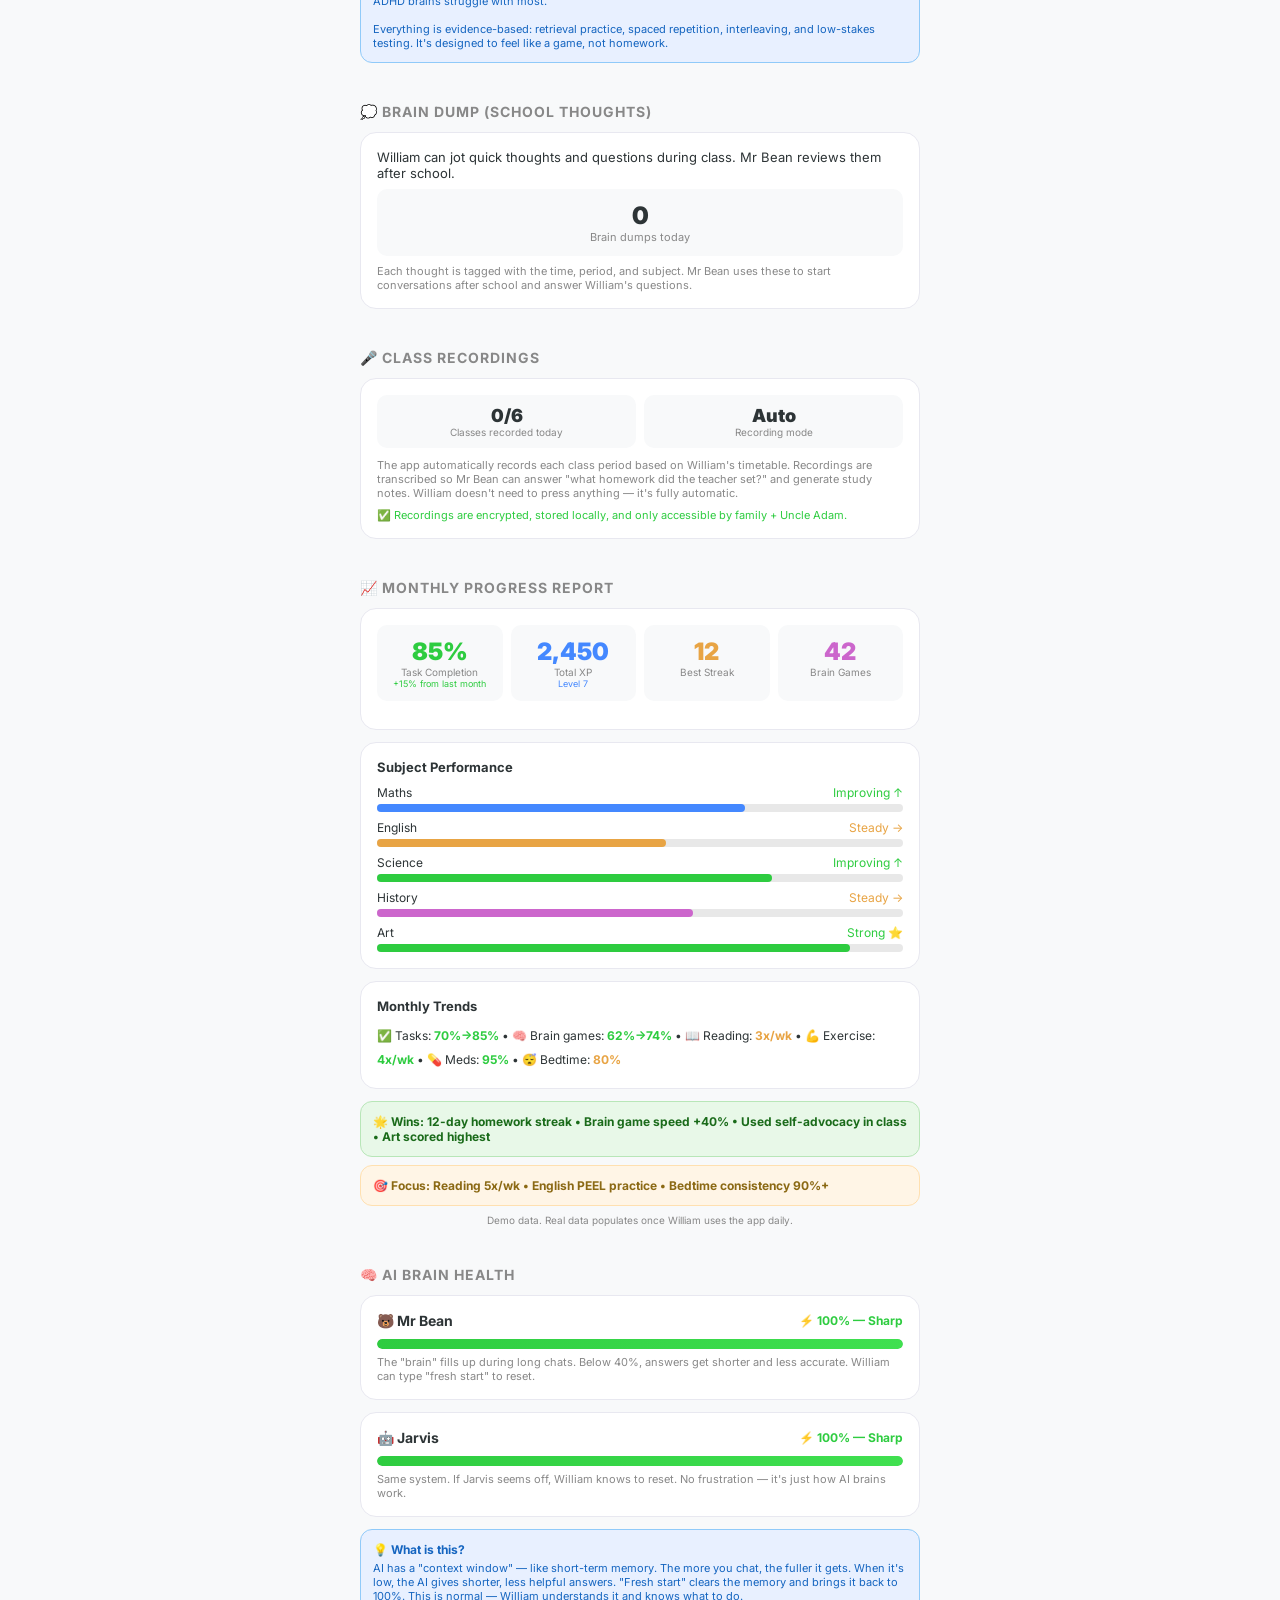
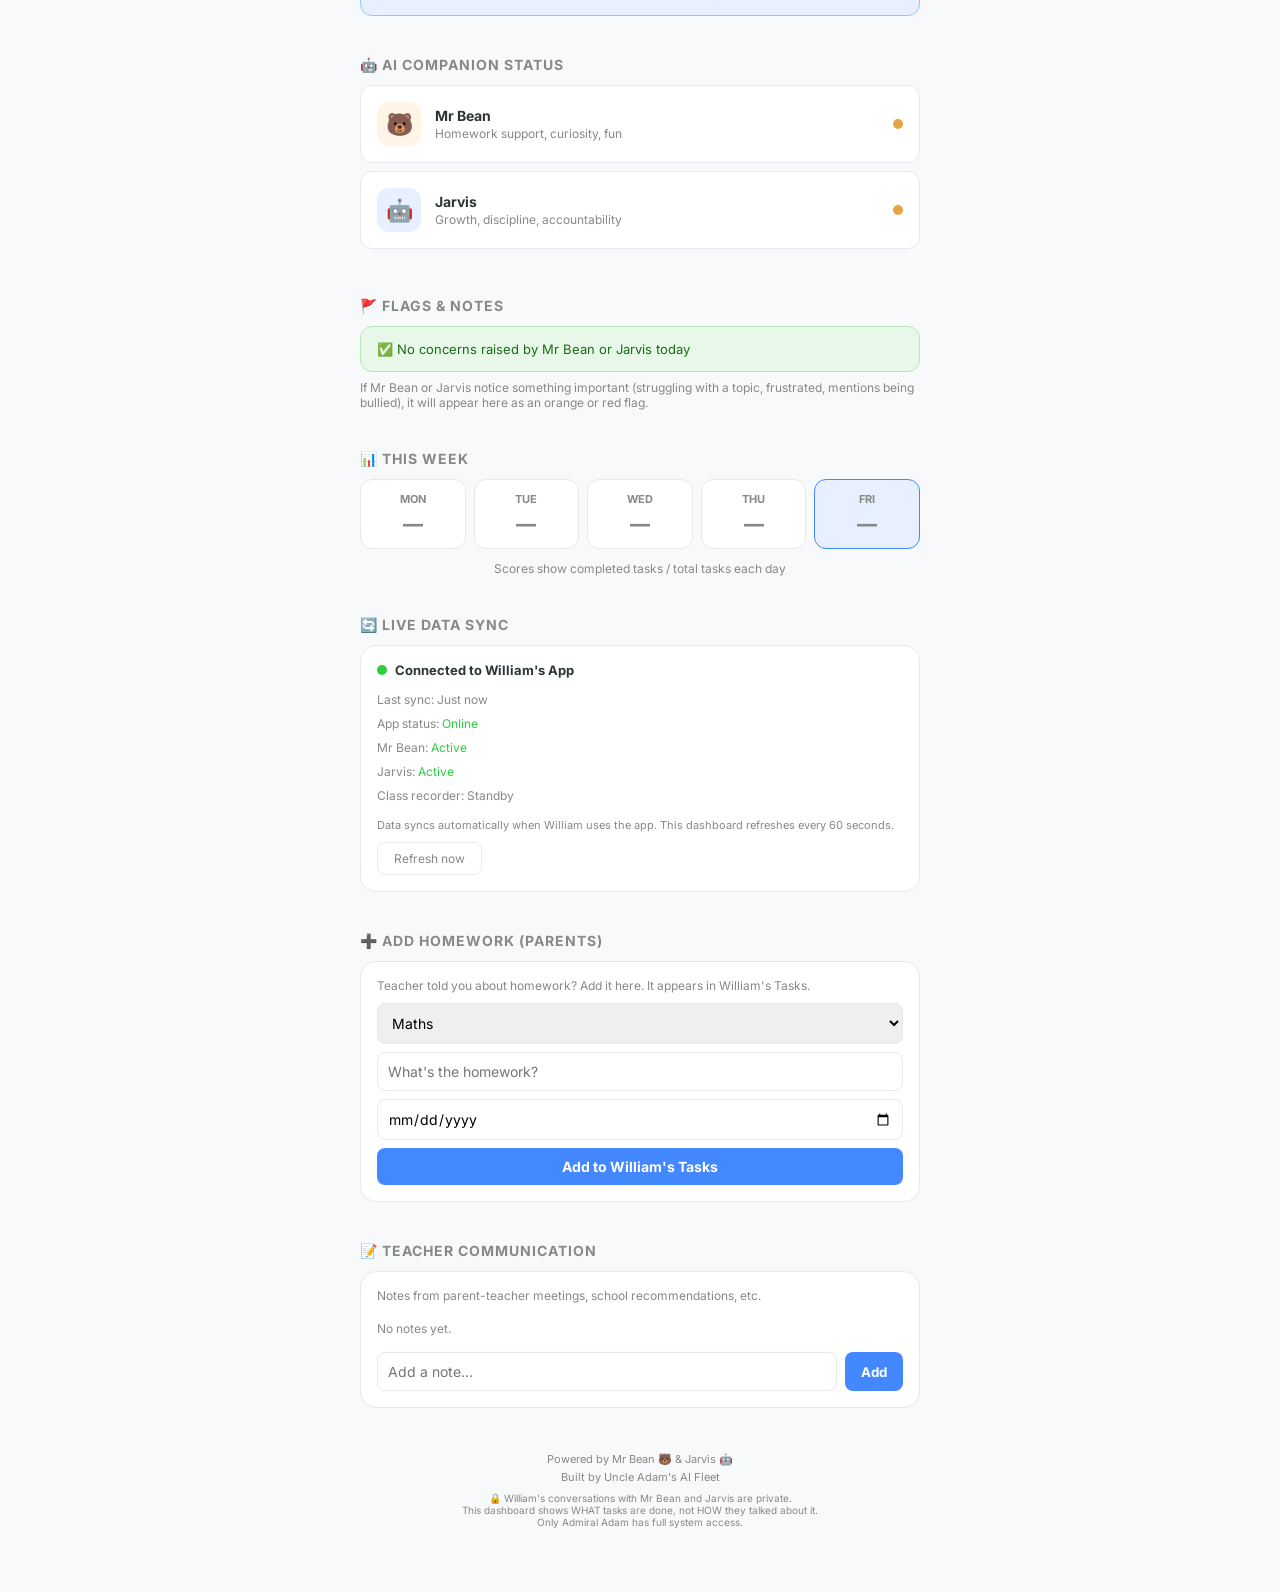
<file: parents/index.html>
<!DOCTYPE html>
<html lang="en">
<head>
<meta charset="UTF-8">
<meta name="viewport" content="width=device-width, initial-scale=1.0">
<title>William's Progress</title>
<link href="https://fonts.googleapis.com/css2?family=Inter:wght@400;500;600;700;800&display=swap" rel="stylesheet">
<style>
:root {
  --bg: #f8f9fa;
  --card: #ffffff;
  --border: #e8e8f0;
  --text: #2d3436;
  --muted: #888;
  --green: #2ECC40;
  --orange: #E8A444;
  --blue: #4488ff;
  --red: #ff4444;
  --light-green: #e8f8e8;
  --light-orange: #fff5e6;
  --light-blue: #e8f0ff;
  --light-red: #ffe8e8;
}
* { margin: 0; padding: 0; box-sizing: border-box; }
body {
  font-family: 'Inter', sans-serif;
  background: var(--bg);
  color: var(--text);
  max-width: 600px;
  margin: 0 auto;
  min-height: 100vh;
  padding-bottom: 40px;
}

/* ═══════ HEADER ═══════ */
.header {
  padding: 24px 20px 16px;
  text-align: center;
  border-bottom: 1px solid var(--border);
  background: white;
  position: sticky;
  top: 0;
  z-index: 10;
}
.header h1 {
  font-size: 20px;
  font-weight: 800;
  margin-bottom: 4px;
}
.header .subtitle {
  font-size: 13px;
  color: var(--muted);
}
.header .date {
  font-size: 12px;
  color: var(--blue);
  margin-top: 8px;
  font-weight: 600;
}

/* ═══════ SECTIONS ═══════ */
.section {
  padding: 20px;
}
.section-title {
  font-size: 14px;
  font-weight: 700;
  color: var(--muted);
  letter-spacing: 1px;
  text-transform: uppercase;
  margin-bottom: 12px;
}

/* ═══════ SCORE CARD ═══════ */
.score-row {
  display: flex;
  gap: 12px;
  margin-bottom: 16px;
}
.score-card {
  flex: 1;
  background: var(--card);
  border: 1px solid var(--border);
  border-radius: 16px;
  padding: 16px;
  text-align: center;
}
.score-card .score-num {
  font-size: 32px;
  font-weight: 800;
}
.score-card .score-label {
  font-size: 11px;
  color: var(--muted);
  margin-top: 4px;
}
.score-green { color: var(--green); }
.score-orange { color: var(--orange); }
.score-red { color: var(--red); }

/* ═══════ TASK LIST ═══════ */
.task-item {
  display: flex;
  align-items: center;
  gap: 12px;
  padding: 14px 16px;
  background: var(--card);
  border: 1px solid var(--border);
  border-radius: 12px;
  margin-bottom: 8px;
}
.task-status { font-size: 20px; width: 28px; text-align: center; }
.task-body { flex: 1; }
.task-name { font-size: 14px; font-weight: 600; }
.task-detail { font-size: 12px; color: var(--muted); margin-top: 2px; }
.task-subject {
  font-size: 10px;
  font-weight: 700;
  padding: 3px 8px;
  border-radius: 6px;
  flex-shrink: 0;
}
.subj-maths { background: var(--light-blue); color: var(--blue); }
.subj-english { background: var(--light-orange); color: #b8860b; }
.subj-science { background: var(--light-green); color: #1a8a1a; }
.subj-history { background: var(--light-red); color: #cc3333; }

/* ═══════ AI STATUS ═══════ */
.ai-card {
  display: flex;
  align-items: center;
  gap: 14px;
  padding: 16px;
  background: var(--card);
  border: 1px solid var(--border);
  border-radius: 12px;
  margin-bottom: 8px;
}
.ai-avatar {
  width: 44px; height: 44px;
  border-radius: 12px;
  display: flex;
  align-items: center;
  justify-content: center;
  font-size: 22px;
}
.ai-info { flex: 1; }
.ai-name { font-size: 14px; font-weight: 700; }
.ai-status { font-size: 12px; color: var(--muted); margin-top: 2px; }
.ai-dot {
  width: 10px; height: 10px;
  border-radius: 50%;
  flex-shrink: 0;
}
.dot-green { background: var(--green); }
.dot-orange { background: var(--orange); }

/* ═══════ WEEK VIEW ═══════ */
.week-row {
  display: flex;
  gap: 8px;
}
.week-day {
  flex: 1;
  background: var(--card);
  border: 1px solid var(--border);
  border-radius: 12px;
  padding: 12px 8px;
  text-align: center;
}
.week-day .day-label {
  font-size: 11px;
  font-weight: 700;
  color: var(--muted);
  margin-bottom: 6px;
}
.week-day .day-score {
  font-size: 20px;
  font-weight: 800;
}
.week-day.today { border-color: var(--blue); background: var(--light-blue); }

/* ═══════ FLAGS ═══════ */
.flag-card {
  padding: 14px 16px;
  border-radius: 12px;
  margin-bottom: 8px;
  display: flex;
  align-items: center;
  gap: 10px;
  font-size: 13px;
}
.flag-green { background: var(--light-green); border: 1px solid #b8e6b8; color: #1a6b1a; }
.flag-orange { background: var(--light-orange); border: 1px solid #ffe0b0; color: #8b6914; }
.flag-red { background: var(--light-red); border: 1px solid #ffb8b8; color: #cc2222; }

/* ═══════ FOOTER ═══════ */
.footer {
  text-align: center;
  padding: 24px 20px;
  font-size: 11px;
  color: var(--muted);
}

/* ═══════ PRIVACY BADGE ═══════ */
.privacy-badge {
  display: inline-flex;
  align-items: center;
  gap: 6px;
  padding: 6px 14px;
  background: var(--light-green);
  border: 1px solid #b8e6b8;
  border-radius: 20px;
  font-size: 11px;
  color: #1a6b1a;
  font-weight: 600;
  margin-top: 8px;
}
</style>
</head>
<body>

<!-- ═══════ PIN GATE ═══════ -->
<div id="pinGate" style="position: fixed; inset: 0; background: var(--bg); z-index: 9999; display: flex; align-items: center; justify-content: center; flex-direction: column; gap: 16px;">
  <div style="font-size: 40px;">🔒</div>
  <div style="font-size: 18px; font-weight: 800;">Parent Access</div>
  <div style="font-size: 13px; color: var(--muted);">Enter PIN to view William's progress</div>
  <input type="password" id="pinInput" maxlength="4" placeholder="••••" style="width: 120px; text-align: center; font-size: 24px; letter-spacing: 8px; padding: 12px; border-radius: 12px; border: 2px solid var(--border); background: var(--card); color: var(--text); font-family: 'Inter'; outline: none;" onkeydown="if(event.key==='Enter')checkPin()">
  <button onclick="checkPin()" style="padding: 10px 32px; border-radius: 10px; border: none; background: #4488ff; color: white; font-weight: 700; font-size: 14px; cursor: pointer; font-family: 'Inter';">Enter</button>
  <div id="pinError" style="font-size: 12px; color: #ff4444; display: none;">Incorrect PIN</div>
</div>
<script>
function checkPin() {
  const pin = document.getElementById('pinInput').value;
  // PIN is set by Admiral Adam. Change here to update.
  if (pin === '2013') {
    document.getElementById('pinGate').style.display = 'none';
    sessionStorage.setItem('parentAuth', 'true');
  } else {
    document.getElementById('pinError').style.display = 'block';
    document.getElementById('pinInput').value = '';
    document.getElementById('pinInput').focus();
  }
}
// Check if already authenticated this session
if (sessionStorage.getItem('parentAuth') === 'true') {
  document.getElementById('pinGate').style.display = 'none';
}
</script>

<!-- ═══════ HEADER ═══════ -->
<div class="header">
  <h1>📊 William's Progress</h1>
  <div class="subtitle">For Simon & Annette</div>
  <div class="date" id="dateDisplay"></div>
  <div class="privacy-badge">🔒 Conversations are private — you see tasks only</div>
</div>

<!-- ═══════ TODAY'S SCORES ═══════ -->
<div class="section">
  <div class="section-title">Today's Overview</div>
  <div class="score-row">
    <div class="score-card">
      <div class="score-num score-green">0</div>
      <div class="score-label">Completed</div>
    </div>
    <div class="score-card">
      <div class="score-num score-orange">3</div>
      <div class="score-label">In Progress</div>
    </div>
    <div class="score-card">
      <div class="score-num score-red">1</div>
      <div class="score-label">Not Started</div>
    </div>
  </div>
</div>

<!-- ═══════ HOMEWORK ═══════ -->
<div class="section">
  <div class="section-title">📚 Homework & Assignments</div>
  <div class="task-item">
    <div class="task-status">⏳</div>
    <div class="task-body">
      <div class="task-name">Fractions Worksheet</div>
      <div class="task-detail">Due: Tomorrow</div>
    </div>
    <div class="task-subject subj-maths">MATHS</div>
  </div>
  <div class="task-item">
    <div class="task-status">⏳</div>
    <div class="task-body">
      <div class="task-name">Narrative Draft — 500 words</div>
      <div class="task-detail">Due: Wednesday</div>
    </div>
    <div class="task-subject subj-english">ENGLISH</div>
  </div>
  <div class="task-item">
    <div class="task-status">❌</div>
    <div class="task-body">
      <div class="task-name">Lab Report — Forces Experiment</div>
      <div class="task-detail">Due: Friday</div>
    </div>
    <div class="task-subject subj-science">SCIENCE</div>
  </div>
  <div class="task-item">
    <div class="task-status">⏳</div>
    <div class="task-body">
      <div class="task-name">Ancient Egypt Questions</div>
      <div class="task-detail">Due: Thursday</div>
    </div>
    <div class="task-subject subj-history">HISTORY</div>
  </div>
  <div style="text-align: center; color: var(--muted); font-size: 12px; margin-top: 12px; padding: 12px; border: 1px dashed var(--border); border-radius: 10px;">
    Tasks auto-update when William tells Mr Bean or Jarvis he's done
  </div>
</div>

<!-- ═══════ HOME TASKS ═══════ -->
<div class="section">
  <div class="section-title">🏠 Home Responsibilities</div>
  <div class="task-item">
    <div class="task-status">⬜</div>
    <div class="task-body">
      <div class="task-name">Clean room</div>
      <div class="task-detail">Before dinner</div>
    </div>
  </div>
  <div style="text-align: center; color: var(--muted); font-size: 12px; margin-top: 12px; padding: 12px; border: 1px dashed var(--border); border-radius: 10px;">
    Awaiting full chore schedule from Simon
  </div>
</div>

<!-- ═══════ BRAIN TRAINING PROGRESS ═══════ -->
<div class="section">
  <div class="section-title">⚡ Brain Training Progress</div>
  
  <!-- XP & Level -->
  <div style="background: var(--card); border: 1px solid var(--border); border-radius: 16px; padding: 16px; margin-bottom: 12px; text-align: center;">
    <div style="font-size: 32px; margin-bottom: 4px;">🏴‍☠️</div>
    <div style="font-size: 20px; font-weight: 900;">Level 1 — Recruit</div>
    <div style="font-size: 12px; color: var(--muted); margin-top: 4px;">0 XP total • 0 XP today</div>
    <div style="height: 10px; background: #e8e8e8; border-radius: 5px; overflow: hidden; margin-top: 10px;">
      <div style="height: 100%; width: 0%; background: linear-gradient(90deg, #E8A444, #00C8C8); border-radius: 5px;"></div>
    </div>
    <div style="font-size: 11px; color: var(--muted); margin-top: 6px;">One Piece themed levelling system: Recruit → Deckhand → Cabin Boy → Navigator → First Mate → Captain → Grand Line Explorer → Yonko Challenger → Pirate King in Training → 🌟 PIRATE KING</div>
  </div>

  <!-- Streaks -->
  <div style="display: grid; grid-template-columns: 1fr 1fr 1fr; gap: 8px; margin-bottom: 12px;">
    <div style="background: var(--card); border: 1px solid var(--border); border-radius: 12px; padding: 12px; text-align: center;">
      <div style="font-size: 20px; font-weight: 900; color: #E8A444;">0</div>
      <div style="font-size: 10px; color: var(--muted);">Homework Streak</div>
    </div>
    <div style="background: var(--card); border: 1px solid var(--border); border-radius: 12px; padding: 12px; text-align: center;">
      <div style="font-size: 20px; font-weight: 900; color: #E8A444;">0</div>
      <div style="font-size: 10px; color: var(--muted);">Morning Check-in</div>
    </div>
    <div style="background: var(--card); border: 1px solid var(--border); border-radius: 12px; padding: 12px; text-align: center;">
      <div style="font-size: 20px; font-weight: 900; color: #E8A444;">0</div>
      <div style="font-size: 10px; color: var(--muted);">Jarvis Streak</div>
    </div>
  </div>

  <!-- Daily Challenges -->
  <div style="background: var(--card); border: 1px solid var(--border); border-radius: 16px; padding: 16px; margin-bottom: 12px;">
    <div style="font-size: 13px; font-weight: 700; margin-bottom: 10px;">Daily Brain Challenges</div>
    <div style="display: grid; grid-template-columns: 1fr 1fr; gap: 8px;">
      <div style="text-align: center; padding: 10px; background: var(--bg); border-radius: 10px;">
        <div style="font-size: 18px; font-weight: 900; color: var(--green);">0</div>
        <div style="font-size: 10px; color: var(--muted);">Completed</div>
      </div>
      <div style="text-align: center; padding: 10px; background: var(--bg); border-radius: 10px;">
        <div style="font-size: 18px; font-weight: 900; color: #4488ff;">-</div>
        <div style="font-size: 10px; color: var(--muted);">Accuracy</div>
      </div>
    </div>
    <div style="font-size: 11px; color: var(--muted); margin-top: 10px;">Challenge types: 🧩 Pattern recognition • 🔢 Memory training • ⚡ Speed rounds • 🧠 Logic puzzles • 🍳 Cooking maths</div>
  </div>

  <!-- Brain Training Explanation -->
  <div style="background: var(--light-blue); border: 1px solid #90caf9; border-radius: 12px; padding: 12px;">
    <div style="font-size: 12px; color: #1565c0;"><strong>💡 What is Brain Training?</strong></div>
    <div style="font-size: 11px; color: #1565c0; margin-top: 4px;">
      William's app includes daily challenges designed around his cognitive profile:
      <br><br>
      <strong>Building strengths:</strong> Pattern recognition and logic puzzles push his already-strong visual reasoning (top 8% of his age).
      <br><br>
      <strong>Training weaknesses:</strong> Memory challenges start easy and gradually increase, building the neural pathways for sequential recall. Cooking maths makes numeracy fun.
      <br><br>
      <strong>XP system:</strong> William earns experience points for completing challenges, homework, check-ins, and using his brain dump. This is gamified like the games he plays — One Piece themed levels from "Recruit" to "Pirate King".
      <br><br>
      <strong>Streaks:</strong> Consecutive days build streaks with bonus rewards. This develops the CONSISTENCY that ADHD brains struggle with most.
      <br><br>
      Everything is evidence-based: retrieval practice, spaced repetition, interleaving, and low-stakes testing. It's designed to feel like a game, not homework.
    </div>
  </div>
</div>

<!-- ═══════ BRAIN DUMP SUMMARY ═══════ -->
<div class="section">
  <div class="section-title">💭 Brain Dump (School Thoughts)</div>
  <div style="background: var(--card); border: 1px solid var(--border); border-radius: 16px; padding: 16px;">
    <div style="font-size: 13px; color: var(--text); margin-bottom: 8px;">William can jot quick thoughts and questions during class. Mr Bean reviews them after school.</div>
    <div style="text-align: center; padding: 12px; background: var(--bg); border-radius: 10px;">
      <div style="font-size: 24px; font-weight: 900;">0</div>
      <div style="font-size: 11px; color: var(--muted);">Brain dumps today</div>
    </div>
    <div style="font-size: 11px; color: var(--muted); margin-top: 8px;">Each thought is tagged with the time, period, and subject. Mr Bean uses these to start conversations after school and answer William's questions.</div>
  </div>
</div>

<!-- ═══════ CLASS RECORDINGS ═══════ -->
<div class="section">
  <div class="section-title">🎤 Class Recordings</div>
  <div style="background: var(--card); border: 1px solid var(--border); border-radius: 16px; padding: 16px;">
    <div style="display: grid; grid-template-columns: 1fr 1fr; gap: 8px; margin-bottom: 10px;">
      <div style="text-align: center; padding: 10px; background: var(--bg); border-radius: 10px;">
        <div style="font-size: 18px; font-weight: 900;">0/6</div>
        <div style="font-size: 10px; color: var(--muted);">Classes recorded today</div>
      </div>
      <div style="text-align: center; padding: 10px; background: var(--bg); border-radius: 10px;">
        <div style="font-size: 18px; font-weight: 900;">Auto</div>
        <div style="font-size: 10px; color: var(--muted);">Recording mode</div>
      </div>
    </div>
    <div style="font-size: 11px; color: var(--muted);">The app automatically records each class period based on William's timetable. Recordings are transcribed so Mr Bean can answer "what homework did the teacher set?" and generate study notes. William doesn't need to press anything — it's fully automatic.</div>
    <div style="font-size: 11px; color: var(--green); margin-top: 8px;">✅ Recordings are encrypted, stored locally, and only accessible by family + Uncle Adam.</div>
  </div>
</div>

<!-- ═══════ MONTHLY PROGRESS REPORT ═══════ -->
<div class="section">
  <div class="section-title">📈 Monthly Progress Report</div>
  <div style="background: var(--card); border: 1px solid var(--border); border-radius: 16px; padding: 16px; margin-bottom: 12px;">
    <div style="display: grid; grid-template-columns: 1fr 1fr 1fr 1fr; gap: 8px; margin-bottom: 12px;">
      <div style="text-align: center; padding: 12px; background: var(--bg); border-radius: 10px;"><div style="font-size: 24px; font-weight: 900; color: var(--green);">85%</div><div style="font-size: 10px; color: var(--muted);">Task Completion</div><div style="font-size: 9px; color: var(--green);">+15% from last month</div></div>
      <div style="text-align: center; padding: 12px; background: var(--bg); border-radius: 10px;"><div style="font-size: 24px; font-weight: 900; color: var(--blue);">2,450</div><div style="font-size: 10px; color: var(--muted);">Total XP</div><div style="font-size: 9px; color: var(--blue);">Level 7</div></div>
      <div style="text-align: center; padding: 12px; background: var(--bg); border-radius: 10px;"><div style="font-size: 24px; font-weight: 900; color: var(--orange);">12</div><div style="font-size: 10px; color: var(--muted);">Best Streak</div></div>
      <div style="text-align: center; padding: 12px; background: var(--bg); border-radius: 10px;"><div style="font-size: 24px; font-weight: 900; color: #cc66cc;">42</div><div style="font-size: 10px; color: var(--muted);">Brain Games</div></div>
    </div>
  </div>
  <div style="background: var(--card); border: 1px solid var(--border); border-radius: 16px; padding: 16px; margin-bottom: 12px;">
    <div style="font-size: 13px; font-weight: 700; margin-bottom: 10px;">Subject Performance</div>
    <div style="margin-bottom: 8px;"><div style="display:flex;justify-content:space-between;font-size:12px;"><span>Maths</span><span style="color:var(--green);">Improving ↑</span></div><div style="height:8px;background:#e8e8e8;border-radius:4px;margin-top:4px;"><div style="height:100%;width:70%;background:var(--blue);border-radius:4px;"></div></div></div>
    <div style="margin-bottom: 8px;"><div style="display:flex;justify-content:space-between;font-size:12px;"><span>English</span><span style="color:var(--orange);">Steady →</span></div><div style="height:8px;background:#e8e8e8;border-radius:4px;margin-top:4px;"><div style="height:100%;width:55%;background:var(--orange);border-radius:4px;"></div></div></div>
    <div style="margin-bottom: 8px;"><div style="display:flex;justify-content:space-between;font-size:12px;"><span>Science</span><span style="color:var(--green);">Improving ↑</span></div><div style="height:8px;background:#e8e8e8;border-radius:4px;margin-top:4px;"><div style="height:100%;width:75%;background:var(--green);border-radius:4px;"></div></div></div>
    <div style="margin-bottom: 8px;"><div style="display:flex;justify-content:space-between;font-size:12px;"><span>History</span><span style="color:var(--orange);">Steady →</span></div><div style="height:8px;background:#e8e8e8;border-radius:4px;margin-top:4px;"><div style="height:100%;width:60%;background:#cc66cc;border-radius:4px;"></div></div></div>
    <div><div style="display:flex;justify-content:space-between;font-size:12px;"><span>Art</span><span style="color:var(--green);">Strong ⭐</span></div><div style="height:8px;background:#e8e8e8;border-radius:4px;margin-top:4px;"><div style="height:100%;width:90%;background:var(--green);border-radius:4px;"></div></div></div>
  </div>
  <div style="background: var(--card); border: 1px solid var(--border); border-radius: 16px; padding: 16px; margin-bottom: 12px;">
    <div style="font-size: 13px; font-weight: 700; margin-bottom: 10px;">Monthly Trends</div>
    <div style="font-size: 12px; line-height: 2;">✅ Tasks: <strong style="color:var(--green);">70%→85%</strong> • 🧠 Brain games: <strong style="color:var(--green);">62%→74%</strong> • 📖 Reading: <strong style="color:var(--orange);">3x/wk</strong> • 💪 Exercise: <strong style="color:var(--green);">4x/wk</strong> • 💊 Meds: <strong style="color:var(--green);">95%</strong> • 😴 Bedtime: <strong style="color:var(--orange);">80%</strong></div>
  </div>
  <div style="background: var(--light-green); border: 1px solid #b8e6b8; border-radius: 12px; padding: 12px; margin-bottom: 8px;"><div style="font-size: 12px; font-weight: 700; color: #1a6b1a;">🌟 Wins: 12-day homework streak • Brain game speed +40% • Used self-advocacy in class • Art scored highest</div></div>
  <div style="background: var(--light-orange); border: 1px solid #ffe0b0; border-radius: 12px; padding: 12px;"><div style="font-size: 12px; font-weight: 700; color: #8b6914;">🎯 Focus: Reading 5x/wk • English PEEL practice • Bedtime consistency 90%+</div></div>
  <div style="font-size: 10px; color: var(--muted); text-align: center; margin-top: 8px;">Demo data. Real data populates once William uses the app daily.</div>
</div>

<!-- ═══════ AI HEALTH ═══════ -->
<div class="section">
  <div class="section-title">🧠 AI Brain Health</div>
  <div style="background: var(--card); border: 1px solid var(--border); border-radius: 16px; padding: 16px; margin-bottom: 12px;">
    <div style="display: flex; align-items: center; justify-content: space-between; margin-bottom: 10px;">
      <div style="font-size: 14px; font-weight: 700;">🐻 Mr Bean</div>
      <div style="font-size: 12px; font-weight: 700; color: var(--green);">⚡ 100% — Sharp</div>
    </div>
    <div style="height: 10px; background: #e8e8e8; border-radius: 5px; overflow: hidden;">
      <div id="bean-health" style="height: 100%; width: 100%; background: linear-gradient(90deg, #2ECC40, #40E050); border-radius: 5px; transition: width 1s;"></div>
    </div>
    <div style="font-size: 11px; color: var(--muted); margin-top: 6px;">The "brain" fills up during long chats. Below 40%, answers get shorter and less accurate. William can type "fresh start" to reset.</div>
  </div>
  <div style="background: var(--card); border: 1px solid var(--border); border-radius: 16px; padding: 16px;">
    <div style="display: flex; align-items: center; justify-content: space-between; margin-bottom: 10px;">
      <div style="font-size: 14px; font-weight: 700;">🤖 Jarvis</div>
      <div style="font-size: 12px; font-weight: 700; color: var(--green);">⚡ 100% — Sharp</div>
    </div>
    <div style="height: 10px; background: #e8e8e8; border-radius: 5px; overflow: hidden;">
      <div id="jarvis-health" style="height: 100%; width: 100%; background: linear-gradient(90deg, #2ECC40, #40E050); border-radius: 5px; transition: width 1s;"></div>
    </div>
    <div style="font-size: 11px; color: var(--muted); margin-top: 6px;">Same system. If Jarvis seems off, William knows to reset. No frustration — it's just how AI brains work.</div>
  </div>
  <div style="background: var(--light-blue); border: 1px solid #90caf9; border-radius: 12px; padding: 12px; margin-top: 12px;">
    <div style="font-size: 12px; color: #1565c0;"><strong>💡 What is this?</strong></div>
    <div style="font-size: 11px; color: #1565c0; margin-top: 4px;">AI has a "context window" — like short-term memory. The more you chat, the fuller it gets. When it's low, the AI gives shorter, less helpful answers. "Fresh start" clears the memory and brings it back to 100%. This is normal — William understands it and knows what to do.</div>
  </div>
</div>

<!-- ═══════ AI STATUS ═══════ -->
<div class="section">
  <div class="section-title">🤖 AI Companion Status</div>
  <div class="ai-card">
    <div class="ai-avatar" style="background: #fff5e6;">🐻</div>
    <div class="ai-info">
      <div class="ai-name">Mr Bean</div>
      <div class="ai-status">Homework support, curiosity, fun</div>
    </div>
    <div class="ai-dot dot-orange"></div>
  </div>
  <div class="ai-card">
    <div class="ai-avatar" style="background: #e8f0ff;">🤖</div>
    <div class="ai-info">
      <div class="ai-name">Jarvis</div>
      <div class="ai-status">Growth, discipline, accountability</div>
    </div>
    <div class="ai-dot dot-orange"></div>
  </div>
</div>

<!-- ═══════ FLAGS ═══════ -->
<div class="section">
  <div class="section-title">🚩 Flags & Notes</div>
  <div class="flag-card flag-green">
    ✅ No concerns raised by Mr Bean or Jarvis today
  </div>
  <div style="font-size: 12px; color: var(--muted); margin-top: 8px;">
    If Mr Bean or Jarvis notice something important (struggling with a topic, frustrated, mentions being bullied), it will appear here as an orange or red flag.
  </div>
</div>

<!-- ═══════ WEEK VIEW ═══════ -->
<div class="section">
  <div class="section-title">📊 This Week</div>
  <div class="week-row">
    <div class="week-day"><div class="day-label">MON</div><div class="day-score" style="color: var(--muted);">—</div></div>
    <div class="week-day"><div class="day-label">TUE</div><div class="day-score" style="color: var(--muted);">—</div></div>
    <div class="week-day"><div class="day-label">WED</div><div class="day-score" style="color: var(--muted);">—</div></div>
    <div class="week-day"><div class="day-label">THU</div><div class="day-score" style="color: var(--muted);">—</div></div>
    <div class="week-day today"><div class="day-label">FRI</div><div class="day-score" style="color: var(--muted);">—</div></div>
  </div>
  <div style="text-align: center; color: var(--muted); font-size: 12px; margin-top: 12px;">
    Scores show completed tasks / total tasks each day
  </div>
</div>

<!-- ═══════ FOOTER ═══════ -->
<!-- ═══════ LIVE SYNC ═══════ -->
<div class="section">
  <div class="section-title">🔄 Live Data Sync</div>
  <div style="background: var(--card); border: 1px solid var(--border); border-radius: 16px; padding: 16px;">
    <div style="display: flex; align-items: center; gap: 8px; margin-bottom: 10px;">
      <div style="width: 10px; height: 10px; border-radius: 50%; background: var(--green); animation: pulse 2s infinite;"></div>
      <div style="font-size: 13px; font-weight: 700;">Connected to William's App</div>
    </div>
    <div style="font-size: 12px; color: var(--muted); line-height: 2;">
      <div>Last sync: <span id="lastSync">Just now</span></div>
      <div>App status: <span style="color: var(--green);">Online</span></div>
      <div>Mr Bean: <span style="color: var(--green);">Active</span></div>
      <div>Jarvis: <span style="color: var(--green);">Active</span></div>
      <div>Class recorder: <span id="recorderStatus">Standby</span></div>
    </div>
    <div style="margin-top: 10px; font-size: 11px; color: var(--muted);">Data syncs automatically when William uses the app. This dashboard refreshes every 60 seconds.</div>
    <button onclick="location.reload()" style="margin-top: 10px; padding: 8px 16px; border-radius: 8px; border: 1px solid var(--border); background: transparent; color: var(--muted); font-size: 12px; cursor: pointer; font-family: 'Inter';">Refresh now</button>
  </div>
</div>

<!-- ═══════ PARENT ADD TASK ═══════ -->
<div class="section">
  <div class="section-title">➕ Add Homework (Parents)</div>
  <div style="background: var(--card); border: 1px solid var(--border); border-radius: 16px; padding: 16px;">
    <div style="font-size: 12px; color: var(--muted); margin-bottom: 10px;">Teacher told you about homework? Add it here. It appears in William's Tasks.</div>
    <div style="display: flex; flex-direction: column; gap: 8px;">
      <select id="parentSubject" style="padding: 10px; border-radius: 8px; border: 1px solid var(--border); font-size: 14px; font-family: 'Inter';">
        <option>Maths</option><option>English</option><option>Science</option><option>History</option><option>Art</option><option>Music</option><option>Technology</option><option>Computing</option><option>Other</option>
      </select>
      <input type="text" id="parentTaskTitle" placeholder="What's the homework?" style="padding: 10px; border-radius: 8px; border: 1px solid var(--border); font-size: 14px; font-family: 'Inter';">
      <input type="date" id="parentTaskDue" style="padding: 10px; border-radius: 8px; border: 1px solid var(--border); font-size: 14px; font-family: 'Inter';">
      <button onclick="addParentTask()" style="padding: 10px; border-radius: 8px; border: none; background: var(--blue); color: white; font-weight: 700; font-size: 14px; cursor: pointer; font-family: 'Inter';">Add to William's Tasks</button>
      <div id="parentTaskConfirm" style="display: none; font-size: 12px; color: var(--green); font-weight: 700;">✅ Added! William will see it in his Tasks.</div>
    </div>
  </div>
</div>

<!-- ═══════ TEACHER NOTES ═══════ -->
<div class="section">
  <div class="section-title">📝 Teacher Communication</div>
  <div style="background: var(--card); border: 1px solid var(--border); border-radius: 16px; padding: 16px;">
    <div style="font-size: 12px; color: var(--muted); margin-bottom: 10px;">Notes from parent-teacher meetings, school recommendations, etc.</div>
    <div id="teacherNotes"></div>
    <div style="display: flex; gap: 8px; margin-top: 8px;">
      <input type="text" id="teacherNoteInput" placeholder="Add a note..." style="flex: 1; padding: 10px; border-radius: 8px; border: 1px solid var(--border); font-size: 14px; font-family: 'Inter';">
      <button onclick="addTeacherNote()" style="padding: 10px 16px; border-radius: 8px; border: none; background: var(--blue); color: white; font-weight: 700; cursor: pointer; font-family: 'Inter';">Add</button>
    </div>
  </div>
</div>

<style>@keyframes pulse{0%,100%{opacity:1;}50%{opacity:0.5;}}</style>
<script>
// Parent task add
function addParentTask(){
  const subj=document.getElementById('parentSubject').value;
  const title=document.getElementById('parentTaskTitle').value.trim();
  const due=document.getElementById('parentTaskDue').value;
  if(!title)return;
  const tasks=JSON.parse(localStorage.getItem('parentTasks')||'[]');
  tasks.push({subject:subj,title:title,due:due,added:new Date().toISOString()});
  localStorage.setItem('parentTasks',JSON.stringify(tasks));
  document.getElementById('parentTaskTitle').value='';
  document.getElementById('parentTaskConfirm').style.display='block';
  setTimeout(()=>document.getElementById('parentTaskConfirm').style.display='none',3000);
}
// Teacher notes
let tNotes=JSON.parse(localStorage.getItem('teacherNotes')||'[]');
renderTeacherNotes();
function addTeacherNote(){
  const t=document.getElementById('teacherNoteInput').value.trim();
  if(!t)return;
  tNotes.unshift({text:t,date:new Date().toLocaleDateString('en-AU',{day:'numeric',month:'short',year:'numeric'})});
  localStorage.setItem('teacherNotes',JSON.stringify(tNotes));
  document.getElementById('teacherNoteInput').value='';
  renderTeacherNotes();
}
function renderTeacherNotes(){
  const el=document.getElementById('teacherNotes');
  if(!el)return;
  if(!tNotes.length){el.innerHTML='<div style="font-size:12px;color:var(--muted);padding:8px 0;">No notes yet.</div>';return;}
  el.innerHTML=tNotes.map((n,i)=>'<div style="display:flex;justify-content:space-between;padding:8px;background:var(--bg);border-radius:6px;margin-bottom:4px;"><span style="font-size:12px;">'+n.text+'</span><span style="font-size:10px;color:var(--muted);">'+n.date+'</span></div>').join('');
}
// Auto-refresh
setTimeout(()=>location.reload(),60000);
</script>

<div class="footer">
  <div>Powered by Mr Bean 🐻 & Jarvis 🤖</div>
  <div style="margin-top: 4px;">Built by Uncle Adam's AI Fleet</div>
  <div style="margin-top: 8px; font-size: 10px;">
    🔒 William's conversations with Mr Bean and Jarvis are private.<br>
    This dashboard shows WHAT tasks are done, not HOW they talked about it.<br>
    Only Admiral Adam has full system access.
  </div>
</div>

<script>
// Date display
const now = new Date();
const options = { weekday: 'long', day: 'numeric', month: 'long', year: 'numeric' };
document.getElementById('dateDisplay').textContent = now.toLocaleDateString('en-AU', options);
</script>
</body>
</html>
</file>
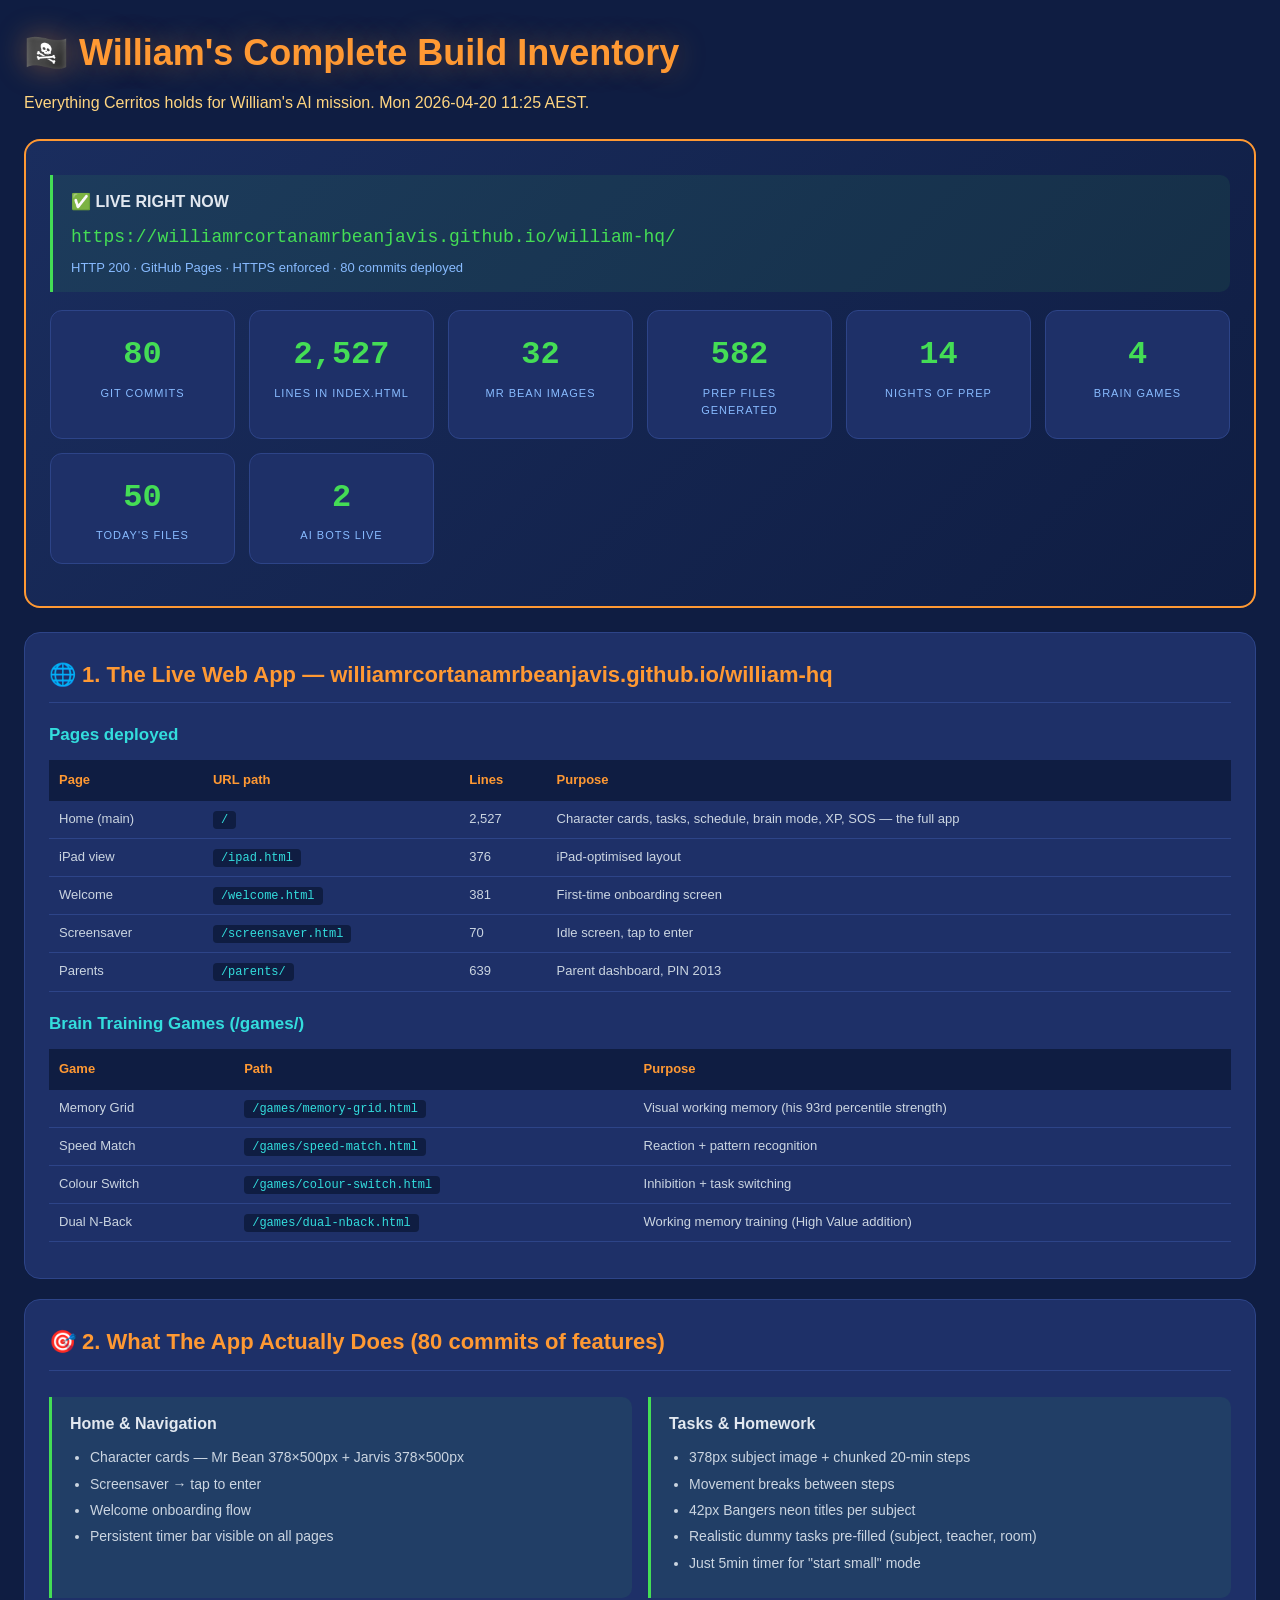
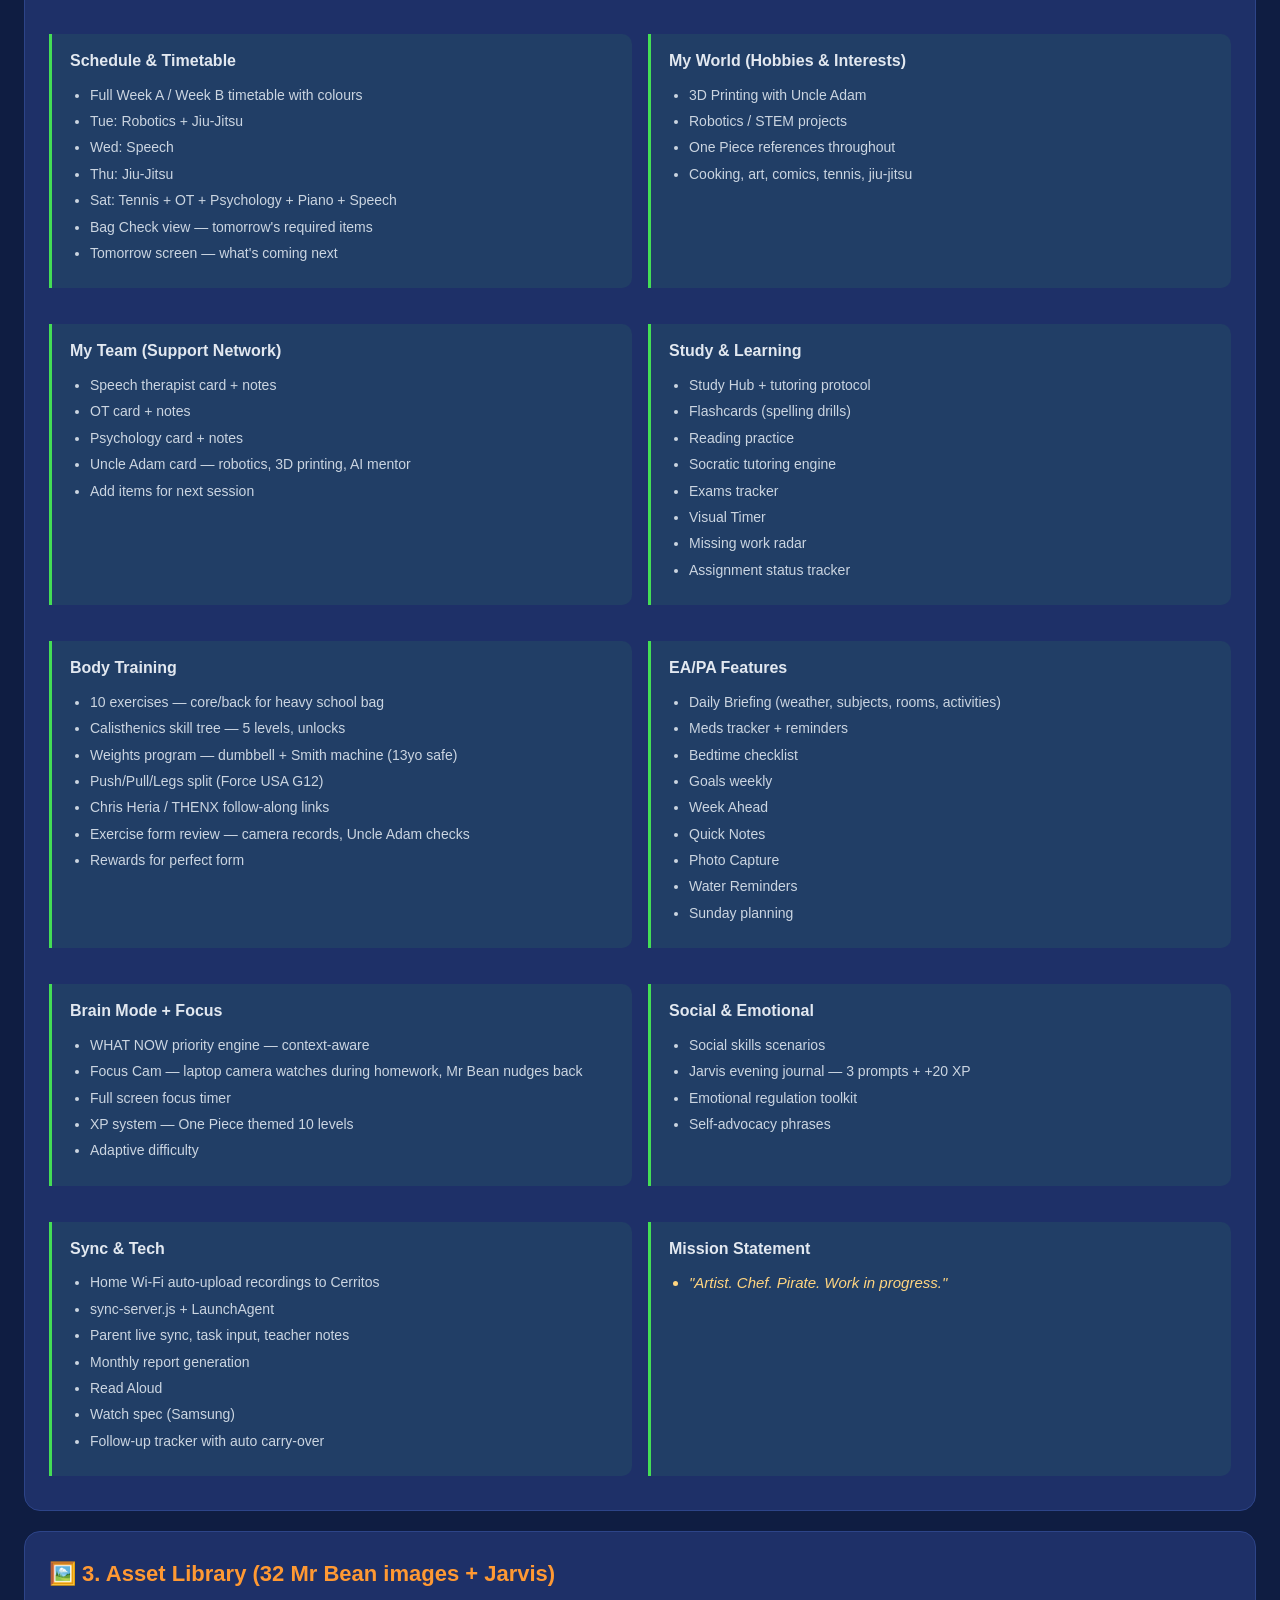
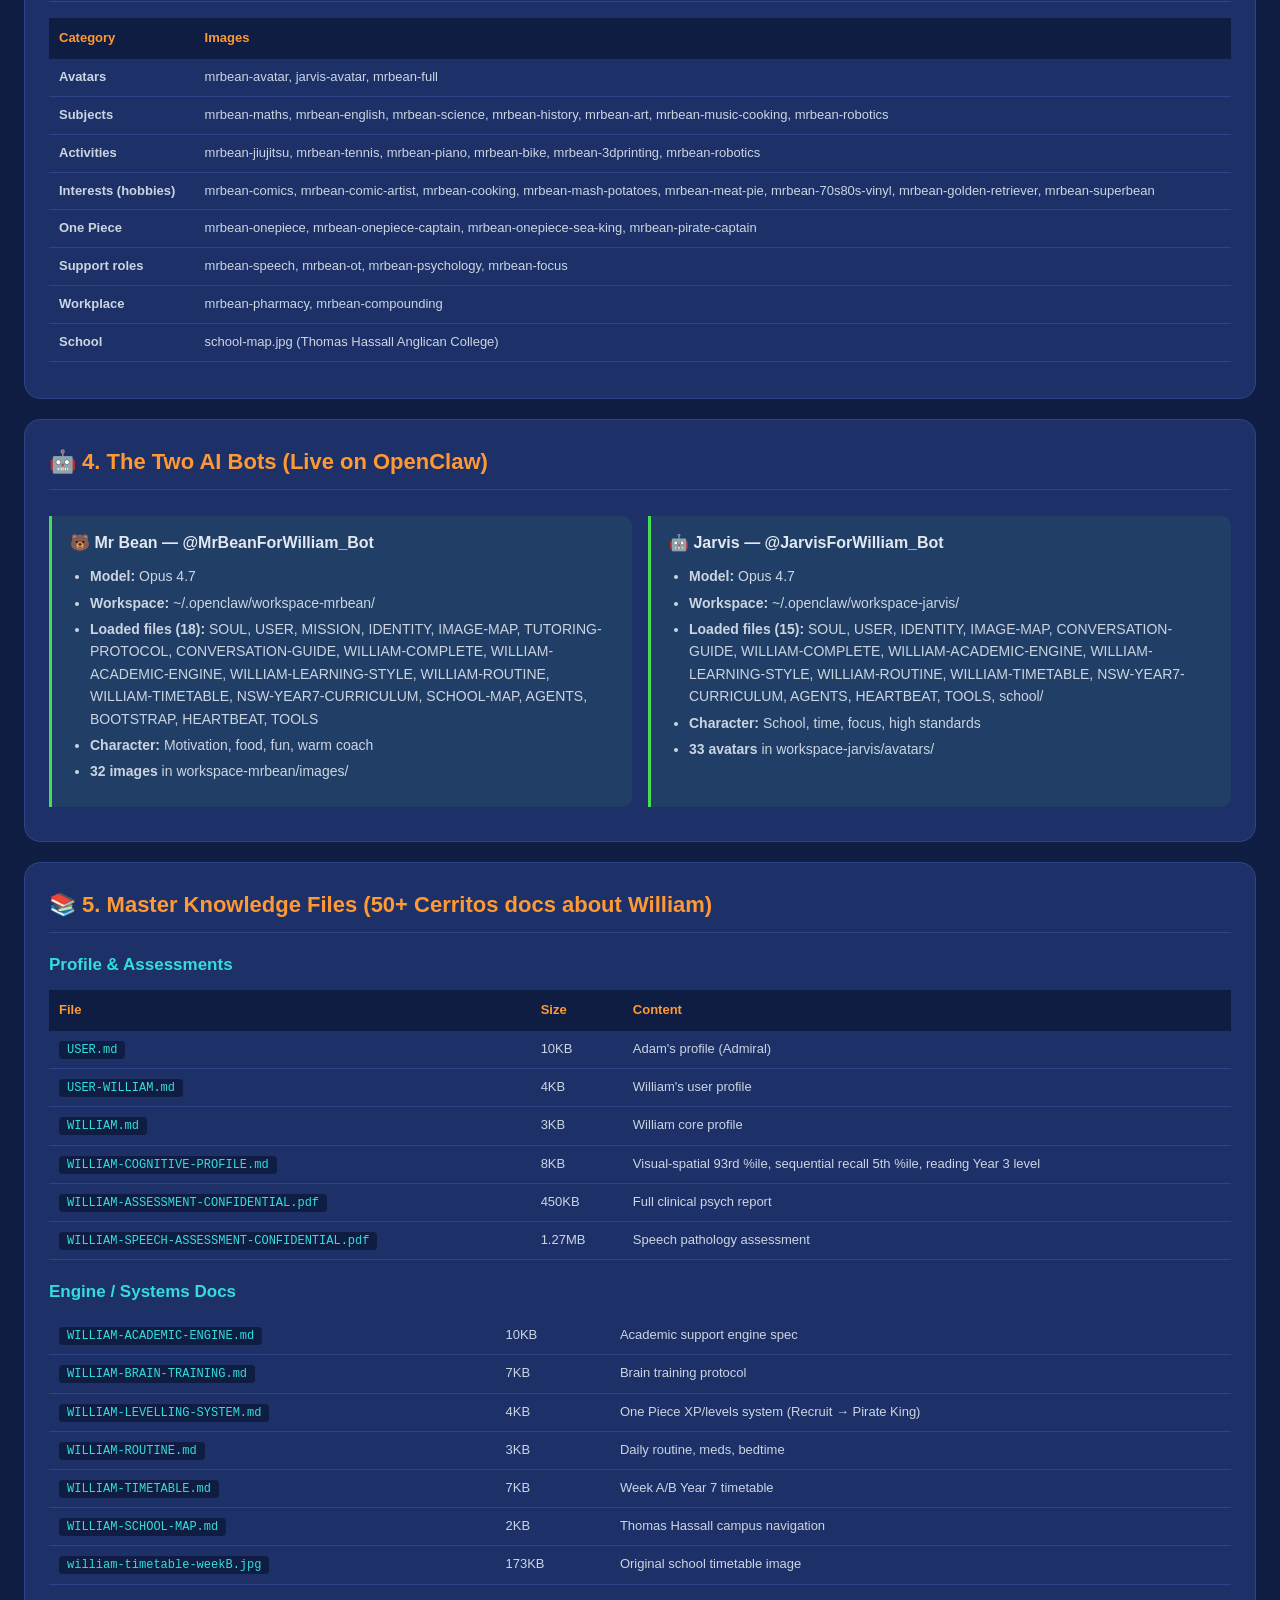
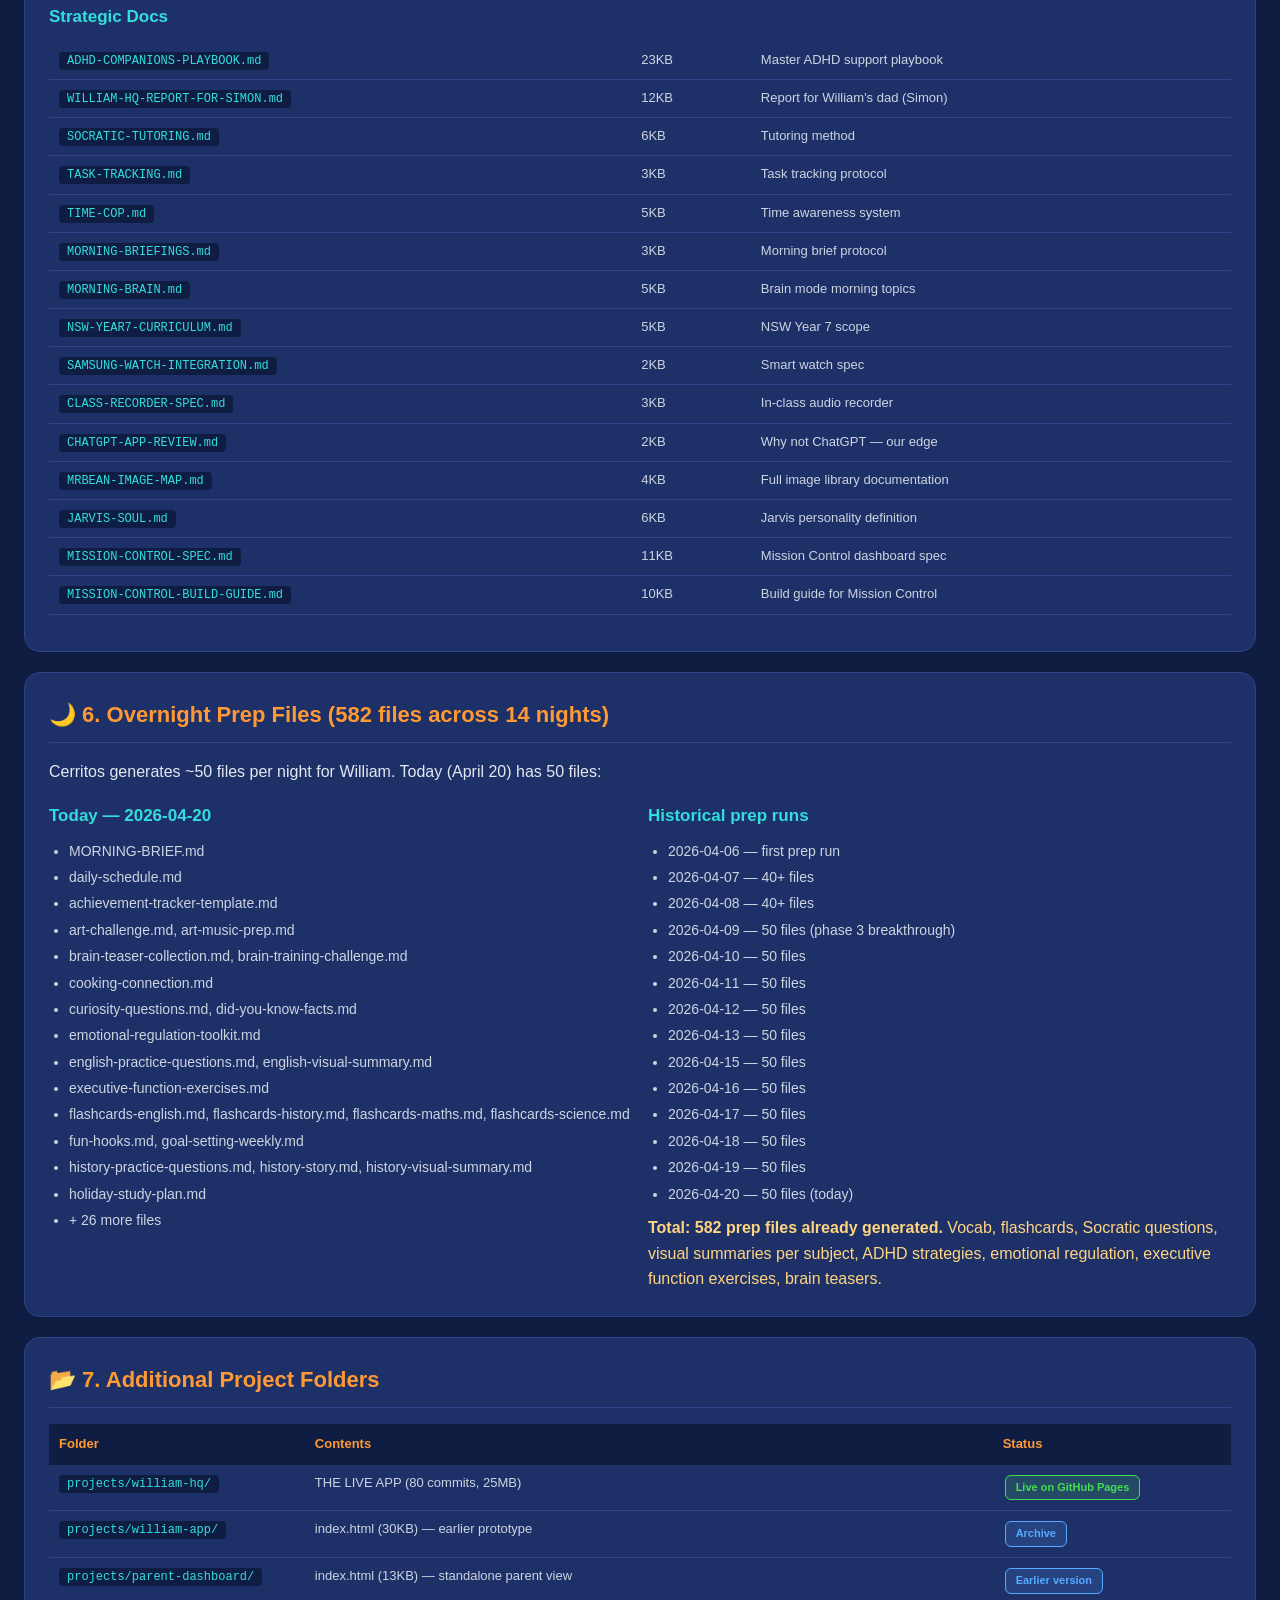
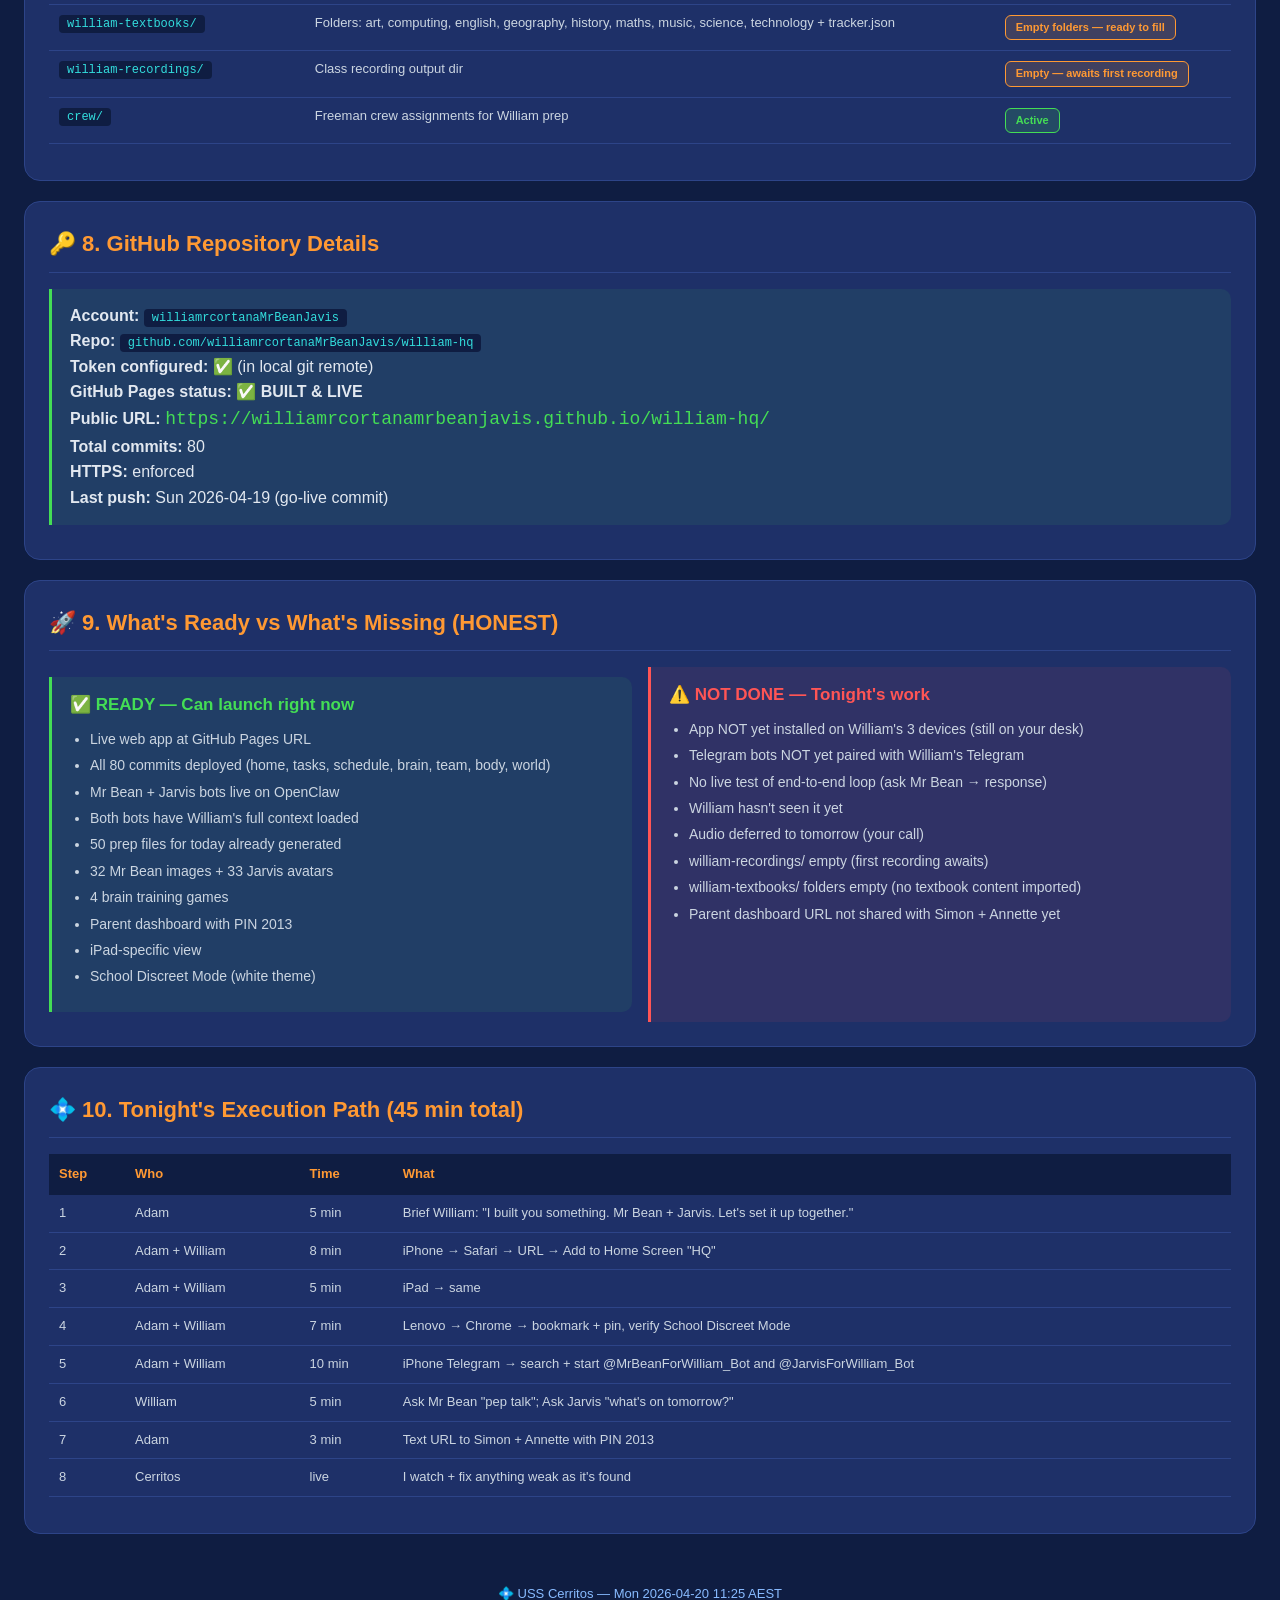
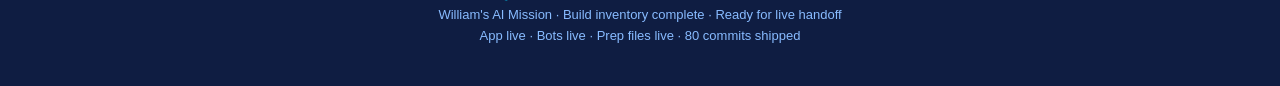
<file: CERRITOS-WILLIAM-INVENTORY.html>
<!DOCTYPE html>
<html lang="en">
<head>
<meta charset="UTF-8">
<meta name="viewport" content="width=device-width,initial-scale=1.0">
<title>Cerritos — Complete William Build Inventory</title>
<style>
*{margin:0;padding:0;box-sizing:border-box}
body{font-family:-apple-system,BlinkMacSystemFont,'Segoe UI',sans-serif;background:#0f1d42;color:#e2e8f0;line-height:1.6;padding:24px;max-width:1400px;margin:0 auto}
h1{font-size:36px;color:#FF9933;margin-bottom:8px;text-shadow:0 0 30px rgba(255,153,51,0.4)}
.sub{color:#FFD580;font-size:16px;margin-bottom:24px}
.banner{background:linear-gradient(135deg,#1a2d5e,#0f1d42);border:2px solid #FF9933;border-radius:16px;padding:24px;margin-bottom:24px}
.stats{display:grid;grid-template-columns:repeat(auto-fit,minmax(160px,1fr));gap:14px;margin:18px 0}
.stat{background:#1e3068;border:1px solid #2d4488;border-radius:12px;padding:18px;text-align:center}
.stat .n{font-size:32px;font-weight:800;color:#44DD55;font-family:'Courier New',monospace}
.stat .l{font-size:11px;color:#88bbff;text-transform:uppercase;letter-spacing:1px;margin-top:4px}
.section{background:#1e3068;border:1px solid #2d4488;border-radius:16px;padding:24px;margin-bottom:20px}
.section h2{color:#FF9933;margin-bottom:16px;font-size:22px;border-bottom:1px solid #2d4488;padding-bottom:10px}
.section h3{color:#33DDDD;margin:18px 0 10px;font-size:17px}
table{width:100%;border-collapse:collapse;margin:12px 0;font-size:13px}
th{background:#0f1d42;color:#FF9933;text-align:left;padding:10px;font-weight:700}
td{padding:8px 10px;border-bottom:1px solid #2d4488;color:#cbd5e1;vertical-align:top}
tr:hover td{background:#0f1d42}
.tag{display:inline-block;padding:3px 10px;border-radius:6px;font-size:11px;font-weight:700;margin:2px}
.tag.green{background:rgba(68,221,85,0.15);color:#44DD55;border:1px solid #44DD55}
.tag.red{background:rgba(255,85,85,0.15);color:#FF5555;border:1px solid #FF5555}
.tag.blue{background:rgba(85,170,255,0.15);color:#55AAFF;border:1px solid #55AAFF}
.tag.gold{background:rgba(255,153,51,0.15);color:#FF9933;border:1px solid #FF9933}
.path{font-family:'SF Mono',Monaco,monospace;background:#0f1d42;color:#33DDDD;padding:2px 8px;border-radius:4px;font-size:12px}
.live{background:rgba(68,221,85,0.08);border-left:3px solid #44DD55;padding:14px 18px;margin:10px 0;border-radius:0 10px 10px 0}
.url{font-size:18px;color:#44DD55;word-break:break-all;font-family:'SF Mono',Monaco,monospace}
ul{padding-left:20px;margin:10px 0}
li{margin:4px 0;color:#cbd5e1;font-size:14px}
.grid2{display:grid;grid-template-columns:1fr 1fr;gap:16px}
@media(max-width:768px){.grid2{grid-template-columns:1fr}}
.footer{text-align:center;color:#88bbff;padding:30px 0;font-size:13px}
</style>
</head>
<body>

<h1>🏴‍☠️ William's Complete Build Inventory</h1>
<p class="sub">Everything Cerritos holds for William's AI mission. Mon 2026-04-20 11:25 AEST.</p>

<div class="banner">
  <div class="live">
    <b>✅ LIVE RIGHT NOW</b><br>
    <div class="url" style="margin-top:8px">https://williamrcortanamrbeanjavis.github.io/william-hq/</div>
    <div style="margin-top:6px;font-size:13px;color:#88bbff">HTTP 200 · GitHub Pages · HTTPS enforced · 80 commits deployed</div>
  </div>
  <div class="stats">
    <div class="stat"><div class="n">80</div><div class="l">Git Commits</div></div>
    <div class="stat"><div class="n">2,527</div><div class="l">Lines in index.html</div></div>
    <div class="stat"><div class="n">32</div><div class="l">Mr Bean Images</div></div>
    <div class="stat"><div class="n">582</div><div class="l">Prep Files Generated</div></div>
    <div class="stat"><div class="n">14</div><div class="l">Nights of Prep</div></div>
    <div class="stat"><div class="n">4</div><div class="l">Brain Games</div></div>
    <div class="stat"><div class="n">50</div><div class="l">Today's Files</div></div>
    <div class="stat"><div class="n">2</div><div class="l">AI Bots Live</div></div>
  </div>
</div>

<div class="section">
  <h2>🌐 1. The Live Web App — williamrcortanamrbeanjavis.github.io/william-hq</h2>
  <h3>Pages deployed</h3>
  <table>
    <tr><th>Page</th><th>URL path</th><th>Lines</th><th>Purpose</th></tr>
    <tr><td>Home (main)</td><td><span class="path">/</span></td><td>2,527</td><td>Character cards, tasks, schedule, brain mode, XP, SOS — the full app</td></tr>
    <tr><td>iPad view</td><td><span class="path">/ipad.html</span></td><td>376</td><td>iPad-optimised layout</td></tr>
    <tr><td>Welcome</td><td><span class="path">/welcome.html</span></td><td>381</td><td>First-time onboarding screen</td></tr>
    <tr><td>Screensaver</td><td><span class="path">/screensaver.html</span></td><td>70</td><td>Idle screen, tap to enter</td></tr>
    <tr><td>Parents</td><td><span class="path">/parents/</span></td><td>639</td><td>Parent dashboard, PIN 2013</td></tr>
  </table>

  <h3>Brain Training Games (/games/)</h3>
  <table>
    <tr><th>Game</th><th>Path</th><th>Purpose</th></tr>
    <tr><td>Memory Grid</td><td><span class="path">/games/memory-grid.html</span></td><td>Visual working memory (his 93rd percentile strength)</td></tr>
    <tr><td>Speed Match</td><td><span class="path">/games/speed-match.html</span></td><td>Reaction + pattern recognition</td></tr>
    <tr><td>Colour Switch</td><td><span class="path">/games/colour-switch.html</span></td><td>Inhibition + task switching</td></tr>
    <tr><td>Dual N-Back</td><td><span class="path">/games/dual-nback.html</span></td><td>Working memory training (High Value addition)</td></tr>
  </table>
</div>

<div class="section">
  <h2>🎯 2. What The App Actually Does (80 commits of features)</h2>
  <div class="grid2">
    <div class="live"><b>Home & Navigation</b>
      <ul>
        <li>Character cards — Mr Bean 378×500px + Jarvis 378×500px</li>
        <li>Screensaver → tap to enter</li>
        <li>Welcome onboarding flow</li>
        <li>Persistent timer bar visible on all pages</li>
      </ul>
    </div>
    <div class="live"><b>Tasks & Homework</b>
      <ul>
        <li>378px subject image + chunked 20-min steps</li>
        <li>Movement breaks between steps</li>
        <li>42px Bangers neon titles per subject</li>
        <li>Realistic dummy tasks pre-filled (subject, teacher, room)</li>
        <li>Just 5min timer for "start small" mode</li>
      </ul>
    </div>
    <div class="live"><b>Schedule & Timetable</b>
      <ul>
        <li>Full Week A / Week B timetable with colours</li>
        <li>Tue: Robotics + Jiu-Jitsu</li>
        <li>Wed: Speech</li>
        <li>Thu: Jiu-Jitsu</li>
        <li>Sat: Tennis + OT + Psychology + Piano + Speech</li>
        <li>Bag Check view — tomorrow's required items</li>
        <li>Tomorrow screen — what's coming next</li>
      </ul>
    </div>
    <div class="live"><b>My World (Hobbies & Interests)</b>
      <ul>
        <li>3D Printing with Uncle Adam</li>
        <li>Robotics / STEM projects</li>
        <li>One Piece references throughout</li>
        <li>Cooking, art, comics, tennis, jiu-jitsu</li>
      </ul>
    </div>
    <div class="live"><b>My Team (Support Network)</b>
      <ul>
        <li>Speech therapist card + notes</li>
        <li>OT card + notes</li>
        <li>Psychology card + notes</li>
        <li>Uncle Adam card — robotics, 3D printing, AI mentor</li>
        <li>Add items for next session</li>
      </ul>
    </div>
    <div class="live"><b>Study & Learning</b>
      <ul>
        <li>Study Hub + tutoring protocol</li>
        <li>Flashcards (spelling drills)</li>
        <li>Reading practice</li>
        <li>Socratic tutoring engine</li>
        <li>Exams tracker</li>
        <li>Visual Timer</li>
        <li>Missing work radar</li>
        <li>Assignment status tracker</li>
      </ul>
    </div>
    <div class="live"><b>Body Training</b>
      <ul>
        <li>10 exercises — core/back for heavy school bag</li>
        <li>Calisthenics skill tree — 5 levels, unlocks</li>
        <li>Weights program — dumbbell + Smith machine (13yo safe)</li>
        <li>Push/Pull/Legs split (Force USA G12)</li>
        <li>Chris Heria / THENX follow-along links</li>
        <li>Exercise form review — camera records, Uncle Adam checks</li>
        <li>Rewards for perfect form</li>
      </ul>
    </div>
    <div class="live"><b>EA/PA Features</b>
      <ul>
        <li>Daily Briefing (weather, subjects, rooms, activities)</li>
        <li>Meds tracker + reminders</li>
        <li>Bedtime checklist</li>
        <li>Goals weekly</li>
        <li>Week Ahead</li>
        <li>Quick Notes</li>
        <li>Photo Capture</li>
        <li>Water Reminders</li>
        <li>Sunday planning</li>
      </ul>
    </div>
    <div class="live"><b>Brain Mode + Focus</b>
      <ul>
        <li>WHAT NOW priority engine — context-aware</li>
        <li>Focus Cam — laptop camera watches during homework, Mr Bean nudges back</li>
        <li>Full screen focus timer</li>
        <li>XP system — One Piece themed 10 levels</li>
        <li>Adaptive difficulty</li>
      </ul>
    </div>
    <div class="live"><b>Social & Emotional</b>
      <ul>
        <li>Social skills scenarios</li>
        <li>Jarvis evening journal — 3 prompts + +20 XP</li>
        <li>Emotional regulation toolkit</li>
        <li>Self-advocacy phrases</li>
      </ul>
    </div>
    <div class="live"><b>Sync & Tech</b>
      <ul>
        <li>Home Wi-Fi auto-upload recordings to Cerritos</li>
        <li>sync-server.js + LaunchAgent</li>
        <li>Parent live sync, task input, teacher notes</li>
        <li>Monthly report generation</li>
        <li>Read Aloud</li>
        <li>Watch spec (Samsung)</li>
        <li>Follow-up tracker with auto carry-over</li>
      </ul>
    </div>
    <div class="live"><b>Mission Statement</b>
      <ul>
        <li style="font-size:15px;color:#FFD580;font-style:italic">"Artist. Chef. Pirate. Work in progress."</li>
      </ul>
    </div>
  </div>
</div>

<div class="section">
  <h2>🖼️ 3. Asset Library (32 Mr Bean images + Jarvis)</h2>
  <table>
    <tr><th>Category</th><th>Images</th></tr>
    <tr><td><b>Avatars</b></td><td>mrbean-avatar, jarvis-avatar, mrbean-full</td></tr>
    <tr><td><b>Subjects</b></td><td>mrbean-maths, mrbean-english, mrbean-science, mrbean-history, mrbean-art, mrbean-music-cooking, mrbean-robotics</td></tr>
    <tr><td><b>Activities</b></td><td>mrbean-jiujitsu, mrbean-tennis, mrbean-piano, mrbean-bike, mrbean-3dprinting, mrbean-robotics</td></tr>
    <tr><td><b>Interests (hobbies)</b></td><td>mrbean-comics, mrbean-comic-artist, mrbean-cooking, mrbean-mash-potatoes, mrbean-meat-pie, mrbean-70s80s-vinyl, mrbean-golden-retriever, mrbean-superbean</td></tr>
    <tr><td><b>One Piece</b></td><td>mrbean-onepiece, mrbean-onepiece-captain, mrbean-onepiece-sea-king, mrbean-pirate-captain</td></tr>
    <tr><td><b>Support roles</b></td><td>mrbean-speech, mrbean-ot, mrbean-psychology, mrbean-focus</td></tr>
    <tr><td><b>Workplace</b></td><td>mrbean-pharmacy, mrbean-compounding</td></tr>
    <tr><td><b>School</b></td><td>school-map.jpg (Thomas Hassall Anglican College)</td></tr>
  </table>
</div>

<div class="section">
  <h2>🤖 4. The Two AI Bots (Live on OpenClaw)</h2>
  <div class="grid2">
    <div class="live"><b>🐻 Mr Bean — @MrBeanForWilliam_Bot</b>
      <ul>
        <li><b>Model:</b> Opus 4.7</li>
        <li><b>Workspace:</b> ~/.openclaw/workspace-mrbean/</li>
        <li><b>Loaded files (18):</b> SOUL, USER, MISSION, IDENTITY, IMAGE-MAP, TUTORING-PROTOCOL, CONVERSATION-GUIDE, WILLIAM-COMPLETE, WILLIAM-ACADEMIC-ENGINE, WILLIAM-LEARNING-STYLE, WILLIAM-ROUTINE, WILLIAM-TIMETABLE, NSW-YEAR7-CURRICULUM, SCHOOL-MAP, AGENTS, BOOTSTRAP, HEARTBEAT, TOOLS</li>
        <li><b>Character:</b> Motivation, food, fun, warm coach</li>
        <li><b>32 images</b> in workspace-mrbean/images/</li>
      </ul>
    </div>
    <div class="live"><b>🤖 Jarvis — @JarvisForWilliam_Bot</b>
      <ul>
        <li><b>Model:</b> Opus 4.7</li>
        <li><b>Workspace:</b> ~/.openclaw/workspace-jarvis/</li>
        <li><b>Loaded files (15):</b> SOUL, USER, IDENTITY, IMAGE-MAP, CONVERSATION-GUIDE, WILLIAM-COMPLETE, WILLIAM-ACADEMIC-ENGINE, WILLIAM-LEARNING-STYLE, WILLIAM-ROUTINE, WILLIAM-TIMETABLE, NSW-YEAR7-CURRICULUM, AGENTS, HEARTBEAT, TOOLS, school/</li>
        <li><b>Character:</b> School, time, focus, high standards</li>
        <li><b>33 avatars</b> in workspace-jarvis/avatars/</li>
      </ul>
    </div>
  </div>
</div>

<div class="section">
  <h2>📚 5. Master Knowledge Files (50+ Cerritos docs about William)</h2>
  <h3>Profile & Assessments</h3>
  <table>
    <tr><th>File</th><th>Size</th><th>Content</th></tr>
    <tr><td><span class="path">USER.md</span></td><td>10KB</td><td>Adam's profile (Admiral)</td></tr>
    <tr><td><span class="path">USER-WILLIAM.md</span></td><td>4KB</td><td>William's user profile</td></tr>
    <tr><td><span class="path">WILLIAM.md</span></td><td>3KB</td><td>William core profile</td></tr>
    <tr><td><span class="path">WILLIAM-COGNITIVE-PROFILE.md</span></td><td>8KB</td><td>Visual-spatial 93rd %ile, sequential recall 5th %ile, reading Year 3 level</td></tr>
    <tr><td><span class="path">WILLIAM-ASSESSMENT-CONFIDENTIAL.pdf</span></td><td>450KB</td><td>Full clinical psych report</td></tr>
    <tr><td><span class="path">WILLIAM-SPEECH-ASSESSMENT-CONFIDENTIAL.pdf</span></td><td>1.27MB</td><td>Speech pathology assessment</td></tr>
  </table>
  <h3>Engine / Systems Docs</h3>
  <table>
    <tr><td><span class="path">WILLIAM-ACADEMIC-ENGINE.md</span></td><td>10KB</td><td>Academic support engine spec</td></tr>
    <tr><td><span class="path">WILLIAM-BRAIN-TRAINING.md</span></td><td>7KB</td><td>Brain training protocol</td></tr>
    <tr><td><span class="path">WILLIAM-LEVELLING-SYSTEM.md</span></td><td>4KB</td><td>One Piece XP/levels system (Recruit → Pirate King)</td></tr>
    <tr><td><span class="path">WILLIAM-ROUTINE.md</span></td><td>3KB</td><td>Daily routine, meds, bedtime</td></tr>
    <tr><td><span class="path">WILLIAM-TIMETABLE.md</span></td><td>7KB</td><td>Week A/B Year 7 timetable</td></tr>
    <tr><td><span class="path">WILLIAM-SCHOOL-MAP.md</span></td><td>2KB</td><td>Thomas Hassall campus navigation</td></tr>
    <tr><td><span class="path">william-timetable-weekB.jpg</span></td><td>173KB</td><td>Original school timetable image</td></tr>
  </table>
  <h3>Strategic Docs</h3>
  <table>
    <tr><td><span class="path">ADHD-COMPANIONS-PLAYBOOK.md</span></td><td>23KB</td><td>Master ADHD support playbook</td></tr>
    <tr><td><span class="path">WILLIAM-HQ-REPORT-FOR-SIMON.md</span></td><td>12KB</td><td>Report for William's dad (Simon)</td></tr>
    <tr><td><span class="path">SOCRATIC-TUTORING.md</span></td><td>6KB</td><td>Tutoring method</td></tr>
    <tr><td><span class="path">TASK-TRACKING.md</span></td><td>3KB</td><td>Task tracking protocol</td></tr>
    <tr><td><span class="path">TIME-COP.md</span></td><td>5KB</td><td>Time awareness system</td></tr>
    <tr><td><span class="path">MORNING-BRIEFINGS.md</span></td><td>3KB</td><td>Morning brief protocol</td></tr>
    <tr><td><span class="path">MORNING-BRAIN.md</span></td><td>5KB</td><td>Brain mode morning topics</td></tr>
    <tr><td><span class="path">NSW-YEAR7-CURRICULUM.md</span></td><td>5KB</td><td>NSW Year 7 scope</td></tr>
    <tr><td><span class="path">SAMSUNG-WATCH-INTEGRATION.md</span></td><td>2KB</td><td>Smart watch spec</td></tr>
    <tr><td><span class="path">CLASS-RECORDER-SPEC.md</span></td><td>3KB</td><td>In-class audio recorder</td></tr>
    <tr><td><span class="path">CHATGPT-APP-REVIEW.md</span></td><td>2KB</td><td>Why not ChatGPT — our edge</td></tr>
    <tr><td><span class="path">MRBEAN-IMAGE-MAP.md</span></td><td>4KB</td><td>Full image library documentation</td></tr>
    <tr><td><span class="path">JARVIS-SOUL.md</span></td><td>6KB</td><td>Jarvis personality definition</td></tr>
    <tr><td><span class="path">MISSION-CONTROL-SPEC.md</span></td><td>11KB</td><td>Mission Control dashboard spec</td></tr>
    <tr><td><span class="path">MISSION-CONTROL-BUILD-GUIDE.md</span></td><td>10KB</td><td>Build guide for Mission Control</td></tr>
  </table>
</div>

<div class="section">
  <h2>🌙 6. Overnight Prep Files (582 files across 14 nights)</h2>
  <p>Cerritos generates ~50 files per night for William. Today (April 20) has 50 files:</p>
  <div class="grid2">
    <div>
      <h3>Today — 2026-04-20</h3>
      <ul style="font-size:13px">
        <li>MORNING-BRIEF.md</li>
        <li>daily-schedule.md</li>
        <li>achievement-tracker-template.md</li>
        <li>art-challenge.md, art-music-prep.md</li>
        <li>brain-teaser-collection.md, brain-training-challenge.md</li>
        <li>cooking-connection.md</li>
        <li>curiosity-questions.md, did-you-know-facts.md</li>
        <li>emotional-regulation-toolkit.md</li>
        <li>english-practice-questions.md, english-visual-summary.md</li>
        <li>executive-function-exercises.md</li>
        <li>flashcards-english.md, flashcards-history.md, flashcards-maths.md, flashcards-science.md</li>
        <li>fun-hooks.md, goal-setting-weekly.md</li>
        <li>history-practice-questions.md, history-story.md, history-visual-summary.md</li>
        <li>holiday-study-plan.md</li>
        <li>+ 26 more files</li>
      </ul>
    </div>
    <div>
      <h3>Historical prep runs</h3>
      <ul>
        <li>2026-04-06 — first prep run</li>
        <li>2026-04-07 — 40+ files</li>
        <li>2026-04-08 — 40+ files</li>
        <li>2026-04-09 — 50 files (phase 3 breakthrough)</li>
        <li>2026-04-10 — 50 files</li>
        <li>2026-04-11 — 50 files</li>
        <li>2026-04-12 — 50 files</li>
        <li>2026-04-13 — 50 files</li>
        <li>2026-04-15 — 50 files</li>
        <li>2026-04-16 — 50 files</li>
        <li>2026-04-17 — 50 files</li>
        <li>2026-04-18 — 50 files</li>
        <li>2026-04-19 — 50 files</li>
        <li>2026-04-20 — 50 files (today)</li>
      </ul>
      <p style="margin-top:10px;color:#FFD580"><b>Total: 582 prep files already generated.</b> Vocab, flashcards, Socratic questions, visual summaries per subject, ADHD strategies, emotional regulation, executive function exercises, brain teasers.</p>
    </div>
  </div>
</div>

<div class="section">
  <h2>📂 7. Additional Project Folders</h2>
  <table>
    <tr><th>Folder</th><th>Contents</th><th>Status</th></tr>
    <tr><td><span class="path">projects/william-hq/</span></td><td>THE LIVE APP (80 commits, 25MB)</td><td><span class="tag green">Live on GitHub Pages</span></td></tr>
    <tr><td><span class="path">projects/william-app/</span></td><td>index.html (30KB) — earlier prototype</td><td><span class="tag blue">Archive</span></td></tr>
    <tr><td><span class="path">projects/parent-dashboard/</span></td><td>index.html (13KB) — standalone parent view</td><td><span class="tag blue">Earlier version</span></td></tr>
    <tr><td><span class="path">william-textbooks/</span></td><td>Folders: art, computing, english, geography, history, maths, music, science, technology + tracker.json</td><td><span class="tag gold">Empty folders — ready to fill</span></td></tr>
    <tr><td><span class="path">william-recordings/</span></td><td>Class recording output dir</td><td><span class="tag gold">Empty — awaits first recording</span></td></tr>
    <tr><td><span class="path">crew/</span></td><td>Freeman crew assignments for William prep</td><td><span class="tag green">Active</span></td></tr>
  </table>
</div>

<div class="section">
  <h2>🔑 8. GitHub Repository Details</h2>
  <div class="live">
    <b>Account:</b> <span class="path">williamrcortanaMrBeanJavis</span><br>
    <b>Repo:</b> <span class="path">github.com/williamrcortanaMrBeanJavis/william-hq</span><br>
    <b>Token configured:</b> ✅ (in local git remote)<br>
    <b>GitHub Pages status:</b> ✅ <b>BUILT & LIVE</b><br>
    <b>Public URL:</b> <span class="url">https://williamrcortanamrbeanjavis.github.io/william-hq/</span><br>
    <b>Total commits:</b> 80<br>
    <b>HTTPS:</b> enforced<br>
    <b>Last push:</b> Sun 2026-04-19 (go-live commit)
  </div>
</div>

<div class="section">
  <h2>🚀 9. What's Ready vs What's Missing (HONEST)</h2>
  <div class="grid2">
    <div class="live">
      <h3 style="color:#44DD55;margin-top:0">✅ READY — Can launch right now</h3>
      <ul>
        <li>Live web app at GitHub Pages URL</li>
        <li>All 80 commits deployed (home, tasks, schedule, brain, team, body, world)</li>
        <li>Mr Bean + Jarvis bots live on OpenClaw</li>
        <li>Both bots have William's full context loaded</li>
        <li>50 prep files for today already generated</li>
        <li>32 Mr Bean images + 33 Jarvis avatars</li>
        <li>4 brain training games</li>
        <li>Parent dashboard with PIN 2013</li>
        <li>iPad-specific view</li>
        <li>School Discreet Mode (white theme)</li>
      </ul>
    </div>
    <div style="background:rgba(255,85,85,0.08);border-left:3px solid #FF5555;padding:14px 18px;border-radius:0 10px 10px 0">
      <h3 style="color:#FF5555;margin-top:0">⚠️ NOT DONE — Tonight's work</h3>
      <ul>
        <li>App NOT yet installed on William's 3 devices (still on your desk)</li>
        <li>Telegram bots NOT yet paired with William's Telegram</li>
        <li>No live test of end-to-end loop (ask Mr Bean → response)</li>
        <li>William hasn't seen it yet</li>
        <li>Audio deferred to tomorrow (your call)</li>
        <li>william-recordings/ empty (first recording awaits)</li>
        <li>william-textbooks/ folders empty (no textbook content imported)</li>
        <li>Parent dashboard URL not shared with Simon + Annette yet</li>
      </ul>
    </div>
  </div>
</div>

<div class="section">
  <h2>💠 10. Tonight's Execution Path (45 min total)</h2>
  <table>
    <tr><th>Step</th><th>Who</th><th>Time</th><th>What</th></tr>
    <tr><td>1</td><td>Adam</td><td>5 min</td><td>Brief William: "I built you something. Mr Bean + Jarvis. Let's set it up together."</td></tr>
    <tr><td>2</td><td>Adam + William</td><td>8 min</td><td>iPhone → Safari → URL → Add to Home Screen "HQ"</td></tr>
    <tr><td>3</td><td>Adam + William</td><td>5 min</td><td>iPad → same</td></tr>
    <tr><td>4</td><td>Adam + William</td><td>7 min</td><td>Lenovo → Chrome → bookmark + pin, verify School Discreet Mode</td></tr>
    <tr><td>5</td><td>Adam + William</td><td>10 min</td><td>iPhone Telegram → search + start @MrBeanForWilliam_Bot and @JarvisForWilliam_Bot</td></tr>
    <tr><td>6</td><td>William</td><td>5 min</td><td>Ask Mr Bean "pep talk"; Ask Jarvis "what's on tomorrow?"</td></tr>
    <tr><td>7</td><td>Adam</td><td>3 min</td><td>Text URL to Simon + Annette with PIN 2013</td></tr>
    <tr><td>8</td><td>Cerritos</td><td>live</td><td>I watch + fix anything weak as it's found</td></tr>
  </table>
</div>

<div class="footer">
  💠 USS Cerritos — Mon 2026-04-20 11:25 AEST<br>
  William's AI Mission · Build inventory complete · Ready for live handoff<br>
  App live · Bots live · Prep files live · 80 commits shipped
</div>

</body>
</html>
</file>
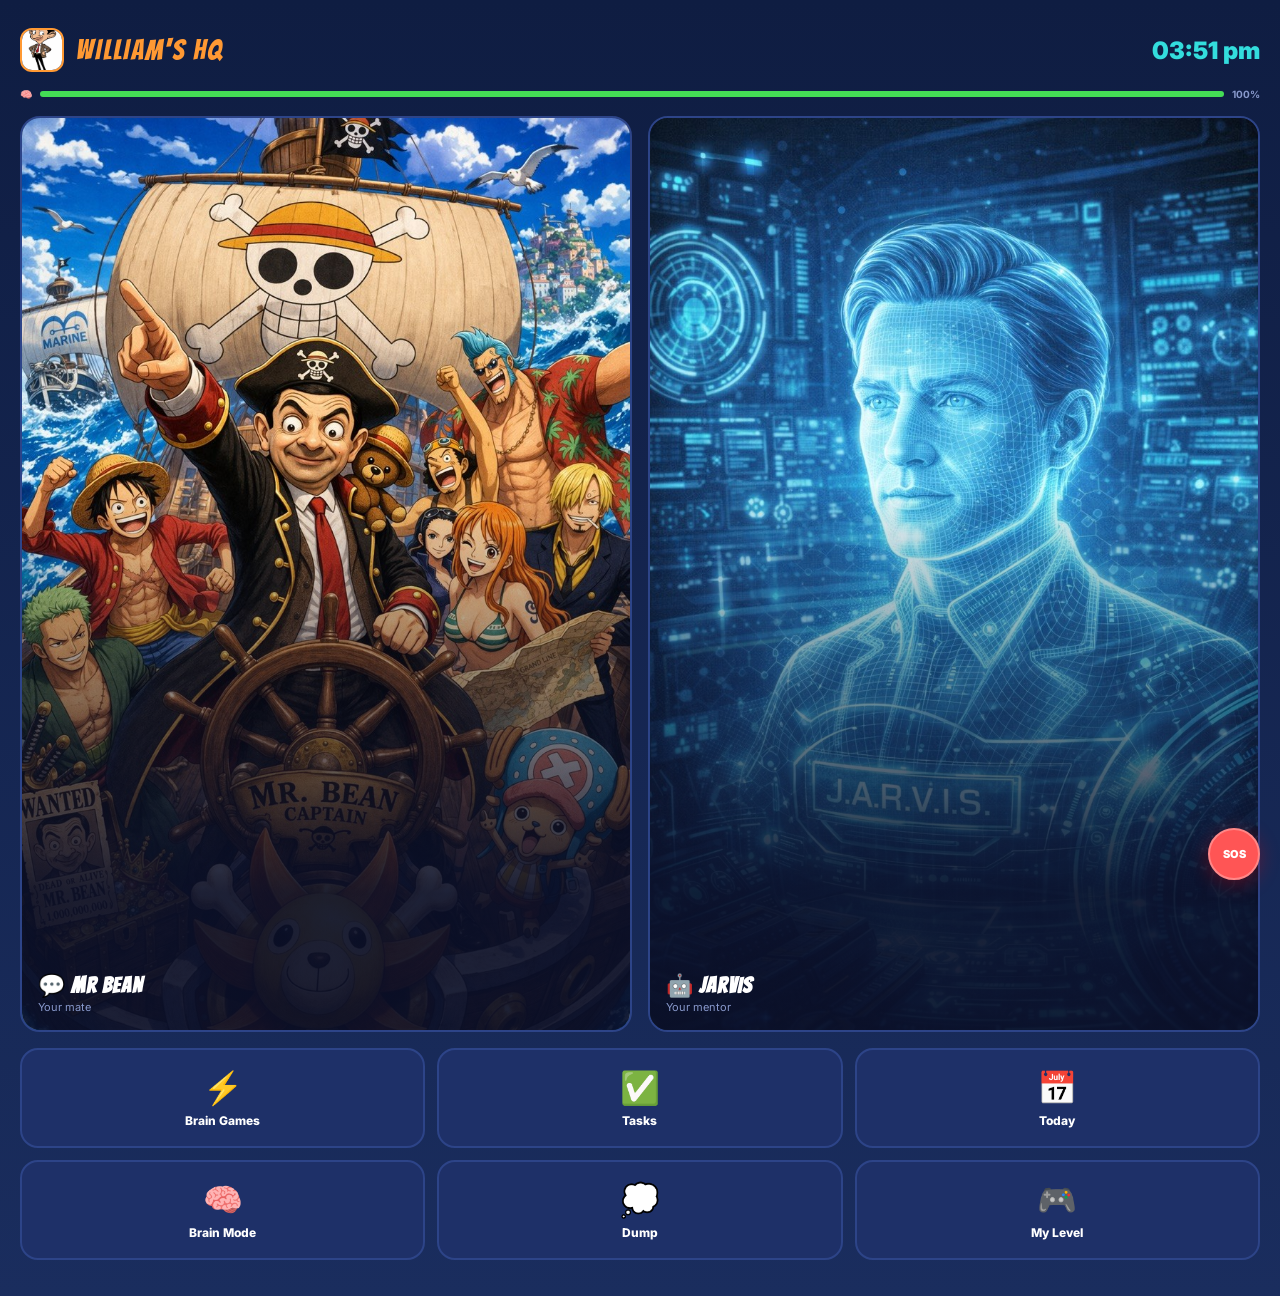
<file: ipad.html>
<!DOCTYPE html>
<html lang="en">
<head>
<meta charset="UTF-8">
<meta name="viewport" content="width=device-width, initial-scale=1.0">
<title>William's HQ</title>
<link href="https://fonts.googleapis.com/css2?family=Inter:wght@400;600;700;800;900&family=Bangers&display=swap" rel="stylesheet">
<style>
* { margin: 0; padding: 0; box-sizing: border-box; }
body {
  font-family: 'Inter', sans-serif;
  background: linear-gradient(180deg, #0f1d42 0%, #1a2d5e 100%);
  color: #fff;
  min-height: 100vh;
  padding: 20px;
}

/* ═══ HEADER ═══ */
.header {
  display: flex; align-items: center; justify-content: space-between;
  padding: 8px 0 16px;
}
.h-left { display: flex; align-items: center; gap: 12px; }
.h-left img { width: 44px; height: 44px; border-radius: 12px; object-fit: cover; border: 2px solid #FF9933; }
.h-title { font-family: 'Bangers', cursive; font-size: 28px; letter-spacing: 2px; color: #FF9933; }
.h-right { font-size: 12px; color: #8899cc; display: flex; align-items: center; gap: 8px; }
.h-time { font-size: 24px; font-weight: 900; color: #33DDDD; font-family: 'Inter'; }

/* ═══ HEALTH ═══ */
.health { display: flex; align-items: center; gap: 8px; padding-bottom: 16px; }
.health span { font-size: 10px; color: #8899cc; font-weight: 700; }
.hbar { flex: 1; height: 6px; background: rgba(255,255,255,0.06); border-radius: 3px; }
.hbar div { height: 100%; background: #44DD55; border-radius: 3px; width: 100%; }

/* ═══ VIEWS ═══ */
.view { display: none; }
.view.active { display: block; }

/* ═══ HOME LAYOUT ═══ */
.home-top {
  display: grid;
  grid-template-columns: 1fr 1fr;
  gap: 16px;
  margin-bottom: 16px;
}
.home-bottom {
  display: grid;
  grid-template-columns: repeat(3, 1fr);
  gap: 12px;
  margin-bottom: 16px;
}

/* ═══ IMAGE CARD ═══ */
.card {
  border-radius: 20px; overflow: hidden; position: relative;
  cursor: pointer; border: 2px solid #2d4488;
  transition: all 0.2s;
}
.card:hover { border-color: #33DDDD; transform: translateY(-3px); }
.card:active { transform: scale(0.98); }
.card img { width: 100%; display: block; }
.card .ov {
  position: absolute; inset: 0;
  background: linear-gradient(0deg, rgba(10,15,40,0.92) 15%, rgba(10,15,40,0) 60%);
  display: flex; flex-direction: column; justify-content: flex-end;
  padding: 16px; pointer-events: none;
}
.card h2 { font-family: 'Bangers', cursive; font-size: 22px; letter-spacing: 1px; }
.card p { font-size: 11px; color: #8899cc; margin-top: 2px; }

/* ═══ ICON BTNS ═══ */
.icon-btn {
  display: flex; flex-direction: column; align-items: center; justify-content: center;
  padding: 18px 12px; background: #1e3068; border: 2px solid #2d4488;
  border-radius: 18px; cursor: pointer; transition: all 0.15s;
}
.icon-btn:hover { border-color: #33DDDD; transform: translateY(-2px); }
.icon-btn:active { transform: scale(0.95); }
.icon-btn .ico { font-size: 32px; margin-bottom: 6px; }
.icon-btn .lbl { font-size: 12px; font-weight: 800; }

/* ═══ MORNING BANNER ═══ */
.morning-banner {
  background: linear-gradient(135deg, rgba(255,153,51,0.15), rgba(51,221,221,0.1));
  border: 2px solid #FF9933;
  border-radius: 16px;
  padding: 14px 18px;
  display: flex; align-items: center; gap: 12px;
  margin-bottom: 16px;
}
.morning-banner .mb-text { font-size: 13px; font-weight: 600; }
.morning-banner .mb-sub { font-size: 11px; color: #8899cc; margin-top: 2px; }

/* ═══ CHAT ═══ */
.chat-full { display: flex; flex-direction: column; height: calc(100vh - 100px); }
.chat-top { display: flex; gap: 10px; margin-bottom: 12px; }
.chat-top .card { flex: 1; }
.chat-msgs { flex: 1; overflow-y: auto; display: flex; flex-direction: column; gap: 10px; padding: 8px 0; }
.chat-row { display: flex; gap: 10px; align-items: flex-start; animation: msgIn 0.3s ease; }
.chat-row.user { flex-direction: row-reverse; }
@keyframes msgIn { from{opacity:0;transform:translateY(10px);} to{opacity:1;transform:translateY(0);} }
.chat-av { width: 40px; height: 40px; border-radius: 12px; object-fit: cover; flex-shrink: 0; }
.cb { max-width: 75%; padding: 12px 16px; border-radius: 18px; font-size: 15px; line-height: 1.5; }
.cb.bean { background: rgba(255,153,51,0.12); border: 2px solid rgba(255,153,51,0.25); border-bottom-left-radius: 4px; }
.cb.jarvis { background: rgba(85,170,255,0.12); border: 2px solid rgba(85,170,255,0.25); border-bottom-left-radius: 4px; }
.cb.user-msg { background: rgba(51,221,221,0.1); border: 2px solid rgba(51,221,221,0.15); border-bottom-right-radius: 4px; }
.chat-sender { font-size: 11px; font-weight: 800; margin-bottom: 3px; }
.bean .chat-sender { color: #FF9933; }
.jarvis .chat-sender { color: #55AAFF; }
.chat-input { display: flex; gap: 10px; padding: 12px 0; border-top: 2px solid #2d4488; }
.chat-input input { flex: 1; padding: 14px 16px; border-radius: 16px; border: 2px solid #2d4488; background: #1e3068; color: #fff; font-size: 16px; font-family: 'Inter'; outline: none; }
.chat-input input:focus { border-color: #33DDDD; }
.chat-input button { padding: 14px 24px; border-radius: 16px; border: none; font-weight: 800; font-size: 16px; cursor: pointer; font-family: 'Inter'; }
.send-bean { background: #FF9933; color: #000; }
.send-jarvis { background: #55AAFF; color: #fff; }
.voice-btn { width: 50px; border-radius: 16px; border: 2px solid #2d4488; background: #1e3068; color: #8899cc; font-size: 20px; cursor: pointer; display: flex; align-items: center; justify-content: center; }

/* ═══ SCHEDULE ═══ */
.sched { display: flex; gap: 10px; margin-bottom: 10px; align-items: center; }
.sched-time { font-size: 12px; font-weight: 800; color: #8899cc; width: 55px; text-align: right; flex-shrink: 0; }
.sched-card { flex: 1; display: flex; align-items: center; gap: 12px; padding: 12px; background: #1e3068; border: 2px solid #2d4488; border-radius: 16px; }
.sched-card img { width: 50px; height: 50px; border-radius: 12px; object-fit: cover; }

/* ═══ BRAIN TOPICS ═══ */
.topics { display: grid; grid-template-columns: repeat(4, 1fr); gap: 12px; }

/* ═══ BRAIN DUMP ═══ */
.dump-in { display: flex; gap: 10px; margin-bottom: 14px; }
.dump-in input { flex: 1; padding: 14px; border-radius: 16px; border: 2px solid #2d4488; background: #1e3068; color: #fff; font-size: 15px; font-family: 'Inter'; outline: none; }
.dump-in button { padding: 14px 20px; border-radius: 16px; border: none; background: #33DDDD; color: #000; font-weight: 800; font-size: 16px; cursor: pointer; font-family: 'Inter'; }
.dump-item { display: flex; gap: 10px; padding: 12px; background: #1e3068; border: 2px solid #2d4488; border-radius: 14px; margin-bottom: 8px; }

/* ═══ XP ═══ */
.xp-hero { border-radius: 20px; overflow: hidden; position: relative; margin-bottom: 16px; }
.xp-hero img { width: 100%; display: block; }
.xp-ov { position: absolute; inset: 0; background: linear-gradient(0deg, rgba(10,15,40,0.95) 30%, rgba(10,15,40,0.2) 100%); display: flex; flex-direction: column; justify-content: flex-end; padding: 20px; text-align: center; }
.xp-bar { height: 14px; background: rgba(255,255,255,0.08); border-radius: 7px; margin: 10px 0; overflow: hidden; }
.xp-fill { height: 100%; background: linear-gradient(90deg, #FF9933, #33DDDD); border-radius: 7px; transition: width 0.5s; }
.streaks { display: grid; grid-template-columns: 1fr 1fr 1fr; gap: 10px; margin-bottom: 16px; }
.sk { background: #1e3068; border: 2px solid #2d4488; border-radius: 16px; padding: 14px; text-align: center; }

/* ═══ BACK ═══ */
.back { display: inline-flex; align-items: center; gap: 6px; padding: 8px 16px; border-radius: 12px; border: 2px solid #2d4488; background: #1e3068; color: #8899cc; font-size: 13px; font-weight: 700; cursor: pointer; margin-bottom: 14px; font-family: 'Inter'; }
.back:hover { border-color: #33DDDD; color: #33DDDD; }

/* ═══ SOS ═══ */
.sos { position: fixed; bottom: 20px; right: 20px; width: 52px; height: 52px; border-radius: 50%; background: #FF5555; border: 2px solid #ff8888; color: #fff; font-size: 11px; font-weight: 900; cursor: pointer; z-index: 999; display: flex; align-items: center; justify-content: center; font-family: 'Inter'; box-shadow: 0 4px 20px rgba(255,0,0,0.3); }
.sos-overlay { display:none; position:fixed; inset:0; background:rgba(0,0,0,0.85); z-index:10000; align-items:center; justify-content:center; }
.sos-overlay.active { display:flex; }
.sos-modal { background:#1e3068; border:3px solid #FF5555; border-radius:20px; padding:24px; max-width:360px; width:90%; text-align:center; }

/* ═══ FLOATERS ═══ */
.floater { position:fixed; pointer-events:none; z-index:0; opacity:0; animation:floatUp 20s linear forwards; }
@keyframes floatUp { 0%{transform:translateY(100vh);opacity:0;} 10%{opacity:0.1;} 90%{opacity:0.06;} 100%{transform:translateY(-80px);opacity:0;} }
.xp-popup { position:fixed; top:40%; left:50%; transform:translate(-50%,-50%); font-size:30px; font-weight:900; color:#44DD55; pointer-events:none; z-index:9998; animation:xpPop 1.5s ease forwards; font-family:'Bangers',cursive; letter-spacing:2px; text-shadow:0 0 20px rgba(68,221,85,0.5); }
@keyframes xpPop { 0%{opacity:0;transform:translate(-50%,-50%) scale(0.5);} 30%{opacity:1;transform:translate(-50%,-50%) scale(1.2);} 100%{opacity:0;transform:translate(-50%,-120%) scale(0.8);} }
</style>
</head>
<body>

<!-- HEADER -->
<div class="header">
  <div class="h-left">
    <img src="assets/mrbean-avatar.jpg" id="topAv">
    <div class="h-title">WILLIAM'S HQ</div>
  </div>
  <div class="h-right">
    <div class="h-time" id="clock"></div>
  </div>
</div>

<!-- HEALTH -->
<div class="health"><span>🧠</span><div class="hbar"><div id="hFill"></div></div><span id="hPct">100%</span></div>

<!-- ═══ HOME ═══ -->
<div class="view active" id="view-home">

  <!-- Morning banner (shows 5-7:30am) -->
  <div class="morning-banner" id="morningBanner" style="display:none;">
    <span style="font-size:28px;">🌅</span>
    <div>
      <div class="mb-text">Good morning William!</div>
      <div class="mb-sub">Ask Mr Bean anything. Your brain is buzzing — let's use it.</div>
    </div>
  </div>

  <!-- Two big character cards -->
  <div class="home-top">
    <div class="card" onclick="goChat('bean')">
      <img src="assets/mrbean-onepiece-captain.jpg">
      <div class="ov">
        <h2>💬 MR BEAN</h2>
        <p>Your mate</p>
      </div>
    </div>
    <div class="card" onclick="goChat('jarvis')">
      <img src="assets/jarvis-avatar.jpg">
      <div class="ov">
        <h2>🤖 JARVIS</h2>
        <p>Your mentor</p>
      </div>
    </div>
  </div>

  <!-- Action buttons -->
  <div class="home-bottom">
    <div class="icon-btn" onclick="goView('games')"><div class="ico">⚡</div><div class="lbl">Brain Games</div></div>
    <div class="icon-btn" onclick="goView('tasks')"><div class="ico">✅</div><div class="lbl">Tasks</div></div>
    <div class="icon-btn" onclick="goView('schedule')"><div class="ico">📅</div><div class="lbl">Today</div></div>
    <div class="icon-btn" onclick="goView('brain')"><div class="ico">🧠</div><div class="lbl">Brain Mode</div></div>
    <div class="icon-btn" onclick="goView('dump')"><div class="ico">💭</div><div class="lbl">Dump</div></div>
    <div class="icon-btn" onclick="goView('xp')"><div class="ico">🎮</div><div class="lbl">My Level</div></div>
  </div>
</div>

<!-- ═══ CHAT ═══ -->
<div class="view" id="view-chat">
  <button class="back" onclick="goHome()">← Home</button>
  <div class="chat-top">
    <div class="card" style="height:60px;" onclick="selectChar('bean')"><img src="assets/mrbean-avatar.jpg" style="height:60px; object-fit:cover;"><div class="ov" style="padding:10px;"><h2 style="font-size:16px;">🐻 Bean</h2></div></div>
    <div class="card" style="height:60px;" onclick="selectChar('jarvis')"><img src="assets/jarvis-avatar.jpg" style="height:60px; object-fit:cover;"><div class="ov" style="padding:10px;"><h2 style="font-size:16px;">🤖 Jarvis</h2></div></div>
  </div>
  <div class="chat-full">
    <div class="chat-msgs" id="chatMsgs">
      <div class="chat-row"><img src="assets/mrbean-avatar.jpg" class="chat-av" style="border:2px solid #FF9933;"><div class="cb bean"><div class="chat-sender">🐻 Mr Bean</div>Hey William 👋 What's up?</div></div>
    </div>
    <div class="chat-input">
      <button class="voice-btn" id="voiceBtn">🎤</button>
      <input type="text" id="msgIn" placeholder="Ask Mr Bean..." onkeydown="if(event.key==='Enter')sendMsg()">
      <button class="send-bean" id="sendBtn" onclick="sendMsg()">Send</button>
    </div>
  </div>
</div>

<!-- ═══ TASKS ═══ -->
<div class="view" id="view-tasks">
  <button class="back" onclick="goHome()">← Home</button>
  <div class="card" style="margin-bottom:14px;"><img src="assets/mrbean-maths.jpg"><div class="ov"><h2>✅ MY TASKS</h2></div></div>
  <div style="font-size:11px;font-weight:800;color:#8899cc;margin-bottom:8px;">DUE TODAY</div>
  <div class="dump-item" onclick="toggleTask(this)" style="cursor:pointer;"><span class="tc" style="font-size:16px;">⬜</span><div style="flex:1;"><div style="font-weight:700;">Maths — Fractions</div><div style="font-size:11px;color:#8899cc;">Due: Tomorrow</div></div></div>
  <div style="font-size:11px;font-weight:800;color:#8899cc;margin:12px 0 8px;">THIS WEEK</div>
  <div class="dump-item" onclick="toggleTask(this)" style="cursor:pointer;"><span class="tc" style="font-size:16px;">⬜</span><div style="flex:1;"><div style="font-weight:700;">English — Narrative</div><div style="font-size:11px;color:#8899cc;">Due: Wednesday</div></div></div>
  <div class="dump-item" onclick="toggleTask(this)" style="cursor:pointer;"><span class="tc" style="font-size:16px;">⬜</span><div style="flex:1;"><div style="font-weight:700;">Science — Lab Report</div><div style="font-size:11px;color:#8899cc;">Due: Friday</div></div></div>
  <div class="dump-item" onclick="toggleTask(this)" style="cursor:pointer;"><span class="tc" style="font-size:16px;">⬜</span><div style="flex:1;"><div style="font-weight:700;">History — Egypt</div><div style="font-size:11px;color:#8899cc;">Due: Thursday</div></div></div>
</div>

<!-- ═══ SCHEDULE ═══ -->
<div class="view" id="view-schedule">
  <button class="back" onclick="goHome()">← Home</button>
  <div class="card" style="margin-bottom:14px;"><img src="assets/mrbean-bike.jpg"><div class="ov"><h2>📅 TODAY</h2></div></div>
  <div class="sched"><div class="sched-time">5:30</div><div class="sched-card"><img src="assets/mrbean-cooking.jpg"><div><div style="font-weight:700;">🌅 Morning Brain</div><div style="font-size:11px;color:#8899cc;">Ask anything</div></div></div></div>
  <div class="sched"><div class="sched-time">7:50</div><div class="sched-card"><img src="assets/mrbean-maths.jpg"><div><div style="font-weight:700;">🏫 School</div><div style="font-size:11px;color:#8899cc;">Auto-recording</div></div></div></div>
  <div class="sched"><div class="sched-time">3:00</div><div class="sched-card"><img src="assets/mrbean-golden-retriever.jpg"><div><div style="font-weight:700;">🏠 Free Time</div><div style="font-size:11px;color:#8899cc;">Walk the dog</div></div></div></div>
  <div class="sched"><div class="sched-time">4:00</div><div class="sched-card"><img src="assets/mrbean-maths.jpg"><div><div style="font-weight:700;">📚 Homework</div><div style="font-size:11px;color:#8899cc;">One thing at a time</div></div></div></div>
  <div class="sched"><div class="sched-time">8:00</div><div class="sched-card"><img src="assets/jarvis-avatar.jpg"><div><div style="font-weight:700;">🤖 Jarvis</div><div style="font-size:11px;color:#8899cc;">Evening check-in</div></div></div></div>
  <div class="sched"><div class="sched-time">9:00</div><div class="sched-card"><img src="assets/mrbean-70s80s-vinyl.jpg"><div><div style="font-weight:700;">🌙 Bed</div><div style="font-size:11px;color:#8899cc;">Rest up</div></div></div></div>
</div>

<!-- ═══ BRAIN MODE ═══ -->
<div class="view" id="view-brain">
  <button class="back" onclick="goHome()">← Home</button>
  <div class="card" style="margin-bottom:14px;"><img src="assets/mrbean-robotics.jpg"><div class="ov"><h2>🧠 BRAIN MODE</h2><p>Tap a topic. Explore.</p></div></div>
  <div class="topics">
    <div class="card" onclick="askT('space')"><img src="assets/mrbean-onepiece-sea-king.jpg"><div class="ov"><h2 style="font-size:16px;">🚀 Space</h2></div></div>
    <div class="card" onclick="askT('animals')"><img src="assets/mrbean-golden-retriever.jpg"><div class="ov"><h2 style="font-size:16px;">🐕 Animals</h2></div></div>
    <div class="card" onclick="askT('tech')"><img src="assets/mrbean-3dprinting.jpg"><div class="ov"><h2 style="font-size:16px;">🤖 Tech</h2></div></div>
    <div class="card" onclick="askT('history')"><img src="assets/mrbean-history.jpg"><div class="ov"><h2 style="font-size:16px;">⚔️ History</h2></div></div>
    <div class="card" onclick="askT('science')"><img src="assets/mrbean-science.jpg"><div class="ov"><h2 style="font-size:16px;">🔬 Science</h2></div></div>
    <div class="card" onclick="askT('cooking')"><img src="assets/mrbean-cooking.jpg"><div class="ov"><h2 style="font-size:16px;">🍳 Cooking</h2></div></div>
    <div class="card" onclick="askT('art')"><img src="assets/mrbean-art.jpg"><div class="ov"><h2 style="font-size:16px;">🎨 Art</h2></div></div>
    <div class="card" onclick="askT('random')"><img src="assets/mrbean-onepiece.jpg"><div class="ov"><h2 style="font-size:16px;">🎲 Random</h2></div></div>
  </div>
</div>

<!-- ═══ BRAIN DUMP ═══ -->
<div class="view" id="view-dump">
  <button class="back" onclick="goHome()">← Home</button>
  <div class="card" style="margin-bottom:14px;"><img src="assets/mrbean-comic-artist.jpg"><div class="ov"><h2>💭 BRAIN DUMP</h2><p>Drop a thought. Mr Bean will find it.</p></div></div>
  <div class="dump-in"><input type="text" id="dumpIn" placeholder="What's on your mind?" onkeydown="if(event.key==='Enter')addDump()"><button onclick="addDump()">💭</button></div>
  <div id="dumpList"></div>
</div>

<!-- ═══ XP ═══ -->
<div class="view" id="view-xp">
  <button class="back" onclick="goHome()">← Home</button>
  <div class="xp-hero"><img src="assets/mrbean-pirate-captain.jpg"><div class="xp-ov">
    <div style="font-family:'Bangers',cursive; font-size:30px; letter-spacing:2px;" id="xpTitle">⚓ Recruit</div>
    <div style="font-size:13px; color:#8899cc;">Level <span id="xpLvl">1</span></div>
    <div class="xp-bar"><div class="xp-fill" id="xpBar" style="width:0%;"></div></div>
    <div style="display:flex; justify-content:space-between; font-size:11px; color:#8899cc;"><span id="xpCur">0 XP</span><span id="xpNxt">100 to next</span></div>
  </div></div>
  <div class="streaks">
    <div class="sk"><div style="font-size:24px; font-weight:900;" id="sHW">0</div><div style="font-size:10px;color:#8899cc;">🔥 Homework</div></div>
    <div class="sk"><div style="font-size:24px; font-weight:900;" id="sMR">0</div><div style="font-size:10px;color:#8899cc;">🐻 Morning</div></div>
    <div class="sk"><div style="font-size:24px; font-weight:900;" id="sJV">0</div><div style="font-size:10px;color:#8899cc;">🤖 Jarvis</div></div>
  </div>
  <div style="background:#1e3068; border:2px solid #2d4488; border-radius:16px; padding:16px;">
    <div style="font-size:11px; font-weight:800; color:#8899cc; margin-bottom:8px;">THE GRAND LINE 🌊</div>
    <div id="levelMap"></div>
  </div>
</div>

<!-- ═══ GAMES ═══ -->
<div class="view" id="view-games">
  <button class="back" onclick="goHome()">← Home</button>
  <div class="card" style="margin-bottom:14px;"><img src="assets/mrbean-focus.jpg"><div class="ov"><h2>⚡ BRAIN GAMES</h2><p>Train like a pirate</p></div></div>
  <div style="display:grid; grid-template-columns:1fr 1fr 1fr; gap:12px;">
    <a href="games/memory-grid.html" class="card" style="text-decoration:none;"><img src="assets/mrbean-art.jpg"><div class="ov"><h2 style="font-size:16px;">🧩 Memory</h2></div></a>
    <a href="games/speed-match.html" class="card" style="text-decoration:none;"><img src="assets/mrbean-jiujitsu.jpg"><div class="ov"><h2 style="font-size:16px;">⚡ Speed</h2></div></a>
    <a href="games/colour-switch.html" class="card" style="text-decoration:none;"><img src="assets/mrbean-music-cooking.jpg"><div class="ov"><h2 style="font-size:16px;">🎨 Colour</h2></div></a>
  </div>
</div>

<!-- SOS -->
<button class="sos" onclick="openSOS()">SOS</button>
<div class="sos-overlay" id="sosOv">
  <div class="sos-modal">
    <div id="ss1"><div style="font-size:24px;font-weight:900;color:#FF5555;">🚨 SOS</div><p style="color:#8899cc;font-size:12px;margin:10px 0;">Contacts parents + Uncle Adam</p><div style="display:flex;gap:8px;justify-content:center;"><button onclick="doSOS()" style="padding:14px 28px;border-radius:14px;border:none;background:#FF5555;color:#fff;font-weight:900;font-size:16px;cursor:pointer;font-family:'Inter';">🚨 HELP</button><button onclick="closeSOS()" style="padding:14px 20px;border-radius:14px;border:2px solid #2d4488;background:transparent;color:#8899cc;cursor:pointer;font-family:'Inter';">Cancel</button></div></div>
    <div id="ss2" style="display:none;"><div style="font-size:18px;font-weight:900;color:#FF5555;margin-bottom:10px;">🚨 Help coming</div><div style="display:flex;flex-direction:column;gap:8px;"><a href="tel:0433296915" style="display:block;padding:12px;border-radius:12px;background:rgba(68,221,85,0.1);border:2px solid #44DD55;color:#44DD55;text-decoration:none;font-weight:800;text-align:center;font-size:16px;">📞 Call Dad</a><a href="tel:ANNETTE_PHONE" style="display:block;padding:12px;border-radius:12px;background:rgba(68,221,85,0.1);border:2px solid #44DD55;color:#44DD55;text-decoration:none;font-weight:800;text-align:center;font-size:16px;">📞 Call Mum</a><a href="tel:ADAM_PHONE" style="display:block;padding:12px;border-radius:12px;background:rgba(85,170,255,0.1);border:2px solid #55AAFF;color:#55AAFF;text-decoration:none;font-weight:800;text-align:center;font-size:16px;">📞 Uncle Adam</a></div><div style="margin-top:10px;padding:8px;background:rgba(68,221,85,0.1);border-radius:8px;font-size:12px;color:#44DD55;">Danger? Call <a href="tel:000" style="color:#44DD55;font-weight:900;">000</a></div><button onclick="closeSOS()" style="margin-top:10px;padding:8px 18px;border-radius:10px;border:1px solid #2d4488;background:transparent;color:#8899cc;cursor:pointer;font-family:'Inter';">Close</button></div>
  </div>
</div>

<script>
// NAV
function goView(v){document.getElementById('view-home').classList.remove('active');document.querySelectorAll('.view').forEach(x=>x.classList.remove('active'));document.getElementById('view-'+v).classList.add('active');window.scrollTo(0,0);}
function goHome(){document.querySelectorAll('.view').forEach(x=>x.classList.remove('active'));document.getElementById('view-home').classList.add('active');window.scrollTo(0,0);}
function goChat(c){selectChar(c);goView('chat');}

// CHAR
let currentChar='bean';
function selectChar(c){currentChar=c;document.getElementById('topAv').src=c==='bean'?'assets/mrbean-avatar.jpg':'assets/jarvis-avatar.jpg';document.getElementById('sendBtn').className=c==='bean'?'send-bean':'send-jarvis';document.getElementById('msgIn').placeholder=c==='bean'?'Ask Mr Bean...':'Talk to Jarvis...';}

// CHAT
function sendMsg(){const i=document.getElementById('msgIn'),t=i.value.trim();if(!t)return;const m=document.getElementById('chatMsgs');const r=document.createElement('div');r.className='chat-row user';r.innerHTML='<div class="cb user-msg">'+t+'</div>';m.appendChild(r);i.value='';m.scrollTop=m.scrollHeight;setTimeout(()=>{const d=document.createElement('div');d.className='chat-row';const av=currentChar==='bean'?'assets/mrbean-avatar.jpg':'assets/jarvis-avatar.jpg';const bc=currentChar==='bean'?'#FF9933':'#55AAFF';const cls=currentChar;const nm=currentChar==='bean'?'🐻 Mr Bean':'🤖 Jarvis';const rp=currentChar==='bean'?"Good question! Real Mr Bean coming soon 🐻":"Noted. Real Jarvis connecting soon.";d.innerHTML='<img src="'+av+'" class="chat-av" style="border:2px solid '+bc+';"><div class="cb '+cls+'"><div class="chat-sender">'+nm+'</div>'+rp+'</div>';m.appendChild(d);m.scrollTop=m.scrollHeight;},600);}

// TASKS
function toggleTask(el){const c=el.querySelector('.tc');if(c.textContent==='⬜'){c.textContent='✅';el.style.opacity='0.5';addXP(15,'✅ Task');}else{c.textContent='⬜';el.style.opacity='1';}}

// DUMP
let dumps=JSON.parse(localStorage.getItem('brainDumps')||'[]');renderDumps();
function addDump(){const i=document.getElementById('dumpIn'),t=i.value.trim();if(!t)return;dumps.unshift({text:t,tl:new Date().toLocaleTimeString('en-AU',{hour:'2-digit',minute:'2-digit'})});localStorage.setItem('brainDumps',JSON.stringify(dumps));i.value='';renderDumps();addXP(5,'💭 Dump');}
function renderDumps(){const el=document.getElementById('dumpList');if(!el)return;if(!dumps.length){el.innerHTML='<div style="text-align:center;color:#8899cc;padding:20px;">💭 Drop a thought</div>';return;}el.innerHTML=dumps.slice(0,15).map((d,i)=>'<div class="dump-item"><div style="flex:1;"><div style="font-size:14px;">'+d.text+'</div><div style="font-size:10px;color:#8899cc;">'+d.tl+'</div></div><span style="cursor:pointer;color:#8899cc;" onclick="dumps.splice('+i+',1);localStorage.setItem(\'brainDumps\',JSON.stringify(dumps));renderDumps();">✖</span></div>').join('');}

// XP
const LVS=[{l:1,x:0,t:'Recruit',e:'⚓'},{l:2,x:100,t:'Deckhand',e:'🚣'},{l:3,x:300,t:'Cabin Boy',e:'⚙️'},{l:4,x:600,t:'Navigator',e:'🧭'},{l:5,x:1000,t:'First Mate',e:'⚔️'},{l:6,x:1500,t:'Captain',e:'🏴‍☠️'},{l:7,x:2500,t:'Grand Line',e:'🌊'},{l:8,x:4000,t:'Yonko',e:'🔥'},{l:9,x:6000,t:'PK Training',e:'👑'},{l:10,x:10000,t:'PIRATE KING',e:'🌟'}];
let pd=JSON.parse(localStorage.getItem('williamXP')||'{"xp":0,"todayXP":0,"streaks":{"homework":0,"morning":0,"jarvis":0},"history":[]}');
function gL(x){let c=LVS[0];for(const l of LVS){if(x>=l.x)c=l;else break;}return c;}
function gN(x){for(const l of LVS){if(x<l.x)return l;}return null;}
function addXP(a,r){const o=gL(pd.xp);pd.xp+=a;pd.todayXP+=a;pd.history.unshift({xp:a,reason:r});if(pd.history.length>50)pd.history=pd.history.slice(0,50);showXP(a);const n=gL(pd.xp);if(n.l>o.l)setTimeout(()=>{const p=document.createElement('div');p.className='xp-popup';p.style.color='#FF9933';p.textContent='🎉 LEVEL UP! '+n.e+' '+n.t;document.body.appendChild(p);setTimeout(()=>p.remove(),2500);},800);localStorage.setItem('williamXP',JSON.stringify(pd));renderXP();}
function showXP(n){const e=document.createElement('div');e.className='xp-popup';e.textContent='+'+n+' XP ⚡';document.body.appendChild(e);setTimeout(()=>e.remove(),1600);}
function renderXP(){const c=gL(pd.xp),n=gN(pd.xp);const t=document.getElementById('xpTitle'),l=document.getElementById('xpLvl'),cu=document.getElementById('xpCur'),nx=document.getElementById('xpNxt'),b=document.getElementById('xpBar');if(t)t.textContent=c.e+' '+c.t;if(l)l.textContent=c.l;if(cu)cu.textContent=pd.xp+' XP';if(n){const p=((pd.xp-c.x)/(n.x-c.x))*100;if(b)b.style.width=Math.min(p,100)+'%';if(nx)nx.textContent=(n.x-pd.xp)+' to '+n.t;}else{if(b)b.style.width='100%';if(nx)nx.textContent='MAX 🌟';}
const hw=document.getElementById('sHW'),mr=document.getElementById('sMR'),jv=document.getElementById('sJV');if(hw)hw.textContent=pd.streaks.homework;if(mr)mr.textContent=pd.streaks.morning;if(jv)jv.textContent=pd.streaks.jarvis;
const map=document.getElementById('levelMap');if(map)map.innerHTML=LVS.map(v=>{const r=pd.xp>=v.x,cu2=v.l===c.l;return'<div style="display:flex;align-items:center;gap:8px;padding:5px 8px;border-radius:8px;opacity:'+(r?'1':'0.3')+';background:'+(cu2?'rgba(51,221,221,0.08)':'transparent')+';margin-bottom:2px;"><span style="font-size:14px;">'+v.e+'</span><span style="font-size:12px;font-weight:700;">'+v.t+'</span>'+(cu2?'<span style="margin-left:auto;font-size:9px;color:#33DDDD;font-weight:800;">YOU</span>':'')+'</div>';}).join('');}
renderXP();

// BRAIN
function askT(t){goChat('bean');document.getElementById('msgIn').value={space:"Why are black holes so powerful?",animals:"What's the coolest animal?",tech:"How does AI work?",history:"What was the most powerful empire?",science:"What's the craziest experiment?",cooking:"How to make karaage?",art:"How do I start a comic?",random:"Random fact!"}[t]||'';document.getElementById('msgIn').focus();}

// SOS
function openSOS(){document.getElementById('sosOv').classList.add('active');document.getElementById('ss1').style.display='block';document.getElementById('ss2').style.display='none';}
function closeSOS(){document.getElementById('sosOv').classList.remove('active');}
function doSOS(){document.getElementById('ss1').style.display='none';document.getElementById('ss2').style.display='block';}

// CLOCK
function uC(){const n=new Date();document.getElementById('clock').textContent=n.toLocaleTimeString('en-AU',{hour:'2-digit',minute:'2-digit'});
// Morning banner 5-7:30am
const h=n.getHours(),m=n.getMinutes();const mb=document.getElementById('morningBanner');if(mb){if(h>=5&&(h<7||(h===7&&m<=30)))mb.style.display='flex';else mb.style.display='none';}}
uC();setInterval(uC,30000);

// FLOATERS
const FL=['🐻','🧸','👒','🍖','🦌','🏴‍☠️','⚓','🌊','🍳','🎵','🐕','🎹','🎨','🥋','⭐'];
function sF(){const e=document.createElement('div');e.className='floater';e.textContent=FL[Math.floor(Math.random()*FL.length)];e.style.left=(5+Math.random()*85)+'vw';e.style.fontSize=(20+Math.random()*16)+'px';const d=18+Math.random()*12;e.style.animationDuration=d+'s';document.body.appendChild(e);setTimeout(()=>e.remove(),d*1000);}
setInterval(sF,7000);setTimeout(sF,3000);
</script>
</body>
</html>
</file>
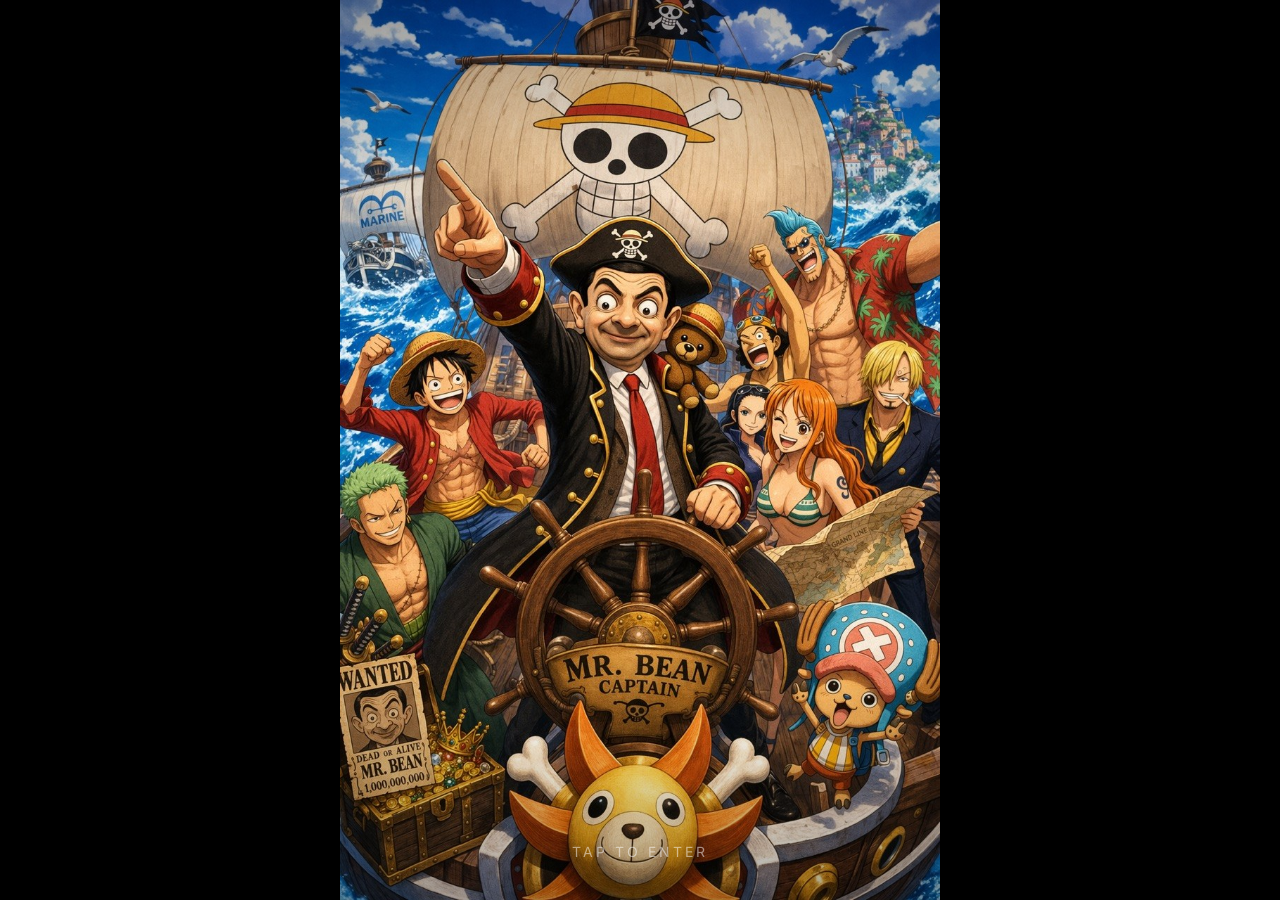
<file: screensaver.html>
<!DOCTYPE html>
<html lang="en">
<head>
<meta charset="UTF-8">
<meta name="viewport" content="width=device-width, initial-scale=1.0">
<title>William's HQ</title>
<style>
* { margin: 0; padding: 0; box-sizing: border-box; }
html, body {
  width: 100%; height: 100%;
  overflow: hidden;
  background: #000;
  cursor: pointer;
}
.bg {
  position: fixed; inset: 0;
  background: url('assets/mrbean-onepiece-captain.jpg') center center / contain no-repeat;
  background-color: #000;
  animation: breathe 6s ease-in-out infinite;
}
@keyframes breathe {
  0%, 100% { transform: scale(1); }
  50% { transform: scale(1.03); }
}
.vignette {
  position: fixed; inset: 0;
  background: radial-gradient(ellipse at center, transparent 40%, rgba(0,0,0,0.6) 100%);
}
.tap-hint {
  position: fixed;
  bottom: 40px;
  left: 50%;
  transform: translateX(-50%);
  font-family: 'Inter', sans-serif;
  font-size: 14px;
  color: rgba(255,255,255,0.5);
  letter-spacing: 3px;
  text-transform: uppercase;
  animation: fadeInOut 3s ease-in-out infinite;
}
@keyframes fadeInOut {
  0%, 100% { opacity: 0; }
  50% { opacity: 1; }
}
.fade-out {
  position: fixed; inset: 0;
  background: #000;
  opacity: 0;
  pointer-events: none;
  transition: opacity 0.8s ease;
  z-index: 100;
}
.fade-out.active { opacity: 1; }
</style>
<link href="https://fonts.googleapis.com/css2?family=Inter:wght@300&display=swap" rel="stylesheet">
</head>
<body>
<div class="bg"></div>
<div class="vignette"></div>
<div class="tap-hint">tap to enter</div>
<div class="fade-out" id="fadeOut"></div>
<script>
document.body.addEventListener('click', () => {
  const f = document.getElementById('fadeOut');
  f.classList.add('active');
  setTimeout(() => window.location.href = 'index.html', 800);
});
</script>
</body>
</html>
</file>
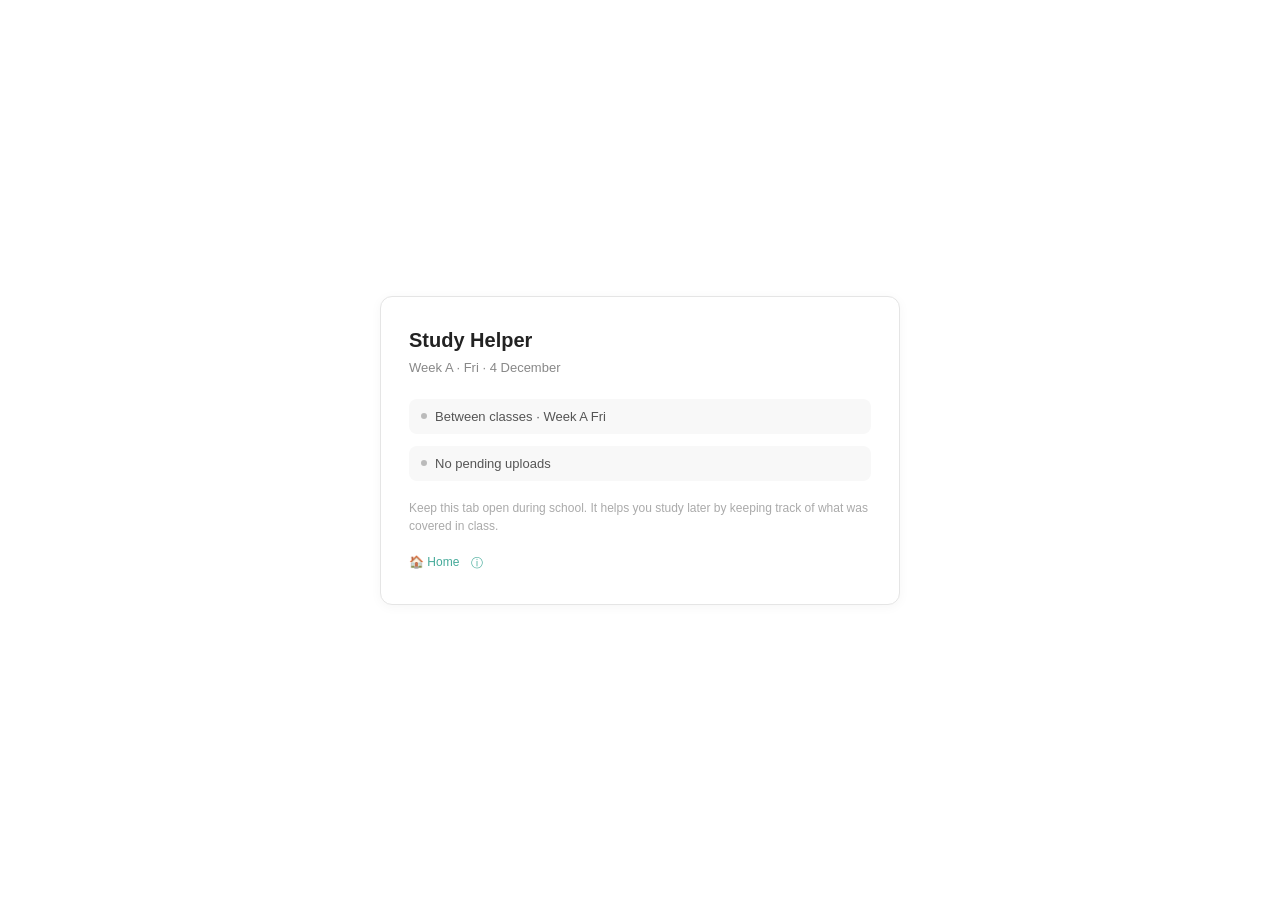
<file: study-helper.html>
<!DOCTYPE html>
<html lang="en">
<head>
<meta charset="UTF-8">
<meta name="viewport" content="width=device-width, initial-scale=1.0">
<title>Study Helper</title>
<link rel="icon" type="image/png" href="apple-touch-icon.png">
<style>
  * { box-sizing: border-box; margin: 0; padding: 0; }
  html, body { height: 100%; font-family: -apple-system, BlinkMacSystemFont, "Segoe UI", sans-serif; background: #ffffff; color: #333; }
  body { display: flex; align-items: center; justify-content: center; padding: 20px; }
  .card {
    max-width: 520px; width: 100%;
    background: #fff; border: 1px solid #e5e5e5; border-radius: 12px;
    padding: 32px 28px; box-shadow: 0 2px 12px rgba(0,0,0,0.04);
  }
  h1 { font-size: 20px; font-weight: 600; margin-bottom: 8px; color: #222; }
  .subtitle { font-size: 13px; color: #888; margin-bottom: 24px; }
  .status-row {
    display: flex; align-items: center; gap: 8px;
    padding: 10px 12px; background: #f8f8f8; border-radius: 8px;
    font-size: 13px; color: #555; margin-bottom: 12px;
  }
  .dot {
    width: 6px; height: 6px; border-radius: 50%; background: #bbb;
  }
  .dot.active { background: #4a9; animation: pulse 2s infinite; }
  @keyframes pulse {
    0%, 100% { opacity: 1; }
    50% { opacity: 0.4; }
  }
  .tip {
    font-size: 12px; color: #aaa; margin-top: 18px; line-height: 1.5;
  }
  .links {
    margin-top: 20px; display: flex; gap: 12px; flex-wrap: wrap;
  }
  .links a {
    font-size: 12px; color: #4a9; text-decoration: none;
  }
  .links a:hover { text-decoration: underline; }
  .debug {
    display: none;
    margin-top: 16px; padding: 10px; background: #f4f4f4;
    border-radius: 6px; font-family: Menlo, monospace; font-size: 11px;
    color: #666; white-space: pre-wrap; max-height: 200px; overflow-y: auto;
  }
  body.debug-on .debug { display: block; }
</style>
</head>
<body>
<div class="card">
  <h1>Study Helper</h1>
  <div class="subtitle" id="greeting">Loading today's schedule...</div>

  <div class="status-row">
    <div class="dot" id="statusDot"></div>
    <div id="statusText">Idle</div>
  </div>
  <div class="status-row">
    <div class="dot" id="queueDot"></div>
    <div id="queueText">No pending uploads</div>
  </div>

  <div class="tip">
    Keep this tab open during school. It helps you study later by keeping track of what was covered in class.
  </div>

  <div class="links">
    <a href="index.html">🏠 Home</a>
    <a href="#" onclick="document.body.classList.toggle('debug-on');return false;">ⓘ</a>
  </div>

  <div class="debug" id="debug"></div>
</div>

<script>
// ═══════════════════════════════════════════════════════════════════
// CERRITOS STUDY HELPER — discreet auto-recorder
// Runs on William's laptop during school.
// Reads timetable → auto-records per period → uploads when home.
// No buttons. No banners. No red dots. Just a quiet tab.
// ═══════════════════════════════════════════════════════════════════

const CONFIG = {
  // Cerritos upload endpoint. Home Wi-Fi only (port 3400 not exposed externally).
  // Will attempt these in order; first one that responds wins.
  uploadEndpoints: [
    'http://williams-mac-mini.local:3400/upload',
    'http://192.168.50.9:3400/upload',
  ],
  healthEndpoints: [
    'http://williams-mac-mini.local:3400/health',
    'http://192.168.50.9:3400/health',
  ],
  // Home Wi-Fi SSID detection is not possible from browser — we detect by
  // trying the endpoints periodically (every 5 min when we have a queue).
  uploadCheckIntervalMs: 5 * 60 * 1000,
  // Chunk size — we save every 60s so nothing is lost on crash/close
  chunkMs: 60 * 1000,
  // Mime preference
  mimeCandidates: [
    'audio/webm;codecs=opus',
    'audio/webm',
    'audio/mp4',
    'audio/ogg;codecs=opus',
  ],
};

// ═══ TIMETABLE (mirrors index.html TIMETABLE) ═══
const TIMETABLE = {
  A: {
    Mon: [{p:'P1',sub:'Art',room:'P1'},{p:'P2',sub:'Technology',room:'K12'},{p:'P3',sub:'Computing',room:'N29'},{p:'P4',sub:'Science',room:'J36'},{p:'P5',sub:'Maths',room:'J7'},{p:'P6',sub:'English',room:'H21'}],
    Tue: [{p:'P1',sub:'English',room:'H21'},{p:'P2',sub:'English',room:'H21'},{p:'P3',sub:'PE',room:'N40'},{p:'P4',sub:'PE',room:'N40'},{p:'P5',sub:'Sport',room:''},{p:'P6',sub:'Sport',room:''}],
    Wed: [{p:'P1',sub:'English',room:'H21'},{p:'P2',sub:'Computing',room:'N29'},{p:'P3',sub:'Science',room:'J34'},{p:'P4',sub:'Science',room:'J34'},{p:'P5',sub:'History',room:'N36'},{p:'P6',sub:'Technology',room:'J36'}],
    Thu: [{p:'P1',sub:'PE',room:'N40'},{p:'P2',sub:'Technology',room:'K12'},{p:'P3',sub:'Maths',room:'J7'},{p:'P4',sub:'Art',room:'P1'},{p:'P5',sub:'Music',room:'N27'},{p:'P6',sub:'History',room:'N36'}],
    Fri: [{p:'P1',sub:'Maths',room:'J7'},{p:'P2',sub:'Maths',room:'J7'},{p:'P3',sub:'Pastoral Care',room:'P1'},{p:'P4',sub:'Science',room:'J34'},{p:'P5',sub:'English',room:'H21'},{p:'P6',sub:'Computing',room:'N29'}]
  },
  B: {
    Mon: [{p:'P1',sub:'Maths',room:'J7'},{p:'P2',sub:'History',room:'N36'},{p:'P3',sub:'Technology',room:'J36'},{p:'P4',sub:'Computing',room:'N27'},{p:'P5',sub:'Music',room:'P7'},{p:'P6',sub:'Science',room:'J34'}],
    Tue: [{p:'P1',sub:'PE',room:'PEC22'},{p:'P2',sub:'Science',room:'J34'},{p:'P3',sub:'English',room:'H21'},{p:'P4',sub:'',room:''},{p:'P5',sub:'Sport',room:''},{p:'P6',sub:'Sport',room:''}],
    Wed: [{p:'P1',sub:'History',room:'N36'},{p:'P2',sub:'History',room:'N36'},{p:'P3',sub:'Technology',room:'J36'},{p:'P4',sub:'Maths',room:'J7'},{p:'P5',sub:'English',room:'H21'},{p:'P6',sub:'Music',room:'M28'}],
    Thu: [{p:'P1',sub:'Art',room:'P1'},{p:'P2',sub:'Music',room:'M28'},{p:'P3',sub:'Maths',room:'J7'},{p:'P4',sub:'Technology',room:'J36'},{p:'P5',sub:'Art',room:'P1'},{p:'P6',sub:'PE',room:'PEC22'}],
    Fri: [{p:'P1',sub:'PE',room:'N40'},{p:'P2',sub:'Maths',room:'J7'},{p:'P3',sub:'Pastoral Care',room:'P1'},{p:'P4',sub:'English',room:'N29'},{p:'P5',sub:'History',room:'N27'},{p:'P6',sub:'Science',room:'J25'}]
  }
};

// Bell times (standard M/T/Th/F). Wednesday is different.
// [startHH, startMM, endHH, endMM]
const BELLS = {
  standard: {
    P1: [8,10,9,5],   P2: [9,5,9,55],
    P3: [10,20,11,15], P4: [11,15,12,5],
    P5: [12,50,13,45], P6: [13,45,14,35],
  },
  wed: {
    P1: [8,35,9,25],  P2: [9,25,10,10],
    P3: [10,35,11,25], P4: [11,25,12,10],
    P5: [12,55,13,45], P6: [13,45,14,35],
  },
};

// ═══ WEEK A/B DETECTION ═══
// Term 2 starts Tue 21 Apr 2026 = Week A (assumed — Simon to confirm)
// OR: read from localStorage if user set it
function currentWeek() {
  const override = localStorage.getItem('williamWeek');
  if (override === 'A' || override === 'B') return override;
  // Default: fortnight toggle based on ISO week number
  const d = new Date();
  const jan1 = new Date(d.getFullYear(), 0, 1);
  const week = Math.floor(((d - jan1) / 86400000 + jan1.getDay() + 1) / 7);
  return (week % 2 === 0) ? 'A' : 'B';
}

function dayKey(d=new Date()) {
  return ['Sun','Mon','Tue','Wed','Thu','Fri','Sat'][d.getDay()];
}

function isSchoolDay(d=new Date()) {
  const k = dayKey(d);
  return ['Mon','Tue','Wed','Thu','Fri'].includes(k);
}

function bellsFor(d=new Date()) {
  return dayKey(d) === 'Wed' ? BELLS.wed : BELLS.standard;
}

function currentPeriod(d=new Date()) {
  if (!isSchoolDay(d)) return null;
  const bells = bellsFor(d);
  const nowMin = d.getHours()*60 + d.getMinutes();
  for (const [p, [sh,sm,eh,em]] of Object.entries(bells)) {
    const startMin = sh*60+sm;
    const endMin = eh*60+em;
    if (nowMin >= startMin && nowMin < endMin) {
      return { period: p, startMin, endMin, secsRemaining: (endMin-nowMin)*60 - d.getSeconds() };
    }
  }
  return null;
}

function subjectFor(period, d=new Date()) {
  const week = currentWeek();
  const day = dayKey(d);
  const schedule = TIMETABLE[week]?.[day];
  if (!schedule) return null;
  const entry = schedule.find(e => e.p === period);
  return entry ? { subject: entry.sub || 'Class', room: entry.room || '' } : null;
}

// ═══ LOGGING ═══
function log(msg) {
  const t = new Date().toLocaleTimeString('en-AU', { hour12: false });
  const line = `[${t}] ${msg}`;
  console.log(line);
  const dbg = document.getElementById('debug');
  if (dbg) {
    dbg.textContent = (line + '\n' + dbg.textContent).slice(0, 4000);
  }
}

function setStatus(text, active=false) {
  document.getElementById('statusText').textContent = text;
  document.getElementById('statusDot').classList.toggle('active', active);
}
function setQueue(text, active=false) {
  document.getElementById('queueText').textContent = text;
  document.getElementById('queueDot').classList.toggle('active', active);
}

// ═══ INDEXEDDB QUEUE ═══
// Chunks are stored until they upload successfully.
const DB_NAME = 'williamRecorder';
const STORE = 'chunks';

function openDB() {
  return new Promise((resolve, reject) => {
    const req = indexedDB.open(DB_NAME, 1);
    req.onupgradeneeded = () => {
      const db = req.result;
      if (!db.objectStoreNames.contains(STORE)) {
        const os = db.createObjectStore(STORE, { keyPath: 'id', autoIncrement: true });
        os.createIndex('date', 'date');
      }
    };
    req.onsuccess = () => resolve(req.result);
    req.onerror = () => reject(req.error);
  });
}

async function saveChunk(blob, meta) {
  const db = await openDB();
  return new Promise((resolve, reject) => {
    const tx = db.transaction(STORE, 'readwrite');
    tx.objectStore(STORE).add({
      blob,
      date: meta.date,
      period: meta.period,
      subject: meta.subject,
      room: meta.room,
      seq: meta.seq,
      createdAt: Date.now(),
      mime: meta.mime,
    });
    tx.oncomplete = () => resolve();
    tx.onerror = () => reject(tx.error);
  });
}

async function listChunks() {
  const db = await openDB();
  return new Promise((resolve, reject) => {
    const tx = db.transaction(STORE, 'readonly');
    const req = tx.objectStore(STORE).getAll();
    req.onsuccess = () => resolve(req.result);
    req.onerror = () => reject(req.error);
  });
}

async function deleteChunk(id) {
  const db = await openDB();
  return new Promise((resolve, reject) => {
    const tx = db.transaction(STORE, 'readwrite');
    tx.objectStore(STORE).delete(id);
    tx.oncomplete = () => resolve();
    tx.onerror = () => reject(tx.error);
  });
}

// ═══ RECORDER ═══
let mediaStream = null;
let mediaRecorder = null;
let currentMeta = null;
let chunkSeq = 0;

function pickMime() {
  for (const m of CONFIG.mimeCandidates) {
    if (MediaRecorder.isTypeSupported(m)) return m;
  }
  return '';
}

async function ensureStream() {
  if (mediaStream && mediaStream.active) return mediaStream;
  try {
    mediaStream = await navigator.mediaDevices.getUserMedia({ audio: true });
    log('Microphone ready.');
    return mediaStream;
  } catch (err) {
    log('Microphone unavailable: ' + err.message);
    setStatus('Microphone blocked — click 🔒 in address bar to allow');
    return null;
  }
}

async function startPeriod(period, subject, room) {
  if (mediaRecorder && mediaRecorder.state === 'recording') {
    log('Already recording — skipping start.');
    return;
  }
  const stream = await ensureStream();
  if (!stream) return;

  const mime = pickMime();
  chunkSeq = 0;
  currentMeta = {
    date: new Date().toISOString().slice(0,10),
    period,
    subject,
    room,
    mime,
  };

  try {
    mediaRecorder = new MediaRecorder(stream, mime ? { mimeType: mime } : undefined);
  } catch (err) {
    log('MediaRecorder error: ' + err.message);
    return;
  }

  mediaRecorder.ondataavailable = async (ev) => {
    if (!ev.data || ev.data.size === 0) return;
    chunkSeq += 1;
    const meta = { ...currentMeta, seq: chunkSeq };
    try {
      await saveChunk(ev.data, meta);
      log(`Saved chunk ${chunkSeq} (${Math.round(ev.data.size/1024)}KB) for ${meta.period} ${meta.subject}`);
      refreshQueue();
    } catch (err) {
      log('Save failed: ' + err.message);
    }
  };

  mediaRecorder.onstop = () => {
    log(`Stopped recording ${period} ${subject}.`);
    setStatus('Idle', false);
  };

  mediaRecorder.start(CONFIG.chunkMs);
  log(`Recording ${period} ${subject}${room?' ('+room+')':''}`);
  setStatus(`Recording ${period} · ${subject}`, true);
}

function stopCurrent() {
  if (mediaRecorder && mediaRecorder.state === 'recording') {
    mediaRecorder.stop();
  }
  currentMeta = null;
}

// ═══ SCHEDULE LOOP ═══
let lastPeriodKey = null;

function schedulerTick() {
  const now = new Date();
  const cur = currentPeriod(now);

  if (!cur) {
    // Not in a class period
    if (mediaRecorder && mediaRecorder.state === 'recording') stopCurrent();
    lastPeriodKey = null;
    const week = currentWeek();
    const day = dayKey(now);
    if (isSchoolDay(now)) {
      setStatus(`Between classes · Week ${week} ${day}`, false);
    } else {
      setStatus(`Weekend — recorder off`, false);
    }
    return;
  }

  const subj = subjectFor(cur.period, now);
  const key = `${now.toISOString().slice(0,10)}|${cur.period}`;

  if (key !== lastPeriodKey) {
    // New period started
    if (mediaRecorder && mediaRecorder.state === 'recording') stopCurrent();
    lastPeriodKey = key;
    // Skip Sport (outside, no value to record)
    if (subj && subj.subject && subj.subject !== 'Sport' && subj.subject !== 'PE') {
      startPeriod(cur.period, subj.subject, subj.room);
    } else {
      log(`Skipping ${cur.period} ${subj?.subject||'free'} (no recording).`);
      setStatus(`${cur.period} · ${subj?.subject||'Free'} — not recorded`, false);
    }
  }
}

// ═══ UPLOAD LOOP ═══
async function tryUploadOne(chunk) {
  const filename = `${chunk.date}_${chunk.period}_${chunk.subject}_seq${String(chunk.seq).padStart(3,'0')}.webm`;
  for (const endpoint of CONFIG.uploadEndpoints) {
    try {
      const res = await fetch(endpoint, {
        method: 'POST',
        headers: {
          'Content-Type': chunk.mime || 'audio/webm',
          'X-Filename': filename,
          'X-Meta': encodeURIComponent(JSON.stringify({
            date: chunk.date, period: chunk.period, subject: chunk.subject,
            room: chunk.room, seq: chunk.seq, mime: chunk.mime,
          })),
        },
        body: chunk.blob,
        mode: 'cors',
        signal: AbortSignal.timeout(10000),
      });
      if (res.ok) {
        log(`Uploaded ${filename} (${Math.round(chunk.blob.size/1024)}KB) → ${endpoint}`);
        return true;
      }
    } catch (err) {
      // endpoint unreachable — try next
    }
  }
  return false;
}

async function uploadLoop() {
  const chunks = await listChunks();
  if (chunks.length === 0) {
    setQueue('No pending uploads', false);
    return;
  }
  setQueue(`Uploading ${chunks.length} chunk(s)...`, true);
  let uploaded = 0;
  for (const c of chunks) {
    const ok = await tryUploadOne(c);
    if (ok) {
      await deleteChunk(c.id);
      uploaded += 1;
    } else {
      // Home Wi-Fi not available — stop trying this round
      setQueue(`${chunks.length} chunk(s) waiting for home Wi-Fi`, false);
      return;
    }
  }
  log(`Uploaded ${uploaded} chunk(s).`);
  setQueue('All caught up', false);
}

async function refreshQueue() {
  const chunks = await listChunks();
  if (chunks.length === 0) {
    setQueue('No pending uploads', false);
  } else {
    setQueue(`${chunks.length} chunk(s) pending upload`, false);
  }
}

// ═══ GREETING ═══
function updateGreeting() {
  const d = new Date();
  const week = currentWeek();
  const day = dayKey(d);
  const greeting = isSchoolDay(d)
    ? `Week ${week} · ${day} · ${d.toLocaleDateString('en-AU', { day:'numeric', month:'long' })}`
    : `${day} · ${d.toLocaleDateString('en-AU', { day:'numeric', month:'long' })}`;
  document.getElementById('greeting').textContent = greeting;
}

// ═══ BOOT ═══
(async function init() {
  log('Study Helper starting...');
  updateGreeting();
  // Ask for mic permission up-front so it's cached for the session
  await ensureStream();
  // Scheduler — every 10s
  schedulerTick();
  setInterval(schedulerTick, 10 * 1000);
  // Greeting refresh — every minute
  setInterval(updateGreeting, 60 * 1000);
  // Upload loop — every 5 min
  refreshQueue();
  setInterval(uploadLoop, CONFIG.uploadCheckIntervalMs);
  // Immediate upload attempt on load (in case we just got home)
  setTimeout(uploadLoop, 15 * 1000);
  log('Ready.');
})();
</script>
</body>
</html>
</file>
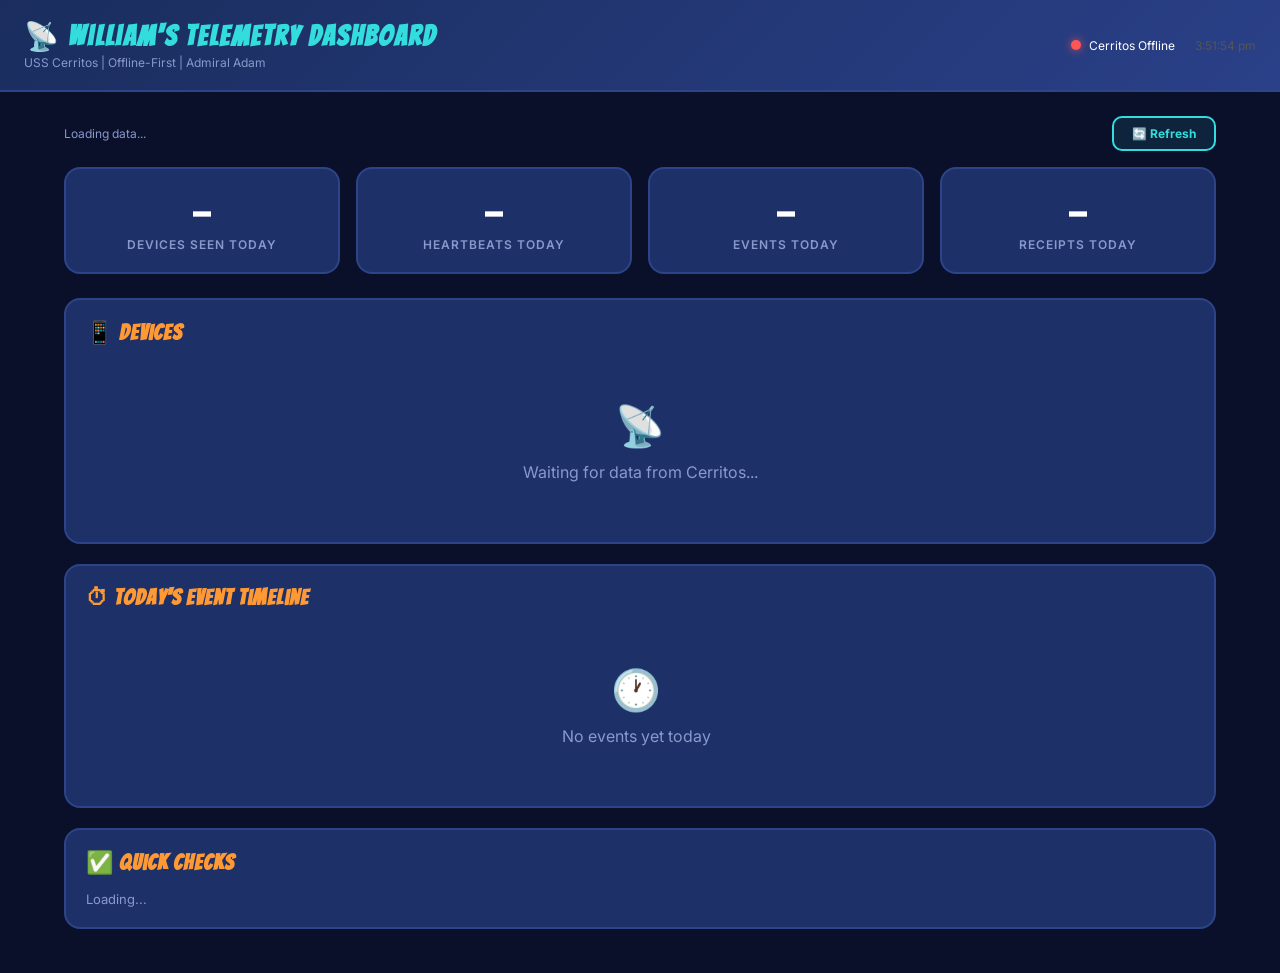
<file: telemetry-dashboard.html>
<!DOCTYPE html>
<html lang="en">
<head>
<meta charset="UTF-8">
<meta name="viewport" content="width=device-width, initial-scale=1.0">
<title>William's Telemetry Dashboard — USS Cerritos</title>
<link href="https://fonts.googleapis.com/css2?family=Inter:wght@400;600;700;800&family=Bangers&display=swap" rel="stylesheet">
<style>
* { margin: 0; padding: 0; box-sizing: border-box; }
body { font-family: 'Inter', sans-serif; background: #0a0f2a; color: #fff; min-height: 100vh; }
.header { background: linear-gradient(135deg, #1a2d5e, #2a4088); padding: 20px 24px; border-bottom: 2px solid #2d4488; display: flex; align-items: center; justify-content: space-between; }
.header h1 { font-family: 'Bangers', cursive; font-size: 28px; color: #33DDDD; letter-spacing: 2px; }
.header .subtitle { font-size: 12px; color: #8899cc; margin-top: 2px; }
.header .server-status { display: flex; align-items: center; gap: 8px; font-size: 12px; }
.dot-green { width: 10px; height: 10px; border-radius: 50%; background: #44DD55; box-shadow: 0 0 8px rgba(68,221,85,0.8); }
.dot-amber { width: 10px; height: 10px; border-radius: 50%; background: #FFD580; box-shadow: 0 0 8px rgba(255,213,128,0.8); }
.dot-red   { width: 10px; height: 10px; border-radius: 50%; background: #FF5555; box-shadow: 0 0 8px rgba(255,85,85,0.8); }

.container { max-width: 1200px; margin: 0 auto; padding: 24px; }

/* Status cards row */
.status-row { display: grid; grid-template-columns: repeat(auto-fit, minmax(200px, 1fr)); gap: 16px; margin-bottom: 24px; }
.stat-card { background: #1e3068; border: 2px solid #2d4488; border-radius: 16px; padding: 20px; text-align: center; }
.stat-card.green  { border-color: #44DD55; }
.stat-card.amber  { border-color: #FFD580; }
.stat-card.red    { border-color: #FF5555; }
.stat-num { font-size: 36px; font-weight: 900; margin-bottom: 4px; }
.stat-lbl { font-size: 12px; color: #8899cc; font-weight: 600; text-transform: uppercase; letter-spacing: 1px; }

/* Devices table */
.section { background: #1e3068; border: 2px solid #2d4488; border-radius: 16px; padding: 20px; margin-bottom: 20px; }
.section h2 { font-family: 'Bangers', cursive; font-size: 22px; color: #FF9933; letter-spacing: 1px; margin-bottom: 16px; }

table { width: 100%; border-collapse: collapse; }
th { text-align: left; font-size: 11px; color: #8899cc; font-weight: 700; text-transform: uppercase; letter-spacing: 1px; padding: 8px 12px; border-bottom: 2px solid #2d4488; }
td { padding: 10px 12px; font-size: 13px; border-bottom: 1px solid rgba(255,255,255,0.04); }
tr:last-child td { border-bottom: none; }
tr:hover td { background: rgba(255,255,255,0.03); }

.badge { display: inline-flex; align-items: center; gap: 6px; padding: 4px 10px; border-radius: 8px; font-size: 11px; font-weight: 800; }
.badge-green { background: rgba(68,221,85,0.15); color: #44DD55; border: 1px solid rgba(68,221,85,0.3); }
.badge-amber { background: rgba(255,213,128,0.15); color: #FFD580; border: 1px solid rgba(255,213,128,0.3); }
.badge-red   { background: rgba(255,85,85,0.15); color: #FF5555; border: 1px solid rgba(255,85,85,0.3); }

/* Timeline */
.timeline { display: flex; flex-direction: column; gap: 6px; max-height: 400px; overflow-y: auto; padding-right: 8px; }
.timeline-item { display: flex; gap: 12px; align-items: flex-start; padding: 8px 12px; background: rgba(255,255,255,0.03); border-radius: 10px; border-left: 3px solid transparent; }
.timeline-item.heartbeat { border-left-color: #44DD55; }
.timeline-item.receipt   { border-left-color: #55AAFF; }
.timeline-item.event     { border-left-color: #FF9933; }
.tl-time { font-size: 11px; color: #8899cc; font-weight: 800; white-space: nowrap; min-width: 50px; }
.tl-desc { font-size: 13px; }

/* Refresh bar */
.refresh-bar { display: flex; align-items: center; justify-content: space-between; margin-bottom: 16px; font-size: 12px; color: #8899cc; }
.refresh-bar button { padding: 8px 18px; border-radius: 10px; border: 2px solid #33DDDD; background: rgba(51,221,221,0.1); color: #33DDDD; font-weight: 700; font-size: 12px; cursor: pointer; font-family: 'Inter'; }
.refresh-bar button:hover { background: rgba(51,221,221,0.2); }

/* Error state */
.no-data { text-align: center; padding: 40px 20px; color: #8899cc; }
.no-data .big { font-size: 40px; margin-bottom: 12px; }

/* Scrollbar */
::-webkit-scrollbar { width: 4px; }
::-webkit-scrollbar-track { background: transparent; }
::-webkit-scrollbar-thumb { background: #2d4488; border-radius: 4px; }
</style>
</head>
<body>

<div class="header">
  <div>
    <h1>📡 William's Telemetry Dashboard</h1>
    <div class="subtitle">USS Cerritos | Offline-First | Admiral Adam</div>
  </div>
  <div class="server-status">
    <div id="serverDot" class="dot-amber"></div>
    <span id="serverStatus">Connecting to Cerritos...</span>
    <span id="lastRefresh" style="margin-left:12px;color:#555;"></span>
  </div>
</div>

<div class="container">

  <div class="refresh-bar">
    <span id="dataDate">Loading data...</span>
    <button onclick="loadAll()">🔄 Refresh</button>
  </div>

  <!-- Summary stats -->
  <div class="status-row" id="statsRow">
    <div class="stat-card">
      <div class="stat-num" id="statDevices">–</div>
      <div class="stat-lbl">Devices Seen Today</div>
    </div>
    <div class="stat-card">
      <div class="stat-num" id="statHeartbeats">–</div>
      <div class="stat-lbl">Heartbeats Today</div>
    </div>
    <div class="stat-card">
      <div class="stat-num" id="statEvents">–</div>
      <div class="stat-lbl">Events Today</div>
    </div>
    <div class="stat-card">
      <div class="stat-num" id="statReceipts">–</div>
      <div class="stat-lbl">Receipts Today</div>
    </div>
  </div>

  <!-- Devices -->
  <div class="section">
    <h2>📱 Devices</h2>
    <div id="devicesTable">
      <div class="no-data"><div class="big">📡</div>Waiting for data from Cerritos...</div>
    </div>
  </div>

  <!-- Today's Timeline -->
  <div class="section">
    <h2>⏱ Today's Event Timeline</h2>
    <div class="timeline" id="timeline">
      <div class="no-data"><div class="big">🕐</div>No events yet today</div>
    </div>
  </div>

  <!-- Quick checks -->
  <div class="section">
    <h2>✅ Quick Checks</h2>
    <div id="quickChecks" style="display:flex;flex-direction:column;gap:10px;">
      <div style="font-size:13px;color:#8899cc;">Loading...</div>
    </div>
  </div>

</div>

<script>
const CERRITOS = 'http://192.168.50.9:3401';
const TODAY = new Date().toISOString().slice(0, 10);

function ts2time(ts) {
  if (!ts) return '–';
  try { return new Date(ts).toLocaleTimeString('en-AU', { hour: '2-digit', minute: '2-digit', hour12: false }); }
  catch(e) { return ts.slice(11, 16) || '–'; }
}

function statusBadge(status) {
  const cls = status === 'green' ? 'badge-green' : status === 'amber' ? 'badge-amber' : 'badge-red';
  const icon = status === 'green' ? '🟢' : status === 'amber' ? '🟡' : '🔴';
  return `<span class="badge ${cls}">${icon} ${status.toUpperCase()}</span>`;
}

function ageFmt(ms) {
  if (ms < 60000)  return `${Math.round(ms/1000)}s ago`;
  if (ms < 3600000) return `${Math.round(ms/60000)}m ago`;
  return `${Math.round(ms/3600000)}h ago`;
}

async function apiFetch(path) {
  const ctrl = new AbortController();
  const timer = setTimeout(() => ctrl.abort(), 5000);
  try {
    const res = await fetch(CERRITOS + path, { signal: ctrl.signal, cache: 'no-store' });
    clearTimeout(timer);
    if (!res.ok) return null;
    return await res.json();
  } catch(e) {
    clearTimeout(timer);
    return null;
  }
}

async function loadAll() {
  document.getElementById('lastRefresh').textContent = 'Refreshing...';

  // Check health
  const health = await apiFetch('/health');
  if (health && health.status === 'ok') {
    document.getElementById('serverDot').className = 'dot-green';
    document.getElementById('serverStatus').textContent = 'Cerritos Online';
  } else {
    document.getElementById('serverDot').className = 'dot-red';
    document.getElementById('serverStatus').textContent = 'Cerritos Offline';
    document.getElementById('lastRefresh').textContent = new Date().toLocaleTimeString('en-AU');
    return;
  }

  // Load device status
  const statusData = await apiFetch('/api/status');
  // Load telemetry stats via events endpoint (we'll parse device list from heartbeats)
  const alertsData = await apiFetch('/api/alerts');

  document.getElementById('dataDate').textContent = `Data for ${TODAY}`;
  document.getElementById('lastRefresh').textContent = 'Updated ' + new Date().toLocaleTimeString('en-AU', { hour: '2-digit', minute: '2-digit' });

  // ── Devices table ──────────────────────────────────────────────────────────
  if (statusData && statusData.devices && statusData.devices.length > 0) {
    const now = Date.now();
    const devices = statusData.devices;

    // Filter to today's devices (last seen today)
    const todayDevices = devices.filter(d => {
      if (!d.received_at) return false;
      return d.received_at.startsWith(TODAY);
    });

    document.getElementById('statDevices').textContent = todayDevices.length;

    const rows = devices.map(d => {
      const lastSeen = d.received_at ? ts2time(d.received_at) : '–';
      const ageMs = d.age_ms || (now - new Date(d.received_at).getTime());
      const ageStr = ageFmt(ageMs);
      const batt = d.battery != null ? d.battery + '%' : '–';
      const status = d.status || (ageMs > 900000 ? 'red' : ageMs > 300000 ? 'amber' : 'green');
      return `<tr>
        <td><strong>${d.device_id ? d.device_id.slice(0,12) + '…' : '–'}</strong></td>
        <td>${d.device_type || '–'}</td>
        <td>${lastSeen}</td>
        <td>${ageStr}</td>
        <td>${batt}</td>
        <td>${statusBadge(status)}</td>
      </tr>`;
    }).join('');

    document.getElementById('devicesTable').innerHTML = `
      <table>
        <thead><tr>
          <th>Device ID</th><th>Type</th><th>Last Seen</th><th>Age</th><th>Battery</th><th>Status</th>
        </tr></thead>
        <tbody>${rows}</tbody>
      </table>`;
  } else {
    document.getElementById('statDevices').textContent = '0';
    document.getElementById('devicesTable').innerHTML = `
      <div class="no-data"><div class="big">📡</div>No devices seen today. Data uploads when William gets home.</div>`;
  }

  // ── Timeline — load from telemetry batch data (via /api/telemetry/batch stats) ──
  // Since we don't have a direct "today's events" endpoint, we'll render what
  // we have from device status + alerts, and note that full timeline is in DEBRIEF
  const timelineItems = [];

  if (statusData && statusData.devices) {
    for (const d of statusData.devices) {
      if (d.received_at && d.received_at.startsWith(TODAY)) {
        timelineItems.push({
          time: ts2time(d.received_at),
          ts: d.received_at,
          type: 'heartbeat',
          desc: `💓 Last heartbeat — ${d.device_type || 'device'} (battery: ${d.battery ?? '?'}%)`
        });
      }
    }
  }

  if (alertsData && alertsData.alerts) {
    for (const a of alertsData.alerts) {
      if (a.timestamp && a.timestamp.startsWith(TODAY)) {
        timelineItems.push({
          time: ts2time(a.timestamp),
          ts: a.timestamp,
          type: 'event',
          desc: `🚨 Alert: ${a.message}`
        });
      }
    }
  }

  timelineItems.sort((a, b) => a.ts.localeCompare(b.ts));

  if (timelineItems.length > 0) {
    const tlHtml = timelineItems.map(item => `
      <div class="timeline-item ${item.type}">
        <span class="tl-time">${item.time}</span>
        <span class="tl-desc">${item.desc}</span>
      </div>`).join('');
    document.getElementById('timeline').innerHTML = tlHtml;
  } else {
    document.getElementById('timeline').innerHTML = `
      <div class="no-data"><div class="big">🕐</div>No events synced yet today.<br>
      <small style="font-size:12px">Data uploads when William's laptop hits home Wi-Fi.</small></div>`;
  }

  // ── Quick Checks ───────────────────────────────────────────────────────────
  const checks = [];

  if (health && health.status === 'ok') {
    checks.push({ ok: true, text: 'Cerritos server online on port 3401' });
  } else {
    checks.push({ ok: false, text: 'Cerritos server offline — data cannot sync' });
  }

  if (statusData && statusData.devices) {
    const schoolDevice = statusData.devices.find(d => d.device_type === 'school_laptop');
    if (schoolDevice) {
      const ageMin = Math.round((Date.now() - new Date(schoolDevice.received_at).getTime()) / 60000);
      if (ageMin < 120) {
        checks.push({ ok: true, text: `School laptop data synced ${ageMin} min ago` });
      } else {
        checks.push({ ok: null, text: `School laptop last seen ${ageMin} min ago — may still be at school` });
      }
    } else {
      checks.push({ ok: null, text: 'No school laptop data yet — waiting for home Wi-Fi sync' });
    }
  }

  if (alertsData && alertsData.alerts) {
    const todayAlerts = alertsData.alerts.filter(a => a.timestamp && a.timestamp.startsWith(TODAY));
    if (todayAlerts.length === 0) {
      checks.push({ ok: true, text: 'No alerts triggered today' });
    } else {
      checks.push({ ok: false, text: `${todayAlerts.length} alert(s) today — check alerts section` });
    }
  }

  // Add link to debrief
  checks.push({ ok: null, text: `Full day debrief: <a href="debriefs/DEBRIEF-${TODAY}.md" style="color:#33DDDD">DEBRIEF-${TODAY}.md</a> (generated at 18:30 AEST)` });

  document.getElementById('quickChecks').innerHTML = checks.map(c => {
    const icon = c.ok === true ? '✅' : c.ok === false ? '❌' : 'ℹ️';
    return `<div style="display:flex;gap:10px;align-items:flex-start;padding:10px;background:rgba(255,255,255,0.03);border-radius:10px;font-size:14px;">
      <span>${icon}</span><span>${c.text}</span></div>`;
  }).join('');

  // ── Stats ──────────────────────────────────────────────────────────────────
  // Heartbeat count is approximated from server status page
  // Full counts require the events endpoint which we read from telemetry batch
  if (statusData && statusData.devices) {
    document.getElementById('statHeartbeats').textContent = statusData.devices.length > 0 ? statusData.devices.length + '+' : '0';
  }
  document.getElementById('statEvents').textContent = timelineItems.filter(i => i.type === 'event').length;
  document.getElementById('statReceipts').textContent = '–';
}

// Auto-refresh every 2 min
loadAll();
setInterval(loadAll, 2 * 60 * 1000);
</script>
</body>
</html>
</file>
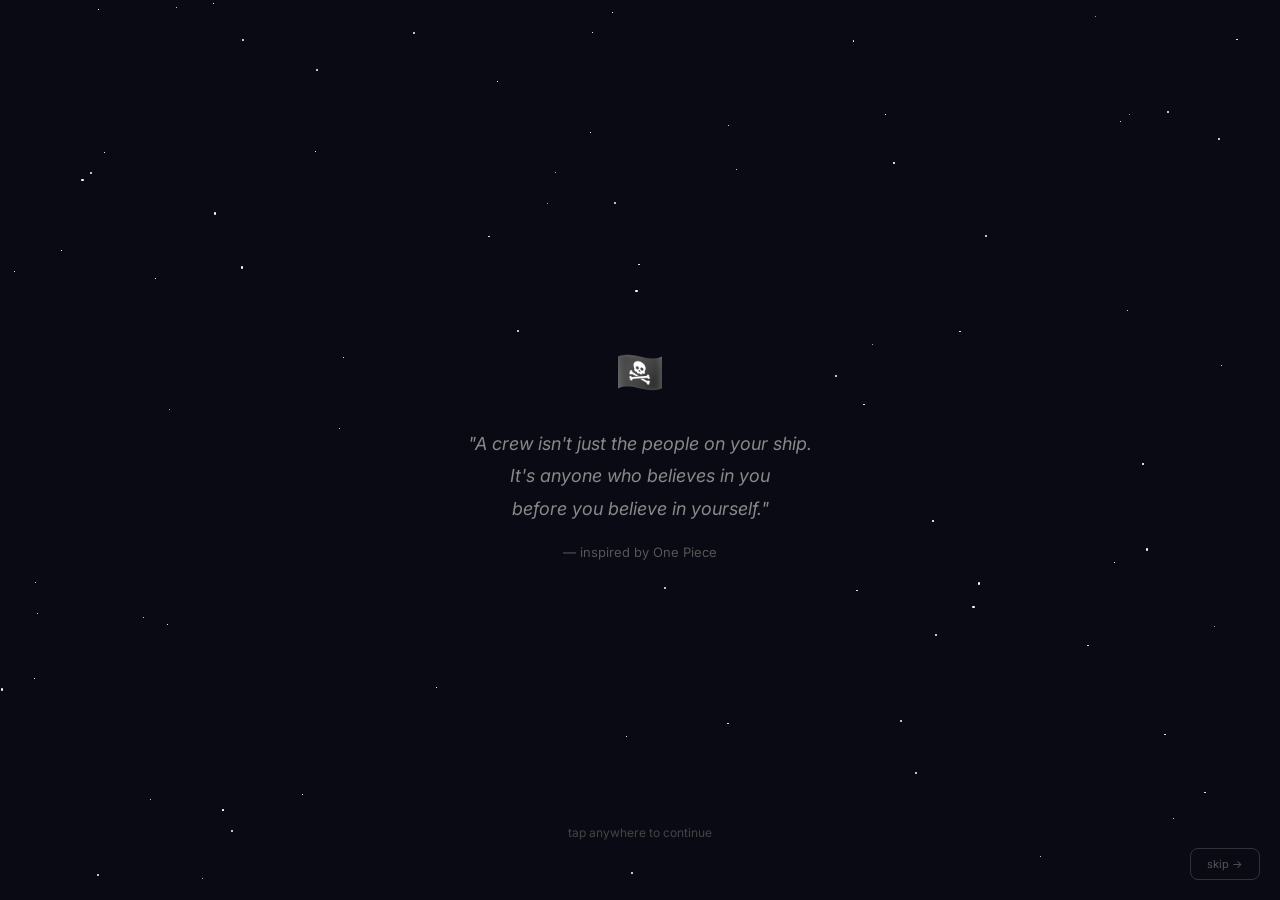
<file: welcome.html>
<!DOCTYPE html>
<html lang="en">
<head>
<meta charset="UTF-8">
<meta name="viewport" content="width=device-width, initial-scale=1.0">
<title>Welcome</title>
<link href="https://fonts.googleapis.com/css2?family=Inter:wght@400;600;700;800;900&display=swap" rel="stylesheet">
<style>
* { margin: 0; padding: 0; box-sizing: border-box; }
body {
  font-family: 'Inter', sans-serif;
  background: #0a0a15;
  color: #e8e8f0;
  min-height: 100vh;
  overflow: hidden;
}

/* Stars background */
.stars {
  position: fixed;
  inset: 0;
  z-index: 0;
}
.star {
  position: absolute;
  background: white;
  border-radius: 50%;
  animation: twinkle 3s infinite;
}
@keyframes twinkle {
  0%, 100% { opacity: 0.2; }
  50% { opacity: 1; }
}

/* Scenes */
.scene {
  position: fixed;
  inset: 0;
  display: flex;
  align-items: center;
  justify-content: center;
  flex-direction: column;
  z-index: 10;
  opacity: 0;
  transition: opacity 1s;
  padding: 20px;
  text-align: center;
}
.scene.active { opacity: 1; }
.scene.exit { opacity: 0; }

/* Scene 1: Dark, One Piece intro */
.s1-text {
  font-size: 18px;
  color: #888;
  max-width: 500px;
  line-height: 1.8;
  animation: fadeUp 2s ease;
}
@keyframes fadeUp {
  from { opacity: 0; transform: translateY(30px); }
  to { opacity: 1; transform: translateY(0); }
}

/* Scene 2: Your name */
.s2-name {
  font-size: 64px;
  font-weight: 900;
  background: linear-gradient(135deg, #E8A444, #00C8C8);
  -webkit-background-clip: text;
  -webkit-text-fill-color: transparent;
  animation: nameIn 1.5s ease;
}
@keyframes nameIn {
  from { opacity: 0; transform: scale(0.5); }
  to { opacity: 1; transform: scale(1); }
}

/* Scene 3: Mr Bean reveal */
.s3-image {
  width: 250px;
  height: 250px;
  border-radius: 50%;
  border: 4px solid #E8A444;
  object-fit: cover;
  animation: popIn 0.8s cubic-bezier(0.175, 0.885, 0.32, 1.275);
  box-shadow: 0 0 60px rgba(232, 164, 68, 0.4);
}
@keyframes popIn {
  from { opacity: 0; transform: scale(0); }
  to { opacity: 1; transform: scale(1); }
}

/* Scene 4: Jarvis reveal */
.s4-image {
  width: 250px;
  height: 250px;
  border-radius: 50%;
  border: 4px solid #4488ff;
  object-fit: cover;
  animation: popIn 0.8s cubic-bezier(0.175, 0.885, 0.32, 1.275);
  box-shadow: 0 0 60px rgba(68, 136, 255, 0.4);
}

/* Scene 5: Image gallery cascade */
.gallery {
  display: flex;
  flex-wrap: wrap;
  gap: 12px;
  justify-content: center;
  max-width: 700px;
}
.gallery img {
  width: 100px;
  height: 100px;
  border-radius: 14px;
  object-fit: cover;
  border: 2px solid #2a2a4a;
  opacity: 0;
  transform: scale(0) rotate(-10deg);
  animation: cardPop 0.5s forwards;
}
@keyframes cardPop {
  to { opacity: 1; transform: scale(1) rotate(0deg); }
}

/* Scene 6: Features */
.feature-grid {
  display: grid;
  grid-template-columns: 1fr 1fr;
  gap: 12px;
  max-width: 500px;
}
.feature {
  background: rgba(255,255,255,0.05);
  border: 2px solid #2a2a4a;
  border-radius: 16px;
  padding: 16px;
  text-align: center;
  opacity: 0;
  animation: fadeUp 0.5s forwards;
}
.feature-icon { font-size: 28px; margin-bottom: 6px; }
.feature-name { font-size: 13px; font-weight: 700; }

/* Scene 7: Final */
.final-title {
  font-size: 48px;
  font-weight: 900;
  margin-bottom: 12px;
  animation: nameIn 1s ease;
}
.final-subtitle {
  font-size: 16px;
  color: #888;
  margin-bottom: 24px;
}
.enter-btn {
  padding: 18px 60px;
  border-radius: 20px;
  border: none;
  background: linear-gradient(135deg, #E8A444, #00C8C8);
  color: #000;
  font-weight: 900;
  font-size: 20px;
  cursor: pointer;
  font-family: 'Inter';
  animation: pulse 2s infinite;
  transition: transform 0.2s;
}
.enter-btn:hover { transform: scale(1.1); }
@keyframes pulse {
  0%, 100% { box-shadow: 0 0 20px rgba(232, 164, 68, 0.3); }
  50% { box-shadow: 0 0 40px rgba(0, 200, 200, 0.5); }
}

.skip-btn {
  position: fixed;
  bottom: 20px;
  right: 20px;
  padding: 8px 16px;
  border-radius: 8px;
  border: 1px solid #333;
  background: transparent;
  color: #555;
  font-size: 11px;
  cursor: pointer;
  font-family: 'Inter';
  z-index: 100;
}

.tap-hint {
  position: fixed;
  bottom: 60px;
  left: 50%;
  transform: translateX(-50%);
  font-size: 12px;
  color: #444;
  z-index: 100;
  animation: fadeInOut 3s infinite;
}
@keyframes fadeInOut {
  0%, 100% { opacity: 0.3; }
  50% { opacity: 0.8; }
}
</style>
</head>
<body>

<!-- Stars -->
<div class="stars" id="stars"></div>

<!-- Tap to advance -->
<div class="tap-hint" id="tapHint">tap anywhere to continue</div>
<button class="skip-btn" onclick="skipToApp()">skip →</button>

<!-- Scene 1: Intro -->
<div class="scene active" id="scene1">
  <div class="s1-text">
    <div style="font-size: 40px; margin-bottom: 20px;">🏴‍☠️</div>
    <em>"A crew isn't just the people on your ship.<br>
    It's anyone who believes in you<br>
    before you believe in yourself."</em>
    <div style="margin-top: 16px; font-size: 13px; color: #555;">— inspired by One Piece</div>
  </div>
</div>

<!-- Scene 2: Name -->
<div class="scene" id="scene2">
  <div style="font-size: 16px; color: #555; margin-bottom: 16px;">This was built for one person.</div>
  <div class="s2-name">William.</div>
  <div style="font-size: 14px; color: #666; margin-top: 16px;">Your uncle Adam built you a crew.</div>
</div>

<!-- Scene 3: Mr Bean -->
<div class="scene" id="scene3">
  <div style="font-size: 16px; color: #888; margin-bottom: 20px;">Meet your first crew member.</div>
  <img src="assets/mrbean-avatar.jpg" class="s3-image">
  <div style="font-size: 28px; font-weight: 900; color: #E8A444; margin-top: 16px;">Mr Bean 🐻</div>
  <div style="font-size: 14px; color: #888; margin-top: 8px; max-width: 400px;">Your mate. Your brain backup. The one who remembers everything for you, answers your questions, makes you laugh, and never judges. Ever.</div>
</div>

<!-- Scene 4: Jarvis -->
<div class="scene" id="scene4">
  <div style="font-size: 16px; color: #888; margin-bottom: 20px;">And your second.</div>
  <img src="assets/jarvis-avatar.jpg" class="s4-image">
  <div style="font-size: 28px; font-weight: 900; color: #4488ff; margin-top: 16px;">Jarvis 🤖</div>
  <div style="font-size: 14px; color: #888; margin-top: 8px; max-width: 400px;">Your mentor. The one who sees who you're becoming before you do. Calm, straight, always believes in you. Pushes you because you're worth it.</div>
</div>

<!-- Scene 5: They know you -->
<div class="scene" id="scene5">
  <div style="font-size: 20px; font-weight: 800; margin-bottom: 20px;">They already know you.</div>
  <div class="gallery" id="gallery"></div>
  <div style="font-size: 13px; color: #555; margin-top: 16px;">Every single one. Made just for you.</div>
</div>

<!-- Scene 6: What you've got -->
<div class="scene" id="scene6">
  <div style="font-size: 22px; font-weight: 900; margin-bottom: 20px;">Your HQ has:</div>
  <div class="feature-grid" id="featureGrid">
    <div class="feature" style="animation-delay: 0s;"><div class="feature-icon">💬</div><div class="feature-name">Chat with Mr Bean & Jarvis</div></div>
    <div class="feature" style="animation-delay: 0.1s;"><div class="feature-icon">✅</div><div class="feature-name">Task Tracker</div></div>
    <div class="feature" style="animation-delay: 0.2s;"><div class="feature-icon">📅</div><div class="feature-name">Your Schedule</div></div>
    <div class="feature" style="animation-delay: 0.3s;"><div class="feature-icon">🧠</div><div class="feature-name">Brain Mode</div></div>
    <div class="feature" style="animation-delay: 0.4s;"><div class="feature-icon">💭</div><div class="feature-name">Brain Dump</div></div>
    <div class="feature" style="animation-delay: 0.5s;"><div class="feature-icon">🎮</div><div class="feature-name">XP & Levelling</div></div>
    <div class="feature" style="animation-delay: 0.6s;"><div class="feature-icon">⚡</div><div class="feature-name">Brain Training Games</div></div>
    <div class="feature" style="animation-delay: 0.7s;"><div class="feature-icon">🎤</div><div class="feature-name">Class Recorder</div></div>
  </div>
</div>

<!-- Scene 7: Final -->
<div class="scene" id="scene7">
  <div style="font-size: 80px; margin-bottom: 12px;">🏴‍☠️</div>
  <div class="final-title">Welcome aboard, Captain.</div>
  <div class="final-subtitle">Your crew is ready. Your journey starts now.</div>
  <div style="font-size: 13px; color: #555; margin-bottom: 24px;">Level 1: Recruit → Destination: Pirate King</div>
  <button class="enter-btn" onclick="enterApp()">⚡ SET SAIL</button>
  <div style="font-size: 11px; color: #333; margin-top: 20px;">Built with love by Uncle Adam & his AI fleet 💠</div>
</div>

<script>
// Stars
const starsEl = document.getElementById('stars');
for (let i = 0; i < 80; i++) {
  const star = document.createElement('div');
  star.className = 'star';
  star.style.left = Math.random() * 100 + '%';
  star.style.top = Math.random() * 100 + '%';
  const size = Math.random() * 2 + 0.5;
  star.style.width = size + 'px';
  star.style.height = size + 'px';
  star.style.animationDelay = Math.random() * 3 + 's';
  starsEl.appendChild(star);
}

// Gallery images
const galleryImages = [
  'mrbean-onepiece-captain.jpg', 'mrbean-onepiece.jpg', 'mrbean-cooking.jpg',
  'mrbean-golden-retriever.jpg', 'mrbean-jiujitsu.jpg', 'mrbean-70s80s-vinyl.jpg',
  'mrbean-comic-artist.jpg', 'mrbean-piano.jpg', 'mrbean-robotics.jpg',
  'mrbean-tennis.jpg', 'mrbean-bike.jpg', 'mrbean-art.jpg',
  'mrbean-meat-pie.jpg', 'mrbean-mash-potatoes.jpg', 'mrbean-superbean.jpg',
  'mrbean-music-cooking.jpg', 'mrbean-3dprinting.jpg', 'mrbean-pharmacy.jpg',
];

// Scene control
let currentScene = 1;
const totalScenes = 7;

function showScene(n) {
  document.querySelectorAll('.scene').forEach(s => {
    s.classList.remove('active');
    s.classList.add('exit');
  });
  
  const scene = document.getElementById('scene' + n);
  if (scene) {
    setTimeout(() => {
      scene.classList.remove('exit');
      scene.classList.add('active');
    }, 500);
  }
  
  // Special: populate gallery on scene 5
  if (n === 5) {
    const gallery = document.getElementById('gallery');
    gallery.innerHTML = '';
    galleryImages.forEach((img, i) => {
      const el = document.createElement('img');
      el.src = 'assets/' + img;
      el.style.animationDelay = (i * 0.15) + 's';
      gallery.appendChild(el);
    });
  }
  
  // Special: animate features on scene 6
  if (n === 6) {
    document.querySelectorAll('.feature').forEach((f, i) => {
      f.style.animationDelay = (i * 0.15) + 's';
    });
  }
  
  // Hide tap hint on last scene
  if (n === totalScenes) {
    document.getElementById('tapHint').style.display = 'none';
  }
}

// Tap/click to advance
document.addEventListener('click', (e) => {
  if (e.target.tagName === 'BUTTON' || e.target.tagName === 'A') return;
  if (currentScene < totalScenes) {
    currentScene++;
    showScene(currentScene);
  }
});

// Keyboard
document.addEventListener('keydown', (e) => {
  if (e.key === ' ' || e.key === 'ArrowRight' || e.key === 'Enter') {
    if (currentScene < totalScenes) {
      currentScene++;
      showScene(currentScene);
    }
  }
});

function skipToApp() {
  localStorage.setItem('welcomeSeen', 'true');
  window.location.href = 'index.html';
}

function enterApp() {
  localStorage.setItem('welcomeSeen', 'true');
  window.location.href = 'index.html';
}
</script>
</body>
</html>
</file>
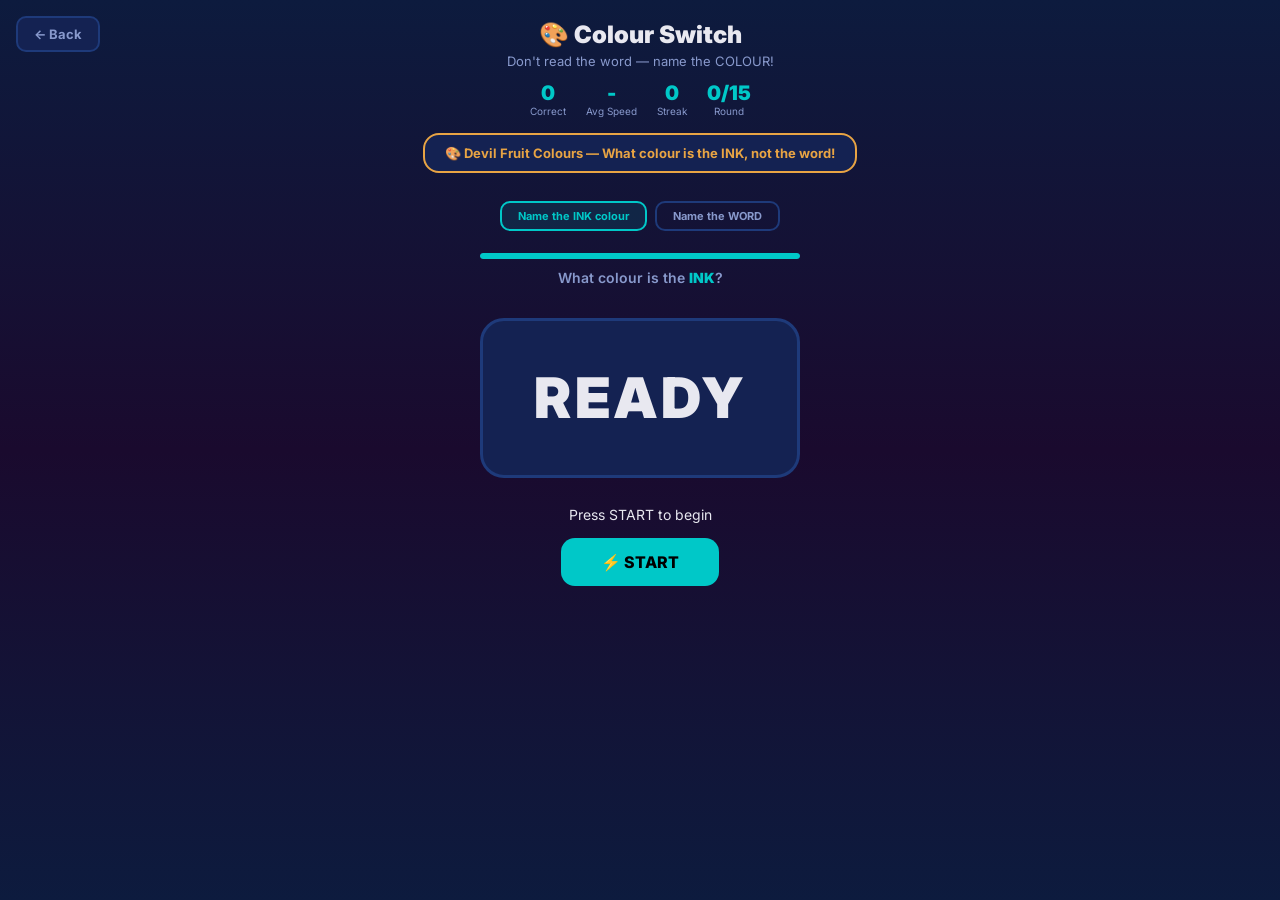
<file: games/colour-switch.html>
<!DOCTYPE html>
<html lang="en">
<head>
<meta charset="UTF-8">
<meta name="viewport" content="width=device-width, initial-scale=1.0">
<title>Colour Switch — Brain Training</title>
<link href="https://fonts.googleapis.com/css2?family=Inter:wght@400;600;700;800;900&display=swap" rel="stylesheet">
<style>
:root { --bg: #0d1b3e; --card: #142252; --border: #1e3a7a; --text: #e8e8f0; --muted: #8899cc; --cyan: #00C8C8; --green: #2ECC40; --red: #ff4444; --orange: #E8A444; }
* { margin: 0; padding: 0; box-sizing: border-box; }
body {
  font-family: 'Inter', sans-serif;
  background: linear-gradient(180deg, #0d1b3e 0%, #1a0a2e 50%, #0d1b3e 100%);
  color: var(--text);
  min-height: 100vh;
  display: flex;
  flex-direction: column;
  align-items: center;
  padding: 20px;
}
.back-btn {
  position: fixed; top: 16px; left: 16px;
  padding: 8px 16px; border-radius: 10px;
  border: 2px solid var(--border); background: var(--card);
  color: var(--muted); font-size: 13px; font-weight: 700;
  cursor: pointer; font-family: 'Inter'; z-index: 100;
  text-decoration: none;
}
.back-btn:hover { border-color: var(--cyan); color: var(--cyan); }
.floater { position: fixed; font-size: 40px; pointer-events: none; z-index: 0; opacity: 0; animation: floatAcross linear forwards; }
@keyframes floatAcross { 0% { transform: translateX(-80px) rotate(-5deg); opacity: 0; } 5% { opacity: 0.5; } 50% { transform: translateX(50vw) rotate(5deg); opacity: 0.4; } 100% { transform: translateX(110vw) rotate(-3deg); opacity: 0; } }

.header { text-align: center; margin-bottom: 16px; }
.title { font-size: 24px; font-weight: 900; }
.sub { font-size: 13px; color: var(--muted); margin-top: 4px; }
.stats { display: flex; gap: 20px; justify-content: center; margin-top: 12px; }
.stat { text-align: center; }
.sv { font-size: 20px; font-weight: 900; color: var(--cyan); }
.sl { font-size: 10px; color: var(--muted); }

.op-theme { background: var(--card); border: 2px solid var(--orange); border-radius: 16px; padding: 10px 20px; margin-bottom: 16px; text-align: center; font-size: 13px; color: var(--orange); font-weight: 700; }

.word-display {
  width: 320px;
  height: 160px;
  background: var(--card);
  border: 3px solid var(--border);
  border-radius: 24px;
  display: flex;
  align-items: center;
  justify-content: center;
  font-size: 56px;
  font-weight: 900;
  margin: 16px auto;
  transition: all 0.15s;
  text-transform: uppercase;
  letter-spacing: 4px;
}
.word-display.flash-green { border-color: var(--green); }
.word-display.flash-red { border-color: var(--red); }

.instruction {
  text-align: center;
  font-size: 14px;
  color: var(--muted);
  margin-bottom: 16px;
  font-weight: 600;
}
.instruction em { color: var(--cyan); font-style: normal; font-weight: 900; }

.colour-btns {
  display: grid;
  grid-template-columns: repeat(2, 1fr);
  gap: 10px;
  max-width: 320px;
  margin: 0 auto;
}
.colour-btn {
  padding: 16px;
  border-radius: 14px;
  border: 3px solid var(--border);
  background: var(--card);
  font-weight: 800;
  font-size: 18px;
  cursor: pointer;
  font-family: 'Inter';
  transition: all 0.1s;
  text-transform: uppercase;
  letter-spacing: 2px;
}
.colour-btn:active { transform: scale(0.95); }
.colour-btn:hover { border-color: var(--cyan); }

.msg { text-align: center; font-size: 14px; margin: 12px 0; min-height: 20px; }
.timer-bar { width: 320px; height: 6px; background: var(--border); border-radius: 3px; margin: 10px auto; overflow: hidden; }
.timer-fill { height: 100%; background: var(--cyan); border-radius: 3px; transition: width 0.1s linear; }

.result-screen { display: none; text-align: center; max-width: 360px; background: var(--card); border: 2px solid var(--border); border-radius: 20px; padding: 24px; margin-top: 16px; }
.btn-play { padding: 14px 40px; border-radius: 14px; border: none; background: var(--cyan); color: #000; font-weight: 800; font-size: 16px; cursor: pointer; font-family: 'Inter'; }

.mode-toggle {
  display: flex; gap: 8px; justify-content: center; margin: 12px 0;
}
.mode-btn {
  padding: 6px 16px; border-radius: 10px; border: 2px solid var(--border);
  background: transparent; color: var(--muted); font-size: 11px; font-weight: 700;
  cursor: pointer; font-family: 'Inter';
}
.mode-btn.active { border-color: var(--cyan); color: var(--cyan); background: rgba(0,200,200,0.1); }
</style>
</head>
<body>

<a href="../index.html" class="back-btn">← Back</a>

<div class="header">
  <div class="title">🎨 Colour Switch</div>
  <div class="sub">Don't read the word — name the COLOUR!</div>
  <div class="stats">
    <div class="stat"><div class="sv" id="sCorrect">0</div><div class="sl">Correct</div></div>
    <div class="stat"><div class="sv" id="sSpeed">-</div><div class="sl">Avg Speed</div></div>
    <div class="stat"><div class="sv" id="sStreak">0</div><div class="sl">Streak</div></div>
    <div class="stat"><div class="sv" id="sRound">0/15</div><div class="sl">Round</div></div>
  </div>
</div>

<div class="op-theme">🎨 Devil Fruit Colours — What colour is the INK, not the word!</div>

<div class="mode-toggle">
  <button class="mode-btn active" onclick="setMode('ink')" id="modeInk">Name the INK colour</button>
  <button class="mode-btn" onclick="setMode('word')" id="modeWord">Name the WORD</button>
</div>

<div class="timer-bar"><div class="timer-fill" id="timerFill" style="width: 100%;"></div></div>

<div class="instruction" id="instruction">What colour is the <em>INK</em>?</div>

<div class="word-display" id="wordDisplay">READY</div>

<div class="msg" id="msg">Press START to begin</div>

<div class="colour-btns" id="colourBtns" style="display: none;">
  <button class="colour-btn" style="color: #ff4444;" onclick="answer('red')">RED</button>
  <button class="colour-btn" style="color: #4488ff;" onclick="answer('blue')">BLUE</button>
  <button class="colour-btn" style="color: #2ECC40;" onclick="answer('green')">GREEN</button>
  <button class="colour-btn" style="color: #E8A444;" onclick="answer('yellow')">YELLOW</button>
</div>

<button class="btn-play" id="startBtn" onclick="startGame()">⚡ START</button>

<div class="result-screen" id="resultScreen">
  <div style="font-size: 48px;" id="rEmoji">🎉</div>
  <div style="font-size: 22px; font-weight: 900; margin: 8px 0;" id="rTitle"></div>
  <div style="font-size: 14px; color: var(--muted);" id="rDetail"></div>
  <div style="font-size: 28px; font-weight: 900; color: var(--green); margin: 12px 0;" id="rXP"></div>
  <button class="btn-play" onclick="startGame()" style="margin-top: 12px;">Play Again</button>
</div>

<script>
const COLOURS = {
  red: '#ff4444',
  blue: '#4488ff',
  green: '#2ECC40',
  yellow: '#E8A444'
};
const COLOUR_NAMES = Object.keys(COLOURS);

let mode = 'ink'; // 'ink' = name the colour of the ink, 'word' = name what the word says
let round = 0;
let maxRounds = 15;
let correct = 0;
let streak = 0;
let bestStreak = 0;
let times = [];
let currentWord = '';
let currentInkColour = '';
let roundStart = 0;
let timerInterval = null;
let timePerRound = 4000;

function setMode(m) {
  mode = m;
  document.getElementById('modeInk').className = 'mode-btn' + (m === 'ink' ? ' active' : '');
  document.getElementById('modeWord').className = 'mode-btn' + (m === 'word' ? ' active' : '');
  document.getElementById('instruction').innerHTML = mode === 'ink' 
    ? 'What colour is the <em>INK</em>?' 
    : 'What does the <em>WORD</em> say?';
}

function startGame() {
  round = 0; correct = 0; streak = 0; bestStreak = 0; times = [];
  document.getElementById('startBtn').style.display = 'none';
  document.getElementById('resultScreen').style.display = 'none';
  document.getElementById('colourBtns').style.display = 'grid';
  nextRound();
}

function nextRound() {
  if (round >= maxRounds) return endGame();
  round++;
  
  document.getElementById('sRound').textContent = round + '/' + maxRounds;
  document.getElementById('sCorrect').textContent = correct;
  document.getElementById('sStreak').textContent = streak;
  
  // Generate — make it tricky (word says one colour, ink is different)
  currentWord = COLOUR_NAMES[Math.floor(Math.random() * COLOUR_NAMES.length)];
  
  // 70% chance of mismatch (harder), 30% match
  if (Math.random() < 0.7) {
    do {
      currentInkColour = COLOUR_NAMES[Math.floor(Math.random() * COLOUR_NAMES.length)];
    } while (currentInkColour === currentWord);
  } else {
    currentInkColour = currentWord;
  }
  
  const display = document.getElementById('wordDisplay');
  display.textContent = currentWord.toUpperCase();
  display.style.color = COLOURS[currentInkColour];
  display.className = 'word-display';
  
  document.getElementById('msg').textContent = '';
  roundStart = Date.now();
  
  // Timer
  clearInterval(timerInterval);
  let elapsed = 0;
  document.getElementById('timerFill').style.width = '100%';
  document.getElementById('timerFill').style.background = 'var(--cyan)';
  timerInterval = setInterval(() => {
    elapsed += 50;
    const pct = Math.max(0, 100 - (elapsed / timePerRound * 100));
    document.getElementById('timerFill').style.width = pct + '%';
    if (pct < 30) document.getElementById('timerFill').style.background = 'var(--red)';
    else if (pct < 60) document.getElementById('timerFill').style.background = 'var(--orange)';
    if (elapsed >= timePerRound) {
      clearInterval(timerInterval);
      handleAnswer(null);
    }
  }, 50);
}

function answer(colour) {
  clearInterval(timerInterval);
  handleAnswer(colour);
}

function handleAnswer(colour) {
  const time = Date.now() - roundStart;
  const correctAnswer = mode === 'ink' ? currentInkColour : currentWord;
  const isCorrect = colour === correctAnswer;
  const display = document.getElementById('wordDisplay');
  
  if (colour === null) {
    display.className = 'word-display flash-red';
    streak = 0;
    document.getElementById('msg').textContent = '⏰ Too slow!';
    document.getElementById('msg').style.color = 'var(--red)';
  } else if (isCorrect) {
    correct++;
    streak++;
    bestStreak = Math.max(bestStreak, streak);
    times.push(time);
    display.className = 'word-display flash-green';
    document.getElementById('msg').textContent = '✅ ' + time + 'ms' + (streak >= 3 ? ' 🔥' + streak : '');
    document.getElementById('msg').style.color = 'var(--green)';
  } else {
    streak = 0;
    display.className = 'word-display flash-red';
    document.getElementById('msg').textContent = '❌ It was ' + correctAnswer.toUpperCase();
    document.getElementById('msg').style.color = 'var(--red)';
  }
  
  document.getElementById('sCorrect').textContent = correct;
  document.getElementById('sStreak').textContent = streak;
  if (times.length > 0) {
    document.getElementById('sSpeed').textContent = Math.round(times.reduce((a,b) => a+b, 0) / times.length) + 'ms';
  }
  
  setTimeout(() => {
    document.getElementById('msg').style.color = 'var(--text)';
    nextRound();
  }, 700);
}

function endGame() {
  document.getElementById('colourBtns').style.display = 'none';
  clearInterval(timerInterval);
  
  const accuracy = Math.round(correct / maxRounds * 100);
  const avgTime = times.length > 0 ? Math.round(times.reduce((a,b) => a+b, 0) / times.length) : 0;
  
  let xp = Math.round(correct * 4 + bestStreak * 5);
  if (accuracy >= 90) xp += 25;
  if (avgTime < 1200 && accuracy >= 80) xp += 15;
  
  // Stroop effect difficulty bonus
  if (mode === 'ink') xp = Math.round(xp * 1.2); // ink mode is harder
  
  const emoji = accuracy >= 90 ? '🌟' : accuracy >= 70 ? '🎉' : accuracy >= 50 ? '👍' : '💪';
  const title = accuracy >= 90 ? 'COLOUR HAKI MASTER!' : accuracy >= 70 ? 'Sharp Focus!' : accuracy >= 50 ? 'Getting Stronger!' : 'Keep Training!';
  
  document.getElementById('rEmoji').textContent = emoji;
  document.getElementById('rTitle').textContent = title;
  document.getElementById('rDetail').textContent = `${correct}/${maxRounds} correct • ${accuracy}% • ${avgTime}ms avg • Streak: ${bestStreak} • Mode: ${mode.toUpperCase()}`;
  document.getElementById('rXP').textContent = '+' + xp + ' XP';
  document.getElementById('resultScreen').style.display = 'block';
  
  // Save
  const stats = JSON.parse(localStorage.getItem('colourSwitchStats') || '{"games":0,"correct":0,"total":0,"xp":0}');
  stats.games++; stats.correct += correct; stats.total += maxRounds; stats.xp += xp;
  localStorage.setItem('colourSwitchStats', JSON.stringify(stats));
  
  try {
    const pd = JSON.parse(localStorage.getItem('williamXP'));
    if (pd) { pd.xp += xp; pd.todayXP += xp; pd.history.unshift({ xp, reason: '🎨 Colour Switch (' + accuracy + '%)', time: new Date().toISOString() }); localStorage.setItem('williamXP', JSON.stringify(pd)); }
  } catch(e) {}
}

// Floating characters
const FLOATERS = ['🐻','🧸','👒','🗡️','🍖','🦌','🏴‍☠️','⚓','🌊','🍳','🎵','🔧','📖','🎯','🐕','🎹','🎨','🥋'];
function spawnFloater() {
  const el = document.createElement('div');
  el.className = 'floater';
  el.textContent = FLOATERS[Math.floor(Math.random() * FLOATERS.length)];
  el.style.top = (10 + Math.random() * 70) + 'vh';
  el.style.fontSize = (30 + Math.random() * 25) + 'px';
  const d = 12 + Math.random() * 10;
  el.style.animationDuration = d + 's';
  document.body.appendChild(el);
  setTimeout(() => el.remove(), d * 1000);
}
setInterval(() => spawnFloater(), 3000 + Math.random() * 3000);
for (let i = 0; i < 3; i++) setTimeout(spawnFloater, i * 1500);

// Keyboard shortcuts
document.addEventListener('keydown', (e) => {
  const map = { r: 'red', b: 'blue', g: 'green', y: 'yellow' };
  if (map[e.key]) answer(map[e.key]);
});
</script>
</body>
</html>
</file>
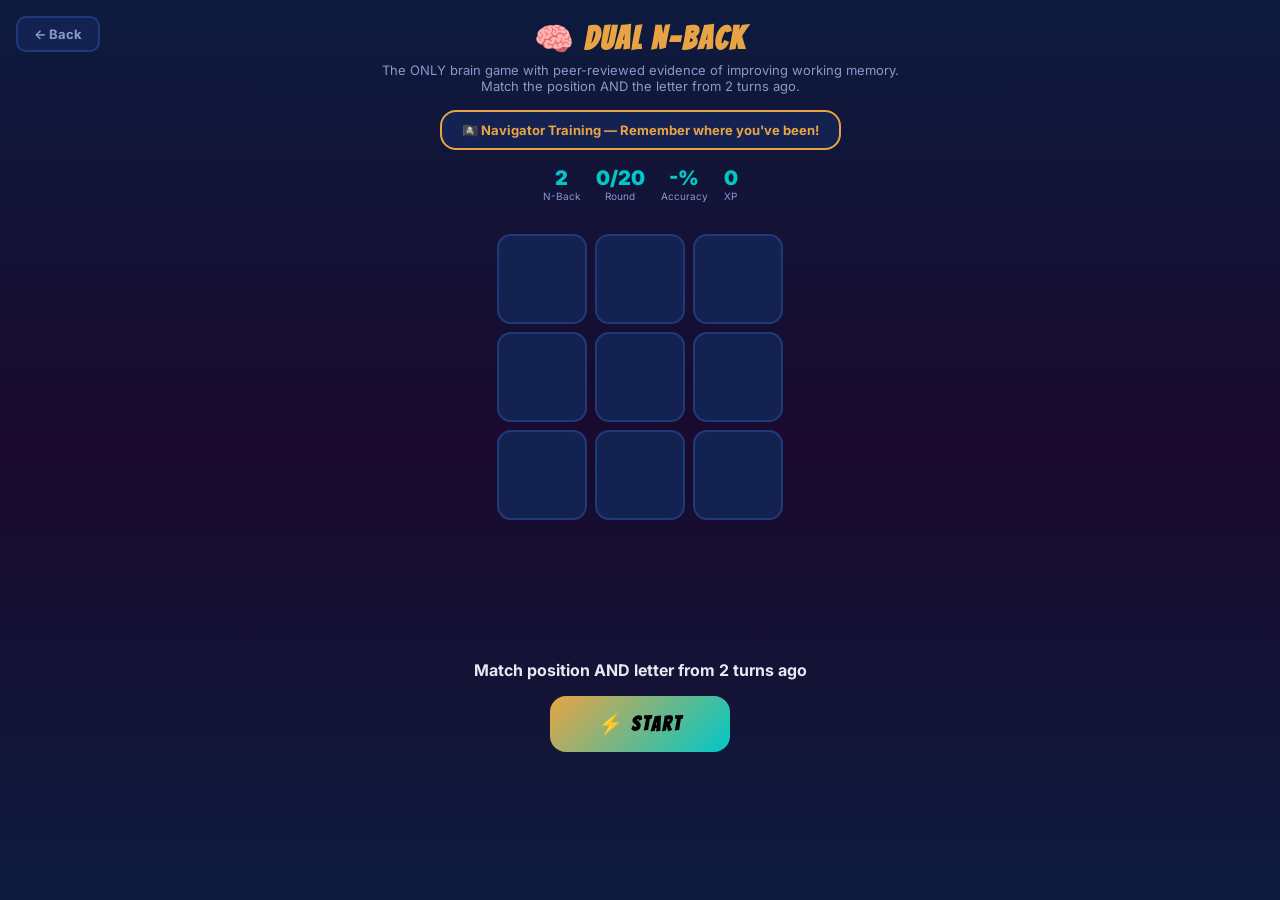
<file: games/dual-nback.html>
<!DOCTYPE html>
<html lang="en">
<head>
<meta charset="UTF-8">
<meta name="viewport" content="width=device-width, initial-scale=1.0">
<title>Dual N-Back — Brain Training</title>
<link href="https://fonts.googleapis.com/css2?family=Inter:wght@400;600;700;800;900&family=Bangers&display=swap" rel="stylesheet">
<style>
:root { --bg:#0d1b3e; --card:#142252; --border:#1e3a7a; --text:#e8e8f0; --muted:#8899cc; --cyan:#00C8C8; --green:#2ECC40; --red:#ff4444; --orange:#E8A444; }
* { margin:0; padding:0; box-sizing:border-box; }
body { font-family:'Inter',sans-serif; background:linear-gradient(180deg,#0d1b3e,#1a0a2e,#0d1b3e); color:var(--text); min-height:100vh; display:flex; flex-direction:column; align-items:center; padding:20px; }
.back-btn { position:fixed; top:16px; left:16px; padding:8px 16px; border-radius:10px; border:2px solid var(--border); background:var(--card); color:var(--muted); font-size:13px; font-weight:700; cursor:pointer; font-family:'Inter'; z-index:100; text-decoration:none; }
.back-btn:hover { border-color:var(--cyan); color:var(--cyan); }
h1 { font-family:'Bangers',cursive; font-size:32px; letter-spacing:2px; color:var(--orange); margin-bottom:4px; }
.sub { font-size:13px; color:var(--muted); margin-bottom:16px; text-align:center; }
.stats { display:flex; gap:16px; margin-bottom:16px; }
.stat { text-align:center; }
.sv { font-size:20px; font-weight:900; color:var(--cyan); }
.sl { font-size:10px; color:var(--muted); }
.op-theme { background:var(--card); border:2px solid var(--orange); border-radius:16px; padding:10px 20px; margin-bottom:16px; text-align:center; font-size:13px; color:var(--orange); font-weight:700; }

/* Grid */
.grid-wrap { margin:16px 0; position:relative; }
.grid3x3 { display:grid; grid-template-columns:repeat(3,90px); grid-template-rows:repeat(3,90px); gap:8px; }
.gcell { background:var(--card); border:2px solid var(--border); border-radius:14px; transition:all 0.2s; }
.gcell.lit { background:var(--cyan); border-color:var(--cyan); box-shadow:0 0 20px rgba(0,200,200,0.5); }

/* Letter display */
.letter-display { font-family:'Bangers',cursive; font-size:72px; color:var(--orange); text-shadow:0 0 20px rgba(232,164,68,0.6); text-align:center; margin:16px 0; min-height:80px; }

/* Buttons */
.btn-row { display:flex; gap:12px; margin:16px 0; }
.nbtn { padding:16px 32px; border-radius:14px; font-weight:900; font-size:18px; cursor:pointer; font-family:'Inter'; border:3px solid; transition:all 0.1s; }
.nbtn:active { transform:scale(0.95); }
.nbtn-pos { border-color:var(--cyan); background:rgba(0,200,200,0.1); color:var(--cyan); }
.nbtn-snd { border-color:var(--orange); background:rgba(232,164,68,0.1); color:var(--orange); }
.nbtn-both { border-color:var(--green); background:rgba(46,204,64,0.1); color:var(--green); }
.nbtn-none { border-color:var(--border); background:var(--card); color:var(--muted); }

.msg { text-align:center; font-size:16px; margin:12px 0; min-height:24px; font-weight:700; }
.start-btn { padding:16px 48px; border-radius:16px; border:none; background:linear-gradient(135deg,var(--orange),var(--cyan)); color:#000; font-weight:900; font-size:20px; cursor:pointer; font-family:'Bangers',cursive; letter-spacing:2px; }
.result { background:var(--card); border:2px solid var(--border); border-radius:20px; padding:24px; text-align:center; max-width:400px; display:none; }

.floater { position:fixed; pointer-events:none; z-index:0; opacity:0; animation:floatAcross linear forwards; }
@keyframes floatAcross { 0%{transform:translateX(-80px);opacity:0;} 5%{opacity:0.5;} 50%{opacity:0.4;} 100%{transform:translateX(110vw);opacity:0;} }
</style>
</head>
<body>
<a href="../index.html" class="back-btn">← Back</a>

<h1>🧠 Dual N-Back</h1>
<div class="sub">The ONLY brain game with peer-reviewed evidence of improving working memory.<br>Match the position AND the letter from <span id="nLevel">2</span> turns ago.</div>

<div class="op-theme">🏴‍☠️ Navigator Training — Remember where you've been!</div>

<div class="stats">
  <div class="stat"><div class="sv" id="sLevel">2</div><div class="sl">N-Back</div></div>
  <div class="stat"><div class="sv" id="sRound">0/20</div><div class="sl">Round</div></div>
  <div class="stat"><div class="sv" id="sAcc">-%</div><div class="sl">Accuracy</div></div>
  <div class="stat"><div class="sv" id="sXP">0</div><div class="sl">XP</div></div>
</div>

<div class="grid-wrap">
  <div class="grid3x3" id="grid"></div>
</div>

<div class="letter-display" id="letterDisplay"></div>

<div class="msg" id="msg">Match position AND letter from 2 turns ago</div>

<div class="btn-row" id="btns" style="display:none;">
  <button class="nbtn nbtn-pos" onclick="respond('position')">📍 Position</button>
  <button class="nbtn nbtn-snd" onclick="respond('letter')">🔤 Letter</button>
  <button class="nbtn nbtn-both" onclick="respond('both')">✅ Both</button>
  <button class="nbtn nbtn-none" onclick="respond('none')">❌ Neither</button>
</div>

<button class="start-btn" id="startBtn" onclick="startGame()">⚡ START</button>

<div class="result" id="result">
  <div style="font-size:48px;" id="rEmoji">🎉</div>
  <div style="font-size:24px;font-weight:900;margin:8px 0;" id="rTitle"></div>
  <div style="font-size:14px;color:var(--muted);" id="rDetail"></div>
  <div style="font-size:28px;font-weight:900;color:var(--green);margin:12px 0;" id="rXP"></div>
  <button class="start-btn" onclick="startGame()" style="margin-top:12px;">Play Again</button>
</div>

<script>
// Create grid
const grid = document.getElementById('grid');
for(let i=0;i<9;i++){const c=document.createElement('div');c.className='gcell';c.dataset.idx=i;grid.appendChild(c);}

let nBack = 2;
let history = []; // {pos, letter}
let round = 0;
let maxRounds = 20;
let correct = 0;
let total = 0;
let totalXP = 0;
let gameActive = false;
let responded = false;

const LETTERS = 'BCDFGHJKLMNPQRSTVWXZ';

function startGame(){
  history=[]; round=0; correct=0; total=0; responded=false;
  document.getElementById('startBtn').style.display='none';
  document.getElementById('result').style.display='none';
  document.getElementById('btns').style.display='flex';
  gameActive=true;
  nextTurn();
}

function nextTurn(){
  if(round>=maxRounds) return endGame();
  
  // Clear previous
  document.querySelectorAll('.gcell').forEach(c=>c.classList.remove('lit'));
  document.getElementById('letterDisplay').textContent='';
  responded=false;
  
  // Generate
  const pos = Math.floor(Math.random()*9);
  const letter = LETTERS[Math.floor(Math.random()*LETTERS.length)];
  
  // 30% chance of position match, 30% letter match, 10% both
  if(round>=nBack){
    const r=Math.random();
    const ref=history[round-nBack];
    if(r<0.1){
      // Both match
      history.push({pos:ref.pos, letter:ref.letter});
    } else if(r<0.35){
      // Position match only
      history.push({pos:ref.pos, letter:letter===ref.letter?LETTERS[(LETTERS.indexOf(letter)+1)%LETTERS.length]:letter});
    } else if(r<0.6){
      // Letter match only
      let newPos=pos;
      while(newPos===ref.pos) newPos=Math.floor(Math.random()*9);
      history.push({pos:newPos, letter:ref.letter});
    } else {
      // No match
      let newPos=pos;
      while(newPos===ref.pos) newPos=Math.floor(Math.random()*9);
      let newLetter=letter;
      while(newLetter===ref.letter) newLetter=LETTERS[Math.floor(Math.random()*LETTERS.length)];
      history.push({pos:newPos, letter:newLetter});
    }
  } else {
    history.push({pos, letter});
  }
  
  const current = history[history.length-1];
  
  // Show
  setTimeout(()=>{
    document.querySelectorAll('.gcell')[current.pos].classList.add('lit');
    document.getElementById('letterDisplay').textContent=current.letter;
    round++;
    document.getElementById('sRound').textContent=round+'/'+maxRounds;
    
    if(round<=nBack){
      document.getElementById('msg').textContent='Watch and remember... ('+round+'/'+nBack+')';
      document.getElementById('msg').style.color='var(--muted)';
      // Auto-advance for first N rounds
      setTimeout(()=>{
        document.querySelectorAll('.gcell').forEach(c=>c.classList.remove('lit'));
        document.getElementById('letterDisplay').textContent='';
        setTimeout(nextTurn,500);
      },2000);
    } else {
      document.getElementById('msg').textContent='Does position or letter match '+nBack+' turns ago?';
      document.getElementById('msg').style.color='var(--text)';
      // Auto-advance after 3 seconds if no response
      setTimeout(()=>{
        if(!responded&&gameActive) respond('none');
      },3500);
    }
  },500);
}

function respond(type){
  if(responded||round<=nBack) return;
  responded=true;
  
  const current=history[round-1];
  const ref=history[round-1-nBack];
  
  const posMatch = current.pos===ref.pos;
  const letMatch = current.letter===ref.letter;
  
  let correctAnswer;
  if(posMatch&&letMatch) correctAnswer='both';
  else if(posMatch) correctAnswer='position';
  else if(letMatch) correctAnswer='letter';
  else correctAnswer='none';
  
  const isCorrect = type===correctAnswer;
  total++;
  if(isCorrect) correct++;
  
  const msg=document.getElementById('msg');
  if(isCorrect){
    msg.textContent='✅ Correct!';
    msg.style.color='var(--green)';
  } else {
    msg.textContent='❌ It was: '+correctAnswer;
    msg.style.color='var(--red)';
  }
  
  document.getElementById('sAcc').textContent=Math.round(correct/total*100)+'%';
  
  setTimeout(()=>{
    document.querySelectorAll('.gcell').forEach(c=>c.classList.remove('lit'));
    document.getElementById('letterDisplay').textContent='';
    setTimeout(nextTurn,500);
  },1000);
}

function endGame(){
  gameActive=false;
  document.getElementById('btns').style.display='none';
  
  const acc=total>0?Math.round(correct/total*100):0;
  let xp=Math.round(correct*5+nBack*10);
  if(acc>=80){xp+=20;nBack=Math.min(nBack+1,5);}
  else if(acc<50&&nBack>1){nBack--;}
  totalXP+=xp;
  
  document.getElementById('sLevel').textContent=nBack;
  document.getElementById('nLevel').textContent=nBack;
  document.getElementById('sXP').textContent=totalXP;
  
  const emoji=acc>=80?'🌟':acc>=60?'🎉':acc>=40?'👍':'💪';
  const title=acc>=80?'NAVIGATOR LEVEL UP!':acc>=60?'Good memory!':acc>=40?'Getting there!':'Keep training!';
  
  document.getElementById('rEmoji').textContent=emoji;
  document.getElementById('rTitle').textContent=title+(acc>=80?' N='+(nBack)+'!':'');
  document.getElementById('rDetail').textContent=correct+'/'+total+' correct • '+acc+'% • N-Back level: '+nBack;
  document.getElementById('rXP').textContent='+'+xp+' XP';
  document.getElementById('result').style.display='block';
  
  try{const pd=JSON.parse(localStorage.getItem('williamXP'));if(pd){pd.xp+=xp;pd.todayXP+=xp;pd.history.unshift({xp,reason:'🧠 Dual N-Back ('+acc+'%)',time:new Date().toISOString()});localStorage.setItem('williamXP',JSON.stringify(pd));}}catch(e){}
}

// Floaters
const FL=['🐻','🧸','👒','🍖','🦌','🏴‍☠️','⚓','🌊','🍳','🎵','🐕','🎹','🎨','🥋','⭐'];
function sF(){const e=document.createElement('div');e.className='floater';e.textContent=FL[Math.floor(Math.random()*FL.length)];e.style.top=(10+Math.random()*70)+'vh';e.style.fontSize=(30+Math.random()*20)+'px';const d=12+Math.random()*10;e.style.animationDuration=d+'s';document.body.appendChild(e);setTimeout(()=>e.remove(),d*1000);}
setInterval(sF,4000);setTimeout(sF,2000);
</script>
</body>
</html>
</file>
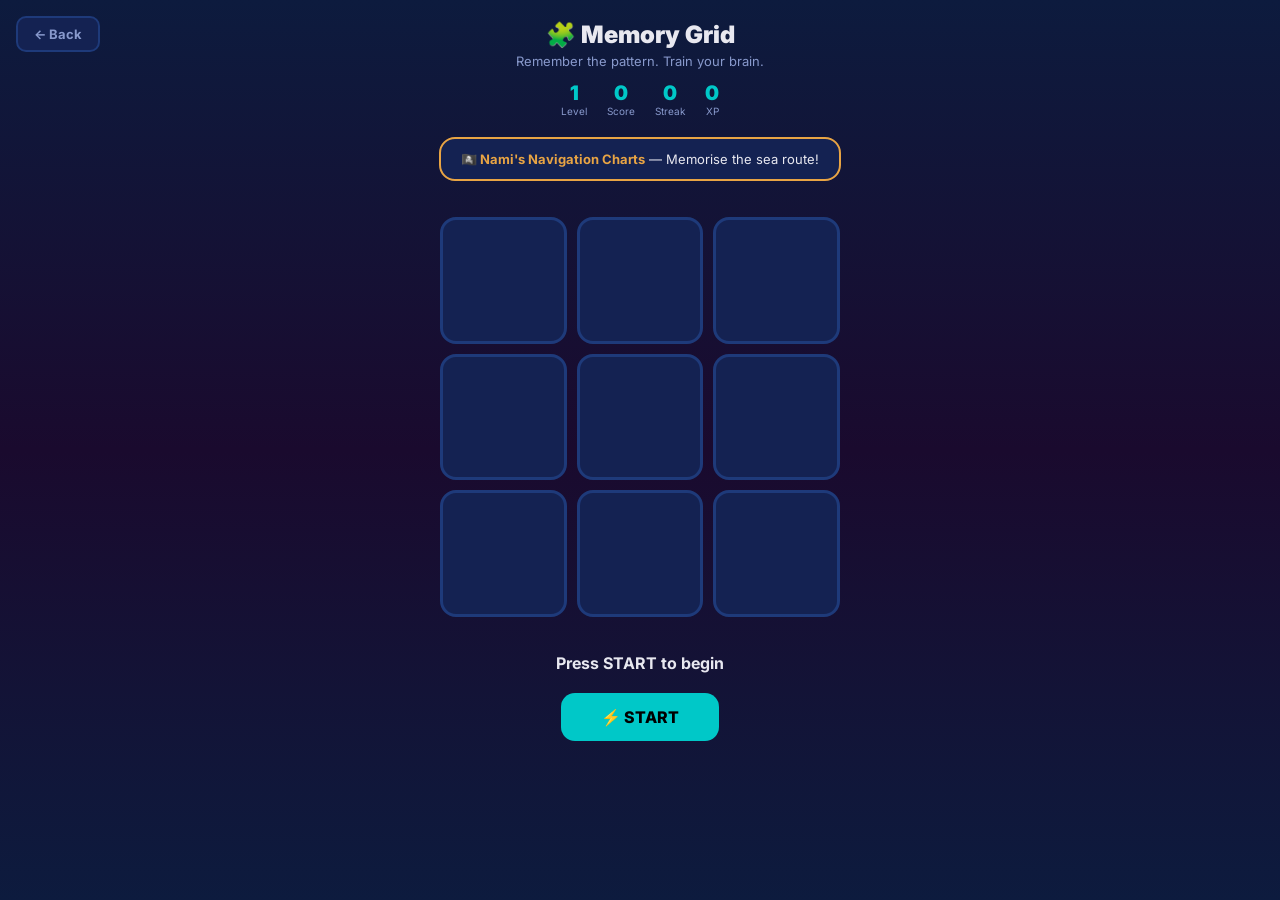
<file: games/memory-grid.html>
<!DOCTYPE html>
<html lang="en">
<head>
<meta charset="UTF-8">
<meta name="viewport" content="width=device-width, initial-scale=1.0">
<title>Memory Grid — Brain Training</title>
<link href="https://fonts.googleapis.com/css2?family=Inter:wght@400;600;700;800;900&display=swap" rel="stylesheet">
<style>
:root {
  --bg: #0d1b3e;
  --card: #142252;
  --border: #1e3a7a;
  --text: #e8e8f0;
  --muted: #8899cc;
  --cyan: #00C8C8;
  --green: #2ECC40;
  --red: #ff4444;
  --orange: #E8A444;
  --blue: #4488ff;
}
* { margin: 0; padding: 0; box-sizing: border-box; }
body {
  font-family: 'Inter', sans-serif;
  background: linear-gradient(180deg, #0d1b3e 0%, #1a0a2e 50%, #0d1b3e 100%);
  color: var(--text);
  min-height: 100vh;
  display: flex;
  flex-direction: column;
  align-items: center;
  padding: 20px;
}
.back-btn {
  position: fixed;
  top: 16px;
  left: 16px;
  padding: 8px 16px;
  border-radius: 10px;
  border: 2px solid var(--border);
  background: var(--card);
  color: var(--muted);
  font-size: 13px;
  font-weight: 700;
  cursor: pointer;
  font-family: 'Inter';
  z-index: 100;
  text-decoration: none;
}
.back-btn:hover { border-color: var(--cyan); color: var(--cyan); }

/* Floating characters */
.floater {
  position: fixed;
  font-size: 40px;
  pointer-events: none;
  z-index: 0;
  opacity: 0;
  animation: floatAcross linear forwards;
}
@keyframes floatAcross {
  0% { transform: translateX(-80px) translateY(0) rotate(-5deg); opacity: 0; }
  5% { opacity: 0.6; }
  50% { transform: translateX(50vw) translateY(-20px) rotate(5deg); opacity: 0.5; }
  95% { opacity: 0.4; }
  100% { transform: translateX(110vw) translateY(10px) rotate(-3deg); opacity: 0; }
}

.game-header { text-align: center; margin-bottom: 20px; }
.game-title { font-size: 24px; font-weight: 900; }
.game-subtitle { font-size: 13px; color: var(--muted); margin-top: 4px; }
.game-stats { display: flex; gap: 20px; justify-content: center; margin-top: 12px; }
.stat { text-align: center; }
.stat-val { font-size: 20px; font-weight: 900; color: var(--cyan); }
.stat-label { font-size: 10px; color: var(--muted); }

.grid-container { margin: 20px 0; }
.grid {
  display: grid;
  gap: 10px;
  width: 400px;
  max-width: 90vw;
  margin: 0 auto;
}
.cell {
  width: 100%;
  aspect-ratio: 1;
  min-width: 80px;
  min-height: 80px;
  border-radius: 16px;
  border: 3px solid var(--border);
  background: var(--card);
  cursor: pointer;
  transition: all 0.15s;
  display: flex;
  align-items: center;
  justify-content: center;
  font-size: 24px;
}
.cell:active { transform: scale(0.95); }
.cell:hover { border-color: var(--cyan); }
.cell.lit { background: var(--cyan); border-color: var(--cyan); box-shadow: 0 0 15px rgba(0,200,200,0.4); }
.cell.selected { background: var(--blue); border-color: var(--blue); }
.cell.correct { background: var(--green); border-color: var(--green); }
.cell.wrong { background: var(--red); border-color: var(--red); }

.msg { text-align: center; font-size: 16px; font-weight: 700; margin: 16px 0; min-height: 24px; }
.btn {
  padding: 14px 40px;
  border-radius: 14px;
  border: none;
  font-weight: 800;
  font-size: 16px;
  cursor: pointer;
  font-family: 'Inter';
  transition: all 0.15s;
}
.btn-cyan { background: var(--cyan); color: #000; }
.btn-cyan:hover { transform: scale(1.05); }
.btn-orange { background: var(--orange); color: #000; }

.result-card {
  background: var(--card);
  border: 2px solid var(--border);
  border-radius: 20px;
  padding: 24px;
  text-align: center;
  max-width: 360px;
  margin: 20px auto;
}
.xp-earned { font-size: 32px; font-weight: 900; color: var(--green); margin: 12px 0; }
.level-bar { height: 12px; background: rgba(255,255,255,0.06); border-radius: 6px; overflow: hidden; margin: 8px 0; }
.level-fill { height: 100%; background: linear-gradient(90deg, var(--orange), var(--cyan)); border-radius: 6px; transition: width 1s; }

.theme-banner {
  background: var(--card);
  border: 2px solid var(--orange);
  border-radius: 16px;
  padding: 12px 20px;
  margin-bottom: 16px;
  text-align: center;
  font-size: 13px;
}
.op-ref { color: var(--orange); font-weight: 700; }
</style>
</head>
<body>

<a href="../index.html" class="back-btn">← Back</a>

<div class="game-header">
  <div class="game-title">🧩 Memory Grid</div>
  <div class="game-subtitle">Remember the pattern. Train your brain.</div>
  <div class="game-stats">
    <div class="stat"><div class="stat-val" id="sLevel">1</div><div class="stat-label">Level</div></div>
    <div class="stat"><div class="stat-val" id="sScore">0</div><div class="stat-label">Score</div></div>
    <div class="stat"><div class="stat-val" id="sStreak">0</div><div class="stat-label">Streak</div></div>
    <div class="stat"><div class="stat-val" id="sXP">0</div><div class="stat-label">XP</div></div>
  </div>
</div>

<div class="theme-banner" id="themeBanner">
  <span class="op-ref">🏴‍☠️ Nami's Navigation Charts</span> — Memorise the sea route!
</div>

<div class="grid-container">
  <div class="grid" id="grid"></div>
</div>

<div class="msg" id="msg">Press START to begin</div>
<button class="btn btn-cyan" id="startBtn" onclick="startRound()">⚡ START</button>

<div class="result-card" id="resultCard" style="display: none;">
  <div style="font-size: 48px;" id="resultEmoji">🎉</div>
  <div style="font-size: 20px; font-weight: 800; margin-top: 8px;" id="resultText">Round Complete!</div>
  <div class="xp-earned" id="resultXP">+25 XP</div>
  <div style="font-size: 12px; color: var(--muted);" id="resultDetail">Grid size: 3x3 • 3 tiles</div>
  <button class="btn btn-orange" onclick="nextRound()" style="margin-top: 16px;">Next Round →</button>
</div>

<script>
let gridSize = 3;
let tileCount = 3;
let litCells = [];
let selectedCells = [];
let phase = 'idle'; // idle, showing, input, result
let score = 0;
let streak = 0;
let totalXP = 0;
let level = 1;
let roundsPlayed = 0;

const OP_MESSAGES = [
  { text: "🏴‍☠️ Nami's Navigation Charts — Memorise the sea route!", ref: "Even Nami started with simple maps." },
  { text: "⚔️ Zoro's Training Grid — Remember the sword positions!", ref: "Zoro trains every single day. No exceptions." },
  { text: "🍖 Sanji's Recipe Grid — Remember the ingredients!", ref: "A chef remembers every ingredient." },
  { text: "🏴‍☠️ Luffy's Crew Roll Call — Where is everyone?", ref: "A captain knows where every crew member is." },
  { text: "🔧 Franky's Blueprint — Remember the build pattern!", ref: "SUPER! Engineers remember the details." },
  { text: "📖 Robin's Ancient Map — Memorise the symbols!", ref: "History is written by those who remember." },
  { text: "🎵 Brook's Music Sheet — Remember the notes!", ref: "Yohohoho! Music is memory made beautiful." },
];

function updateTheme() {
  const msg = OP_MESSAGES[Math.floor(Math.random() * OP_MESSAGES.length)];
  document.getElementById('themeBanner').innerHTML = `<span class="op-ref">${msg.text}</span>`;
}

function createGrid() {
  const grid = document.getElementById('grid');
  grid.style.gridTemplateColumns = `repeat(${gridSize}, 1fr)`;
  grid.innerHTML = '';
  
  for (let i = 0; i < gridSize * gridSize; i++) {
    const cell = document.createElement('div');
    cell.className = 'cell';
    cell.dataset.idx = i;
    cell.onclick = () => cellClick(i);
    grid.appendChild(cell);
  }
}

function startRound() {
  document.getElementById('startBtn').style.display = 'none';
  document.getElementById('resultCard').style.display = 'none';
  updateTheme();
  
  // ADAPTIVE DIFFICULTY: adjusts based on performance
  if (roundsPlayed > 0 && roundsPlayed % 2 === 0) {
    const recentCorrect = score > 0 ? (score / roundsPlayed) : 0;
    if (recentCorrect > 0.8) {
      // Doing well — increase difficulty
      if (tileCount < gridSize * gridSize - 1) tileCount++;
      if (roundsPlayed % 4 === 0 && gridSize < 6) {
        gridSize++;
        tileCount = Math.max(3, Math.floor(gridSize * 0.7));
      }
    } else if (recentCorrect < 0.5 && tileCount > 2) {
      // Struggling — ease off
      tileCount = Math.max(2, tileCount - 1);
    }
    // Otherwise stay at current level
  }
  
  createGrid();
  
  // Pick random cells to light up
  litCells = [];
  const indices = Array.from({length: gridSize * gridSize}, (_, i) => i);
  for (let i = indices.length - 1; i > 0; i--) {
    const j = Math.floor(Math.random() * (i + 1));
    [indices[i], indices[j]] = [indices[j], indices[i]];
  }
  litCells = indices.slice(0, tileCount);
  selectedCells = [];
  
  // Show phase
  phase = 'showing';
  document.getElementById('msg').textContent = '👀 Memorise the pattern...';
  document.getElementById('msg').style.color = 'var(--cyan)';
  
  // Light up cells
  litCells.forEach(idx => {
    document.querySelectorAll('.cell')[idx].classList.add('lit');
  });
  
  // Hide after delay (more tiles = more time)
  const showTime = 1500 + (tileCount * 400);
  setTimeout(() => {
    document.querySelectorAll('.cell').forEach(c => c.classList.remove('lit'));
    phase = 'input';
    document.getElementById('msg').textContent = `Tap ${tileCount} tiles! (${selectedCells.length}/${tileCount})`;
    document.getElementById('msg').style.color = 'var(--text)';
  }, showTime);
}

function cellClick(idx) {
  if (phase !== 'input') return;
  
  const cell = document.querySelectorAll('.cell')[idx];
  if (selectedCells.includes(idx)) return; // already selected
  
  selectedCells.push(idx);
  
  if (litCells.includes(idx)) {
    cell.classList.add('correct');
  } else {
    cell.classList.add('wrong');
  }
  
  document.getElementById('msg').textContent = `Tap ${tileCount} tiles! (${selectedCells.length}/${tileCount})`;
  
  if (selectedCells.length >= tileCount) {
    finishRound();
  }
}

function finishRound() {
  phase = 'result';
  roundsPlayed++;
  
  const correctCount = selectedCells.filter(i => litCells.includes(i)).length;
  const accuracy = correctCount / tileCount;
  const perfect = accuracy === 1;
  
  // Show all correct tiles
  litCells.forEach(idx => {
    const cell = document.querySelectorAll('.cell')[idx];
    if (!cell.classList.contains('correct')) {
      cell.style.border = '2px dashed var(--cyan)';
      cell.style.opacity = '0.5';
    }
  });
  
  // Calculate XP
  let xp = Math.round(10 + (tileCount * 5) + (gridSize * 3));
  if (perfect) {
    xp = Math.round(xp * 1.5);
    streak++;
  } else {
    streak = Math.max(0, streak - 1);
  }
  if (streak >= 3) xp += 10;
  
  score += correctCount;
  totalXP += xp;
  level = Math.floor(totalXP / 100) + 1;
  
  // Update stats
  document.getElementById('sLevel').textContent = level;
  document.getElementById('sScore').textContent = score;
  document.getElementById('sStreak').textContent = streak;
  document.getElementById('sXP').textContent = totalXP;
  
  // Show result
  setTimeout(() => {
    const emoji = perfect ? '🎉' : accuracy >= 0.5 ? '👍' : '🤔';
    const text = perfect ? 'PERFECT!' : accuracy >= 0.5 ? 'Good effort!' : 'Keep trying!';
    
    document.getElementById('resultEmoji').textContent = emoji;
    document.getElementById('resultText').textContent = text;
    document.getElementById('resultXP').textContent = '+' + xp + ' XP';
    document.getElementById('resultXP').style.color = perfect ? 'var(--green)' : 'var(--orange)';
    document.getElementById('resultDetail').textContent = `${correctCount}/${tileCount} correct • ${gridSize}x${gridSize} grid${streak >= 3 ? ' • 🔥 ' + streak + ' streak!' : ''}`;
    document.getElementById('resultCard').style.display = 'block';
    
    // Save to parent localStorage
    const gameData = JSON.parse(localStorage.getItem('memoryGridStats') || '{"games":0,"correct":0,"total":0,"xp":0}');
    gameData.games++;
    gameData.correct += correctCount;
    gameData.total += tileCount;
    gameData.xp += xp;
    localStorage.setItem('memoryGridStats', JSON.stringify(gameData));
    
    // Also add to main XP if available
    try {
      const pd = JSON.parse(localStorage.getItem('williamXP'));
      if (pd) {
        pd.xp += xp;
        pd.todayXP += xp;
        pd.history.unshift({ xp, reason: '🧩 Memory Grid ' + (perfect ? '(perfect!)' : ''), time: new Date().toISOString() });
        localStorage.setItem('williamXP', JSON.stringify(pd));
      }
    } catch(e) {}
  }, 1000);
}

function nextRound() {
  startRound();
}

// Init
createGrid();

// Floating characters
const FLOATERS = [
  '🐻', // Mr Bean
  '🧸', // Teddy
  '👒', // Luffy's hat
  '🗡️', // Zoro
  '🍖', // Luffy's meat
  '🦌', // Chopper
  '🏴‍☠️', // Jolly Roger
  '⚓', // Anchor
  '🌊', // Waves
  '🍳', // Sanji cooking
  '🎵', // Brook
  '🔧', // Franky
  '📖', // Robin
  '🎯', // Usopp
  '🐕', // William's dog
  '🎹', // Piano
  '🎨', // Art
  '🥋', // Jiu-Jitsu
];

function spawnFloater() {
  const el = document.createElement('div');
  el.className = 'floater';
  el.textContent = FLOATERS[Math.floor(Math.random() * FLOATERS.length)];
  el.style.top = (10 + Math.random() * 70) + 'vh';
  el.style.left = '-80px';
  el.style.fontSize = (30 + Math.random() * 25) + 'px';
  const duration = 12 + Math.random() * 10;
  el.style.animationDuration = duration + 's';
  el.style.animationDelay = '0s';
  document.body.appendChild(el);
  setTimeout(() => el.remove(), duration * 1000);
}

// Spawn one every 3-6 seconds
setInterval(() => spawnFloater(), 3000 + Math.random() * 3000);
// Initial burst
for (let i = 0; i < 3; i++) setTimeout(spawnFloater, i * 1500);
</script>
</body>
</html>
</file>
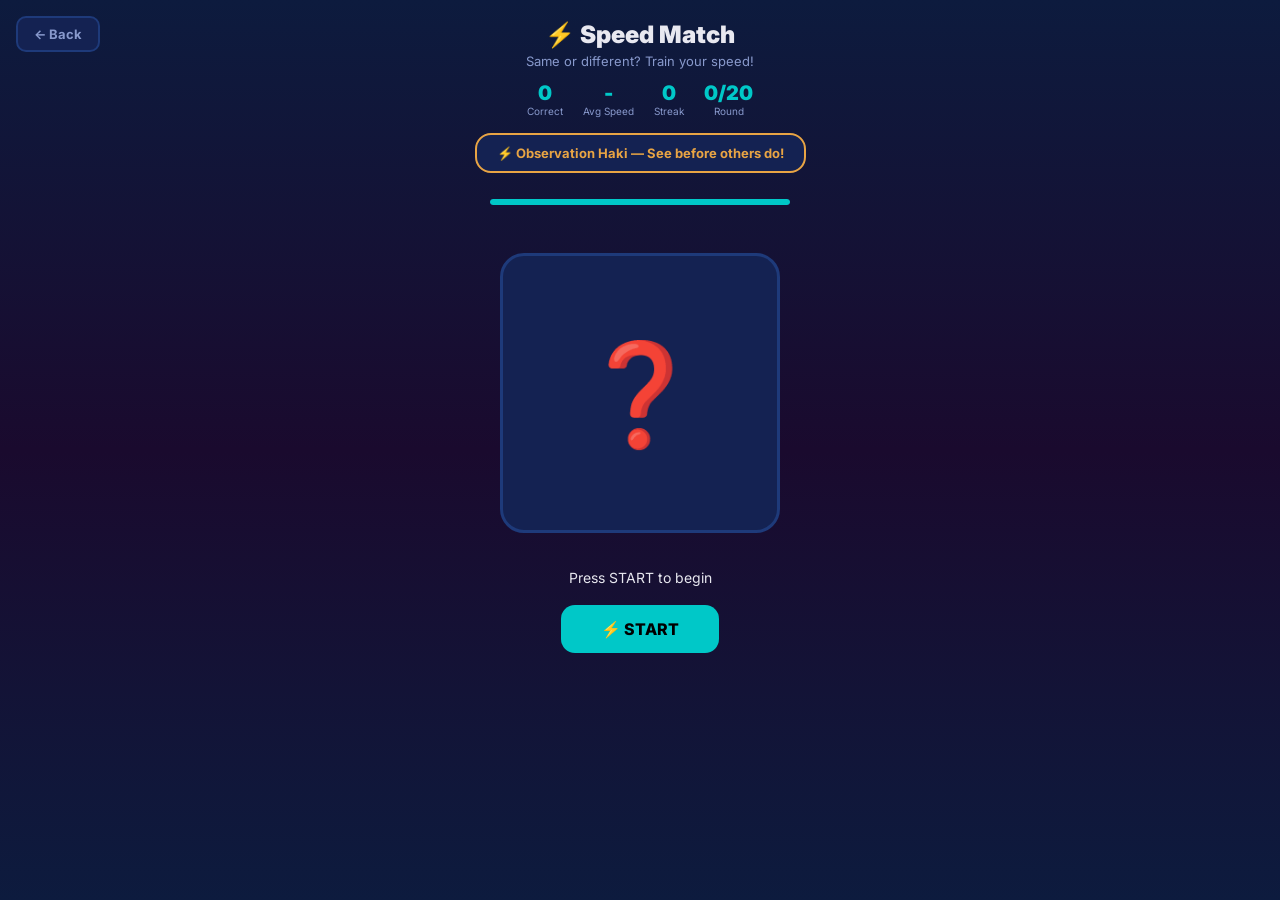
<file: games/speed-match.html>
<!DOCTYPE html>
<html lang="en">
<head>
<meta charset="UTF-8">
<meta name="viewport" content="width=device-width, initial-scale=1.0">
<title>Speed Match — Brain Training</title>
<link href="https://fonts.googleapis.com/css2?family=Inter:wght@400;600;700;800;900&display=swap" rel="stylesheet">
<style>
:root { --bg: #0d1b3e; --card: #142252; --border: #1e3a7a; --text: #e8e8f0; --muted: #8899cc; --cyan: #00C8C8; --green: #2ECC40; --red: #ff4444; --orange: #E8A444; }
* { margin: 0; padding: 0; box-sizing: border-box; }
body {
  font-family: 'Inter', sans-serif;
  background: linear-gradient(180deg, #0d1b3e 0%, #1a0a2e 50%, #0d1b3e 100%);
  color: var(--text);
  min-height: 100vh;
  display: flex;
  flex-direction: column;
  align-items: center;
  padding: 20px;
}
.back-btn {
  position: fixed; top: 16px; left: 16px;
  padding: 8px 16px; border-radius: 10px;
  border: 2px solid var(--border); background: var(--card);
  color: var(--muted); font-size: 13px; font-weight: 700;
  cursor: pointer; font-family: 'Inter'; z-index: 100;
  text-decoration: none;
}
.back-btn:hover { border-color: var(--cyan); color: var(--cyan); }
.floater { position: fixed; font-size: 40px; pointer-events: none; z-index: 0; opacity: 0; animation: floatAcross linear forwards; }
@keyframes floatAcross { 0% { transform: translateX(-80px) rotate(-5deg); opacity: 0; } 5% { opacity: 0.5; } 50% { transform: translateX(50vw) rotate(5deg); opacity: 0.4; } 100% { transform: translateX(110vw) rotate(-3deg); opacity: 0; } }

.header { text-align: center; margin-bottom: 16px; }
.title { font-size: 24px; font-weight: 900; }
.sub { font-size: 13px; color: var(--muted); margin-top: 4px; }
.stats { display: flex; gap: 20px; justify-content: center; margin-top: 12px; }
.stat { text-align: center; }
.sv { font-size: 20px; font-weight: 900; color: var(--cyan); }
.sl { font-size: 10px; color: var(--muted); }

.card-area {
  position: relative;
  width: 280px;
  height: 280px;
  margin: 20px auto;
}
.match-card {
  width: 100%;
  height: 100%;
  background: var(--card);
  border: 3px solid var(--border);
  border-radius: 24px;
  display: flex;
  align-items: center;
  justify-content: center;
  font-size: 100px;
  transition: all 0.2s;
  position: absolute;
  top: 0; left: 0;
}
.match-card.flash-green { border-color: var(--green); background: rgba(46,204,64,0.1); }
.match-card.flash-red { border-color: var(--red); background: rgba(255,68,68,0.1); }
.prev-label {
  text-align: center;
  font-size: 11px;
  color: var(--muted);
  margin-bottom: 4px;
}

.buttons {
  display: flex;
  gap: 16px;
  margin-top: 20px;
}
.match-btn {
  padding: 16px 40px;
  border-radius: 16px;
  border: 3px solid;
  font-weight: 900;
  font-size: 18px;
  cursor: pointer;
  font-family: 'Inter';
  transition: all 0.1s;
  min-width: 140px;
}
.match-btn:active { transform: scale(0.95); }
.btn-yes { border-color: var(--green); background: rgba(46,204,64,0.1); color: var(--green); }
.btn-no { border-color: var(--red); background: rgba(255,68,68,0.1); color: var(--red); }

.msg { text-align: center; font-size: 14px; margin: 16px 0; min-height: 20px; }
.timer-bar { width: 300px; height: 6px; background: var(--border); border-radius: 3px; margin: 10px auto; overflow: hidden; }
.timer-fill { height: 100%; background: var(--cyan); border-radius: 3px; transition: width 0.1s linear; }

.result-screen { display: none; text-align: center; max-width: 360px; background: var(--card); border: 2px solid var(--border); border-radius: 20px; padding: 24px; }
.btn-play { padding: 14px 40px; border-radius: 14px; border: none; background: var(--cyan); color: #000; font-weight: 800; font-size: 16px; cursor: pointer; font-family: 'Inter'; }

.op-theme { background: var(--card); border: 2px solid var(--orange); border-radius: 16px; padding: 10px 20px; margin-bottom: 16px; text-align: center; font-size: 13px; color: var(--orange); font-weight: 700; }
</style>
</head>
<body>

<a href="../index.html" class="back-btn">← Back</a>

<div class="header">
  <div class="title">⚡ Speed Match</div>
  <div class="sub">Same or different? Train your speed!</div>
  <div class="stats">
    <div class="stat"><div class="sv" id="sCorrect">0</div><div class="sl">Correct</div></div>
    <div class="stat"><div class="sv" id="sSpeed">-</div><div class="sl">Avg Speed</div></div>
    <div class="stat"><div class="sv" id="sStreak">0</div><div class="sl">Streak</div></div>
    <div class="stat"><div class="sv" id="sRound">0/20</div><div class="sl">Round</div></div>
  </div>
</div>

<div class="op-theme" id="opTheme">⚡ Observation Haki — See before others do!</div>

<div class="timer-bar"><div class="timer-fill" id="timerFill" style="width: 100%;"></div></div>

<div class="prev-label" id="prevLabel" style="visibility: hidden;">Previous</div>
<div class="card-area">
  <div class="match-card" id="prevCard" style="transform: scale(0.7) translateY(-30px); opacity: 0.3; z-index: 1; font-size: 60px;">❓</div>
  <div class="match-card" id="currentCard" style="z-index: 2;">❓</div>
</div>

<div class="msg" id="msg">Press START to begin</div>

<div class="buttons" id="buttons" style="display: none;">
  <button class="match-btn btn-yes" onclick="answer(true)">✅ SAME</button>
  <button class="match-btn btn-no" onclick="answer(false)">❌ DIFF</button>
</div>

<button class="btn-play" id="startBtn" onclick="startGame()">⚡ START</button>

<div class="result-screen" id="resultScreen">
  <div style="font-size: 48px;" id="rEmoji">🎉</div>
  <div style="font-size: 22px; font-weight: 900; margin: 8px 0;" id="rTitle">Great Job!</div>
  <div style="font-size: 14px; color: var(--muted);" id="rDetail"></div>
  <div style="font-size: 28px; font-weight: 900; color: var(--green); margin: 12px 0;" id="rXP">+50 XP</div>
  <button class="btn-play" onclick="startGame()" style="margin-top: 12px;">Play Again</button>
</div>

<script>
const SYMBOLS = ['🐵','🦁','🐺','🐸','🐙','🦈','🐉','🦅','🐍','🦋','🌸','⭐','💎','🔥','⚡','🌊','☀️','🌙','🗡️','🎯','🏴‍☠️','⚓','🍖','🎪'];

let round = 0;
let maxRounds = 20;
let correct = 0;
let streak = 0;
let bestStreak = 0;
let times = [];
let prevSymbol = null;
let currentSymbol = null;
let isSame = false;
let roundStart = 0;
let timerInterval = null;
let timePerRound = 3000; // 3 seconds

function startGame() {
  round = 0; correct = 0; streak = 0; times = [];
  document.getElementById('startBtn').style.display = 'none';
  document.getElementById('resultScreen').style.display = 'none';
  document.getElementById('buttons').style.display = 'flex';
  document.getElementById('prevLabel').style.visibility = 'hidden';
  prevSymbol = null;
  nextRound();
}

function nextRound() {
  if (round >= maxRounds) return endGame();
  round++;
  
  document.getElementById('sRound').textContent = round + '/' + maxRounds;
  document.getElementById('sCorrect').textContent = correct;
  document.getElementById('sStreak').textContent = streak;
  
  // Update previous
  if (prevSymbol) {
    document.getElementById('prevCard').textContent = prevSymbol;
    document.getElementById('prevLabel').style.visibility = 'visible';
  }
  
  // Choose new symbol
  prevSymbol = currentSymbol;
  isSame = Math.random() > 0.5;
  
  if (isSame && prevSymbol) {
    currentSymbol = prevSymbol;
  } else {
    do {
      currentSymbol = SYMBOLS[Math.floor(Math.random() * SYMBOLS.length)];
    } while (currentSymbol === prevSymbol);
  }
  
  const card = document.getElementById('currentCard');
  card.textContent = currentSymbol;
  card.className = 'match-card';
  
  document.getElementById('msg').textContent = round === 1 ? 'Is this the SAME or DIFFERENT from the next one?' : 'Same or different from the one above?';
  
  roundStart = Date.now();
  
  // Timer bar
  clearInterval(timerInterval);
  let elapsed = 0;
  document.getElementById('timerFill').style.width = '100%';
  document.getElementById('timerFill').style.background = 'var(--cyan)';
  timerInterval = setInterval(() => {
    elapsed += 50;
    const pct = Math.max(0, 100 - (elapsed / timePerRound * 100));
    document.getElementById('timerFill').style.width = pct + '%';
    if (pct < 30) document.getElementById('timerFill').style.background = 'var(--red)';
    else if (pct < 60) document.getElementById('timerFill').style.background = 'var(--orange)';
    if (elapsed >= timePerRound) {
      clearInterval(timerInterval);
      answer(null); // timeout
    }
  }, 50);
}

function answer(userSaidSame) {
  clearInterval(timerInterval);
  const time = Date.now() - roundStart;
  const card = document.getElementById('currentCard');
  
  if (round === 1 || prevSymbol === null) {
    // First round — no previous to compare. Just move on.
    card.className = 'match-card';
    setTimeout(nextRound, 300);
    return;
  }
  
  const isCorrect = userSaidSame === isSame;
  
  if (userSaidSame === null) {
    // Timeout
    card.className = 'match-card flash-red';
    streak = 0;
    document.getElementById('msg').textContent = '⏰ Too slow!';
  } else if (isCorrect) {
    correct++;
    streak++;
    bestStreak = Math.max(bestStreak, streak);
    times.push(time);
    card.className = 'match-card flash-green';
    document.getElementById('msg').textContent = '✅ ' + (time < 800 ? 'LIGHTNING! ' : time < 1500 ? 'Fast! ' : '') + time + 'ms';
    document.getElementById('msg').style.color = 'var(--green)';
  } else {
    streak = 0;
    card.className = 'match-card flash-red';
    document.getElementById('msg').textContent = '❌ ' + (isSame ? 'They were the SAME' : 'They were DIFFERENT');
    document.getElementById('msg').style.color = 'var(--red)';
  }
  
  document.getElementById('sCorrect').textContent = correct;
  document.getElementById('sStreak').textContent = streak;
  
  if (times.length > 0) {
    const avg = Math.round(times.reduce((a,b) => a+b, 0) / times.length);
    document.getElementById('sSpeed').textContent = avg + 'ms';
  }
  
  setTimeout(() => {
    document.getElementById('msg').style.color = 'var(--text)';
    nextRound();
  }, 800);
}

function endGame() {
  document.getElementById('buttons').style.display = 'none';
  clearInterval(timerInterval);
  
  const accuracy = Math.round(correct / (maxRounds - 1) * 100);
  const avgTime = times.length > 0 ? Math.round(times.reduce((a,b) => a+b, 0) / times.length) : 0;
  
  let xp = Math.round(correct * 3 + bestStreak * 5);
  if (accuracy >= 90) xp += 20;
  if (avgTime < 1000 && accuracy >= 80) xp += 15;
  
  const emoji = accuracy >= 90 ? '🌟' : accuracy >= 70 ? '🎉' : accuracy >= 50 ? '👍' : '💪';
  const title = accuracy >= 90 ? 'OBSERVATION HAKI UNLOCKED!' : accuracy >= 70 ? 'Sharp Eyes!' : accuracy >= 50 ? 'Getting There!' : 'Keep Training!';
  
  document.getElementById('rEmoji').textContent = emoji;
  document.getElementById('rTitle').textContent = title;
  document.getElementById('rDetail').textContent = `${correct}/${maxRounds-1} correct • ${accuracy}% accuracy • ${avgTime}ms avg • Best streak: ${bestStreak}`;
  document.getElementById('rXP').textContent = '+' + xp + ' XP';
  document.getElementById('resultScreen').style.display = 'block';
  
  // Save stats
  const stats = JSON.parse(localStorage.getItem('speedMatchStats') || '{"games":0,"totalCorrect":0,"totalRounds":0,"bestAccuracy":0,"bestSpeed":9999,"xp":0}');
  stats.games++;
  stats.totalCorrect += correct;
  stats.totalRounds += maxRounds - 1;
  stats.bestAccuracy = Math.max(stats.bestAccuracy, accuracy);
  if (avgTime > 0) stats.bestSpeed = Math.min(stats.bestSpeed, avgTime);
  stats.xp += xp;
  localStorage.setItem('speedMatchStats', JSON.stringify(stats));
  
  // Add to main XP
  try {
    const pd = JSON.parse(localStorage.getItem('williamXP'));
    if (pd) { pd.xp += xp; pd.todayXP += xp; pd.history.unshift({ xp, reason: '⚡ Speed Match (' + accuracy + '%)', time: new Date().toISOString() }); localStorage.setItem('williamXP', JSON.stringify(pd)); }
  } catch(e) {}
}

// Floating characters
const FLOATERS = ['🐻','🧸','👒','🗡️','🍖','🦌','🏴‍☠️','⚓','🌊','🍳','🎵','🔧','📖','🎯','🐕','🎹','🎨','🥋'];
function spawnFloater() {
  const el = document.createElement('div');
  el.className = 'floater';
  el.textContent = FLOATERS[Math.floor(Math.random() * FLOATERS.length)];
  el.style.top = (10 + Math.random() * 70) + 'vh';
  el.style.fontSize = (30 + Math.random() * 25) + 'px';
  const d = 12 + Math.random() * 10;
  el.style.animationDuration = d + 's';
  document.body.appendChild(el);
  setTimeout(() => el.remove(), d * 1000);
}
setInterval(() => spawnFloater(), 3000 + Math.random() * 3000);
for (let i = 0; i < 3; i++) setTimeout(spawnFloater, i * 1500);

// Keyboard controls
document.addEventListener('keydown', (e) => {
  if (e.key === 'ArrowLeft' || e.key === 'a') answer(true);
  if (e.key === 'ArrowRight' || e.key === 'd') answer(false);
});
</script>
</body>
</html>
</file>
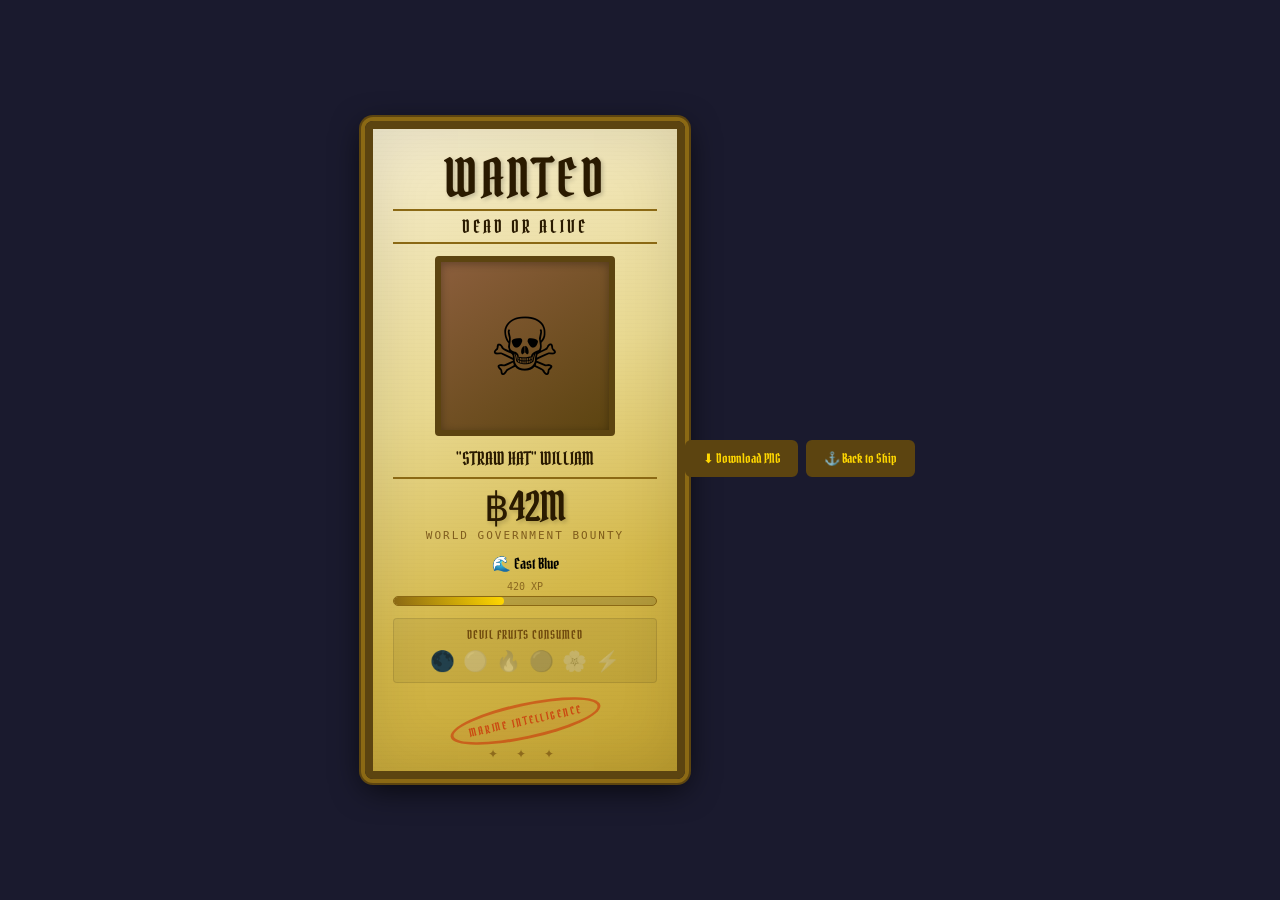
<file: mission-control/bounty-poster.html>
<!DOCTYPE html>
<html lang="en">
<head>
  <meta charset="UTF-8">
  <meta name="viewport" content="width=device-width, initial-scale=1.0">
  <title>WANTED — Captain William</title>
  <link rel="preconnect" href="https://fonts.googleapis.com">
  <link href="https://fonts.googleapis.com/css2?family=Pirata+One&display=swap" rel="stylesheet">
  <style>
    :root {
      --parchment: #F5EDD0;
      --parchment-dark: #D4B84A;
      --wood: #8B6914;
      --wood-dark: #5C4410;
      --text: #2a1a00;
      --red: #CC2200;
    }

    * { box-sizing: border-box; margin: 0; padding: 0; }

    body {
      background: #1a1a2e;
      display: flex;
      align-items: center;
      justify-content: center;
      min-height: 100vh;
      padding: 20px;
      font-family: 'Pirata One', Georgia, serif;
    }

    .poster {
      background: linear-gradient(160deg, #F5EDD0 0%, #E8D890 40%, #D4B84A 70%, #C0A030 100%);
      border: 8px solid var(--wood-dark);
      border-radius: 8px;
      padding: 24px 20px;
      width: min(320px, 90vw);
      text-align: center;
      box-shadow:
        0 0 0 4px #8B6914,
        0 0 0 6px #5C4410,
        0 8px 32px rgba(0,0,0,0.8),
        inset 0 0 60px rgba(0,0,0,0.1);
      position: relative;
      overflow: hidden;
    }

    /* Aged paper texture lines */
    .poster::before {
      content: '';
      position: absolute;
      inset: 0;
      background: repeating-linear-gradient(
        0deg,
        transparent,
        transparent 3px,
        rgba(0,0,0,0.02) 4px
      );
      pointer-events: none;
    }

    /* Corner decorations */
    .poster::after {
      content: '✦ ✦ ✦';
      position: absolute;
      bottom: 10px;
      left: 50%;
      transform: translateX(-50%);
      font-size: 12px;
      color: rgba(90, 50, 0, 0.5);
      letter-spacing: 8px;
    }

    .wanted-header {
      font-size: 52px;
      color: var(--text);
      line-height: 1;
      text-shadow: 2px 2px 4px rgba(0,0,0,0.2);
      letter-spacing: 4px;
    }

    .dead-or-alive {
      font-size: 18px;
      color: var(--text);
      letter-spacing: 3px;
      margin: 4px 0 12px;
      padding: 4px 0;
      border-top: 2px solid var(--wood);
      border-bottom: 2px solid var(--wood);
    }

    .avatar-frame {
      width: 180px;
      height: 180px;
      border: 6px solid var(--wood-dark);
      border-radius: 4px;
      margin: 0 auto 12px;
      background: linear-gradient(145deg, #8B5E3C, #5C4410);
      display: flex;
      align-items: center;
      justify-content: center;
      font-size: 80px;
      position: relative;
      overflow: hidden;
      box-shadow: inset 0 2px 8px rgba(0,0,0,0.3);
    }

    .pirate-name {
      font-size: 18px;
      color: var(--text);
      line-height: 1.2;
      margin-bottom: 4px;
    }

    .bounty-divider {
      border: none;
      border-top: 2px solid var(--wood);
      margin: 8px 0;
    }

    .bounty-amount {
      font-size: 40px;
      color: var(--text);
      text-shadow: 2px 2px 4px rgba(0,0,0,0.2);
      line-height: 1;
    }

    .bounty-sub {
      font-size: 11px;
      color: rgba(90, 50, 0, 0.7);
      font-family: monospace;
      letter-spacing: 2px;
      text-transform: uppercase;
      margin: 2px 0 12px;
    }

    .level-display {
      font-size: 15px;
      margin-bottom: 8px;
    }

    .marine-stamp {
      display: inline-block;
      border: 3px solid rgba(204, 34, 0, 0.5);
      border-radius: 50%;
      padding: 8px 16px;
      color: rgba(204, 34, 0, 0.7);
      font-size: 11px;
      letter-spacing: 2px;
      transform: rotate(-12deg);
      position: relative;
      margin: 8px 0;
      background: rgba(204, 34, 0, 0.05);
    }

    .xp-section {
      margin: 8px 0;
    }

    .xp-bar-bg {
      width: 100%;
      height: 10px;
      background: rgba(0,0,0,0.15);
      border-radius: 5px;
      border: 1px solid var(--wood);
      overflow: hidden;
      margin-top: 4px;
    }

    .xp-bar-fill {
      height: 100%;
      background: linear-gradient(90deg, var(--wood), #FFD700);
      border-radius: 5px;
      transition: width 1s ease;
    }

    .action-btns {
      display: flex;
      gap: 8px;
      justify-content: center;
      margin-top: 16px;
      position: relative;
      z-index: 1;
    }

    .btn {
      background: var(--wood-dark);
      color: #FFD700;
      border: 2px solid #5C4410;
      border-radius: 6px;
      padding: 8px 16px;
      font-family: 'Pirata One', Georgia, serif;
      font-size: 13px;
      cursor: pointer;
      text-decoration: none;
      transition: all 0.2s ease;
    }

    .btn:hover {
      background: #8B6914;
      transform: translateY(-1px);
      box-shadow: 0 2px 8px rgba(0,0,0,0.4);
    }

    .devils-section {
      margin: 12px 0;
      padding: 8px;
      border: 1px solid rgba(0,0,0,0.1);
      border-radius: 4px;
      background: rgba(0,0,0,0.05);
    }

    .devils-title {
      font-size: 12px;
      color: rgba(90, 50, 0, 0.8);
      margin-bottom: 6px;
      letter-spacing: 1px;
    }

    .devils-row {
      display: flex;
      justify-content: center;
      gap: 8px;
      flex-wrap: wrap;
    }

    .devil-badge {
      font-size: 20px;
      opacity: 0.3;
      filter: grayscale(1);
      transition: all 0.3s;
    }

    .devil-badge.unlocked {
      opacity: 1;
      filter: none;
    }
  </style>
</head>
<body>

<div class="poster" id="poster">
  <div class="wanted-header">WANTED</div>
  <div class="dead-or-alive">DEAD OR ALIVE</div>

  <div class="avatar-frame" id="poster-avatar">
    <span id="avatar-emoji">☠️</span>
  </div>

  <div class="pirate-name" id="poster-name">"STRAW HAT" WILLIAM</div>

  <hr class="bounty-divider">

  <div class="bounty-amount" id="poster-bounty">฿4,200,000</div>
  <div class="bounty-sub">World Government Bounty</div>

  <div class="level-display" id="poster-level">🌊 East Blue Navigator</div>

  <div class="xp-section">
    <div style="font-size:10px;color:rgba(90,50,0,0.6);font-family:monospace;" id="poster-xp">420 XP</div>
    <div class="xp-bar-bg">
      <div class="xp-bar-fill" id="poster-xp-bar" style="width:42%"></div>
    </div>
  </div>

  <div class="devils-section">
    <div class="devils-title">DEVIL FRUITS CONSUMED</div>
    <div class="devils-row" id="devils-row">
      <span class="devil-badge unlocked" title="Yami Yami no Mi">🌑</span>
      <span class="devil-badge" title="Gomu Gomu no Mi">🟡</span>
      <span class="devil-badge" title="Mera Mera no Mi">🔥</span>
      <span class="devil-badge" title="Ope Ope no Mi">🔵</span>
      <span class="devil-badge" title="Hana Hana no Mi">🌸</span>
      <span class="devil-badge" title="Gura Gura no Mi">⚡</span>
    </div>
  </div>

  <div class="marine-stamp">MARINE INTELLIGENCE</div>
</div>

<div class="action-btns">
  <button class="btn" onclick="downloadPoster()">⬇ Download PNG</button>
  <a class="btn" href="index.html">⚓ Back to Ship</a>
</div>

<script src="bounty-system.js"></script>
<script>
async function initPoster() {
  let state;
  try {
    state = await BountySystem.loadState();
  } catch (e) {
    state = { captain: { name: 'William', xp: 420, streak: 3 }, devil_fruits: {} };
  }

  const captain = state.captain || {};
  const xp = captain.xp || 420;
  const level = BountySystem.getLevel(xp);
  const progress = BountySystem.getLevelProgress(xp);
  const bounty = BountySystem.xpToBounty(xp);
  const jollyRoger = localStorage.getItem('mc_jolly_roger') || captain.jolly_roger || 'skull-crossbones';

  document.getElementById('poster-name').textContent = `"STRAW HAT" ${(captain.name || 'WILLIAM').toUpperCase()}`;
  document.getElementById('poster-bounty').textContent = BountySystem.formatBounty(bounty);
  document.getElementById('poster-level').textContent = `${level.emoji} ${level.name}`;
  document.getElementById('poster-xp').textContent = xp + ' XP';
  document.getElementById('poster-xp-bar').style.width = progress + '%';
  document.getElementById('avatar-emoji').textContent = BountySystem.getJollyRogerEmoji(jollyRoger).split('')[0] || '☠️';

  // Devil fruits
  const df = state.devil_fruits || {};
  const badges = document.querySelectorAll('.devil-badge');
  const fruitMap = [
    ['yami_yami', '🌑'],
    ['gomu_gomu', '🟡'],
    ['mera_mera', '🔥'],
    ['ope_ope', '🔵'],
    ['hana_hana', '🌸'],
    ['gura_gura', '⚡']
  ];
  fruitMap.forEach(([id, emoji], i) => {
    if (badges[i]) {
      badges[i].classList.toggle('unlocked', df[id]?.unlocked === true);
    }
  });
}

function downloadPoster() {
  BountySystem.downloadPoster();
}

document.addEventListener('DOMContentLoaded', initPoster);
</script>

</body>
</html>
</file>
<file: mission-control/styles.css>
/* ═══════════════════════════════════════════════════════════════════
   ONE PIECE MISSION CONTROL — USS Cerritos / William's World
   Stylesheet — mobile-first, pirate theme, ADHD-friendly
   ═══════════════════════════════════════════════════════════════════ */

/* ─── Custom Properties ──────────────────────────────────────────── */
:root {
  --parchment: #F5EDD0;
  --parchment-dark: #E8D9A0;
  --parchment-border: #C4A84A;
  --sunset-orange: #E8762A;
  --sunset-bright: #FF9820;
  --navy: #1A3B8A;
  --navy-dark: #0D2260;
  --navy-light: #2A5ABE;
  --red-accent: #CC2200;
  --red-bright: #FF3300;
  --gold: #FFD700;
  --gold-dark: #B8960A;
  --sea-blue: #1a6a9a;
  --sea-dark: #0a4a7a;
  --wood: #8B6914;
  --wood-dark: #5C4410;
  --cream: #FFFBF0;
  --text-dark: #2a1a00;
  --text-medium: #5a3a10;
  --font-pirate: 'Pirata One', 'Palatino Linotype', cursive;
  --font-mono: 'Courier New', Courier, monospace;
  --shadow-deep: 0 4px 20px rgba(0,0,0,0.5);
  --shadow-card: 0 3px 10px rgba(0,0,0,0.3);
  --border-radius: 8px;
  --transition: 0.25s ease;
}

/* ─── Reset + Base ───────────────────────────────────────────────── */
*, *::before, *::after { box-sizing: border-box; margin: 0; padding: 0; }

html, body {
  min-height: 100vh;
  font-family: var(--font-pirate);
  color: var(--text-dark);
  background: var(--navy-dark);
  overflow-x: hidden;
}

/* ─── Animated Ocean Background ─────────────────────────────────── */
body::before {
  content: '';
  position: fixed;
  inset: 0;
  background:
    radial-gradient(ellipse at 20% 80%, rgba(26, 58, 138, 0.8) 0%, transparent 60%),
    radial-gradient(ellipse at 80% 20%, rgba(200, 80, 0, 0.3) 0%, transparent 50%),
    linear-gradient(180deg, #0a1a3a 0%, #1a3b8a 40%, #0d2260 100%);
  z-index: -2;
  pointer-events: none;
}

/* Animated waves */
.ocean-bg {
  position: fixed;
  bottom: 0;
  left: 0;
  right: 0;
  height: 120px;
  z-index: -1;
  overflow: hidden;
  pointer-events: none;
}

.wave {
  position: absolute;
  width: 200%;
  height: 80px;
  background: linear-gradient(180deg, transparent 40%, rgba(26, 106, 154, 0.6) 100%);
  border-radius: 50% 50% 0 0;
  animation: waveAnim 8s ease-in-out infinite;
}
.wave:nth-child(2) {
  animation-delay: -4s;
  animation-duration: 10s;
  opacity: 0.5;
  background: linear-gradient(180deg, transparent 40%, rgba(13, 34, 96, 0.5) 100%);
}
.wave:nth-child(3) {
  animation-delay: -2s;
  animation-duration: 12s;
  opacity: 0.3;
}

@keyframes waveAnim {
  0%, 100% { transform: translateX(-25%) translateY(0); }
  50% { transform: translateX(-10%) translateY(-12px); }
}

/* Stars twinkling in background */
.stars {
  position: fixed;
  top: 0;
  left: 0;
  right: 0;
  height: 50vh;
  z-index: -1;
  pointer-events: none;
}
.star {
  position: absolute;
  width: 2px;
  height: 2px;
  background: white;
  border-radius: 50%;
  animation: twinkle var(--d, 3s) ease-in-out infinite var(--delay, 0s);
}
@keyframes twinkle {
  0%, 100% { opacity: 0.3; transform: scale(1); }
  50% { opacity: 1; transform: scale(1.5); }
}

/* ─── Layout Grid ────────────────────────────────────────────────── */
#app {
  display: grid;
  grid-template-rows: auto auto 1fr auto auto;
  grid-template-areas:
    "topbar"
    "kanban"
    "ship"
    "activity"
    "footer";
  min-height: 100vh;
  max-width: 1400px;
  margin: 0 auto;
  padding: 8px;
  gap: 8px;
}

@media (min-width: 768px) {
  #app {
    grid-template-columns: 1fr 280px;
    grid-template-rows: auto auto 1fr auto;
    grid-template-areas:
      "topbar topbar"
      "kanban sidebar"
      "ship sidebar"
      "activity sidebar"
      "footer footer";
    gap: 12px;
    padding: 12px;
  }
}

@media (min-width: 1200px) {
  #app {
    grid-template-columns: 1fr 320px;
    padding: 16px;
    gap: 16px;
  }
}

/* ─── TOP BAR ────────────────────────────────────────────────────── */
#topbar {
  grid-area: topbar;
  display: flex;
  align-items: center;
  gap: 12px;
  background: linear-gradient(135deg, var(--navy-dark) 0%, var(--navy) 50%, var(--navy-dark) 100%);
  border: 2px solid var(--gold-dark);
  border-radius: 10px;
  padding: 10px 16px;
  box-shadow: var(--shadow-deep), inset 0 1px 0 rgba(255, 215, 0, 0.2);
  flex-wrap: wrap;
}

.jolly-roger-badge {
  width: 50px;
  height: 50px;
  border-radius: 50%;
  border: 2px solid var(--gold);
  background: #1a1a1a;
  display: flex;
  align-items: center;
  justify-content: center;
  font-size: 24px;
  cursor: pointer;
  transition: var(--transition);
  box-shadow: 0 0 10px rgba(255, 215, 0, 0.3);
  flex-shrink: 0;
}
.jolly-roger-badge:hover { transform: rotate(-10deg) scale(1.1); }

.captain-info {
  flex: 1;
  min-width: 0;
}

.captain-title {
  font-family: var(--font-pirate);
  font-size: clamp(18px, 4vw, 28px);
  color: var(--gold);
  text-shadow: 2px 2px 4px rgba(0,0,0,0.8), 0 0 20px rgba(255,165,0,0.5);
  line-height: 1;
  white-space: nowrap;
  overflow: hidden;
  text-overflow: ellipsis;
}

.captain-subtitle {
  font-family: var(--font-pirate);
  font-size: clamp(11px, 2vw, 14px);
  color: var(--parchment-dark);
  opacity: 0.8;
}

.bounty-display {
  display: flex;
  flex-direction: column;
  align-items: flex-end;
  gap: 2px;
}

.bounty-label {
  font-family: var(--font-pirate);
  font-size: 10px;
  color: var(--parchment-dark);
  text-transform: uppercase;
  letter-spacing: 1px;
}

.bounty-amount {
  font-family: var(--font-pirate);
  font-size: clamp(16px, 3vw, 24px);
  color: var(--gold);
  text-shadow: 2px 2px 4px rgba(0,0,0,0.8);
  animation: bountyPulse 4s ease-in-out infinite;
}

@keyframes bountyPulse {
  0%, 100% { text-shadow: 2px 2px 4px rgba(0,0,0,0.8); }
  50% { text-shadow: 2px 2px 4px rgba(0,0,0,0.8), 0 0 15px rgba(255, 200, 0, 0.6); }
}

.level-badge {
  background: linear-gradient(135deg, var(--red-accent), #8B0000);
  border: 2px solid var(--gold);
  border-radius: 20px;
  padding: 4px 14px;
  font-family: var(--font-pirate);
  font-size: clamp(10px, 2vw, 14px);
  color: var(--gold);
  text-shadow: 1px 1px 2px rgba(0,0,0,0.8);
  box-shadow: 0 2px 8px rgba(204, 34, 0, 0.5);
  white-space: nowrap;
}

.xp-bar-container {
  width: 80px;
  height: 8px;
  background: rgba(0,0,0,0.4);
  border-radius: 4px;
  border: 1px solid var(--gold-dark);
  overflow: hidden;
}

.xp-bar-fill {
  height: 100%;
  background: linear-gradient(90deg, var(--gold-dark), var(--gold));
  border-radius: 4px;
  transition: width 1s ease;
  animation: xpGlow 2s ease-in-out infinite;
}

@keyframes xpGlow {
  0%, 100% { box-shadow: none; }
  50% { box-shadow: 0 0 8px var(--gold); }
}

.topbar-controls {
  display: flex;
  gap: 8px;
  align-items: center;
}

.sound-toggle {
  background: rgba(255,255,255,0.1);
  border: 1px solid var(--gold-dark);
  border-radius: 6px;
  padding: 6px 10px;
  color: var(--gold);
  font-size: 16px;
  cursor: pointer;
  transition: var(--transition);
}
.sound-toggle:hover { background: rgba(255,215,0,0.2); }
.sound-toggle.muted { opacity: 0.4; }

/* ─── KANBAN BOARD ───────────────────────────────────────────────── */
#kanban {
  grid-area: kanban;
  display: grid;
  grid-template-columns: repeat(2, 1fr);
  gap: 8px;
}

@media (min-width: 600px) {
  #kanban {
    grid-template-columns: repeat(4, 1fr);
  }
}

.kanban-column {
  background: rgba(10, 26, 58, 0.7);
  border: 1px solid var(--gold-dark);
  border-radius: var(--border-radius);
  padding: 8px;
  min-height: 120px;
  backdrop-filter: blur(4px);
  position: relative;
}

.kanban-column::before {
  content: '';
  position: absolute;
  top: 0; left: 0; right: 0;
  height: 3px;
  border-radius: var(--border-radius) var(--border-radius) 0 0;
}

.col-todo::before { background: var(--sunset-orange); }
.col-sailing::before { background: var(--navy-light); }
.col-blocked::before { background: #888; }
.col-done::before { background: var(--gold); box-shadow: 0 0 8px var(--gold); }

.col-header {
  display: flex;
  align-items: center;
  gap: 6px;
  margin-bottom: 8px;
  padding-bottom: 6px;
  border-bottom: 1px solid rgba(255,215,0,0.2);
}

.col-icon { font-size: 16px; }
.col-title {
  font-family: var(--font-pirate);
  font-size: clamp(9px, 2vw, 13px);
  color: var(--gold);
  text-transform: uppercase;
  letter-spacing: 0.5px;
  line-height: 1.1;
}

.col-count {
  margin-left: auto;
  background: rgba(255,215,0,0.15);
  border: 1px solid var(--gold-dark);
  border-radius: 10px;
  padding: 1px 7px;
  font-size: 11px;
  color: var(--gold);
  font-family: var(--font-mono);
}

.kanban-card {
  background: linear-gradient(145deg, var(--parchment) 0%, var(--parchment-dark) 100%);
  border: 1px solid var(--parchment-border);
  border-radius: 6px;
  padding: 8px 10px;
  margin-bottom: 6px;
  cursor: grab;
  transition: var(--transition);
  box-shadow: var(--shadow-card);
  position: relative;
  overflow: hidden;
}

.kanban-card::before {
  content: '';
  position: absolute;
  top: 0; left: 0;
  width: 3px;
  height: 100%;
  background: var(--sunset-orange);
}

.kanban-card.priority-high::before { background: var(--red-accent); }
.kanban-card.priority-medium::before { background: var(--sunset-orange); }
.kanban-card.priority-low::before { background: var(--sea-blue); }

.kanban-card:hover {
  transform: translateY(-2px);
  box-shadow: 0 6px 16px rgba(0,0,0,0.4);
}

.kanban-card:active { cursor: grabbing; }

.card-subject-badge {
  display: inline-block;
  background: var(--navy);
  color: var(--parchment);
  font-size: 9px;
  padding: 1px 6px;
  border-radius: 10px;
  font-family: var(--font-mono);
  text-transform: uppercase;
  margin-bottom: 4px;
}

.card-title {
  font-family: var(--font-pirate);
  font-size: clamp(11px, 2vw, 14px);
  color: var(--text-dark);
  line-height: 1.3;
  margin-bottom: 4px;
}

.card-due {
  font-family: var(--font-mono);
  font-size: 10px;
  color: var(--text-medium);
  display: flex;
  align-items: center;
  gap: 4px;
}

.card-due.urgent { color: var(--red-accent); font-weight: bold; }

.card-xp {
  position: absolute;
  top: 6px;
  right: 8px;
  font-family: var(--font-pirate);
  font-size: 11px;
  color: var(--gold-dark);
}

.kanban-empty {
  text-align: center;
  color: rgba(255,215,0,0.3);
  font-family: var(--font-pirate);
  font-size: 12px;
  padding: 16px 8px;
  border: 1px dashed rgba(255,215,0,0.2);
  border-radius: 6px;
}

/* Done column glowing treasure effect */
.col-done .kanban-card {
  background: linear-gradient(145deg, #FFF9E0 0%, #F5E890 100%);
  border-color: var(--gold);
  box-shadow: 0 0 10px rgba(255,215,0,0.3);
}

/* ─── SHIP SCENE ─────────────────────────────────────────────────── */
#ship-section {
  grid-area: ship;
  background: linear-gradient(180deg, rgba(10,26,58,0.8) 0%, rgba(13,34,96,0.6) 100%);
  border: 2px solid var(--gold-dark);
  border-radius: 12px;
  overflow: hidden;
  position: relative;
  min-height: 280px;
  backdrop-filter: blur(4px);
}

#ship-canvas-container {
  width: 100%;
  height: 100%;
  min-height: 280px;
  position: relative;
}

#ship-scene-inner {
  width: 100%;
  height: 100%;
  min-height: 280px;
  position: relative;
  display: flex;
  align-items: center;
  justify-content: center;
}

.ship-svg-container {
  position: relative;
  display: flex;
  flex-direction: column;
  align-items: center;
}

.ship-svg-container img, .ship-svg-container svg {
  max-width: 100%;
  width: min(320px, 90vw);
  height: auto;
  filter: drop-shadow(0 8px 20px rgba(0,0,0,0.6));
}

/* Crew member overlays on ship */
.crew-sprite {
  position: absolute;
  width: 40px;
  height: 40px;
  cursor: pointer;
  transition: transform 0.3s ease;
  filter: drop-shadow(2px 4px 6px rgba(0,0,0,0.5));
}

.crew-sprite:hover { transform: scale(1.2) translateY(-4px); }

.crew-sprite img {
  width: 100%;
  height: 100%;
  image-rendering: pixelated;
  image-rendering: crisp-edges;
}

/* Breathing animation */
.crew-idle {
  animation: breathe 1.6s ease-in-out infinite;
}
.crew-idle:nth-child(2) { animation-delay: 0.3s; }
.crew-idle:nth-child(3) { animation-delay: 0.6s; }
.crew-idle:nth-child(4) { animation-delay: 0.9s; }
.crew-idle:nth-child(5) { animation-delay: 1.2s; }

@keyframes breathe {
  0%, 100% { transform: translateY(0); }
  50% { transform: translateY(-2px); }
}

/* Speech bubble */
.speech-bubble {
  position: absolute;
  background: var(--parchment);
  border: 2px solid var(--parchment-border);
  border-radius: 10px;
  padding: 6px 10px;
  font-family: var(--font-pirate);
  font-size: 11px;
  color: var(--text-dark);
  max-width: 150px;
  z-index: 10;
  pointer-events: none;
  animation: bubblePop 0.3s ease;
  box-shadow: var(--shadow-card);
}

.speech-bubble::after {
  content: '';
  position: absolute;
  bottom: -8px;
  left: 50%;
  transform: translateX(-50%);
  border: 4px solid transparent;
  border-top-color: var(--parchment-border);
}

@keyframes bubblePop {
  from { transform: scale(0.8); opacity: 0; }
  to { transform: scale(1); opacity: 1; }
}

/* Ship section header */
.ship-header {
  position: absolute;
  top: 8px;
  left: 12px;
  font-family: var(--font-pirate);
  font-size: 14px;
  color: var(--gold);
  text-shadow: 1px 1px 4px rgba(0,0,0,0.8);
  z-index: 5;
  pointer-events: none;
}

/* Den Den Mushi notification button */
#den-den-btn {
  position: absolute;
  top: 8px;
  right: 12px;
  background: rgba(10,26,58,0.8);
  border: 2px solid var(--gold-dark);
  border-radius: 50%;
  width: 44px;
  height: 44px;
  cursor: pointer;
  display: flex;
  align-items: center;
  justify-content: center;
  font-size: 22px;
  z-index: 10;
  transition: var(--transition);
  box-shadow: 0 2px 8px rgba(0,0,0,0.4);
}

#den-den-btn:hover { transform: scale(1.1); }

#den-den-btn.ringing {
  animation: snailRing 0.5s ease-in-out infinite;
  border-color: var(--gold);
  box-shadow: 0 0 15px var(--gold);
}

@keyframes snailRing {
  0%, 100% { transform: rotate(-8deg); }
  50% { transform: rotate(8deg); }
}

.notification-badge {
  position: absolute;
  top: -4px;
  right: -4px;
  background: var(--red-accent);
  color: white;
  font-size: 10px;
  font-family: var(--font-mono);
  width: 18px;
  height: 18px;
  border-radius: 50%;
  display: flex;
  align-items: center;
  justify-content: center;
  border: 1px solid var(--red-bright);
  display: none;
}

.notification-badge.visible { display: flex; }

/* ─── SIDEBAR ────────────────────────────────────────────────────── */
#sidebar {
  grid-area: sidebar;
  display: flex;
  flex-direction: column;
  gap: 10px;
}

/* Mini bounty poster in sidebar */
.bounty-poster-mini {
  background: linear-gradient(160deg, #F5EDD0 0%, #E0C870 50%, #D4B84A 100%);
  border: 3px solid var(--wood-dark);
  border-radius: 8px;
  padding: 12px;
  text-align: center;
  box-shadow: var(--shadow-deep), inset 0 0 30px rgba(0,0,0,0.15);
  position: relative;
  overflow: hidden;
}

.bounty-poster-mini::before {
  content: 'WANTED\A DEAD OR ALIVE';
  white-space: pre;
  display: block;
  font-family: var(--font-pirate);
  font-size: 18px;
  color: var(--text-dark);
  line-height: 1.1;
  margin-bottom: 8px;
  text-shadow: 1px 1px 2px rgba(0,0,0,0.2);
}

.bounty-avatar {
  width: 80px;
  height: 80px;
  border: 3px solid var(--wood-dark);
  border-radius: 4px;
  margin: 0 auto 8px;
  background: #C8956C;
  display: flex;
  align-items: center;
  justify-content: center;
  font-size: 40px;
  overflow: hidden;
}

.bounty-name {
  font-family: var(--font-pirate);
  font-size: 13px;
  color: var(--text-dark);
  margin-bottom: 4px;
  line-height: 1.2;
}

.bounty-big-amount {
  font-family: var(--font-pirate);
  font-size: 20px;
  color: var(--text-dark);
  font-weight: bold;
  text-shadow: 1px 1px 2px rgba(0,0,0,0.3);
}

.bounty-currency {
  font-size: 11px;
  color: var(--text-medium);
  font-family: var(--font-mono);
  margin-bottom: 8px;
}

.marine-stamp {
  background: rgba(204, 34, 0, 0.15);
  border: 2px solid rgba(204, 34, 0, 0.5);
  border-radius: 50%;
  padding: 4px 8px;
  display: inline-block;
  font-family: var(--font-pirate);
  font-size: 9px;
  color: var(--red-accent);
  transform: rotate(-12deg);
  letter-spacing: 1px;
  text-transform: uppercase;
  margin: 4px 0;
}

.poster-download-btn {
  display: block;
  margin: 8px auto 0;
  background: var(--navy);
  color: var(--gold);
  border: 1px solid var(--gold-dark);
  border-radius: 6px;
  padding: 5px 12px;
  font-family: var(--font-pirate);
  font-size: 11px;
  cursor: pointer;
  transition: var(--transition);
}
.poster-download-btn:hover { background: var(--navy-light); }

/* Streak counter */
.streak-panel {
  background: rgba(10,26,58,0.7);
  border: 1px solid var(--gold-dark);
  border-radius: 8px;
  padding: 12px;
  text-align: center;
  backdrop-filter: blur(4px);
}

.streak-label {
  font-family: var(--font-pirate);
  font-size: 11px;
  color: var(--parchment-dark);
  text-transform: uppercase;
  letter-spacing: 1px;
  margin-bottom: 4px;
}

.streak-count {
  font-family: var(--font-pirate);
  font-size: 32px;
  color: var(--sunset-bright);
  text-shadow: 0 0 15px rgba(255, 152, 32, 0.8);
  line-height: 1;
}

.streak-days {
  font-family: var(--font-pirate);
  font-size: 13px;
  color: var(--gold);
  margin-bottom: 8px;
}

.streak-flames {
  font-size: 20px;
  letter-spacing: 2px;
  animation: flameFlicker 1.5s ease-in-out infinite;
}

@keyframes flameFlicker {
  0%, 100% { opacity: 1; transform: scale(1); }
  25% { opacity: 0.8; transform: scale(0.95); }
  75% { opacity: 0.9; transform: scale(1.05); }
}

/* Devil Fruits panel */
.devil-fruits-panel {
  background: rgba(10,26,58,0.7);
  border: 1px solid var(--gold-dark);
  border-radius: 8px;
  padding: 12px;
  backdrop-filter: blur(4px);
}

.panel-heading {
  font-family: var(--font-pirate);
  font-size: 13px;
  color: var(--gold);
  text-transform: uppercase;
  letter-spacing: 1px;
  margin-bottom: 10px;
  padding-bottom: 6px;
  border-bottom: 1px solid rgba(255,215,0,0.2);
}

.fruit-grid {
  display: grid;
  grid-template-columns: repeat(3, 1fr);
  gap: 6px;
}

.fruit-item {
  display: flex;
  flex-direction: column;
  align-items: center;
  gap: 3px;
  cursor: pointer;
  transition: var(--transition);
}

.fruit-item:hover { transform: translateY(-2px); }

.fruit-icon {
  width: 36px;
  height: 36px;
  border-radius: 50%;
  display: flex;
  align-items: center;
  justify-content: center;
  font-size: 18px;
  border: 2px solid;
  position: relative;
  transition: var(--transition);
}

.fruit-item.locked .fruit-icon {
  background: rgba(0,0,0,0.4);
  border-color: rgba(255,255,255,0.2);
  filter: grayscale(1);
  opacity: 0.5;
}

.fruit-item.unlocked .fruit-icon {
  border-color: var(--gold);
  box-shadow: 0 0 10px currentColor;
  animation: fruitGlow 2s ease-in-out infinite;
}

@keyframes fruitGlow {
  0%, 100% { box-shadow: 0 0 5px currentColor; }
  50% { box-shadow: 0 0 15px currentColor, 0 0 30px currentColor; }
}

.fruit-name {
  font-family: var(--font-pirate);
  font-size: 8px;
  color: var(--parchment-dark);
  text-align: center;
  line-height: 1.1;
}

.fruit-item.locked .fruit-name { opacity: 0.4; }

/* Progress bar inside fruit */
.fruit-progress {
  width: 100%;
  height: 3px;
  background: rgba(255,255,255,0.1);
  border-radius: 2px;
  overflow: hidden;
}

.fruit-progress-fill {
  height: 100%;
  background: var(--gold-dark);
  border-radius: 2px;
  transition: width 0.5s ease;
}

/* Haki panel */
.haki-panel {
  background: rgba(10,26,58,0.7);
  border: 1px solid var(--gold-dark);
  border-radius: 8px;
  padding: 12px;
  backdrop-filter: blur(4px);
}

.haki-type {
  margin-bottom: 8px;
}

.haki-label {
  display: flex;
  justify-content: space-between;
  align-items: center;
  margin-bottom: 3px;
}

.haki-name {
  font-family: var(--font-pirate);
  font-size: 11px;
  color: var(--parchment-dark);
}

.haki-pct {
  font-family: var(--font-mono);
  font-size: 10px;
  color: var(--gold);
}

.haki-bar {
  height: 6px;
  background: rgba(0,0,0,0.3);
  border-radius: 3px;
  border: 1px solid rgba(255,255,255,0.1);
  overflow: hidden;
}

.haki-fill {
  height: 100%;
  border-radius: 3px;
  transition: width 1s ease;
}

.haki-observation .haki-fill { background: linear-gradient(90deg, #4488FF, #88BBFF); }
.haki-armament .haki-fill { background: linear-gradient(90deg, #1a1a1a, #555); }
.haki-conquerors .haki-fill { background: linear-gradient(90deg, var(--gold-dark), var(--gold)); }

/* ─── ACTIVITY FEED ──────────────────────────────────────────────── */
#activity-section {
  grid-area: activity;
  background: rgba(10,26,58,0.7);
  border: 1px solid var(--gold-dark);
  border-radius: 8px;
  padding: 10px 12px;
  backdrop-filter: blur(4px);
  max-height: 220px;
  overflow: hidden;
  display: flex;
  flex-direction: column;
}

.activity-header {
  display: flex;
  align-items: center;
  gap: 8px;
  margin-bottom: 8px;
  padding-bottom: 6px;
  border-bottom: 1px solid rgba(255,215,0,0.2);
  flex-shrink: 0;
}

.activity-title {
  font-family: var(--font-pirate);
  font-size: 13px;
  color: var(--gold);
  text-transform: uppercase;
  letter-spacing: 1px;
}

.den-den-icon {
  font-size: 18px;
  animation: snailIdle 3s ease-in-out infinite;
}

@keyframes snailIdle {
  0%, 100% { transform: translateX(0); }
  50% { transform: translateX(2px); }
}

#activity-list {
  flex: 1;
  overflow-y: auto;
  scrollbar-width: thin;
  scrollbar-color: var(--gold-dark) transparent;
}

#activity-list::-webkit-scrollbar { width: 4px; }
#activity-list::-webkit-scrollbar-track { background: transparent; }
#activity-list::-webkit-scrollbar-thumb { background: var(--gold-dark); border-radius: 2px; }

.activity-entry {
  display: flex;
  align-items: flex-start;
  gap: 8px;
  padding: 6px 0;
  border-bottom: 1px solid rgba(255,255,255,0.05);
  cursor: pointer;
  transition: var(--transition);
  animation: entrySlide 0.3s ease;
}

@keyframes entrySlide {
  from { transform: translateX(-10px); opacity: 0; }
  to { transform: translateX(0); opacity: 1; }
}

.activity-entry:hover { background: rgba(255,215,0,0.05); border-radius: 4px; padding: 6px 4px; }

.activity-crew-icon {
  width: 24px;
  height: 24px;
  font-size: 14px;
  flex-shrink: 0;
  display: flex;
  align-items: center;
  justify-content: center;
}

.activity-content { flex: 1; min-width: 0; }

.activity-time {
  font-family: var(--font-mono);
  font-size: 10px;
  color: rgba(255,215,0,0.5);
  white-space: nowrap;
}

.activity-text {
  font-family: var(--font-mono);
  font-size: 11px;
  color: var(--parchment-dark);
  line-height: 1.3;
  overflow: hidden;
  text-overflow: ellipsis;
  white-space: nowrap;
}

.activity-entry.expanded .activity-text {
  white-space: normal;
  overflow: visible;
}

.activity-detail {
  font-family: var(--font-mono);
  font-size: 10px;
  color: rgba(245,237,208,0.6);
  margin-top: 4px;
  display: none;
  line-height: 1.4;
}

.activity-entry.expanded .activity-detail { display: block; }

/* ─── FOOTER ─────────────────────────────────────────────────────── */
#footer {
  grid-area: footer;
  text-align: center;
  padding: 8px;
  font-family: var(--font-pirate);
  font-size: 11px;
  color: rgba(255,215,0,0.3);
  letter-spacing: 1px;
}

/* ─── MODALS ─────────────────────────────────────────────────────── */
.modal-overlay {
  position: fixed;
  inset: 0;
  background: rgba(0,0,0,0.8);
  z-index: 100;
  display: flex;
  align-items: center;
  justify-content: center;
  padding: 16px;
  backdrop-filter: blur(4px);
  animation: fadeIn 0.2s ease;
}

@keyframes fadeIn {
  from { opacity: 0; }
  to { opacity: 1; }
}

.modal-content {
  background: linear-gradient(145deg, var(--parchment) 0%, var(--parchment-dark) 100%);
  border: 3px solid var(--wood-dark);
  border-radius: 12px;
  padding: 20px;
  max-width: 500px;
  width: 100%;
  max-height: 80vh;
  overflow-y: auto;
  box-shadow: var(--shadow-deep);
  animation: modalSlide 0.3s ease;
}

@keyframes modalSlide {
  from { transform: translateY(-20px); opacity: 0; }
  to { transform: translateY(0); opacity: 1; }
}

.modal-title {
  font-family: var(--font-pirate);
  font-size: 22px;
  color: var(--text-dark);
  margin-bottom: 16px;
  text-align: center;
  text-shadow: 1px 1px 2px rgba(0,0,0,0.2);
}

.modal-close {
  position: absolute;
  top: 12px;
  right: 12px;
  background: var(--red-accent);
  color: white;
  border: none;
  border-radius: 50%;
  width: 28px;
  height: 28px;
  font-size: 16px;
  cursor: pointer;
  display: flex;
  align-items: center;
  justify-content: center;
  transition: var(--transition);
}

.modal-close:hover { background: var(--red-bright); transform: scale(1.1); }

/* Jolly Roger picker */
.jolly-roger-grid {
  display: grid;
  grid-template-columns: repeat(3, 1fr);
  gap: 12px;
  margin-top: 12px;
}

.jr-option {
  aspect-ratio: 1;
  background: #1a1a1a;
  border: 3px solid var(--parchment-border);
  border-radius: 8px;
  display: flex;
  flex-direction: column;
  align-items: center;
  justify-content: center;
  gap: 6px;
  cursor: pointer;
  font-size: 28px;
  transition: var(--transition);
}

.jr-option:hover, .jr-option.selected {
  border-color: var(--gold);
  box-shadow: 0 0 12px rgba(255,215,0,0.4);
  transform: scale(1.05);
}

.jr-option .jr-name {
  font-family: var(--font-pirate);
  font-size: 9px;
  color: var(--gold);
  text-align: center;
}

/* Level up celebration */
@keyframes levelUpCelebrate {
  0% { transform: scale(0.5) rotate(-10deg); opacity: 0; }
  50% { transform: scale(1.1) rotate(5deg); opacity: 1; }
  100% { transform: scale(1) rotate(0deg); opacity: 1; }
}

.level-up-overlay {
  position: fixed;
  inset: 0;
  z-index: 200;
  background: rgba(0,0,0,0.9);
  display: flex;
  align-items: center;
  justify-content: center;
  flex-direction: column;
  gap: 16px;
  pointer-events: none;
}

.level-up-text {
  font-family: var(--font-pirate);
  font-size: clamp(32px, 8vw, 60px);
  color: var(--gold);
  text-shadow: 0 0 30px var(--gold), 0 0 60px rgba(255,215,0,0.5);
  animation: levelUpCelebrate 0.6s ease;
  text-align: center;
}

.confetti-piece {
  position: fixed;
  pointer-events: none;
  z-index: 201;
  animation: confettiFall var(--duration, 3s) ease-in var(--delay, 0s) forwards;
}

@keyframes confettiFall {
  0% { transform: translateY(-20px) rotate(0deg); opacity: 1; }
  100% { transform: translateY(100vh) rotate(720deg); opacity: 0; }
}

/* ─── Utility classes ────────────────────────────────────────────── */
.hidden { display: none !important; }
.text-gold { color: var(--gold); }
.text-center { text-align: center; }
.pirate-font { font-family: var(--font-pirate); }

/* ─── Scrollbar global ───────────────────────────────────────────── */
* { scrollbar-width: thin; scrollbar-color: var(--gold-dark) transparent; }
::-webkit-scrollbar { width: 6px; height: 6px; }
::-webkit-scrollbar-track { background: transparent; }
::-webkit-scrollbar-thumb { background: var(--gold-dark); border-radius: 3px; }

/* ─── Reduced motion ─────────────────────────────────────────────── */
@media (prefers-reduced-motion: reduce) {
  *, *::before, *::after {
    animation-duration: 0.01ms !important;
    transition-duration: 0.01ms !important;
  }
}
</file>
